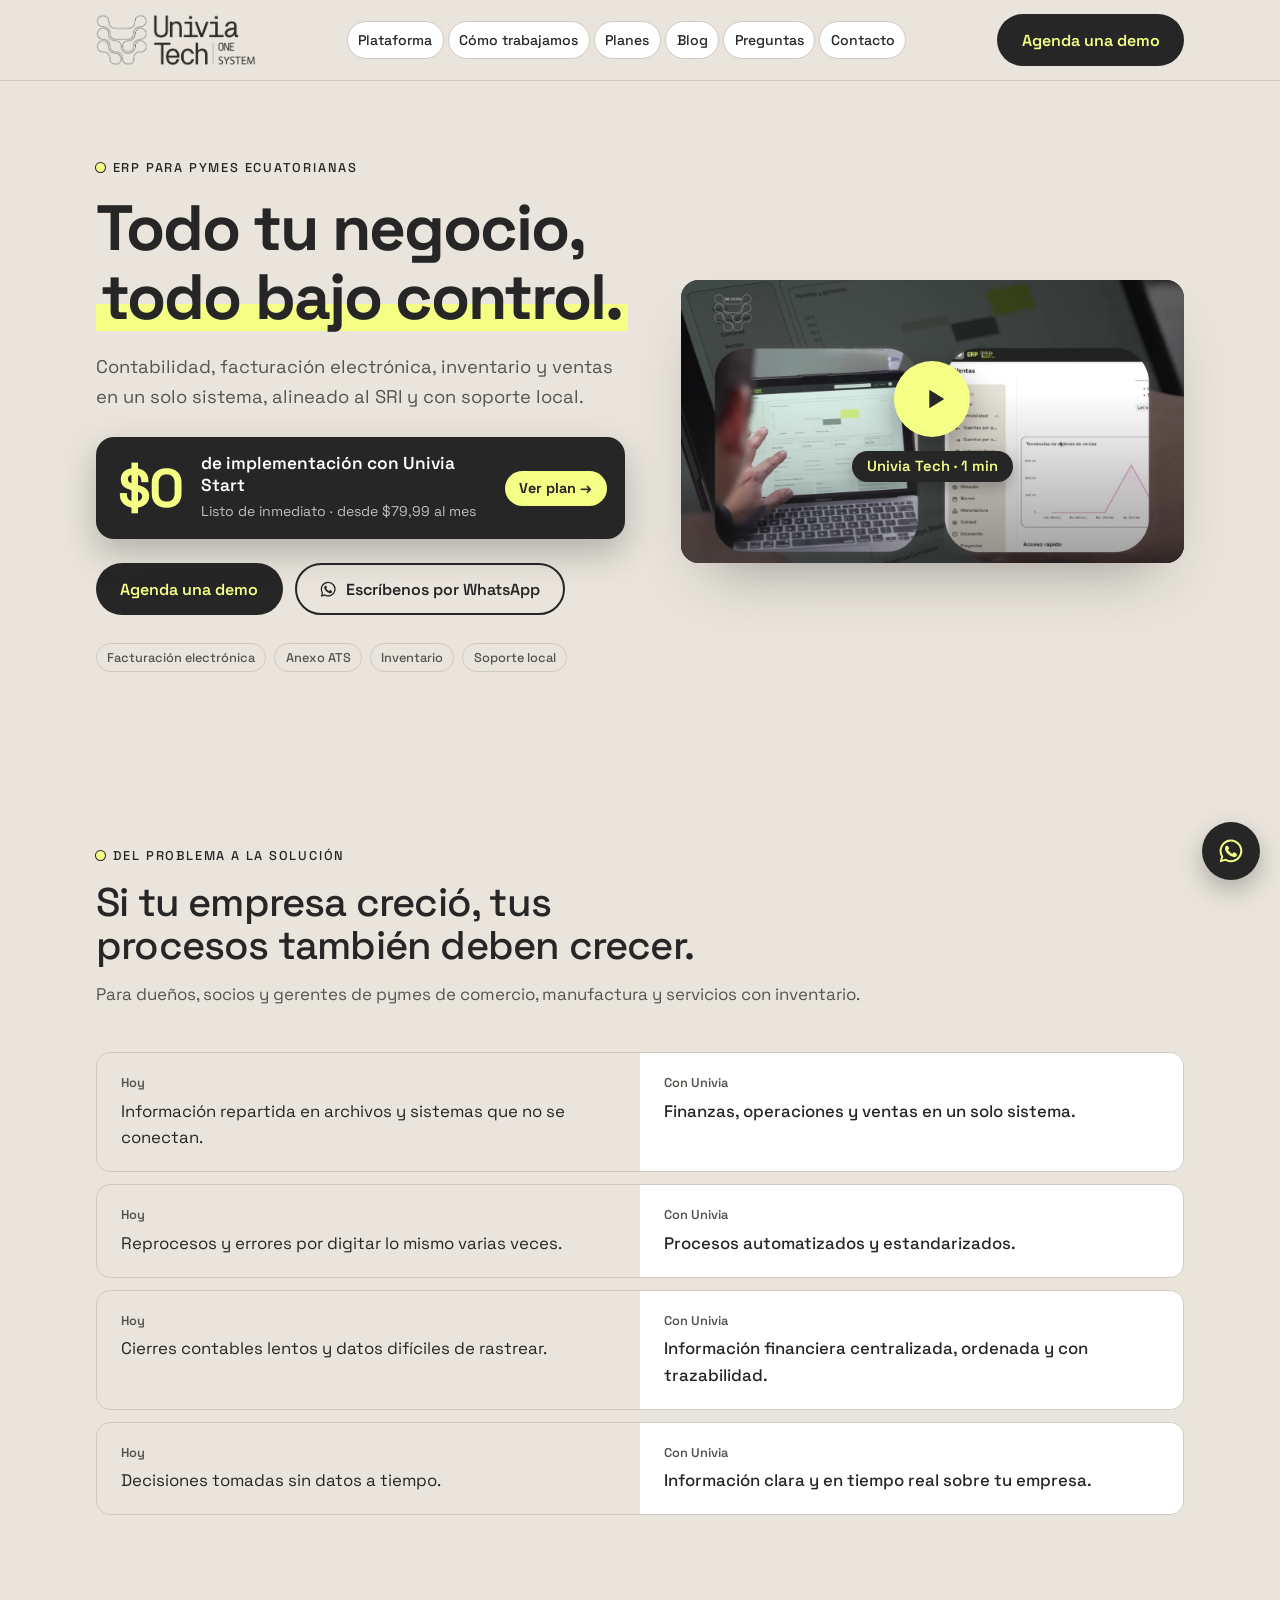
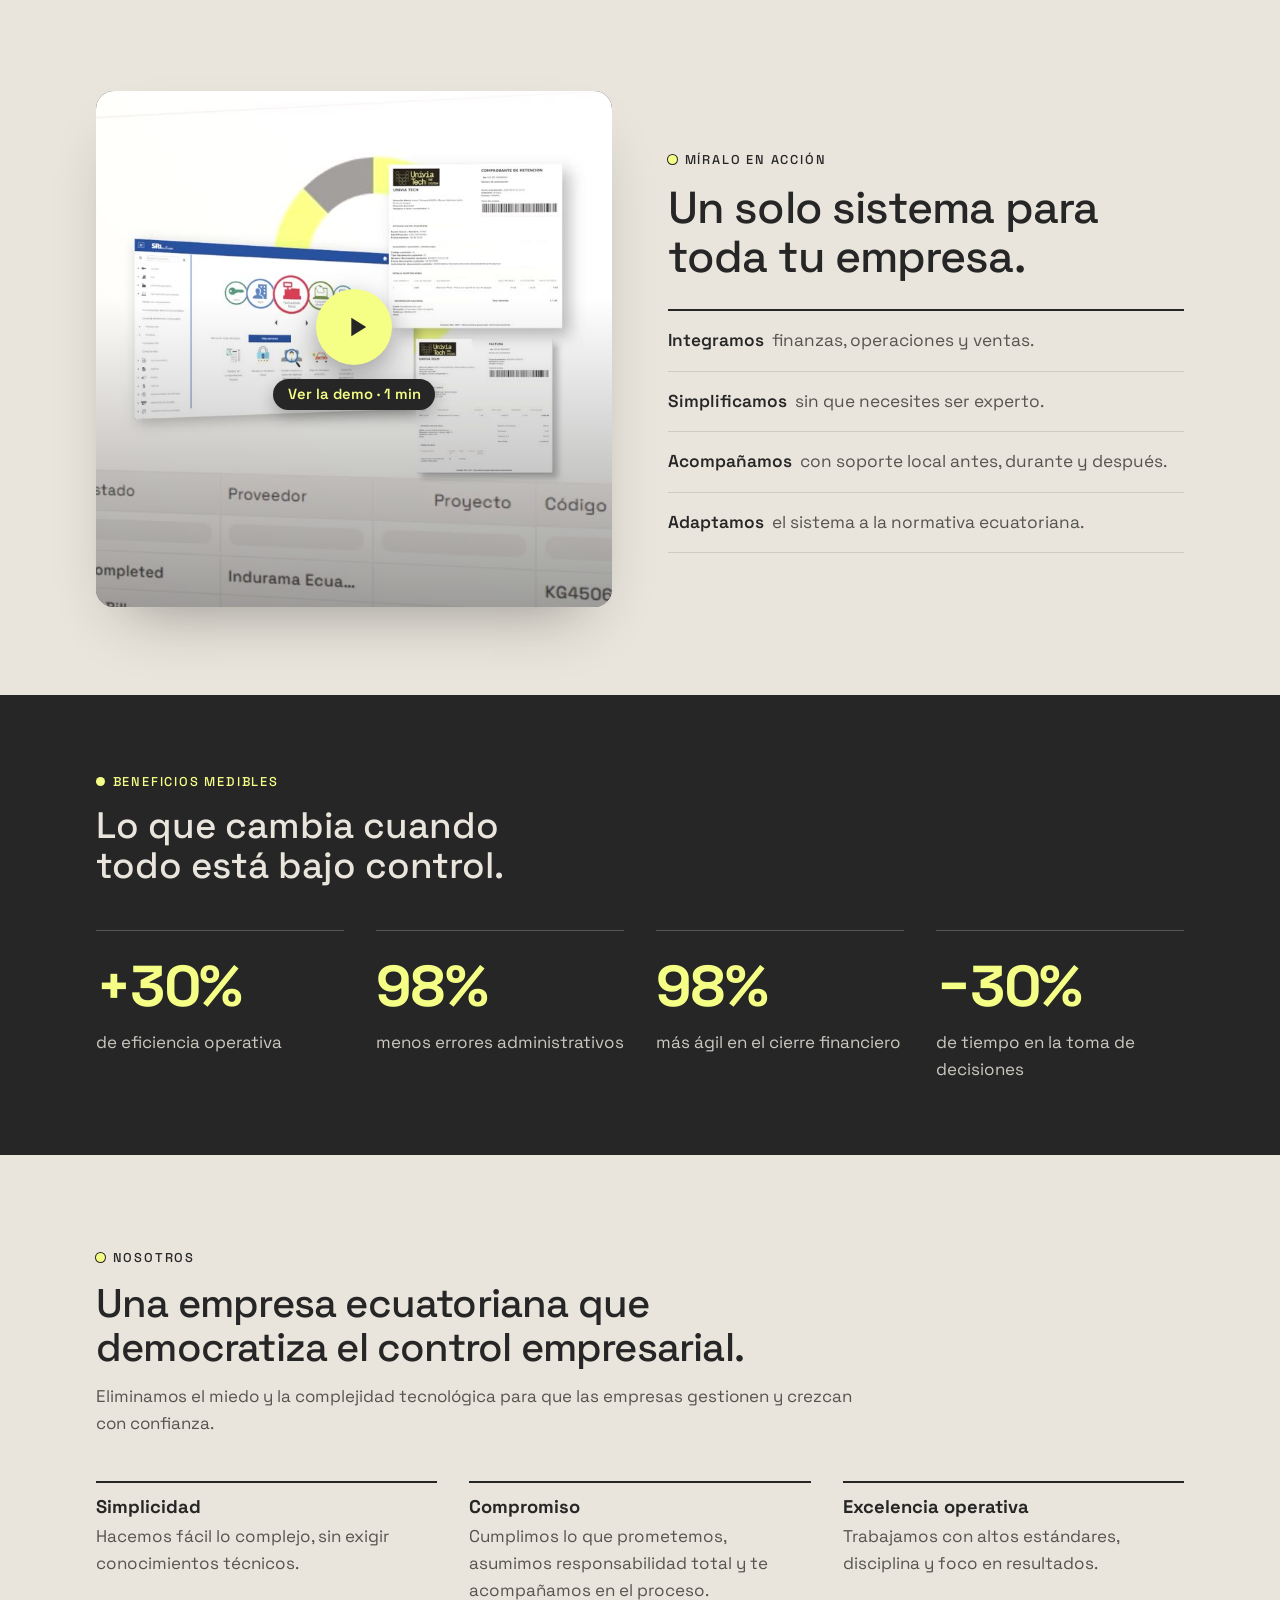
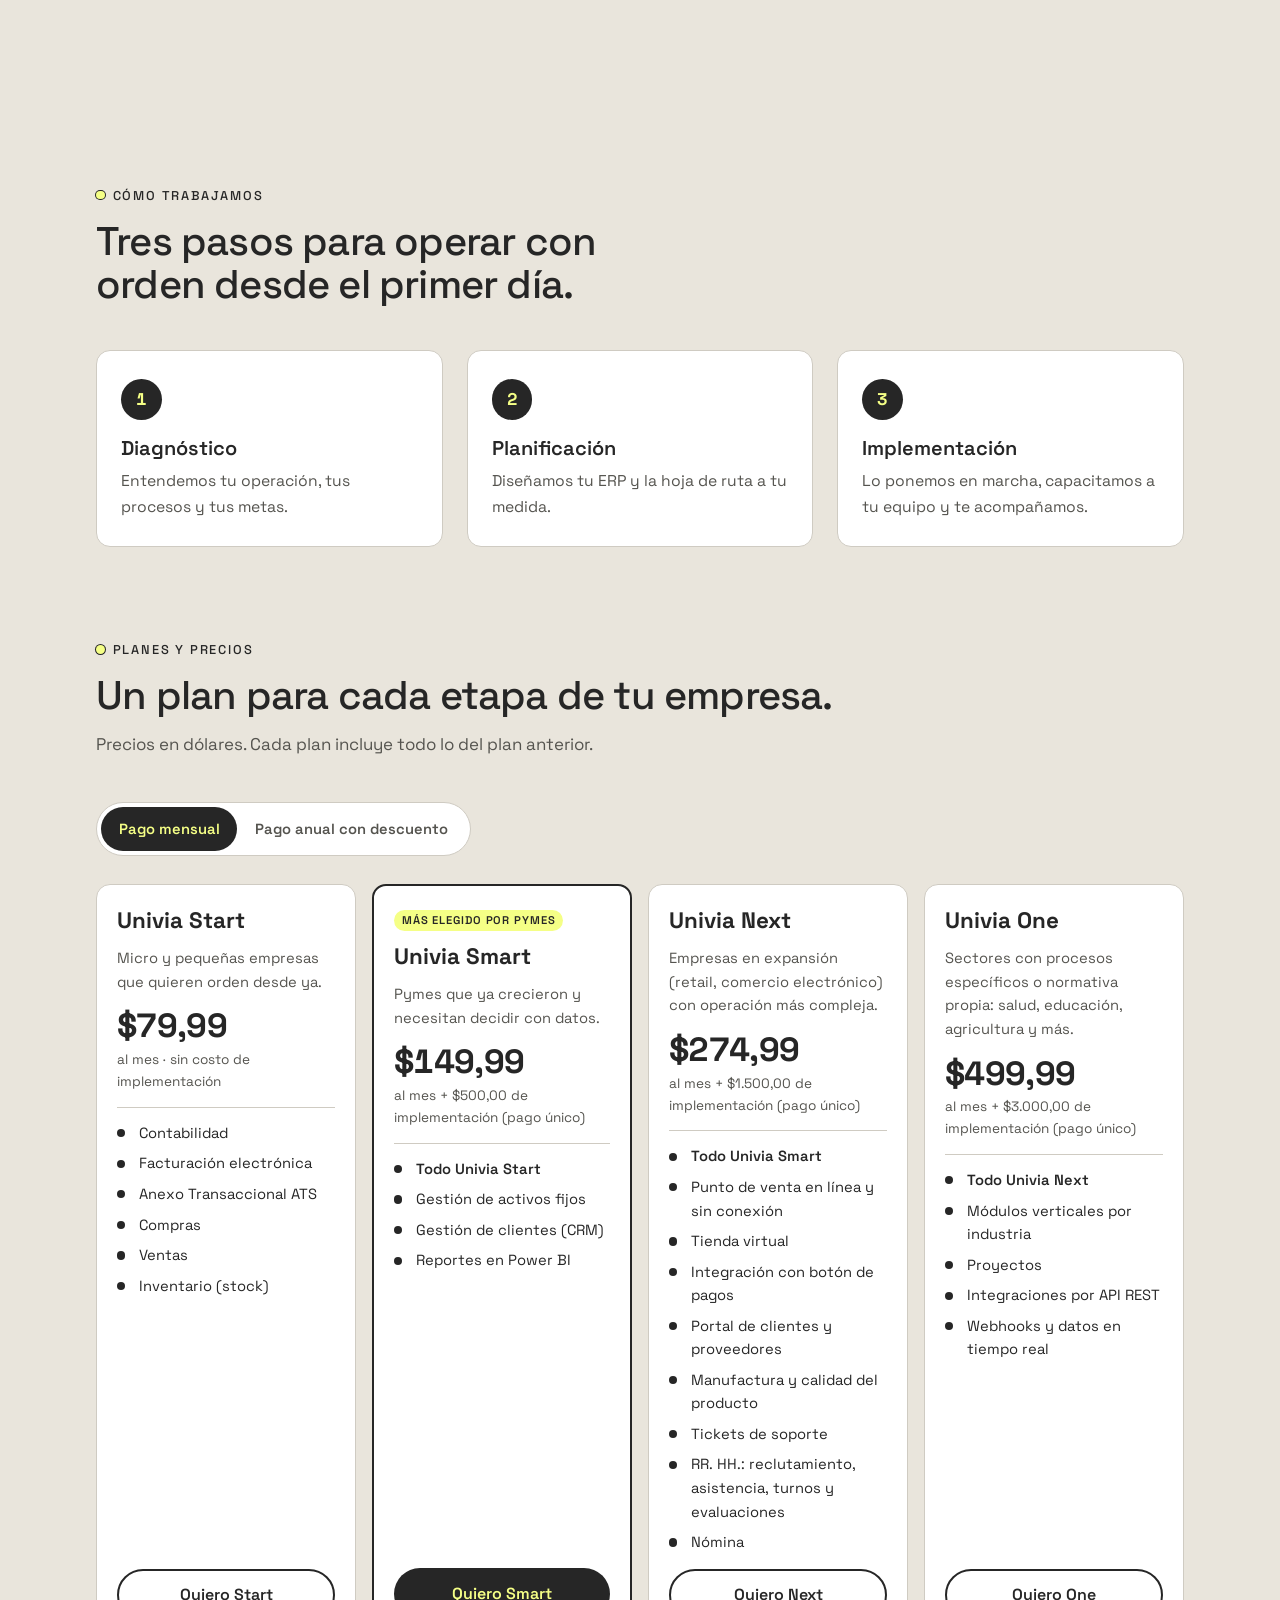
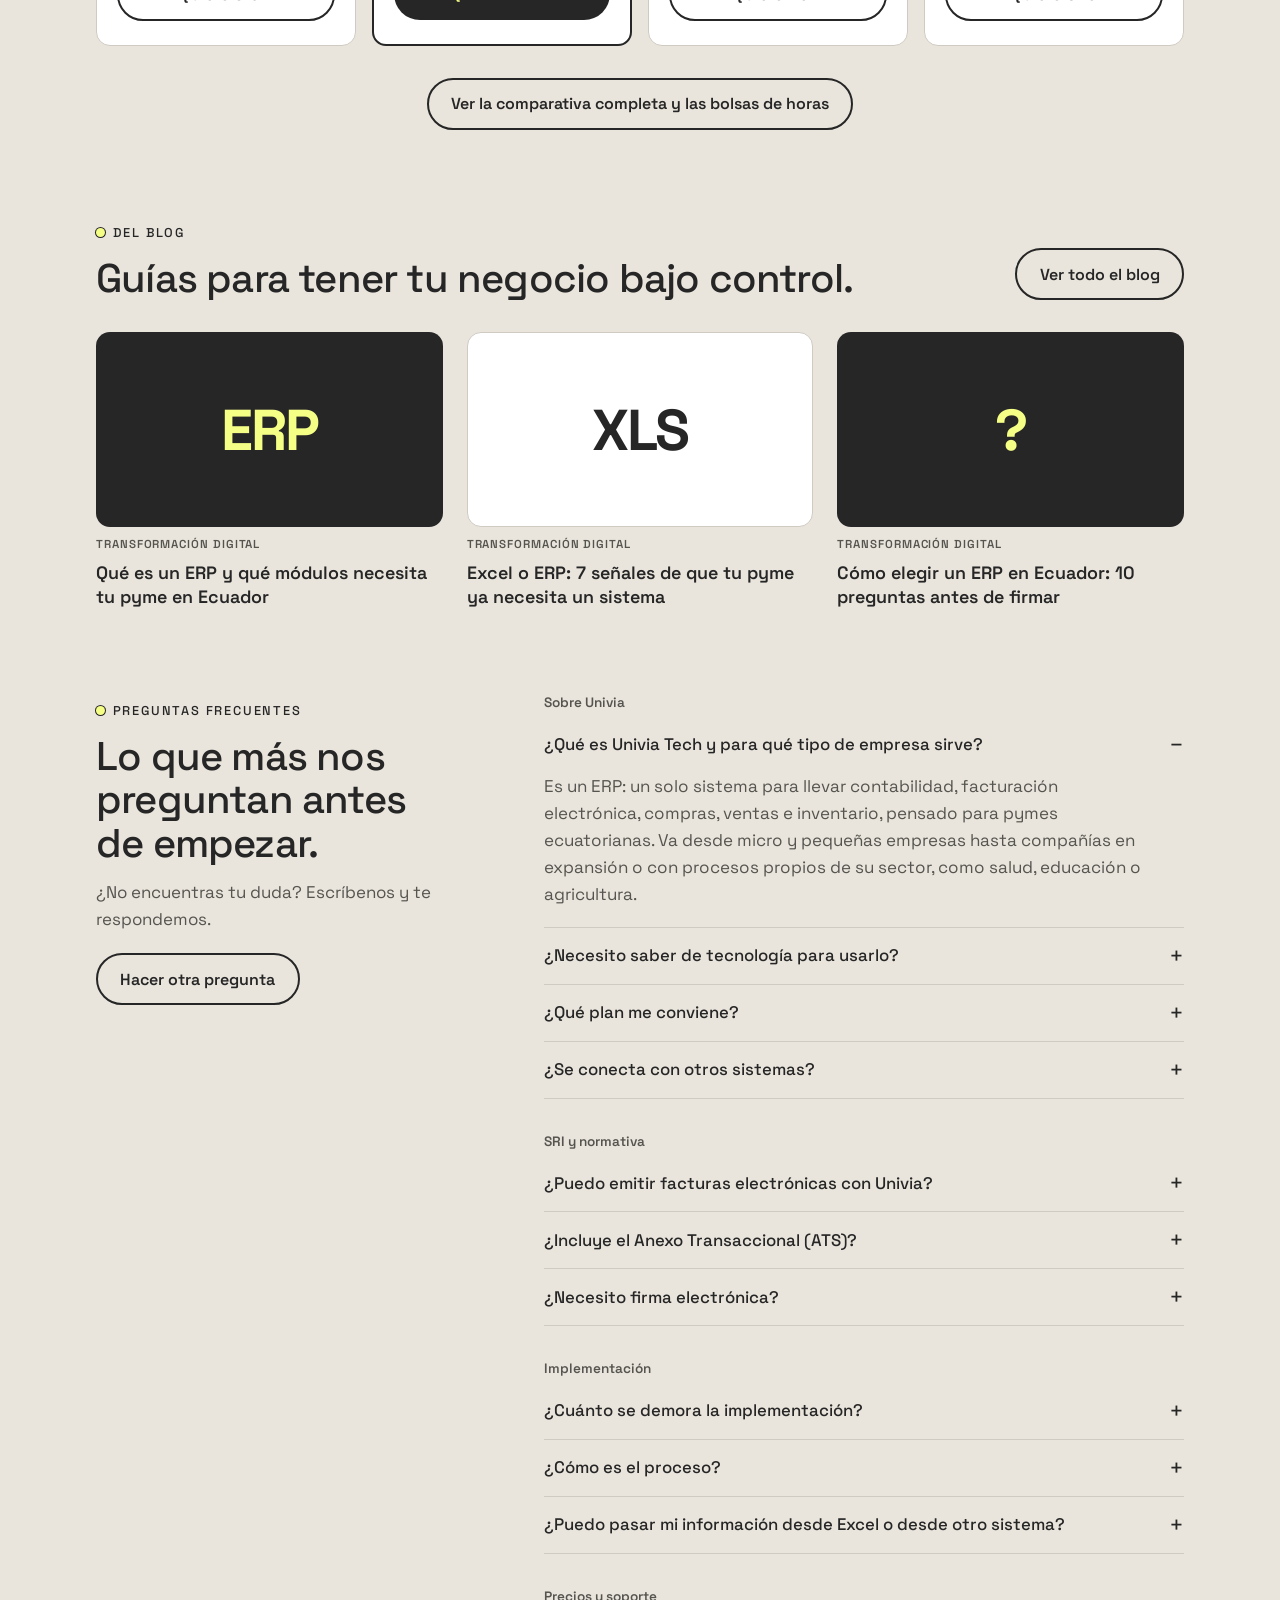
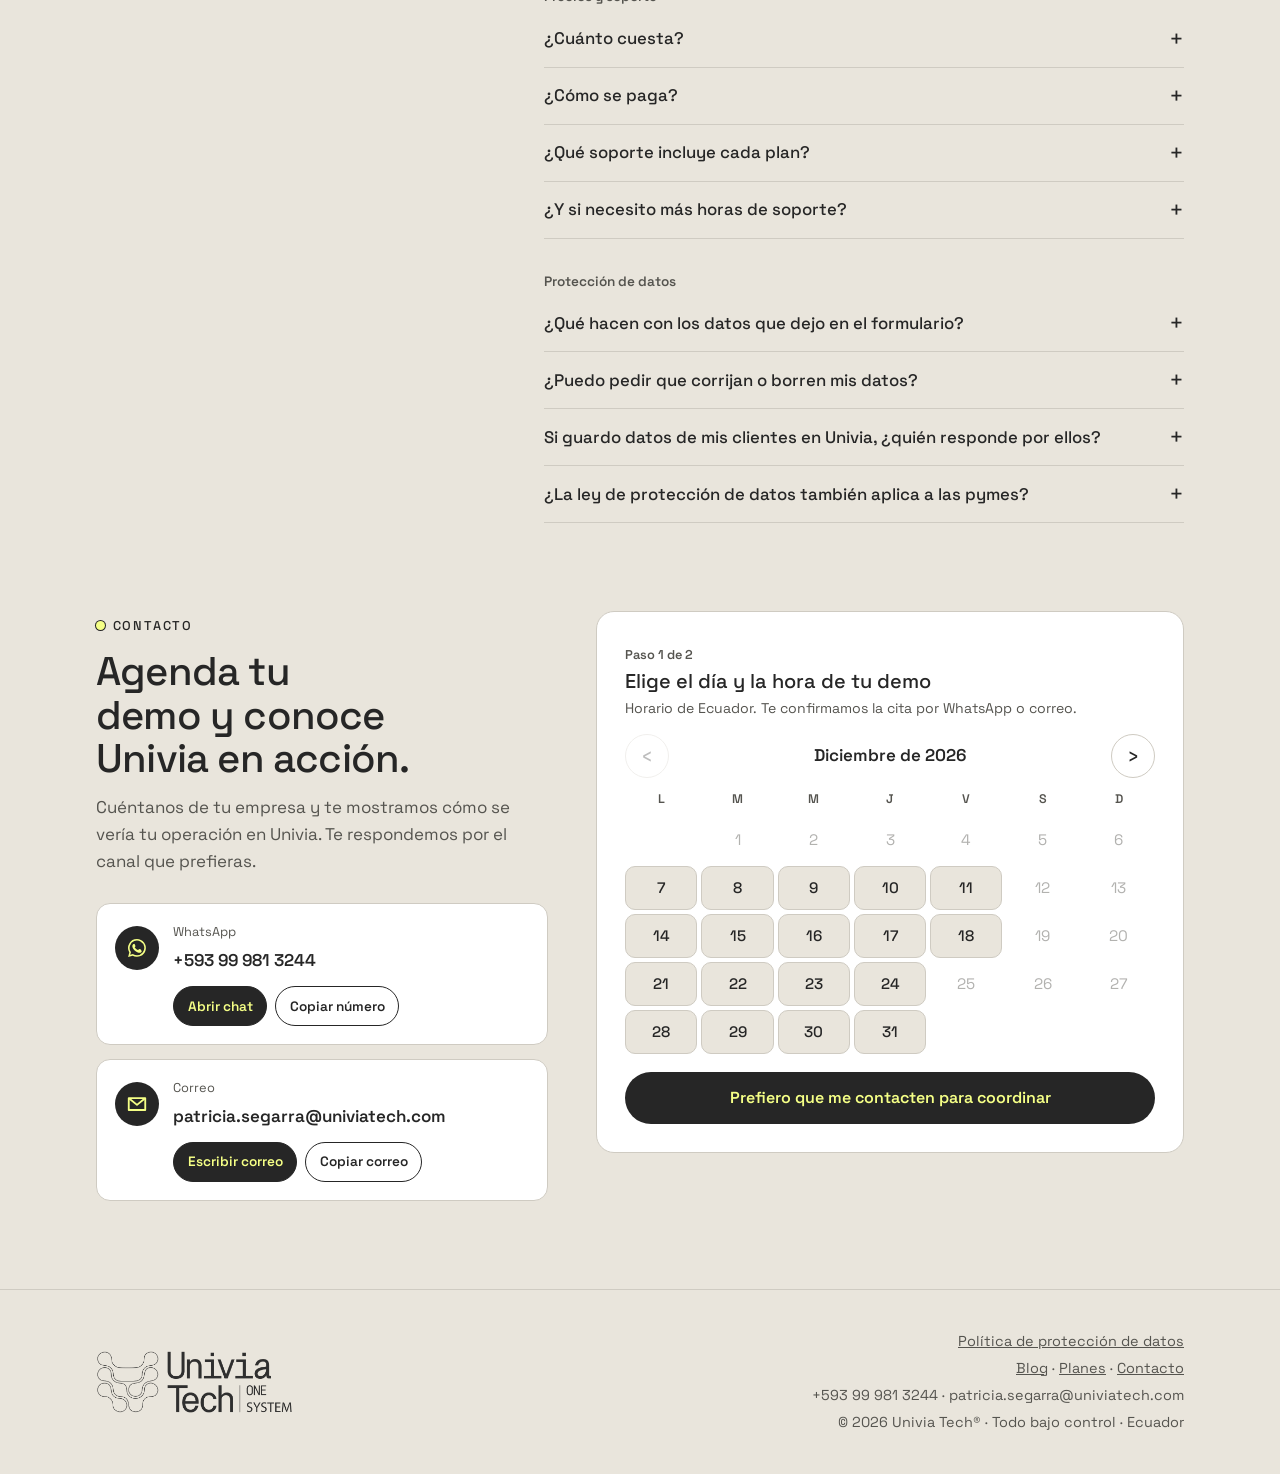
<file: index.html>
<!doctype html>
<html lang="es">
<head>
<meta charset="utf-8">
<meta name="viewport" content="width=device-width,initial-scale=1,viewport-fit=cover">
<title>Univia Tech</title>
<meta name="description" content="ERP para pymes ecuatorianas: contabilidad, facturación electrónica SRI, ATS, compras, ventas e inventario en un solo sistema, con soporte local. Desde $79,99 al mes.">

<link rel="canonical" href="https://landing.univiatech.com/">
<meta property="og:type" content="website">
<meta property="og:site_name" content="Univia Tech">
<meta property="og:locale" content="es_EC">
<meta property="og:title" content="Univia Tech: todo tu negocio, todo bajo control">
<meta property="og:description" content="Contabilidad, facturación electrónica, inventario y ventas en un solo sistema, alineado al SRI y con soporte local.">
<meta property="og:url" content="https://landing.univiatech.com/">
<meta property="og:image" content="https://landing.univiatech.com/media/portada-lanzamiento.jpg">
<meta property="og:image:width" content="1280">
<meta property="og:image:height" content="720">
<meta name="twitter:card" content="summary_large_image">
<meta name="theme-color" content="#262626">
<link rel="preconnect" href="https://fonts.googleapis.com">
<link rel="preconnect" href="https://fonts.gstatic.com" crossorigin>
<link rel="stylesheet" href="https://fonts.googleapis.com/css2?family=Space+Grotesk:wght@300;400;500;600;700&display=swap">
<meta name="robots" content="noindex,nofollow">
</head>
<body>
<style>body{margin:0}img,video{max-width:100%}[hidden]{display:none!important}:root{padding-top:env(safe-area-inset-top,0px);padding-bottom:env(safe-area-inset-bottom,0px)}</style>

<link rel="stylesheet" href="assets/css/landing.css">
<style>
/* Solo en inicio: botones del hero y bloque "oferta" */
.hero .ctas{display:flex;flex-wrap:wrap;gap:12px;margin-top:24px}
.oferta{position:relative;display:flex;align-items:center;gap:18px;margin-top:26px;padding:16px 18px 16px 22px;border-radius:18px;background:#262626;color:#e9e5dc;text-decoration:none;max-width:560px;box-shadow:0 14px 34px rgba(38,38,38,.28);overflow:hidden;transition:transform .2s,box-shadow .2s}
.oferta::before{content:"";position:absolute;inset:0;background:linear-gradient(110deg,transparent 30%,rgba(245,255,134,.16) 50%,transparent 70%);transform:translateX(-100%);animation:brillo 3.2s ease-in-out 1s infinite}
@keyframes brillo{0%{transform:translateX(-100%)}45%,100%{transform:translateX(100%)}}
.oferta:hover{transform:translateY(-2px);box-shadow:0 18px 40px rgba(38,38,38,.35)}
.oferta-num{position:relative;flex:none;font:700 clamp(2.6rem,6vw,3.4rem)/1 var(--f-display);color:#f5ff86;letter-spacing:-.03em}
.oferta-txt{position:relative;display:grid;gap:4px;min-width:0}
.oferta-txt strong{font-size:1.08rem;font-weight:600;color:#fff;line-height:1.25}
.oferta-txt small{font-size:.88rem;color:#bfbfbd}
.oferta-ir{position:relative;flex:none;margin-left:auto;background:#f5ff86;color:#262626;font:700 .9rem var(--f-body);padding:.6em 1em;border-radius:999px;white-space:nowrap}
@media (prefers-reduced-motion:reduce){.oferta::before{animation:none}}
@media (max-width:520px){.oferta{flex-wrap:wrap;gap:10px 14px;padding:16px}.oferta-ir{margin-left:0;flex:1 1 100%;text-align:center}}
</style>



<script type="application/ld+json" id="faq-ld">{"@context": "https://schema.org", "@type": "FAQPage", "mainEntity": [{"@type": "Question", "name": "¿Qué es Univia Tech y para qué tipo de empresa sirve?", "acceptedAnswer": {"@type": "Answer", "text": "Es un ERP: un solo sistema para llevar contabilidad, facturación electrónica, compras, ventas e inventario, pensado para pymes ecuatorianas. Va desde micro y pequeñas empresas hasta compañías en expansión o con procesos propios de su sector, como salud, educación o agricultura."}}, {"@type": "Question", "name": "¿Necesito saber de tecnología para usarlo?", "acceptedAnswer": {"@type": "Answer", "text": "No. Univia está diseñado para usarse sin ser experto en tecnología, y cada plan incluye horas de soporte y capacitación para tu equipo."}}, {"@type": "Question", "name": "¿Qué plan me conviene?", "acceptedAnswer": {"@type": "Answer", "text": "Start sirve si quieres ordenar lo básico: contabilidad, facturación, ATS, compras, ventas e inventario. Smart suma activos fijos, gestión de clientes y reportes en Power BI. Next agrega punto de venta, tienda virtual, manufactura, recursos humanos y nómina. One añade módulos por industria, proyectos e integraciones. Si tienes dudas, en la demo te decimos cuál se ajusta a tu operación."}}, {"@type": "Question", "name": "¿Se conecta con otros sistemas?", "acceptedAnswer": {"@type": "Answer", "text": "Sí. Smart incluye reportes en Power BI, Next incluye integración con botón de pagos y One incluye integraciones por API REST y webhooks con datos en tiempo real. Los desarrollos a medida y las integraciones complejas se revisan aparte."}}, {"@type": "Question", "name": "¿Puedo emitir facturas electrónicas con Univia?", "acceptedAnswer": {"@type": "Answer", "text": "Sí. La facturación electrónica viene incluida desde el plan Start y el sistema está alineado a la normativa ecuatoriana."}}, {"@type": "Question", "name": "¿Incluye el Anexo Transaccional (ATS)?", "acceptedAnswer": {"@type": "Answer", "text": "Sí, desde el plan Start, integrado con tu contabilidad, compras y ventas."}}, {"@type": "Question", "name": "¿Necesito firma electrónica?", "acceptedAnswer": {"@type": "Answer", "text": "Sí. Para emitir comprobantes electrónicos en Ecuador necesitas RUC activo y firma electrónica vigente, que se obtiene con una entidad de certificación autorizada. Te acompañamos para dejarla lista durante la implementación."}}, {"@type": "Question", "name": "¿Cuánto se demora la implementación?", "acceptedAnswer": {"@type": "Answer", "text": "Con Univia Start empiezas de inmediato. Smart toma 5 días laborables, Next 30 y One 60."}}, {"@type": "Question", "name": "¿Cómo es el proceso?", "acceptedAnswer": {"@type": "Answer", "text": "Tiene tres pasos: analizamos tu operación, planificamos la solución según tus prioridades y luego implementamos, capacitamos a tu equipo y te seguimos acompañando."}}, {"@type": "Question", "name": "¿Puedo pasar mi información desde Excel o desde otro sistema?", "acceptedAnswer": {"@type": "Answer", "text": "En el diagnóstico revisamos qué información tienes, en qué estado está y definimos qué se carga y cómo. Ayuda mucho llegar con tus listados de clientes, proveedores y productos actualizados y sin duplicados."}}, {"@type": "Question", "name": "¿Cuánto cuesta?", "acceptedAnswer": {"@type": "Answer", "text": "Start cuesta $79,99 al mes, Smart $149,99, Next $274,99 y One $499,99. Univia Start no tiene costo de implementación; en los demás se paga una sola vez: $500 en Smart, $1.500 en Next y $3.000 en One."}}, {"@type": "Question", "name": "¿Cómo se paga?", "acceptedAnswer": {"@type": "Answer", "text": "No somos un proveedor más, somos tus aliados estratégicos y buscamos la manera de adaptarnos a tu flujo de caja. La mensualidad se paga hasta el quinto día hábil de cada mes y, si pagas el año por anticipado, tienes descuento: 5 % en Start, 10 % en Smart, 12 % en Next y 15 % en One."}}, {"@type": "Question", "name": "¿Qué soporte incluye cada plan?", "acceptedAnswer": {"@type": "Answer", "text": "Soporte local antes, durante y después de implementar. Vienen incluidas 8 horas de soporte y capacitación en Start, 24 en Smart y 32 en Next y One."}}, {"@type": "Question", "name": "¿Y si necesito más horas de soporte?", "acceptedAnswer": {"@type": "Answer", "text": "La hora individual cuesta $40. También hay bolsas prepagadas: 50 horas a $36 cada una y 100 horas a $34 cada una. Tienes 1 año para usarlas desde la activación."}}, {"@type": "Question", "name": "¿Qué hacen con los datos que dejo en el formulario?", "acceptedAnswer": {"@type": "Answer", "text": "Los usamos solo para atender tu solicitud y darle seguimiento. No los vendemos. Todo el detalle está en nuestra Política de protección de datos."}}, {"@type": "Question", "name": "¿Puedo pedir que corrijan o borren mis datos?", "acceptedAnswer": {"@type": "Answer", "text": "Sí, y es gratis. Escríbenos a patricia.segarra@univiatech.com y te respondemos en máximo 10 días hábiles, como manda la Ley Orgánica de Protección de Datos Personales. También puedes retirar tu autorización cuando quieras, sin dar explicaciones."}}, {"@type": "Question", "name": "Si guardo datos de mis clientes en Univia, ¿quién responde por ellos?", "acceptedAnswer": {"@type": "Answer", "text": "Tu empresa decide para qué se usan esos datos, así que ante la ley es la responsable del tratamiento. Univia actúa como encargado: los trata solo para prestarte el servicio y según lo que acordemos en el contrato."}}, {"@type": "Question", "name": "¿La ley de protección de datos también aplica a las pymes?", "acceptedAnswer": {"@type": "Answer", "text": "Sí. La ley no exime a una empresa por ser pequeña: aplica a quien trate datos personales en Ecuador. Las multas se calculan sobre el volumen de negocio. Revisa tu caso con tu asesor legal; la autoridad encargada es la Superintendencia de Protección de Datos Personales."}}]}</script>
<script type="application/ld+json">
{
  "@context":"https://schema.org",
  "@graph":[
    {"@type":"Organization","@id":"https://univiatech.com/#org","name":"Univia Tech","url":"https://univiatech.com/","logo":"https://univiatech.com/media/logo-mask.png","email":"patricia.segarra@univiatech.com","telephone":"+593999813244","areaServed":"EC","slogan":"Todo bajo control"},
    {"@type":"SoftwareApplication","name":"Univia Tech ERP","applicationCategory":"BusinessApplication","operatingSystem":"Web","inLanguage":"es-EC","publisher":{"@id":"https://univiatech.com/#org"},
     "description":"ERP para pymes ecuatorianas: contabilidad, facturación electrónica, ATS, compras, ventas e inventario en un solo sistema.",
     "offers":[
       {"@type":"Offer","name":"Univia Start","price":"79.99","priceCurrency":"USD"},
       {"@type":"Offer","name":"Univia Smart","price":"149.99","priceCurrency":"USD"},
       {"@type":"Offer","name":"Univia Next","price":"274.99","priceCurrency":"USD"},
       {"@type":"Offer","name":"Univia One","price":"499.99","priceCurrency":"USD"}]}
  ]
}
</script>
<div id="err" role="alert" hidden></div>
<div class="toast" id="toast" role="status" hidden></div>

<svg width="0" height="0" style="position:absolute" aria-hidden="true">
  <symbol id="i-wa" viewBox="0 0 24 24"><path fill="currentColor" d="M12 2.2a9.7 9.7 0 0 0-8.4 14.6L2.3 21.7l5-1.3A9.7 9.7 0 1 0 12 2.2Zm0 17.7c-1.5 0-2.9-.4-4.1-1.1l-.3-.2-3 .8.8-2.9-.2-.3A8 8 0 1 1 12 19.9Zm4.4-6c-.2-.1-1.4-.7-1.7-.8-.2-.1-.4-.1-.5.1l-.8 1c-.1.2-.3.2-.5.1a6.6 6.6 0 0 1-3.3-2.9c-.2-.4.2-.4.7-1.3.1-.2 0-.3 0-.4l-.8-1.8c-.2-.5-.4-.4-.5-.4h-.5c-.2 0-.4.1-.7.3-.2.3-.9.9-.9 2.2s.9 2.5 1 2.7c.1.2 1.8 2.8 4.4 3.9 1.6.7 2.3.8 3.1.6.5-.1 1.4-.6 1.6-1.1.2-.6.2-1 .1-1.1l-.5-.2Z"/></symbol>
  <symbol id="i-mail" viewBox="0 0 24 24"><path fill="none" stroke="currentColor" stroke-width="2" stroke-linejoin="round" d="M3 5.5h18v13H3z"/><path fill="none" stroke="currentColor" stroke-width="2" stroke-linejoin="round" d="m3.5 6 8.5 7 8.5-7"/></symbol>
</svg>

<header class="top">
  <div class="wrap nav">
    <a class="logo" href="#inicio" aria-label="Univia Tech, inicio"><span class="brand" role="img" aria-label="Univia Tech One System"></span></a>
    <ul>
      <li><a href="plataforma/">Plataforma</a></li>
      <li><a href="#como">Cómo trabajamos</a></li>
      <li><a href="planes/">Planes</a></li>
      <li><a href="blog/">Blog</a></li>
      <li><a href="#preguntas">Preguntas</a></li>
      <li><a href="#contacto">Contacto</a></li>
    </ul>
    <div class="nav-right">
      <a class="btn btn-ghost js-erp erp-top" hidden target="_blank" rel="noopener">Ingresar</a>
      <a class="btn btn-primary" href="#contacto">Agenda una demo</a>
      <button type="button" class="burger" id="burger" aria-expanded="false" aria-controls="mobile-menu" aria-label="Abrir menú">
        <svg class="bars" viewBox="0 0 24 24" aria-hidden="true"><path d="M4 7h16M4 12h16M4 17h16" stroke="currentColor" stroke-width="2" stroke-linecap="round"/></svg>
        <svg class="x" viewBox="0 0 24 24" aria-hidden="true"><path d="M6 6l12 12M18 6 6 18" stroke="currentColor" stroke-width="2" stroke-linecap="round"/></svg>
      </button>
    </div>
  </div>
  <nav class="mobile-menu" id="mobile-menu" aria-label="Menú" hidden>
    <div class="wrap">
      <ul>
        <li><a href="plataforma/">Plataforma</a></li>
        <li><a href="#como">Cómo trabajamos</a></li>
        <li><a href="planes/">Planes y precios</a></li>
        <li><a href="blog/">Blog</a></li>
        <li><a href="#preguntas">Preguntas frecuentes</a></li>
        <li><a href="#contacto">Contacto</a></li>
      </ul>
      <a class="btn btn-primary" href="#contacto">Agenda una demo</a>
      <a class="btn btn-ghost js-erp" hidden target="_blank" rel="noopener">Ingresar al ERP</a>
    </div>
  </nav>
</header>

<main id="inicio">
  <section class="hero">
    <div class="wrap hero-grid">
      <div>
        <span class="eyebrow">ERP para pymes ecuatorianas</span>
        <h1>Todo tu negocio, <em>todo bajo control.</em></h1>
        <p class="lead">Contabilidad, facturación electrónica, inventario y ventas en un solo sistema, alineado al SRI y con soporte local.</p>
        <a class="oferta" href="planes/"><span class="oferta-num">$0</span><span class="oferta-txt"><strong>de implementación con Univia Start</strong><small>Listo de inmediato · desde $79,99 al mes</small></span><span class="oferta-ir">Ver plan <span aria-hidden="true">→</span></span></a>
        <div class="ctas">
          <a class="btn btn-primary" href="#contacto">Agenda una demo</a>
          <a class="btn btn-ghost js-wa" href="#" target="_blank" rel="noopener"><svg aria-hidden="true"><use href="#i-wa"/></svg>Escríbenos por WhatsApp</a>
        </div>
        <ul class="chips" aria-label="Incluido desde el plan Start">
          <li>Facturación electrónica</li>
          <li>Anexo ATS</li>
          <li>Inventario</li>
          <li>Soporte local</li>
        </ul>
      </div>

      <figure class="vid vid-wide">
        <video playsinline preload="none" poster="media/portada-lanzamiento.jpg" aria-label="Video de lanzamiento de Univia Tech">
          <source src="media/lanzamiento.mp4" type="video/mp4">
        </video>
        <button type="button" class="play" aria-label="Ver el video de Univia Tech"><svg viewBox="0 0 24 24" aria-hidden="true"><path fill="currentColor" d="M8 5.5v13l10.5-6.5z"/></svg><span>Univia Tech · 1 min</span></button>
      </figure>
    </div>
  </section>

  <section class="block" id="problema">
    <div class="wrap">
      <div class="sec-head">
        <span class="eyebrow">Del problema a la solución</span>
        <h2>Si tu empresa creció, tus procesos también deben crecer.</h2>
        <p>Para dueños, socios y gerentes de pymes de comercio, manufactura y servicios con inventario.</p>
      </div>
      <ul class="ps">
        <li><div><small>Hoy</small><p>Información repartida en archivos y sistemas que no se conectan.</p></div><div><small>Con Univia</small><p>Finanzas, operaciones y ventas en un solo sistema.</p></div></li>
        <li><div><small>Hoy</small><p>Reprocesos y errores por digitar lo mismo varias veces.</p></div><div><small>Con Univia</small><p>Procesos automatizados y estandarizados.</p></div></li>
        <li><div><small>Hoy</small><p>Cierres contables lentos y datos difíciles de rastrear.</p></div><div><small>Con Univia</small><p>Información financiera centralizada, ordenada y con trazabilidad.</p></div></li>
        <li><div><small>Hoy</small><p>Decisiones tomadas sin datos a tiempo.</p></div><div><small>Con Univia</small><p>Información clara y en tiempo real sobre tu empresa.</p></div></li>
      </ul>
    </div>
  </section>

  <section class="block" id="que-hacemos">
    <div class="wrap demo-grid">
      <div class="demo-media">
        <figure class="vid vid-square">
          <video playsinline preload="none" poster="media/portada-demo-cuadrado.jpg" aria-label="Demo del sistema Univia Tech">
            <source src="media/demo-cuadrado.mp4" type="video/mp4">
          </video>
          <button type="button" class="play" aria-label="Ver la demo del sistema"><svg viewBox="0 0 24 24" aria-hidden="true"><path fill="currentColor" d="M8 5.5v13l10.5-6.5z"/></svg><span>Ver la demo · 1 min</span></button>
        </figure>
        <figure class="vid vid-vertical">
          <video playsinline preload="none" poster="media/portada-demo-vertical.jpg" aria-label="Demo del sistema Univia Tech">
            <source src="media/demo-vertical.mp4" type="video/mp4">
          </video>
          <button type="button" class="play" aria-label="Ver la demo del sistema"><svg viewBox="0 0 24 24" aria-hidden="true"><path fill="currentColor" d="M8 5.5v13l10.5-6.5z"/></svg><span>Ver la demo · 1 min</span></button>
        </figure>
      </div>
      <div>
        <span class="eyebrow">Míralo en acción</span>
        <h2 class="demo-title">Un solo sistema para toda tu empresa.</h2>
        <ul class="pills-list">
          <li><b>Integramos</b> finanzas, operaciones y ventas.</li>
          <li><b>Simplificamos</b> sin que necesites ser experto.</li>
          <li><b>Acompañamos</b> con soporte local antes, durante y después.</li>
          <li><b>Adaptamos</b> el sistema a la normativa ecuatoriana.</li>
        </ul>
      </div>
    </div>
  </section>

  <section class="band" id="resultados">
    <div class="wrap">
      <span class="eyebrow">Beneficios medibles</span>
      <h2>Lo que cambia cuando todo está bajo control.</h2>
      <div class="stats">
        <div class="stat"><b>+30%</b><span>de eficiencia operativa</span></div>
        <div class="stat"><b>98%</b><span>menos errores administrativos</span></div>
        <div class="stat"><b>98%</b><span>más ágil en el cierre financiero</span></div>
        <div class="stat"><b>−30%</b><span>de tiempo en la toma de decisiones</span></div>
      </div>
    </div>
  </section>

  <section class="block" id="nosotros">
    <div class="wrap">
      <div class="sec-head">
        <span class="eyebrow">Nosotros</span>
        <h2>Una empresa ecuatoriana que democratiza el control empresarial.</h2>
        <p>Eliminamos el miedo y la complejidad tecnológica para que las empresas gestionen y crezcan con confianza.</p>
      </div>
      <div class="difs">
        <div><h3>Simplicidad</h3><p>Hacemos fácil lo complejo, sin exigir conocimientos técnicos.</p></div>
        <div><h3>Compromiso</h3><p>Cumplimos lo que prometemos, asumimos responsabilidad total y te acompañamos en el proceso.</p></div>
        <div><h3>Excelencia operativa</h3><p>Trabajamos con altos estándares, disciplina y foco en resultados.</p></div>
      </div>
    </div>
  </section>

  <section class="block" id="como">
    <div class="wrap">
      <div class="sec-head">
        <span class="eyebrow">Cómo trabajamos</span>
        <h2>Tres pasos para operar con orden desde el primer día.</h2>
      </div>
      <ol class="steps">
        <li class="step"><span class="num">1</span><h3>Diagnóstico</h3><p>Entendemos tu operación, tus procesos y tus metas.</p></li>
        <li class="step"><span class="num">2</span><h3>Planificación</h3><p>Diseñamos tu ERP y la hoja de ruta a tu medida.</p></li>
        <li class="step"><span class="num">3</span><h3>Implementación</h3><p>Lo ponemos en marcha, capacitamos a tu equipo y te acompañamos.</p></li>
      </ol>
    </div>
  </section>

  <section class="block" id="planes" style="padding-top:0">
    <div class="wrap">
      <div class="sec-head">
        <span class="eyebrow">Planes y precios</span>
        <h2>Un plan para cada etapa de tu empresa.</h2>
        <p>Precios en dólares. Cada plan incluye todo lo del plan anterior.</p>
      </div>

      <div class="billing" role="group" aria-label="Forma de pago">
        <button type="button" id="bill-m" aria-pressed="true">Pago mensual</button>
        <button type="button" id="bill-y" aria-pressed="false">Pago anual con descuento</button>
      </div>

      <div class="plans" id="plans"></div>

      <p class="ver-detalle"><a class="btn btn-ghost" href="planes/">Ver la comparativa completa y las bolsas de horas</a></p>

    </div>
  </section>

  <section class="block" id="del-blog" style="padding-top:0">
    <div class="wrap">
      <div class="blog-head">
        <div class="sec-head" style="margin-bottom:0">
          <span class="eyebrow">Del blog</span>
          <h2>Guías para tener tu negocio bajo control.</h2>
        </div>
        <a class="btn btn-ghost" href="blog/">Ver todo el blog</a>
      </div>
      <ul class="posts">
        <li><a href="blog/que-es-un-erp/"><span class="pcover">ERP</span><span class="ptag">Transformación digital</span><strong>Qué es un ERP y qué módulos necesita tu pyme en Ecuador</strong></a></li>
        <li><a href="blog/excel-o-erp/"><span class="pcover alt">XLS</span><span class="ptag">Transformación digital</span><strong>Excel o ERP: 7 señales de que tu pyme ya necesita un sistema</strong></a></li>
        <li><a href="blog/como-elegir-un-erp/"><span class="pcover">?</span><span class="ptag">Transformación digital</span><strong>Cómo elegir un ERP en Ecuador: 10 preguntas antes de firmar</strong></a></li>
      </ul>
    </div>
  </section>

  <section class="block" id="preguntas" style="padding-top:0">
    <div class="wrap faq-wrap">
      <div class="faq-side">
        <div class="sec-head" style="margin-bottom:0">
          <span class="eyebrow">Preguntas frecuentes</span>
          <h2>Lo que más nos preguntan antes de empezar.</h2>
          <p>¿No encuentras tu duda? Escríbenos y te respondemos.</p>
        </div>
        <a class="btn btn-ghost" href="#contacto">Hacer otra pregunta</a>
      </div>
      <div class="faq-list">
          <!--FAQ-->
          <div class="faq-group">
            <h3>Sobre Univia</h3>
            <details open><summary>¿Qué es Univia Tech y para qué tipo de empresa sirve?</summary><p>Es un ERP: un solo sistema para llevar contabilidad, facturación electrónica, compras, ventas e inventario, pensado para pymes ecuatorianas. Va desde micro y pequeñas empresas hasta compañías en expansión o con procesos propios de su sector, como salud, educación o agricultura.</p></details>
            <details><summary>¿Necesito saber de tecnología para usarlo?</summary><p>No. Univia está diseñado para usarse sin ser experto en tecnología, y cada plan incluye horas de soporte y capacitación para tu equipo.</p></details>
            <details><summary>¿Qué plan me conviene?</summary><p><strong>Start</strong> sirve si quieres ordenar lo básico: contabilidad, facturación, ATS, compras, ventas e inventario. <strong>Smart</strong> suma activos fijos, gestión de clientes y reportes en Power BI. <strong>Next</strong> agrega punto de venta, tienda virtual, manufactura, recursos humanos y nómina. <strong>One</strong> añade módulos por industria, proyectos e integraciones. Si tienes dudas, en la demo te decimos cuál se ajusta a tu operación.</p></details>
            <details><summary>¿Se conecta con otros sistemas?</summary><p>Sí. Smart incluye reportes en Power BI, Next incluye integración con botón de pagos y One incluye integraciones por API REST y webhooks con datos en tiempo real. Los desarrollos a medida y las integraciones complejas se revisan aparte.</p></details>
          </div>
          <div class="faq-group">
            <h3>SRI y normativa</h3>
            <details><summary>¿Puedo emitir facturas electrónicas con Univia?</summary><p>Sí. La facturación electrónica viene incluida desde el plan Start y el sistema está alineado a la normativa ecuatoriana.</p></details>
            <details><summary>¿Incluye el Anexo Transaccional (ATS)?</summary><p>Sí, desde el plan Start, integrado con tu contabilidad, compras y ventas.</p></details>
            <details><summary>¿Necesito firma electrónica?</summary><p>Sí. Para emitir comprobantes electrónicos en Ecuador necesitas RUC activo y firma electrónica vigente, que se obtiene con una entidad de certificación autorizada. Te acompañamos para dejarla lista durante la implementación.</p></details>
          </div>
          <div class="faq-group">
            <h3>Implementación</h3>
            <details><summary>¿Cuánto se demora la implementación?</summary><p>Con Univia Start empiezas de inmediato. Smart toma 5 días laborables, Next 30 y One 60.</p></details>
            <details><summary>¿Cómo es el proceso?</summary><p>Tiene tres pasos: analizamos tu operación, planificamos la solución según tus prioridades y luego implementamos, capacitamos a tu equipo y te seguimos acompañando.</p></details>
            <details><summary>¿Puedo pasar mi información desde Excel o desde otro sistema?</summary><p>En el diagnóstico revisamos qué información tienes, en qué estado está y definimos qué se carga y cómo. Ayuda mucho llegar con tus listados de clientes, proveedores y productos actualizados y sin duplicados.</p></details>
          </div>
          <div class="faq-group">
            <h3>Precios y soporte</h3>
            <details><summary>¿Cuánto cuesta?</summary><p>Start cuesta $79,99 al mes, Smart $149,99, Next $274,99 y One $499,99. Univia Start no tiene costo de implementación; en los demás se paga una sola vez: $500 en Smart, $1.500 en Next y $3.000 en One.</p></details>
            <details><summary>¿Cómo se paga?</summary><p>No somos un proveedor más, somos tus aliados estratégicos y buscamos la manera de adaptarnos a tu flujo de caja. La mensualidad se paga hasta el quinto día hábil de cada mes y, si pagas el año por anticipado, tienes descuento: 5 % en Start, 10 % en Smart, 12 % en Next y 15 % en One.</p></details>
            <details><summary>¿Qué soporte incluye cada plan?</summary><p>Soporte local antes, durante y después de implementar. Vienen incluidas 8 horas de soporte y capacitación en Start, 24 en Smart y 32 en Next y One.</p></details>
            <details><summary>¿Y si necesito más horas de soporte?</summary><p>La hora individual cuesta $40. También hay bolsas prepagadas: 50 horas a $36 cada una y 100 horas a $34 cada una. Tienes 1 año para usarlas desde la activación.</p></details>
          </div>
          <div class="faq-group">
            <h3>Protección de datos</h3>
            <details><summary>¿Qué hacen con los datos que dejo en el formulario?</summary><p>Los usamos solo para atender tu solicitud y darle seguimiento. No los vendemos. Todo el detalle está en nuestra <a href="politica-de-datos/">Política de protección de datos</a>.</p></details>
            <details><summary>¿Puedo pedir que corrijan o borren mis datos?</summary><p>Sí, y es gratis. Escríbenos a patricia.segarra@univiatech.com y te respondemos en máximo 10 días hábiles, como manda la Ley Orgánica de Protección de Datos Personales. También puedes retirar tu autorización cuando quieras, sin dar explicaciones.</p></details>
            <details><summary>Si guardo datos de mis clientes en Univia, ¿quién responde por ellos?</summary><p>Tu empresa decide para qué se usan esos datos, así que ante la ley es la responsable del tratamiento. Univia actúa como encargado: los trata solo para prestarte el servicio y según lo que acordemos en el contrato.</p></details>
            <details><summary>¿La ley de protección de datos también aplica a las pymes?</summary><p>Sí. La ley no exime a una empresa por ser pequeña: aplica a quien trate datos personales en Ecuador. Las multas se calculan sobre el volumen de negocio. Revisa tu caso con tu asesor legal; la autoridad encargada es la Superintendencia de Protección de Datos Personales.</p></details>
          </div>
          <!--/FAQ-->
      </div>
    </div>
  </section>

  <section class="block" id="contacto" style="padding-top:0">
    <div class="wrap contact">
      <div>
        <div class="sec-head" style="margin-bottom:0">
          <span class="eyebrow">Contacto</span>
          <h2>Agenda tu demo y conoce Univia en acción.</h2>
          <p>Cuéntanos de tu empresa y te mostramos cómo se vería tu operación en Univia. Te respondemos por el canal que prefieras.</p>
        </div>
        <div class="direct">
          <div class="chan">
            <span class="ico"><svg aria-hidden="true"><use href="#i-wa"/></svg></span>
            <small>WhatsApp</small>
            <span class="val" id="wa-val"></span>
            <div class="acts"><a class="mini solid js-wa" href="#" target="_blank" rel="noopener">Abrir chat</a><button type="button" class="mini" data-copy="wa">Copiar número</button></div>
          </div>
          <div class="chan">
            <span class="ico"><svg aria-hidden="true"><use href="#i-mail"/></svg></span>
            <small>Correo</small>
            <span class="val" id="mail-val"></span>
            <div class="acts"><a class="mini solid" id="mail-link" href="#">Escribir correo</a><button type="button" class="mini" data-copy="mail">Copiar correo</button></div>
          </div>
        </div>
      </div>

      <form class="lead" id="lead" novalidate>
        <div class="hp" aria-hidden="true"><label for="f-web">No llenar este campo</label><input id="f-web" name="sitio_web" tabindex="-1" autocomplete="off"></div>
        <div class="agenda" id="agenda"></div>
        <div class="paso2" id="paso2">
        <div class="field"><label for="f-nombre">Nombre</label><input id="f-nombre" name="nombre" autocomplete="name" required><span class="err"></span></div>
        <div class="field"><label for="f-empresa">Empresa</label><input id="f-empresa" name="empresa" autocomplete="organization" required><span class="err"></span></div>
        <div class="field"><label for="f-tel">Celular o WhatsApp</label><input id="f-tel" name="telefono" type="tel" autocomplete="tel" placeholder="09XXXXXXXX" required><span class="err"></span></div>
        <div class="field"><label for="f-correo">Correo</label><input id="f-correo" name="correo" type="email" autocomplete="email" required><span class="err"></span></div>
        <div class="field"><label for="f-ciudad">Ciudad <span>(opcional)</span></label><input id="f-ciudad" name="ciudad" autocomplete="address-level2"><span class="err"></span></div>
        <div class="field"><label for="f-plan">Plan de interés</label>
          <select id="f-plan" name="plan"><option>Aún no lo sé</option><option>Univia Start</option><option>Univia Smart</option><option>Univia Next</option><option>Univia One</option></select><span class="err"></span></div>
        <div class="field full"><label for="f-msg">¿Qué te gustaría resolver? <span>(opcional)</span></label><textarea id="f-msg" name="mensaje" placeholder="Ej.: llevamos el inventario en Excel y la facturación en otro sistema"></textarea></div>
        <div class="field full consent"><label class="check"><input type="checkbox" id="f-consent" name="consent" required><span>Autorizo a Univia Tech a usar estos datos para atender mi solicitud, como explica la <a href="politica-de-datos/">Política de protección de datos</a>, incluidos los proveedores que allí se indican.</span></label><span class="err"></span></div>
        <div class="form-actions">
          <button type="submit" class="btn btn-primary" data-via="wa"><svg aria-hidden="true"><use href="#i-wa"/></svg>Enviar por WhatsApp</button>
          <button type="submit" class="btn btn-ghost" data-via="formulario"><svg aria-hidden="true"><use href="#i-mail"/></svg>Solo enviar solicitud</button>
        </div>
        <p class="form-note">Puedes pedir que corrijamos o eliminemos tus datos cuando quieras.</p>
        <div class="result" id="result" hidden>
          <span id="result-text"></span>
          <pre id="result-msg"></pre>
          <div id="result-acciones"><button type="button" class="mini" id="copy-msg">Copiar mensaje</button> <a class="mini solid" id="result-wa" target="_blank" rel="noopener" hidden>Enviar por WhatsApp</a></div>
        </div>
      </div>
      </form>
    </div>
  </section>
</main>

<a class="wa-float js-wa" href="#" target="_blank" rel="noopener" aria-label="Escríbenos por WhatsApp"><svg aria-hidden="true"><use href="#i-wa"/></svg></a>

<footer>
  <div class="wrap">
    <span class="brand" role="img" aria-label="Univia Tech One System"></span>
    <div class="fcontact">
      <a class="js-erp" hidden target="_blank" rel="noopener">Ingresar al ERP</a>
      <span><a href="politica-de-datos/">Política de protección de datos</a></span>
      <span><a href="blog/">Blog</a> · <a href="#planes">Planes</a> · <a href="#contacto">Contacto</a></span>
      <span id="foot-contact"></span>
      <span>© 2026 Univia Tech® · Todo bajo control · Ecuador</span>
    </div>
  </div>
</footer>

<script src="assets/js/agenda.js?v=2026-11-17b"></script>
<script src="assets/js/landing.js?v=2026-11-17b"></script>



<script src="https://qa.univiatech.com/assets/app_univia_plataforma/js/lead.js?v=2026-11-17b" data-erp="https://qa.univiatech.com" data-canal="landing-univia" defer></script>
<script src="seguimiento.js?v=2026-11-17b" defer></script>
</body>
</html>
</file>
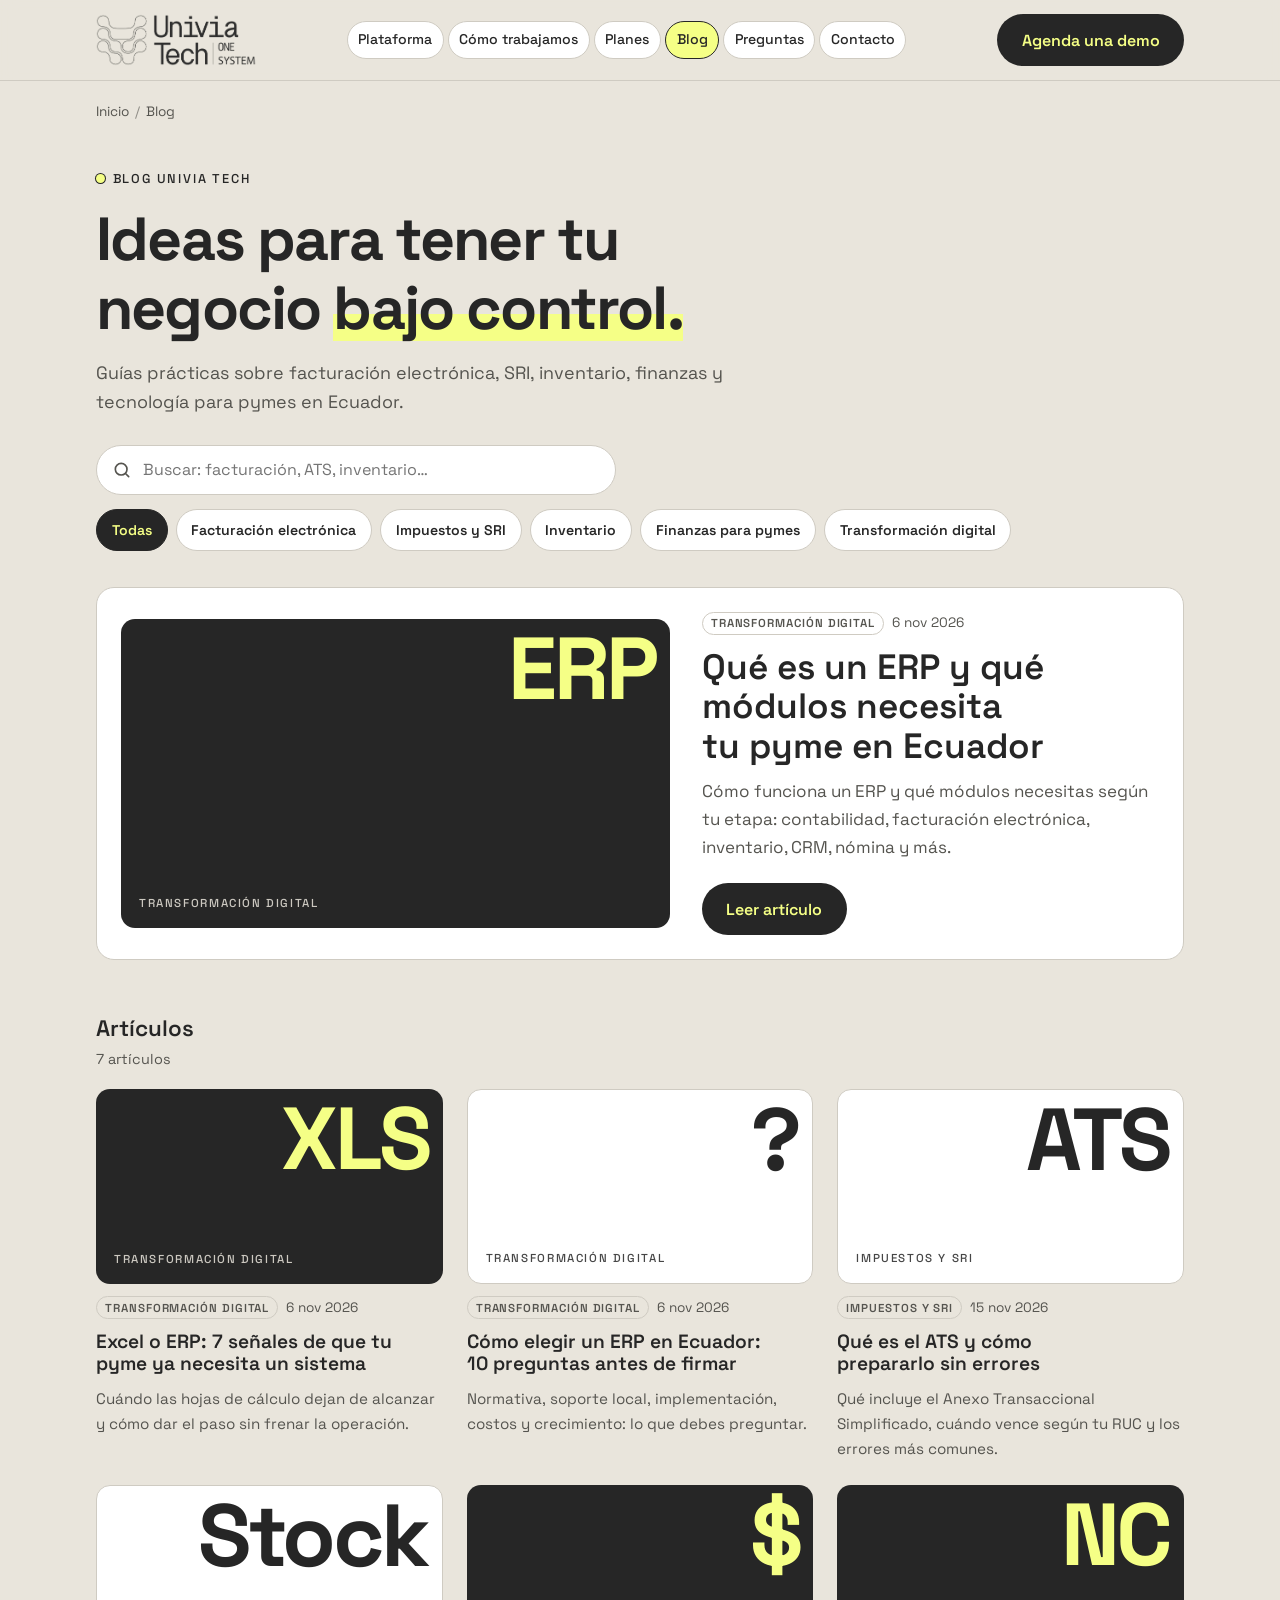
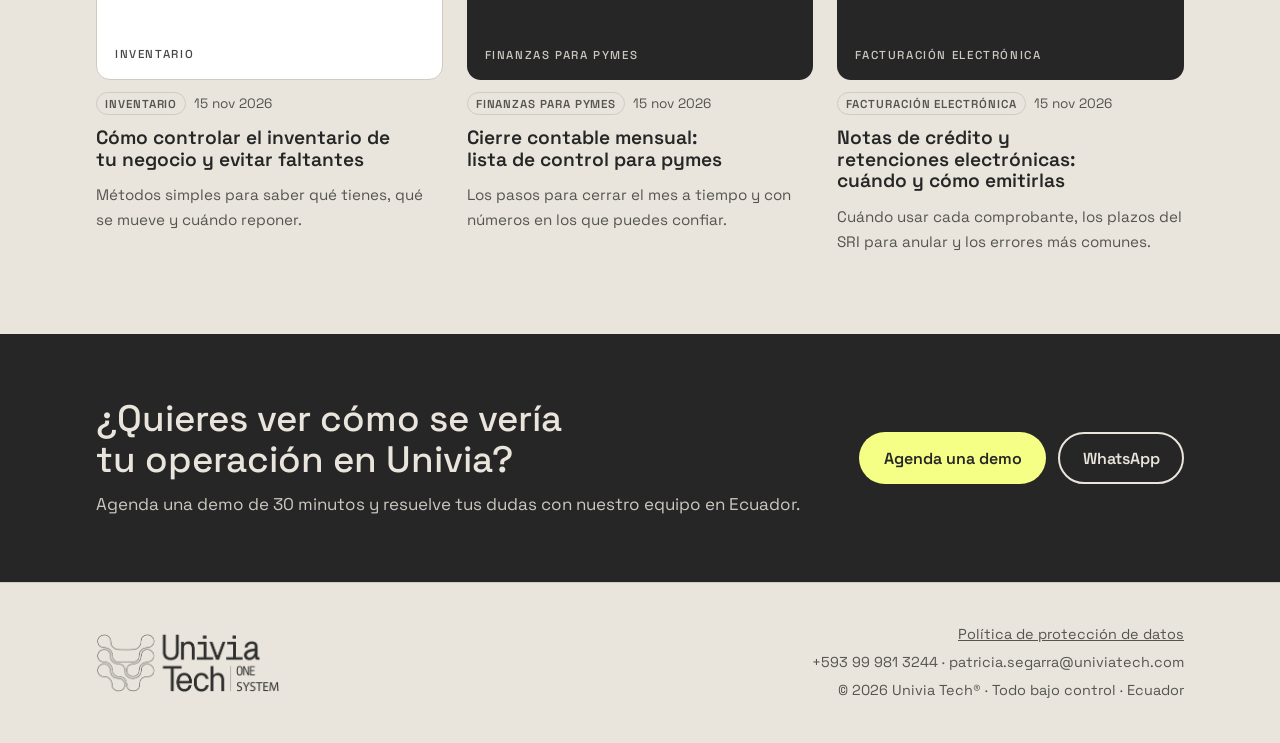
<file: blog/index.html>
<!doctype html>
<html lang="es">
<head>
<meta charset="utf-8">
<meta name="viewport" content="width=device-width,initial-scale=1,viewport-fit=cover">
<title>Blog Univia Tech</title>
<meta name="description" content="Guías prácticas para pymes ecuatorianas: facturación electrónica, SRI, ATS, inventario, finanzas y cómo elegir un ERP. Por el equipo de Univia Tech.">

<link rel="canonical" href="https://landing.univiatech.com/blog/">
<meta property="og:type" content="website">
<meta property="og:site_name" content="Univia Tech">
<meta property="og:locale" content="es_EC">
<meta property="og:title" content="Blog Univia Tech: todo tu negocio bajo control">
<meta property="og:description" content="Guías prácticas sobre facturación electrónica, SRI, ATS, inventario y ERP para pymes en Ecuador.">
<meta property="og:url" content="https://landing.univiatech.com/blog/">
<meta property="og:image" content="https://landing.univiatech.com/media/portada-lanzamiento.jpg">
<meta name="twitter:card" content="summary_large_image">
<meta name="theme-color" content="#262626">
<link rel="preconnect" href="https://fonts.googleapis.com">
<link rel="preconnect" href="https://fonts.gstatic.com" crossorigin>
<link rel="stylesheet" href="https://fonts.googleapis.com/css2?family=Space+Grotesk:wght@300;400;500;600;700&display=swap">
<meta name="robots" content="noindex,nofollow">
</head>
<body>
<link rel="stylesheet" href="../assets/css/blog.css">
<script type="application/ld+json">
{
  "@context":"https://schema.org",
  "@graph":[
    {"@type":"Organization","@id":"https://univiatech.com/#org","name":"Univia Tech","url":"https://univiatech.com/","logo":"https://univiatech.com/media/logo-mask.png","email":"patricia.segarra@univiatech.com","telephone":"+593999813244","areaServed":"EC"},
    {"@type":"Blog","@id":"https://univiatech.com/blog/#blog","name":"Blog Univia Tech","url":"https://univiatech.com/blog/","inLanguage":"es-EC","publisher":{"@id":"https://univiatech.com/#org"},
     "description":"Guías prácticas para pymes ecuatorianas sobre facturación electrónica, SRI, ATS, inventario, finanzas y ERP."},
    {"@type":"BreadcrumbList","itemListElement":[
      {"@type":"ListItem","position":1,"name":"Inicio","item":"https://univiatech.com/"},
      {"@type":"ListItem","position":2,"name":"Blog","item":"https://univiatech.com/blog/"}]}
  ]
}
</script>
<link rel="stylesheet" href="../assets/css/blog-indice.css">

<header class="top">
  <div class="wrap nav">
    <a class="logo" href="../" aria-label="Univia Tech, inicio"><span class="brand" role="img" aria-label="Univia Tech One System"></span></a>
    <ul>
      <li><a href="../plataforma/">Plataforma</a></li>
      <li><a href="../#como">Cómo trabajamos</a></li>
      <li><a href="../planes/">Planes</a></li>
      <li><a href="#" aria-current="page">Blog</a></li>
      <li><a href="../#preguntas">Preguntas</a></li>
      <li><a href="../#contacto">Contacto</a></li>
    </ul>
    <div class="nav-right">
      <a class="btn btn-primary" href="../#contacto">Agenda una demo</a>
      <button type="button" class="burger" id="burger" aria-expanded="false" aria-controls="mobile-menu" aria-label="Abrir menú">
        <svg class="bars" viewBox="0 0 24 24" aria-hidden="true"><path d="M4 7h16M4 12h16M4 17h16" stroke="currentColor" stroke-width="2" stroke-linecap="round"/></svg>
        <svg class="x" viewBox="0 0 24 24" aria-hidden="true"><path d="M6 6l12 12M18 6 6 18" stroke="currentColor" stroke-width="2" stroke-linecap="round"/></svg>
      </button>
    </div>
  </div>
  <nav class="mobile-menu" id="mobile-menu" aria-label="Menú" hidden>
    <div class="wrap">
      <ul>
        <li><a href="../plataforma/">Plataforma</a></li>
        <li><a href="../#como">Cómo trabajamos</a></li>
        <li><a href="../planes/">Planes</a></li>
        <li><a href="#" aria-current="page">Blog</a></li>
        <li><a href="../#preguntas">Preguntas</a></li>
        <li><a href="../#contacto">Contacto</a></li>
      </ul>
      <a class="btn btn-primary" href="../#contacto">Agenda una demo</a>
    </div>
  </nav>
</header>

<main>
  <div class="wrap">
    <nav class="crumbs" aria-label="Estás en"><ol><li><a href="../">Inicio</a></li><li aria-current="page">Blog</li></ol></nav>

    <section class="blog-hero">
      <span class="eyebrow">Blog Univia Tech</span>
      <h1>Ideas para tener tu negocio <em>bajo control.</em></h1>
      <p>Guías prácticas sobre facturación electrónica, SRI, inventario, finanzas y tecnología para pymes en Ecuador.</p>
      <div class="tools">
        <label class="search" for="q">
          <svg viewBox="0 0 24 24" aria-hidden="true"><circle cx="11" cy="11" r="7" fill="none" stroke="currentColor" stroke-width="2"/><path d="m20 20-3.5-3.5" stroke="currentColor" stroke-width="2" stroke-linecap="round"/></svg>
          <span class="sr" style="position:absolute;width:1px;height:1px;overflow:hidden;clip:rect(0 0 0 0)">Buscar en el blog</span>
          <input id="q" type="search" placeholder="Buscar: facturación, ATS, inventario…" autocomplete="off">
        </label>
        <div class="chips" role="group" aria-label="Filtrar por categoría" id="chips">
          <button type="button" data-cat="todas" aria-pressed="true">Todas</button>
          <button type="button" data-cat="facturacion" aria-pressed="false">Facturación electrónica</button>
          <button type="button" data-cat="sri" aria-pressed="false">Impuestos y SRI</button>
          <button type="button" data-cat="inventario" aria-pressed="false">Inventario</button>
          <button type="button" data-cat="finanzas" aria-pressed="false">Finanzas para pymes</button>
          <button type="button" data-cat="digital" aria-pressed="false">Transformación digital</button>
        </div>
      </div>
    </section>

    <!-- ARTÍCULO DESTACADO: el más reciente o el más importante -->
    <article class="featured post" data-cat="digital">
      <a href="../blog/que-es-un-erp/" class="cover" aria-hidden="true" tabindex="-1" style="text-decoration:none"><small>Transformación digital</small><b>ERP</b></a>
      <div>
        <div class="meta"><span class="tag">Transformación digital</span><time datetime="2026-11-06" style="font-size:.85rem;color:var(--muted)">6 nov 2026</time></div>
        <h2><a href="../blog/que-es-un-erp/" style="text-decoration:none">Qué es un ERP y qué módulos necesita tu pyme en Ecuador</a></h2>
        <p>Cómo funciona un ERP y qué módulos necesitas según tu etapa: contabilidad, facturación electrónica, inventario, CRM, nómina y más.</p>
        <a class="btn btn-primary" href="../blog/que-es-un-erp/">Leer artículo</a>
      </div>
    </article>
  </div>

  <section class="list" aria-labelledby="t-recientes">
    <div class="wrap">
      <h2 id="t-recientes" style="font-size:1.4rem;font-weight:600;margin-bottom:6px">Artículos</h2>
      <p class="count" id="count" aria-live="polite"></p>
      <!-- CADA ARTÍCULO NUEVO es un <li class="card post"> como estos. data-cat = categoría (facturacion, sri, inventario, finanzas, digital).
           Cuando el artículo exista: quita <span class="soon">, envuelve el título en <a href="nombre-del-articulo.html"> y pon la fecha real. -->
      <ul class="grid" id="grid">
        <li class="card post" data-cat="digital">
          <a href="../blog/excel-o-erp/" class="cover" aria-hidden="true" tabindex="-1" style="text-decoration:none"><small>Transformación digital</small><b>XLS</b></a>
          <div class="meta"><span class="tag">Transformación digital</span><time datetime="2026-11-06" style="font-size:.85rem;color:var(--muted)">6 nov 2026</time></div>
          <h3><a href="../blog/excel-o-erp/" style="text-decoration:none">Excel o ERP: 7 señales de que tu pyme ya necesita un sistema</a></h3>
          <p>Cuándo las hojas de cálculo dejan de alcanzar y cómo dar el paso sin frenar la operación.</p>
        </li>
        <li class="card post" data-cat="digital">
          <a href="../blog/como-elegir-un-erp/" class="cover alt" aria-hidden="true" tabindex="-1" style="text-decoration:none"><small>Transformación digital</small><b>?</b></a>
          <div class="meta"><span class="tag">Transformación digital</span><time datetime="2026-11-06" style="font-size:.85rem;color:var(--muted)">6 nov 2026</time></div>
          <h3><a href="../blog/como-elegir-un-erp/" style="text-decoration:none">Cómo elegir un ERP en Ecuador: 10 preguntas antes de firmar</a></h3>
          <p>Normativa, soporte local, implementación, costos y crecimiento: lo que debes preguntar.</p>
        </li>
        <li class="card post" data-cat="sri">
          <a href="../blog/que-es-el-ats/" class="cover alt" aria-hidden="true" tabindex="-1" style="text-decoration:none"><small>Impuestos y SRI</small><b>ATS</b></a>
          <div class="meta"><span class="tag">Impuestos y SRI</span><time datetime="2026-11-15" style="font-size:.85rem;color:var(--muted)">15 nov 2026</time></div>
          <h3><a href="../blog/que-es-el-ats/" style="text-decoration:none">Qué es el ATS y cómo prepararlo sin errores</a></h3>
          <p>Qué incluye el Anexo Transaccional Simplificado, cuándo vence según tu RUC y los errores más comunes.</p>
        </li>
        <li class="card post" data-cat="inventario">
          <a href="../blog/control-de-inventario/" class="cover alt" aria-hidden="true" tabindex="-1" style="text-decoration:none"><small>Inventario</small><b>Stock</b></a>
          <div class="meta"><span class="tag">Inventario</span><time datetime="2026-11-15" style="font-size:.85rem;color:var(--muted)">15 nov 2026</time></div>
          <h3><a href="../blog/control-de-inventario/" style="text-decoration:none">Cómo controlar el inventario de tu negocio y evitar faltantes</a></h3>
          <p>Métodos simples para saber qué tienes, qué se mueve y cuándo reponer.</p>
        </li>
        <li class="card post" data-cat="finanzas">
          <a href="../blog/cierre-contable-mensual/" class="cover" aria-hidden="true" tabindex="-1" style="text-decoration:none"><small>Finanzas para pymes</small><b>$</b></a>
          <div class="meta"><span class="tag">Finanzas para pymes</span><time datetime="2026-11-15" style="font-size:.85rem;color:var(--muted)">15 nov 2026</time></div>
          <h3><a href="../blog/cierre-contable-mensual/" style="text-decoration:none">Cierre contable mensual: lista de control para pymes</a></h3>
          <p>Los pasos para cerrar el mes a tiempo y con números en los que puedes confiar.</p>
        </li>
        <li class="card post" data-cat="facturacion">
          <a href="../blog/notas-de-credito-y-retenciones/" class="cover" aria-hidden="true" tabindex="-1" style="text-decoration:none"><small>Facturación electrónica</small><b>NC</b></a>
          <div class="meta"><span class="tag">Facturación electrónica</span><time datetime="2026-11-15" style="font-size:.85rem;color:var(--muted)">15 nov 2026</time></div>
          <h3><a href="../blog/notas-de-credito-y-retenciones/" style="text-decoration:none">Notas de crédito y retenciones electrónicas: cuándo y cómo emitirlas</a></h3>
          <p>Cuándo usar cada comprobante, los plazos del SRI para anular y los errores más comunes.</p>
        </li>
      </ul>
      <div class="empty" id="empty" hidden>
        <p>No encontramos artículos con ese filtro.</p>
        <button type="button" class="btn btn-ghost" id="reset">Ver todos los artículos</button>
      </div>
    </div>
  </section>

  <section class="cta-band">
    <div class="wrap">
      <div>
        <h2>¿Quieres ver cómo se vería tu operación en Univia?</h2>
        <p>Agenda una demo de 30 minutos y resuelve tus dudas con nuestro equipo en Ecuador.</p>
      </div>
      <div class="acts">
        <a class="btn btn-primary" href="../#contacto">Agenda una demo</a>
        <a class="btn btn-ghost" href="https://wa.me/593999813244?text=Hola%2C%20vengo%20del%20blog%20y%20quiero%20conocer%20Univia%20Tech." target="_blank" rel="noopener">WhatsApp</a>
      </div>
    </div>
  </section>
</main>

<footer>
  <div class="wrap">
    <span class="brand" role="img" aria-label="Univia Tech One System"></span>
    <div class="fcontact">
      <span><a href="../politica-de-datos/">Política de protección de datos</a></span>
      <span>+593 99 981 3244 · patricia.segarra@univiatech.com</span>
      <span>© 2026 Univia Tech® · Todo bajo control · Ecuador</span>
    </div>
  </div>
</footer>

<script src="../assets/js/blog.js?v=2026-11-17b"></script>
<script src="../seguimiento.js?v=2026-11-17b" defer></script>


<script src="https://qa.univiatech.com/assets/app_univia_plataforma/js/lead.js?v=2026-11-17b" data-erp="https://qa.univiatech.com" data-canal="landing-univia" defer></script>
</body>
</html>
</file>
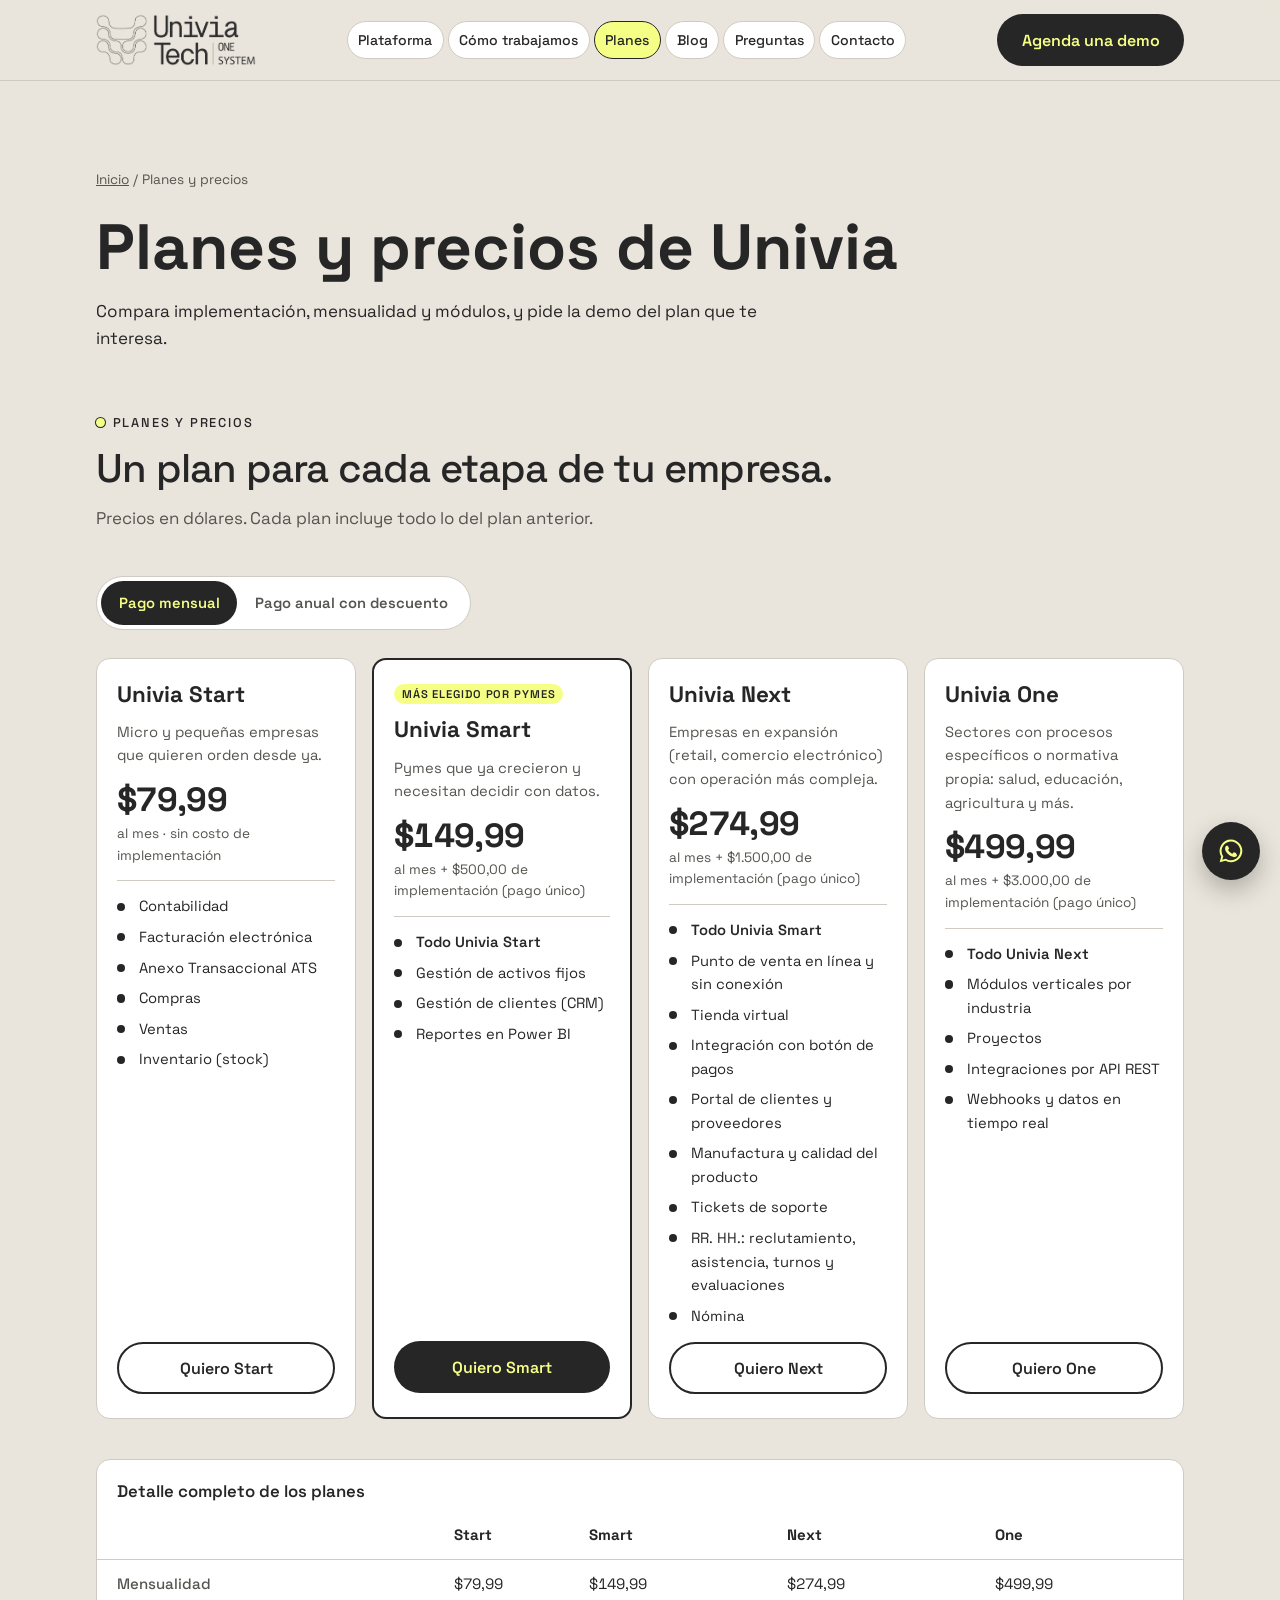
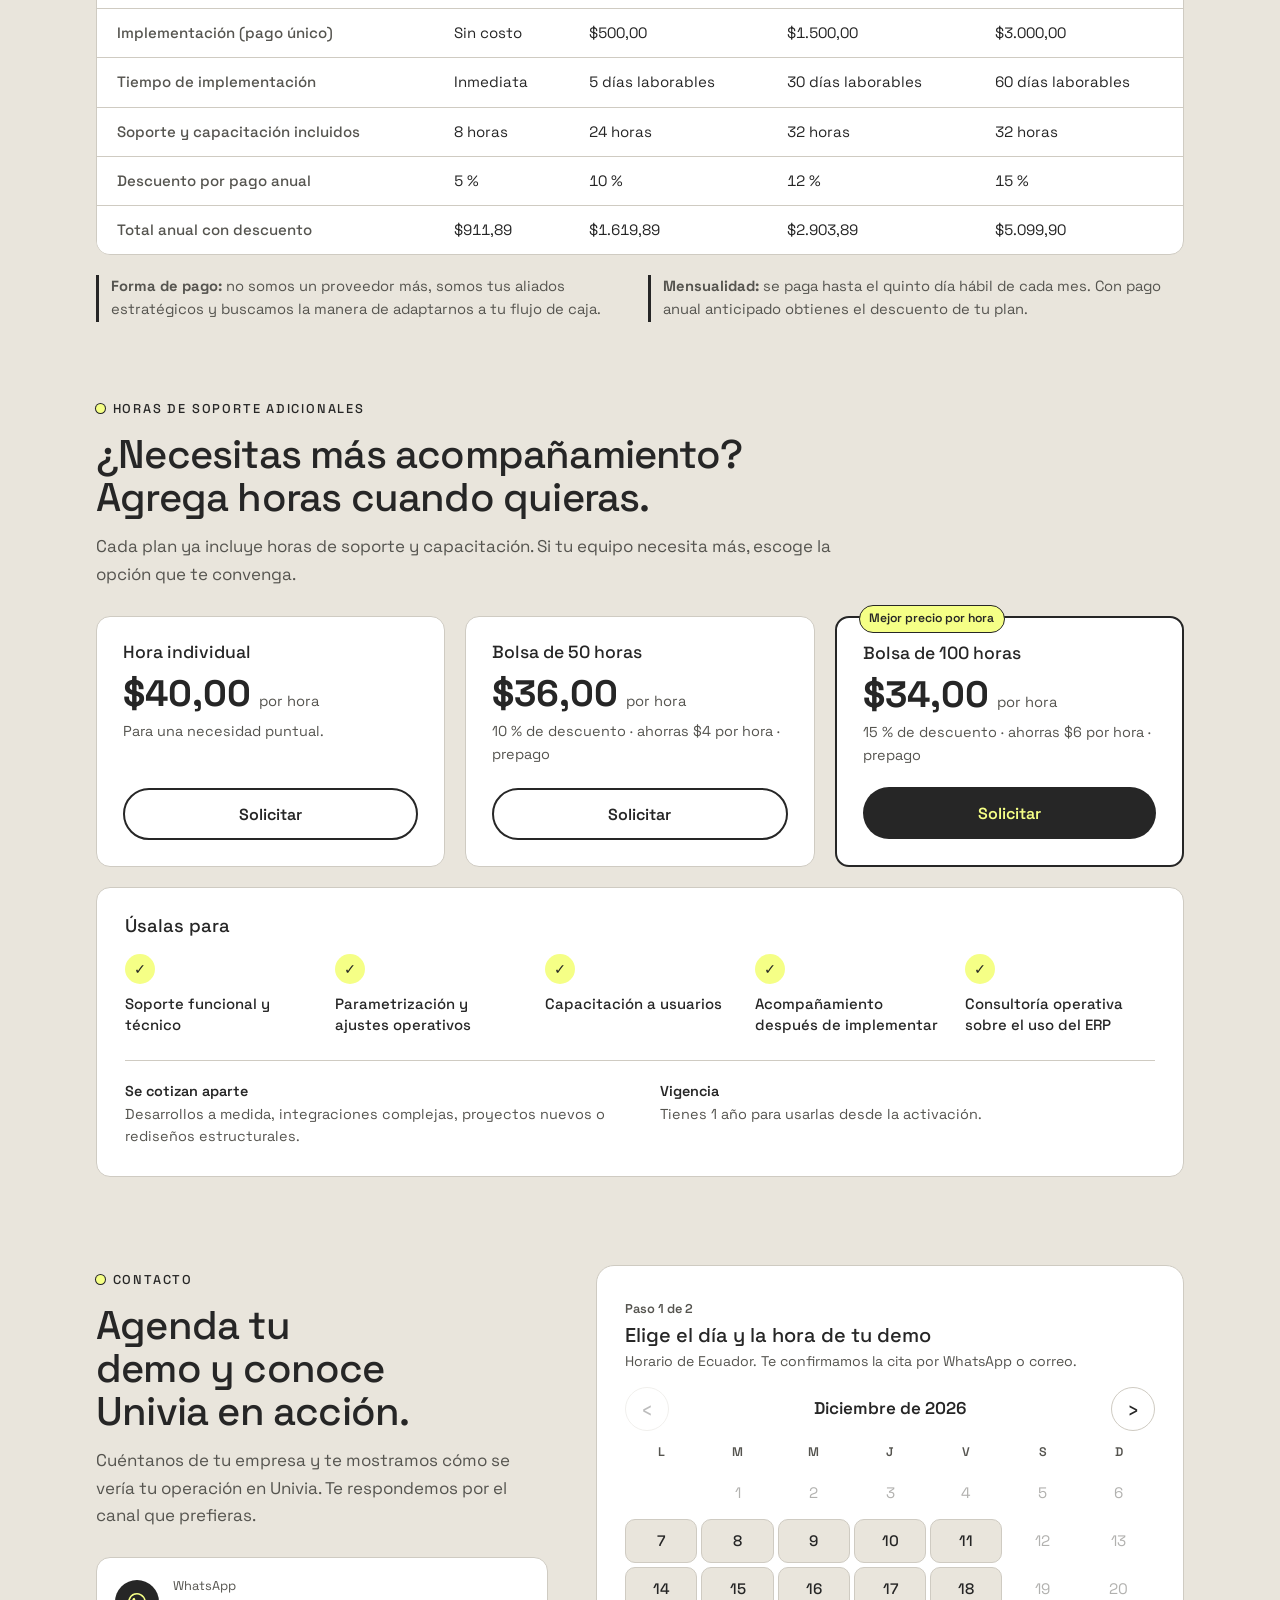
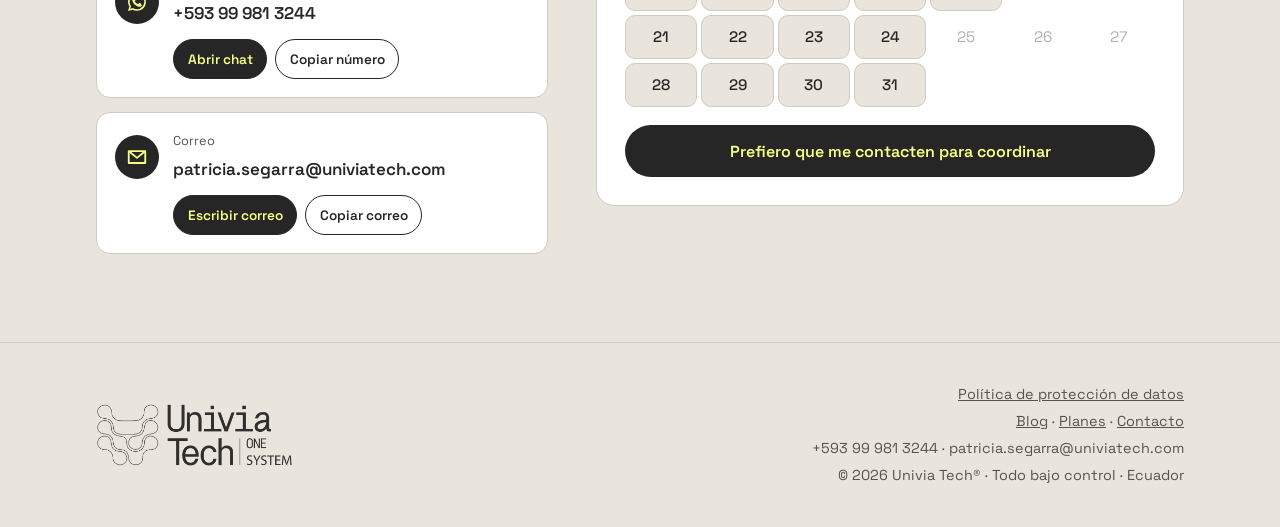
<file: planes/index.html>
<!doctype html>
<html lang="es">
<head>
<meta charset="utf-8">
<meta name="viewport" content="width=device-width,initial-scale=1,viewport-fit=cover">
<title>Planes Univia</title>
<meta name="description" content="Compara los planes Univia Start, Smart, Next y One: implementación, mensualidad, módulos incluidos y bolsas de horas. Desde $79,99 al mes.">

<link rel="canonical" href="https://landing.univiatech.com/planes/">
<meta property="og:type" content="website">
<meta property="og:site_name" content="Univia Tech">
<meta property="og:locale" content="es_EC">
<meta property="og:title" content="Planes y precios del ERP | Univia Tech">
<meta property="og:description" content="Compara los planes Univia Start, Smart, Next y One: implementación, mensualidad, módulos incluidos y bolsas de horas. Desde $79,99 al mes.">
<meta property="og:url" content="https://landing.univiatech.com/planes/">
<meta property="og:image" content="https://landing.univiatech.com/media/portada-lanzamiento.jpg">
<meta name="twitter:card" content="summary_large_image">
<meta name="theme-color" content="#262626">
<link rel="preconnect" href="https://fonts.googleapis.com">
<link rel="preconnect" href="https://fonts.gstatic.com" crossorigin>
<link rel="stylesheet" href="https://fonts.googleapis.com/css2?family=Space+Grotesk:wght@300;400;500;600;700&display=swap">
<meta name="robots" content="noindex,nofollow">
</head>
<body>
<style>body{margin:0}img,video{max-width:100%}[hidden]{display:none!important}:root{padding-top:env(safe-area-inset-top,0px);padding-bottom:env(safe-area-inset-bottom,0px)}</style>

<link rel="stylesheet" href="../assets/css/landing.css">



<div id="err" role="alert" hidden></div>
<div class="toast" id="toast" role="status" hidden></div>

<svg width="0" height="0" style="position:absolute" aria-hidden="true">
  <symbol id="i-wa" viewBox="0 0 24 24"><path fill="currentColor" d="M12 2.2a9.7 9.7 0 0 0-8.4 14.6L2.3 21.7l5-1.3A9.7 9.7 0 1 0 12 2.2Zm0 17.7c-1.5 0-2.9-.4-4.1-1.1l-.3-.2-3 .8.8-2.9-.2-.3A8 8 0 1 1 12 19.9Zm4.4-6c-.2-.1-1.4-.7-1.7-.8-.2-.1-.4-.1-.5.1l-.8 1c-.1.2-.3.2-.5.1a6.6 6.6 0 0 1-3.3-2.9c-.2-.4.2-.4.7-1.3.1-.2 0-.3 0-.4l-.8-1.8c-.2-.5-.4-.4-.5-.4h-.5c-.2 0-.4.1-.7.3-.2.3-.9.9-.9 2.2s.9 2.5 1 2.7c.1.2 1.8 2.8 4.4 3.9 1.6.7 2.3.8 3.1.6.5-.1 1.4-.6 1.6-1.1.2-.6.2-1 .1-1.1l-.5-.2Z"/></symbol>
  <symbol id="i-mail" viewBox="0 0 24 24"><path fill="none" stroke="currentColor" stroke-width="2" stroke-linejoin="round" d="M3 5.5h18v13H3z"/><path fill="none" stroke="currentColor" stroke-width="2" stroke-linejoin="round" d="m3.5 6 8.5 7 8.5-7"/></symbol>
</svg>

<header class="top">
  <div class="wrap nav">
    <a class="logo" href="../" aria-label="Univia Tech, inicio"><span class="brand" role="img" aria-label="Univia Tech One System"></span></a>
    <ul>
      <li><a href="../plataforma/">Plataforma</a></li>
      <li><a href="../#como">Cómo trabajamos</a></li>
      <li><a aria-current="page" href="../planes/">Planes</a></li>
      <li><a href="../blog/">Blog</a></li>
      <li><a href="../#preguntas">Preguntas</a></li>
      <li><a href="#contacto">Contacto</a></li>
    </ul>
    <div class="nav-right">
      <a class="btn btn-ghost js-erp erp-top" hidden target="_blank" rel="noopener">Ingresar</a>
      <a class="btn btn-primary" href="#contacto">Agenda una demo</a>
      <button type="button" class="burger" id="burger" aria-expanded="false" aria-controls="mobile-menu" aria-label="Abrir menú">
        <svg class="bars" viewBox="0 0 24 24" aria-hidden="true"><path d="M4 7h16M4 12h16M4 17h16" stroke="currentColor" stroke-width="2" stroke-linecap="round"/></svg>
        <svg class="x" viewBox="0 0 24 24" aria-hidden="true"><path d="M6 6l12 12M18 6 6 18" stroke="currentColor" stroke-width="2" stroke-linecap="round"/></svg>
      </button>
    </div>
  </div>
  <nav class="mobile-menu" id="mobile-menu" aria-label="Menú" hidden>
    <div class="wrap">
      <ul>
        <li><a href="../plataforma/">Plataforma</a></li>
        <li><a href="../#como">Cómo trabajamos</a></li>
        <li><a aria-current="page" href="../planes/">Planes y precios</a></li>
        <li><a href="../blog/">Blog</a></li>
        <li><a href="../#preguntas">Preguntas frecuentes</a></li>
        <li><a href="#contacto">Contacto</a></li>
      </ul>
      <a class="btn btn-primary" href="#contacto">Agenda una demo</a>
      <a class="btn btn-ghost js-erp" hidden target="_blank" rel="noopener">Ingresar al ERP</a>
    </div>
  </nav>
</header>

<main id="inicio">
  <section class="block page-intro" style="padding-bottom:0">
    <div class="wrap">
      <nav class="crumbs-mini" aria-label="Estás en"><a href="../">Inicio</a> / <span aria-current="page">Planes y precios</span></nav>
      <h1>Planes y precios de Univia</h1>
      <p class="lead">Compara implementación, mensualidad y módulos, y pide la demo del plan que te interesa.</p>
    </div>
  </section>

  <section class="block" id="planes" style="padding-top:0">
    <div class="wrap">
      <div class="sec-head">
        <span class="eyebrow">Planes y precios</span>
        <h2>Un plan para cada etapa de tu empresa.</h2>
        <p>Precios en dólares. Cada plan incluye todo lo del plan anterior.</p>
      </div>

      <div class="billing" role="group" aria-label="Forma de pago">
        <button type="button" id="bill-m" aria-pressed="true">Pago mensual</button>
        <button type="button" id="bill-y" aria-pressed="false">Pago anual con descuento</button>
      </div>

      <div class="plans" id="plans"></div>

      
      <div class="table-wrap">
        <table>
          <caption>Detalle completo de los planes<span class="swipe-hint" style="padding:4px 0 0">Desliza hacia el lado para ver los cuatro planes →</span></caption>
          <thead><tr><th scope="col"></th><th scope="col">Start</th><th scope="col">Smart</th><th scope="col">Next</th><th scope="col">One</th></tr></thead>
          <tbody id="plan-table"></tbody>
        </table>
      </div>
      <div class="pay-note">
        <p><strong>Forma de pago:</strong> no somos un proveedor más, somos tus aliados estratégicos y buscamos la manera de adaptarnos a tu flujo de caja.</p>
        <p><strong>Mensualidad:</strong> se paga hasta el quinto día hábil de cada mes. Con pago anual anticipado obtienes el descuento de tu plan.</p>
      </div>

      <div class="sec-head" style="margin:72px 0 28px">
        <span class="eyebrow">Horas de soporte adicionales</span>
        <h2>¿Necesitas más acompañamiento? Agrega horas cuando quieras.</h2>
        <p>Cada plan ya incluye horas de soporte y capacitación. Si tu equipo necesita más, escoge la opción que te convenga.</p>
      </div>
      <div class="hours">
        <article class="hour-card"><h3>Hora individual</h3><div class="hp-precio"><b>$40,00</b><small>por hora</small></div><p class="hc-nota">Para una necesidad puntual.</p><a class="btn btn-ghost" href="#contacto" data-bolsa="hora individual">Solicitar</a></article>
        <article class="hour-card"><h3>Bolsa de 50 horas</h3><div class="hp-precio"><b>$36,00</b><small>por hora</small></div><p class="hc-nota">10 % de descuento · ahorras $4 por hora · prepago</p><a class="btn btn-ghost" href="#contacto" data-bolsa="bolsa de 50 horas">Solicitar</a></article>
        <article class="hour-card top"><span class="tag">Mejor precio por hora</span><h3>Bolsa de 100 horas</h3><div class="hp-precio"><b>$34,00</b><small>por hora</small></div><p class="hc-nota">15 % de descuento · ahorras $6 por hora · prepago</p><a class="btn btn-primary" href="#contacto" data-bolsa="bolsa de 100 horas">Solicitar</a></article>
      </div>
      <div class="conds">
        <h3>Úsalas para</h3>
        <ul>
          <li>Soporte funcional y técnico</li>
          <li>Parametrización y ajustes operativos</li>
          <li>Capacitación a usuarios</li>
          <li>Acompañamiento después de implementar</li>
          <li>Consultoría operativa sobre el uso del ERP</li>
        </ul>
        <div class="conds-letra">
          <p><strong>Se cotizan aparte</strong>Desarrollos a medida, integraciones complejas, proyectos nuevos o rediseños estructurales.</p>
          <p><strong>Vigencia</strong>Tienes 1 año para usarlas desde la activación.</p>
        </div>
      </div>
    
    </div>
  </section>

  <section class="block" id="contacto" style="padding-top:0">
    <div class="wrap contact">
      <div>
        <div class="sec-head" style="margin-bottom:0">
          <span class="eyebrow">Contacto</span>
          <h2>Agenda tu demo y conoce Univia en acción.</h2>
          <p>Cuéntanos de tu empresa y te mostramos cómo se vería tu operación en Univia. Te respondemos por el canal que prefieras.</p>
        </div>
        <div class="direct">
          <div class="chan">
            <span class="ico"><svg aria-hidden="true"><use href="#i-wa"/></svg></span>
            <small>WhatsApp</small>
            <span class="val" id="wa-val"></span>
            <div class="acts"><a class="mini solid js-wa" href="#" target="_blank" rel="noopener">Abrir chat</a><button type="button" class="mini" data-copy="wa">Copiar número</button></div>
          </div>
          <div class="chan">
            <span class="ico"><svg aria-hidden="true"><use href="#i-mail"/></svg></span>
            <small>Correo</small>
            <span class="val" id="mail-val"></span>
            <div class="acts"><a class="mini solid" id="mail-link" href="#">Escribir correo</a><button type="button" class="mini" data-copy="mail">Copiar correo</button></div>
          </div>
        </div>
      </div>

      <form class="lead" id="lead" novalidate>
        <div class="hp" aria-hidden="true"><label for="f-web">No llenar este campo</label><input id="f-web" name="sitio_web" tabindex="-1" autocomplete="off"></div>
        <div class="agenda" id="agenda"></div>
        <div class="paso2" id="paso2">
        <div class="field"><label for="f-nombre">Nombre</label><input id="f-nombre" name="nombre" autocomplete="name" required><span class="err"></span></div>
        <div class="field"><label for="f-empresa">Empresa</label><input id="f-empresa" name="empresa" autocomplete="organization" required><span class="err"></span></div>
        <div class="field"><label for="f-tel">Celular o WhatsApp</label><input id="f-tel" name="telefono" type="tel" autocomplete="tel" placeholder="09XXXXXXXX" required><span class="err"></span></div>
        <div class="field"><label for="f-correo">Correo</label><input id="f-correo" name="correo" type="email" autocomplete="email" required><span class="err"></span></div>
        <div class="field"><label for="f-ciudad">Ciudad <span>(opcional)</span></label><input id="f-ciudad" name="ciudad" autocomplete="address-level2"><span class="err"></span></div>
        <div class="field"><label for="f-plan">Plan de interés</label>
          <select id="f-plan" name="plan"><option>Aún no lo sé</option><option>Univia Start</option><option>Univia Smart</option><option>Univia Next</option><option>Univia One</option></select><span class="err"></span></div>
        <div class="field full"><label for="f-msg">¿Qué te gustaría resolver? <span>(opcional)</span></label><textarea id="f-msg" name="mensaje" placeholder="Ej.: llevamos el inventario en Excel y la facturación en otro sistema"></textarea></div>
        <div class="field full consent"><label class="check"><input type="checkbox" id="f-consent" name="consent" required><span>Autorizo a Univia Tech a usar estos datos para atender mi solicitud, como explica la <a href="../politica-de-datos/">Política de protección de datos</a>, incluidos los proveedores que allí se indican.</span></label><span class="err"></span></div>
        <div class="form-actions">
          <button type="submit" class="btn btn-primary" data-via="wa"><svg aria-hidden="true"><use href="#i-wa"/></svg>Enviar por WhatsApp</button>
          <button type="submit" class="btn btn-ghost" data-via="formulario"><svg aria-hidden="true"><use href="#i-mail"/></svg>Solo enviar solicitud</button>
        </div>
        <p class="form-note">Puedes pedir que corrijamos o eliminemos tus datos cuando quieras.</p>
        <div class="result" id="result" hidden>
          <span id="result-text"></span>
          <pre id="result-msg"></pre>
          <div id="result-acciones"><button type="button" class="mini" id="copy-msg">Copiar mensaje</button> <a class="mini solid" id="result-wa" target="_blank" rel="noopener" hidden>Enviar por WhatsApp</a></div>
        </div>
      </div>
      </form>
    </div>
  </section>

</main>

<a class="wa-float js-wa" href="#" target="_blank" rel="noopener" aria-label="Escríbenos por WhatsApp"><svg aria-hidden="true"><use href="#i-wa"/></svg></a>

<footer>
  <div class="wrap">
    <span class="brand" role="img" aria-label="Univia Tech One System"></span>
    <div class="fcontact">
      <a class="js-erp" hidden target="_blank" rel="noopener">Ingresar al ERP</a>
      <span><a href="../politica-de-datos/">Política de protección de datos</a></span>
      <span><a href="../blog/">Blog</a> · <a href="#planes">Planes</a> · <a href="#contacto">Contacto</a></span>
      <span id="foot-contact"></span>
      <span>© 2026 Univia Tech® · Todo bajo control · Ecuador</span>
    </div>
  </div>
</footer>

<script src="../assets/js/agenda.js?v=2026-11-17b"></script>
<script src="../assets/js/landing.js?v=2026-11-17b"></script>



<script src="https://qa.univiatech.com/assets/app_univia_plataforma/js/lead.js?v=2026-11-17b" data-erp="https://qa.univiatech.com" data-canal="landing-univia" defer></script>
<script src="../seguimiento.js?v=2026-11-17b" defer></script>
</body>
</html>
</file>
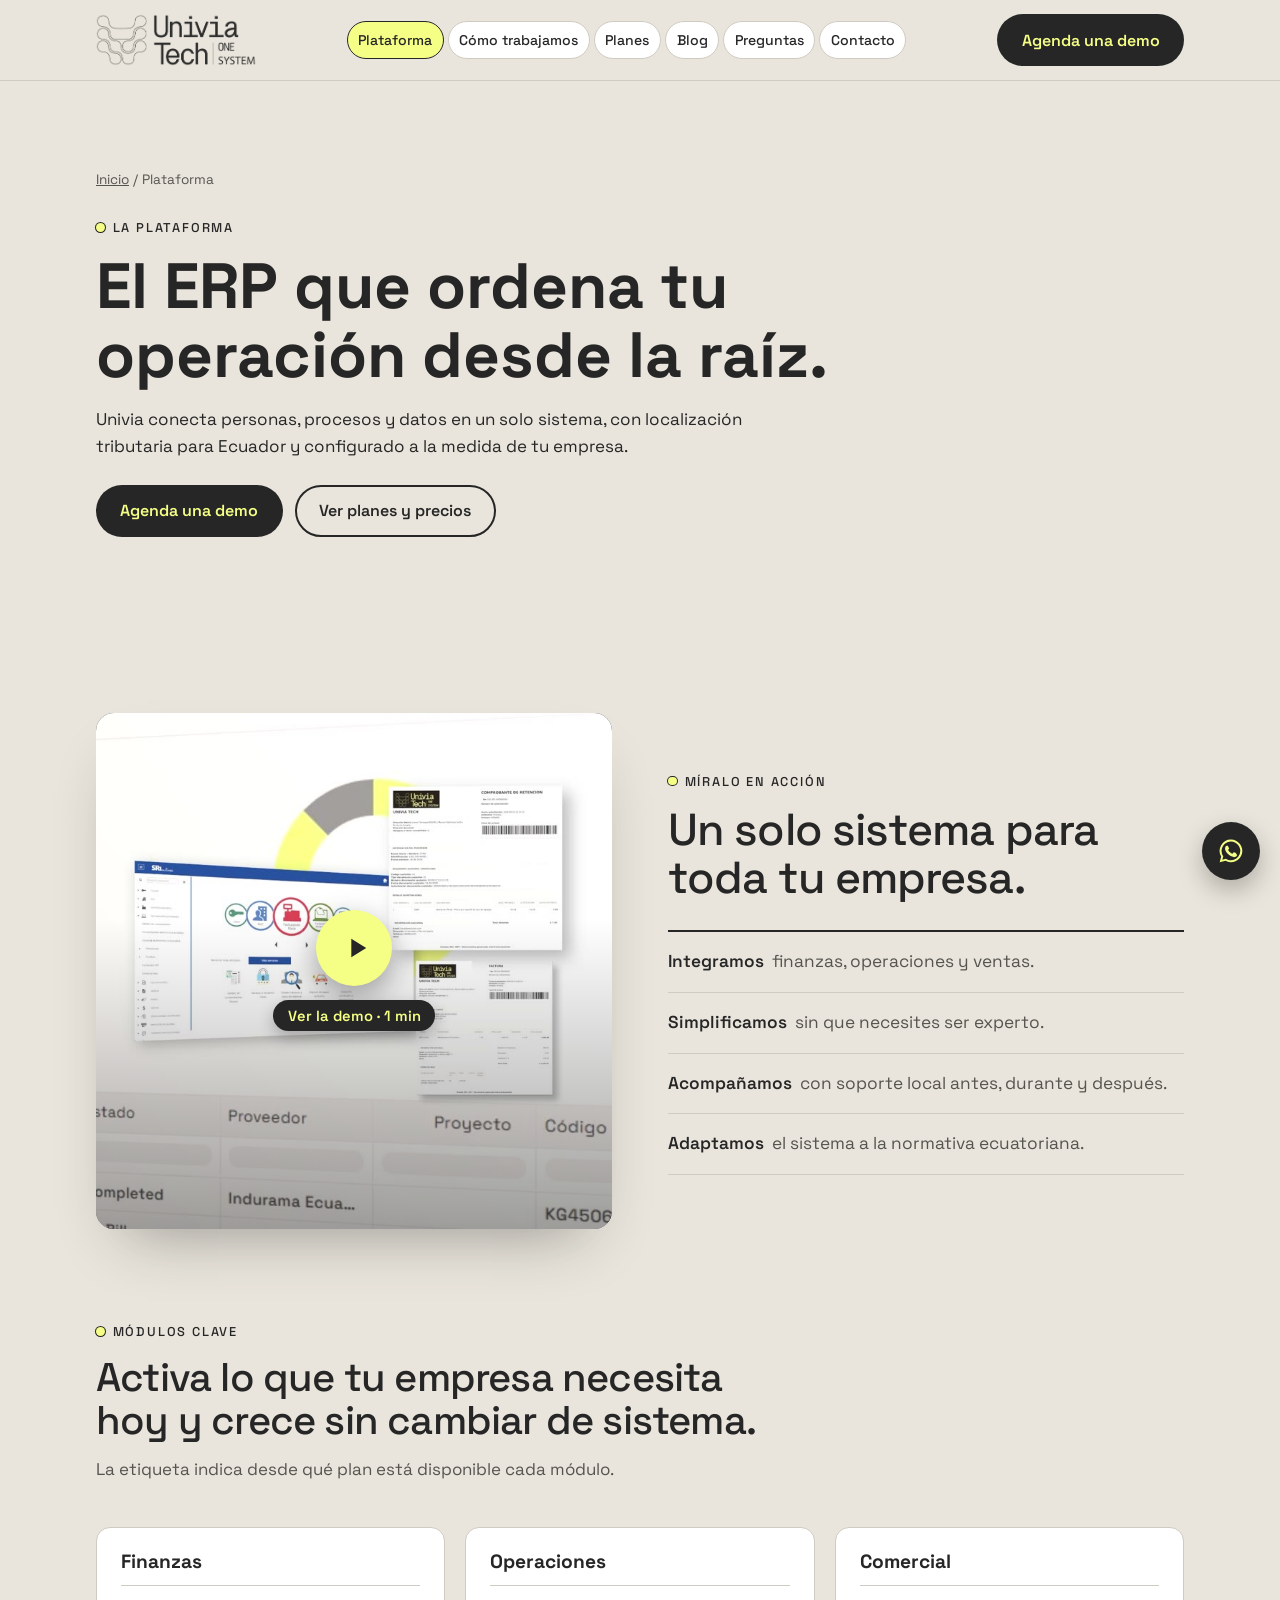
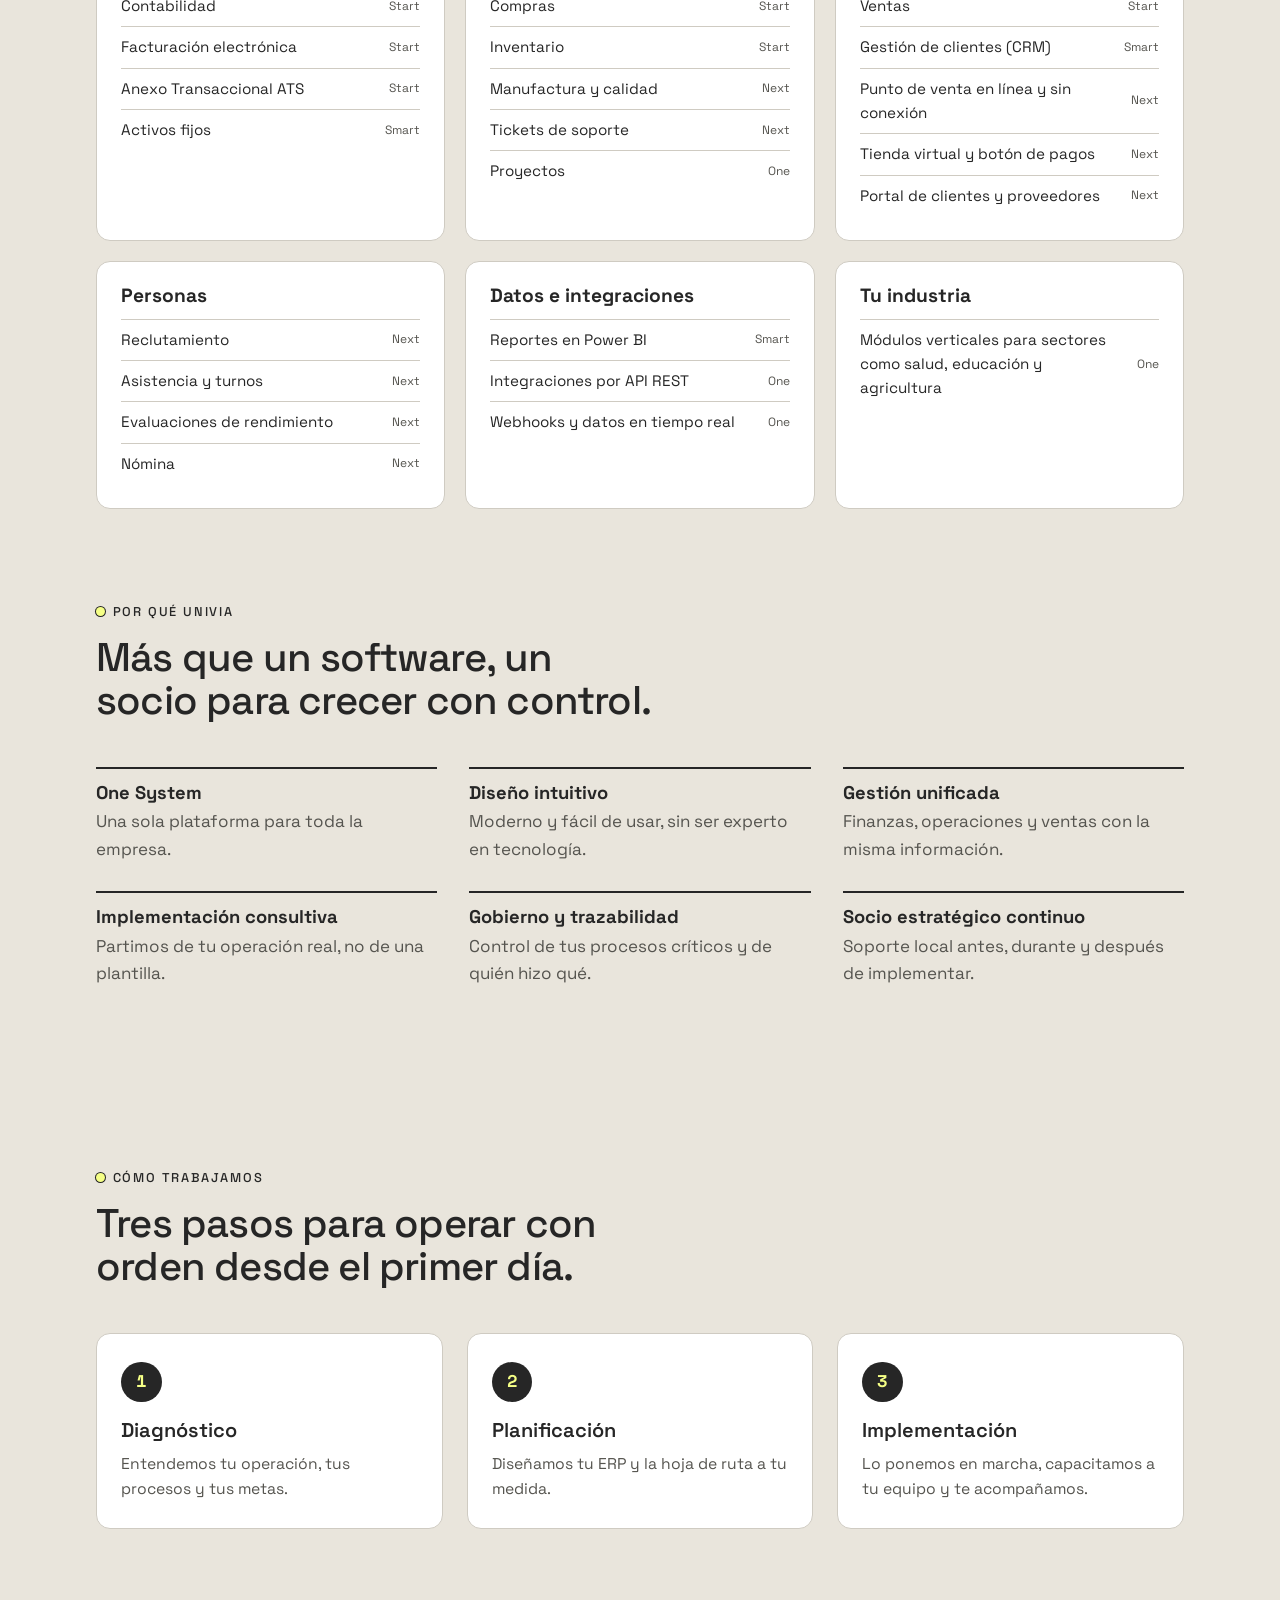
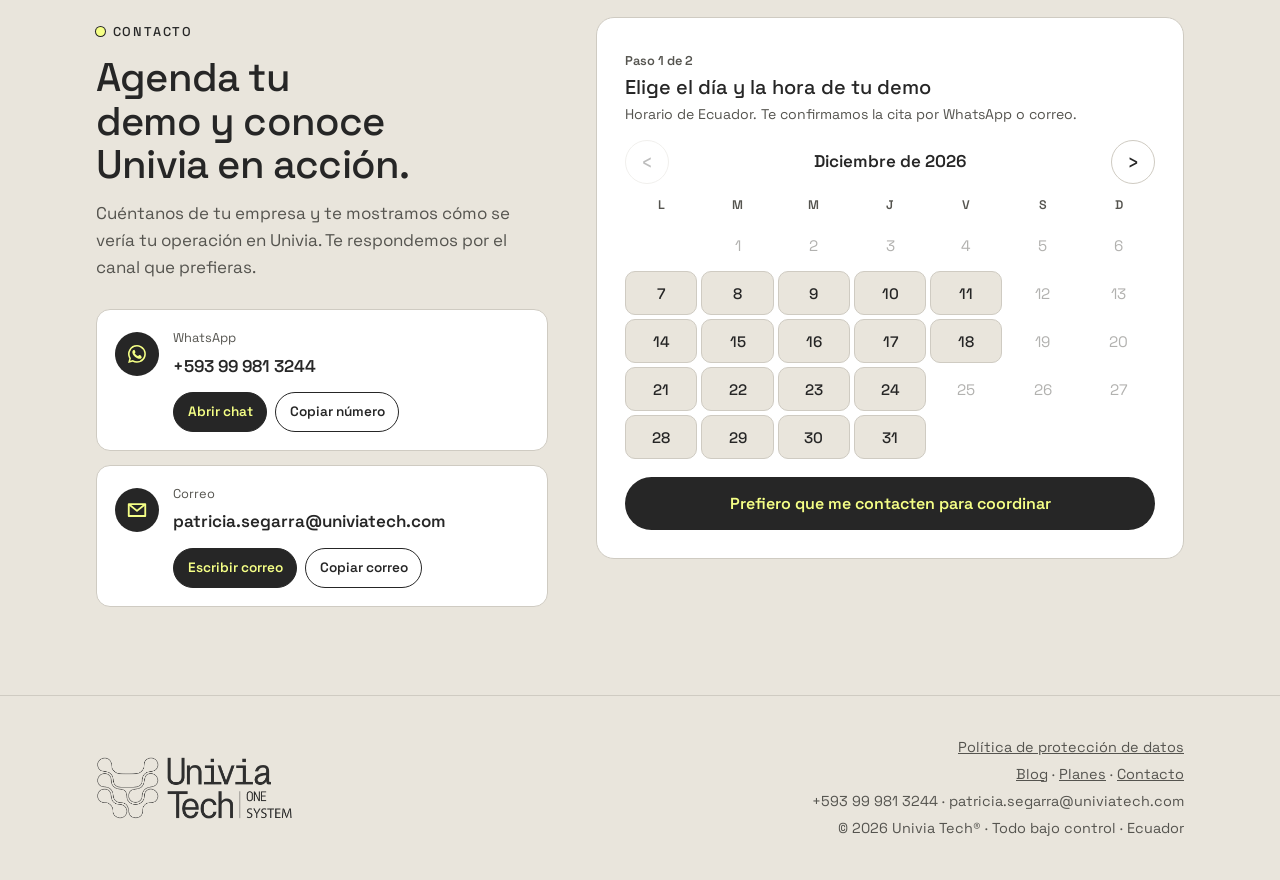
<file: plataforma/index.html>
<!doctype html>
<html lang="es">
<head>
<meta charset="utf-8">
<meta name="viewport" content="width=device-width,initial-scale=1,viewport-fit=cover">
<title>Plataforma Univia</title>
<meta name="description" content="Módulos de Univia: contabilidad, facturación electrónica, ATS, inventario, ventas, CRM, nómina y más, en un solo sistema para pymes ecuatorianas.">

<link rel="canonical" href="https://landing.univiatech.com/plataforma/">
<meta property="og:type" content="website">
<meta property="og:site_name" content="Univia Tech">
<meta property="og:locale" content="es_EC">
<meta property="og:title" content="Plataforma ERP para pymes en Ecuador | Univia Tech">
<meta property="og:description" content="Módulos de Univia: contabilidad, facturación electrónica, ATS, inventario, ventas, CRM, nómina y más, en un solo sistema para pymes ecuatorianas.">
<meta property="og:url" content="https://landing.univiatech.com/plataforma/">
<meta property="og:image" content="https://landing.univiatech.com/media/portada-lanzamiento.jpg">
<meta name="twitter:card" content="summary_large_image">
<meta name="theme-color" content="#262626">
<link rel="preconnect" href="https://fonts.googleapis.com">
<link rel="preconnect" href="https://fonts.gstatic.com" crossorigin>
<link rel="stylesheet" href="https://fonts.googleapis.com/css2?family=Space+Grotesk:wght@300;400;500;600;700&display=swap">
<meta name="robots" content="noindex,nofollow">
</head>
<body>
<style>body{margin:0}img,video{max-width:100%}[hidden]{display:none!important}:root{padding-top:env(safe-area-inset-top,0px);padding-bottom:env(safe-area-inset-bottom,0px)}</style>

<link rel="stylesheet" href="../assets/css/landing.css">



<div id="err" role="alert" hidden></div>
<div class="toast" id="toast" role="status" hidden></div>

<svg width="0" height="0" style="position:absolute" aria-hidden="true">
  <symbol id="i-wa" viewBox="0 0 24 24"><path fill="currentColor" d="M12 2.2a9.7 9.7 0 0 0-8.4 14.6L2.3 21.7l5-1.3A9.7 9.7 0 1 0 12 2.2Zm0 17.7c-1.5 0-2.9-.4-4.1-1.1l-.3-.2-3 .8.8-2.9-.2-.3A8 8 0 1 1 12 19.9Zm4.4-6c-.2-.1-1.4-.7-1.7-.8-.2-.1-.4-.1-.5.1l-.8 1c-.1.2-.3.2-.5.1a6.6 6.6 0 0 1-3.3-2.9c-.2-.4.2-.4.7-1.3.1-.2 0-.3 0-.4l-.8-1.8c-.2-.5-.4-.4-.5-.4h-.5c-.2 0-.4.1-.7.3-.2.3-.9.9-.9 2.2s.9 2.5 1 2.7c.1.2 1.8 2.8 4.4 3.9 1.6.7 2.3.8 3.1.6.5-.1 1.4-.6 1.6-1.1.2-.6.2-1 .1-1.1l-.5-.2Z"/></symbol>
  <symbol id="i-mail" viewBox="0 0 24 24"><path fill="none" stroke="currentColor" stroke-width="2" stroke-linejoin="round" d="M3 5.5h18v13H3z"/><path fill="none" stroke="currentColor" stroke-width="2" stroke-linejoin="round" d="m3.5 6 8.5 7 8.5-7"/></symbol>
</svg>

<header class="top">
  <div class="wrap nav">
    <a class="logo" href="../" aria-label="Univia Tech, inicio"><span class="brand" role="img" aria-label="Univia Tech One System"></span></a>
    <ul>
      <li><a aria-current="page" href="../plataforma/">Plataforma</a></li>
      <li><a href="#como">Cómo trabajamos</a></li>
      <li><a href="../planes/">Planes</a></li>
      <li><a href="../blog/">Blog</a></li>
      <li><a href="../#preguntas">Preguntas</a></li>
      <li><a href="#contacto">Contacto</a></li>
    </ul>
    <div class="nav-right">
      <a class="btn btn-ghost js-erp erp-top" hidden target="_blank" rel="noopener">Ingresar</a>
      <a class="btn btn-primary" href="#contacto">Agenda una demo</a>
      <button type="button" class="burger" id="burger" aria-expanded="false" aria-controls="mobile-menu" aria-label="Abrir menú">
        <svg class="bars" viewBox="0 0 24 24" aria-hidden="true"><path d="M4 7h16M4 12h16M4 17h16" stroke="currentColor" stroke-width="2" stroke-linecap="round"/></svg>
        <svg class="x" viewBox="0 0 24 24" aria-hidden="true"><path d="M6 6l12 12M18 6 6 18" stroke="currentColor" stroke-width="2" stroke-linecap="round"/></svg>
      </button>
    </div>
  </div>
  <nav class="mobile-menu" id="mobile-menu" aria-label="Menú" hidden>
    <div class="wrap">
      <ul>
        <li><a aria-current="page" href="../plataforma/">Plataforma</a></li>
        <li><a href="#como">Cómo trabajamos</a></li>
        <li><a href="../planes/">Planes y precios</a></li>
        <li><a href="../blog/">Blog</a></li>
        <li><a href="../#preguntas">Preguntas frecuentes</a></li>
        <li><a href="#contacto">Contacto</a></li>
      </ul>
      <a class="btn btn-primary" href="#contacto">Agenda una demo</a>
      <a class="btn btn-ghost js-erp" hidden target="_blank" rel="noopener">Ingresar al ERP</a>
    </div>
  </nav>
</header>

<main id="inicio">
  <section class="block page-intro">
    <div class="wrap">
      <nav class="crumbs-mini" aria-label="Estás en"><a href="../">Inicio</a> / <span aria-current="page">Plataforma</span></nav>
      <span class="eyebrow">La plataforma</span>
      <h1>El ERP que ordena tu operación desde la raíz.</h1>
      <p class="lead">Univia conecta personas, procesos y datos en un solo sistema, con localización tributaria para Ecuador y configurado a la medida de tu empresa.</p>
      <div class="ctas"><a class="btn btn-primary" href="#contacto">Agenda una demo</a><a class="btn btn-ghost" href="../planes/">Ver planes y precios</a></div>
    </div>
  </section>

  <section class="block" id="que-hacemos">
    <div class="wrap demo-grid">
      <div class="demo-media">
        <figure class="vid vid-square">
          <video playsinline preload="none" poster="../media/portada-demo-cuadrado.jpg" aria-label="Demo del sistema Univia Tech">
            <source src="../media/demo-cuadrado.mp4" type="video/mp4">
          </video>
          <button type="button" class="play" aria-label="Ver la demo del sistema"><svg viewBox="0 0 24 24" aria-hidden="true"><path fill="currentColor" d="M8 5.5v13l10.5-6.5z"/></svg><span>Ver la demo · 1 min</span></button>
        </figure>
        <figure class="vid vid-vertical">
          <video playsinline preload="none" poster="../media/portada-demo-vertical.jpg" aria-label="Demo del sistema Univia Tech">
            <source src="../media/demo-vertical.mp4" type="video/mp4">
          </video>
          <button type="button" class="play" aria-label="Ver la demo del sistema"><svg viewBox="0 0 24 24" aria-hidden="true"><path fill="currentColor" d="M8 5.5v13l10.5-6.5z"/></svg><span>Ver la demo · 1 min</span></button>
        </figure>
      </div>
      <div>
        <span class="eyebrow">Míralo en acción</span>
        <h2 class="demo-title">Un solo sistema para toda tu empresa.</h2>
        <ul class="pills-list">
          <li><b>Integramos</b> finanzas, operaciones y ventas.</li>
          <li><b>Simplificamos</b> sin que necesites ser experto.</li>
          <li><b>Acompañamos</b> con soporte local antes, durante y después.</li>
          <li><b>Adaptamos</b> el sistema a la normativa ecuatoriana.</li>
        </ul>
      </div>
    </div>
  </section>

  <section class="block" id="modulos" style="padding-top:0">
    <div class="wrap">
      <div class="sec-head">
        <span class="eyebrow">Módulos clave</span>
        <h2>Activa lo que tu empresa necesita hoy y crece sin cambiar de sistema.</h2>
        <p>La etiqueta indica desde qué plan está disponible cada módulo.</p>
      </div>
      <div class="mods">
        <article class="mod"><h3>Finanzas</h3><ul><li>Contabilidad <i>Start</i></li><li>Facturación electrónica <i>Start</i></li><li>Anexo Transaccional ATS <i>Start</i></li><li>Activos fijos <i>Smart</i></li></ul></article>
        <article class="mod"><h3>Operaciones</h3><ul><li>Compras <i>Start</i></li><li>Inventario <i>Start</i></li><li>Manufactura y calidad <i>Next</i></li><li>Tickets de soporte <i>Next</i></li><li>Proyectos <i>One</i></li></ul></article>
        <article class="mod"><h3>Comercial</h3><ul><li>Ventas <i>Start</i></li><li>Gestión de clientes (CRM) <i>Smart</i></li><li>Punto de venta en línea y sin conexión <i>Next</i></li><li>Tienda virtual y botón de pagos <i>Next</i></li><li>Portal de clientes y proveedores <i>Next</i></li></ul></article>
        <article class="mod"><h3>Personas</h3><ul><li>Reclutamiento <i>Next</i></li><li>Asistencia y turnos <i>Next</i></li><li>Evaluaciones de rendimiento <i>Next</i></li><li>Nómina <i>Next</i></li></ul></article>
        <article class="mod"><h3>Datos e integraciones</h3><ul><li>Reportes en Power BI <i>Smart</i></li><li>Integraciones por API REST <i>One</i></li><li>Webhooks y datos en tiempo real <i>One</i></li></ul></article>
        <article class="mod"><h3>Tu industria</h3><ul><li>Módulos verticales para sectores como salud, educación y agricultura <i>One</i></li></ul></article>
      </div>
    </div>
  </section>

  <section class="block" id="diferenciadores" style="padding-top:0">
    <div class="wrap">
      <div class="sec-head">
        <span class="eyebrow">Por qué Univia</span>
        <h2>Más que un software, un socio para crecer con control.</h2>
      </div>
      <div class="difs">
        <div><h3>One System</h3><p>Una sola plataforma para toda la empresa.</p></div>
        <div><h3>Diseño intuitivo</h3><p>Moderno y fácil de usar, sin ser experto en tecnología.</p></div>
        <div><h3>Gestión unificada</h3><p>Finanzas, operaciones y ventas con la misma información.</p></div>
        <div><h3>Implementación consultiva</h3><p>Partimos de tu operación real, no de una plantilla.</p></div>
        <div><h3>Gobierno y trazabilidad</h3><p>Control de tus procesos críticos y de quién hizo qué.</p></div>
        <div><h3>Socio estratégico continuo</h3><p>Soporte local antes, durante y después de implementar.</p></div>
      </div>
    </div>
  </section>

  <section class="block" id="como">
    <div class="wrap">
      <div class="sec-head">
        <span class="eyebrow">Cómo trabajamos</span>
        <h2>Tres pasos para operar con orden desde el primer día.</h2>
      </div>
      <ol class="steps">
        <li class="step"><span class="num">1</span><h3>Diagnóstico</h3><p>Entendemos tu operación, tus procesos y tus metas.</p></li>
        <li class="step"><span class="num">2</span><h3>Planificación</h3><p>Diseñamos tu ERP y la hoja de ruta a tu medida.</p></li>
        <li class="step"><span class="num">3</span><h3>Implementación</h3><p>Lo ponemos en marcha, capacitamos a tu equipo y te acompañamos.</p></li>
      </ol>
    </div>
  </section>

  <section class="block" id="contacto" style="padding-top:0">
    <div class="wrap contact">
      <div>
        <div class="sec-head" style="margin-bottom:0">
          <span class="eyebrow">Contacto</span>
          <h2>Agenda tu demo y conoce Univia en acción.</h2>
          <p>Cuéntanos de tu empresa y te mostramos cómo se vería tu operación en Univia. Te respondemos por el canal que prefieras.</p>
        </div>
        <div class="direct">
          <div class="chan">
            <span class="ico"><svg aria-hidden="true"><use href="#i-wa"/></svg></span>
            <small>WhatsApp</small>
            <span class="val" id="wa-val"></span>
            <div class="acts"><a class="mini solid js-wa" href="#" target="_blank" rel="noopener">Abrir chat</a><button type="button" class="mini" data-copy="wa">Copiar número</button></div>
          </div>
          <div class="chan">
            <span class="ico"><svg aria-hidden="true"><use href="#i-mail"/></svg></span>
            <small>Correo</small>
            <span class="val" id="mail-val"></span>
            <div class="acts"><a class="mini solid" id="mail-link" href="#">Escribir correo</a><button type="button" class="mini" data-copy="mail">Copiar correo</button></div>
          </div>
        </div>
      </div>

      <form class="lead" id="lead" novalidate>
        <div class="hp" aria-hidden="true"><label for="f-web">No llenar este campo</label><input id="f-web" name="sitio_web" tabindex="-1" autocomplete="off"></div>
        <div class="agenda" id="agenda"></div>
        <div class="paso2" id="paso2">
        <div class="field"><label for="f-nombre">Nombre</label><input id="f-nombre" name="nombre" autocomplete="name" required><span class="err"></span></div>
        <div class="field"><label for="f-empresa">Empresa</label><input id="f-empresa" name="empresa" autocomplete="organization" required><span class="err"></span></div>
        <div class="field"><label for="f-tel">Celular o WhatsApp</label><input id="f-tel" name="telefono" type="tel" autocomplete="tel" placeholder="09XXXXXXXX" required><span class="err"></span></div>
        <div class="field"><label for="f-correo">Correo</label><input id="f-correo" name="correo" type="email" autocomplete="email" required><span class="err"></span></div>
        <div class="field"><label for="f-ciudad">Ciudad <span>(opcional)</span></label><input id="f-ciudad" name="ciudad" autocomplete="address-level2"><span class="err"></span></div>
        <div class="field"><label for="f-plan">Plan de interés</label>
          <select id="f-plan" name="plan"><option>Aún no lo sé</option><option>Univia Start</option><option>Univia Smart</option><option>Univia Next</option><option>Univia One</option></select><span class="err"></span></div>
        <div class="field full"><label for="f-msg">¿Qué te gustaría resolver? <span>(opcional)</span></label><textarea id="f-msg" name="mensaje" placeholder="Ej.: llevamos el inventario en Excel y la facturación en otro sistema"></textarea></div>
        <div class="field full consent"><label class="check"><input type="checkbox" id="f-consent" name="consent" required><span>Autorizo a Univia Tech a usar estos datos para atender mi solicitud, como explica la <a href="../politica-de-datos/">Política de protección de datos</a>, incluidos los proveedores que allí se indican.</span></label><span class="err"></span></div>
        <div class="form-actions">
          <button type="submit" class="btn btn-primary" data-via="wa"><svg aria-hidden="true"><use href="#i-wa"/></svg>Enviar por WhatsApp</button>
          <button type="submit" class="btn btn-ghost" data-via="formulario"><svg aria-hidden="true"><use href="#i-mail"/></svg>Solo enviar solicitud</button>
        </div>
        <p class="form-note">Puedes pedir que corrijamos o eliminemos tus datos cuando quieras.</p>
        <div class="result" id="result" hidden>
          <span id="result-text"></span>
          <pre id="result-msg"></pre>
          <div id="result-acciones"><button type="button" class="mini" id="copy-msg">Copiar mensaje</button> <a class="mini solid" id="result-wa" target="_blank" rel="noopener" hidden>Enviar por WhatsApp</a></div>
        </div>
      </div>
      </form>
    </div>
  </section>

</main>

<a class="wa-float js-wa" href="#" target="_blank" rel="noopener" aria-label="Escríbenos por WhatsApp"><svg aria-hidden="true"><use href="#i-wa"/></svg></a>

<footer>
  <div class="wrap">
    <span class="brand" role="img" aria-label="Univia Tech One System"></span>
    <div class="fcontact">
      <a class="js-erp" hidden target="_blank" rel="noopener">Ingresar al ERP</a>
      <span><a href="../politica-de-datos/">Política de protección de datos</a></span>
      <span><a href="../blog/">Blog</a> · <a href="../#planes">Planes</a> · <a href="#contacto">Contacto</a></span>
      <span id="foot-contact"></span>
      <span>© 2026 Univia Tech® · Todo bajo control · Ecuador</span>
    </div>
  </div>
</footer>

<script src="../assets/js/agenda.js?v=2026-11-17b"></script>
<script src="../assets/js/landing.js?v=2026-11-17b"></script>



<script src="https://qa.univiatech.com/assets/app_univia_plataforma/js/lead.js?v=2026-11-17b" data-erp="https://qa.univiatech.com" data-canal="landing-univia" defer></script>
<script src="../seguimiento.js?v=2026-11-17b" defer></script>
</body>
</html>
</file>
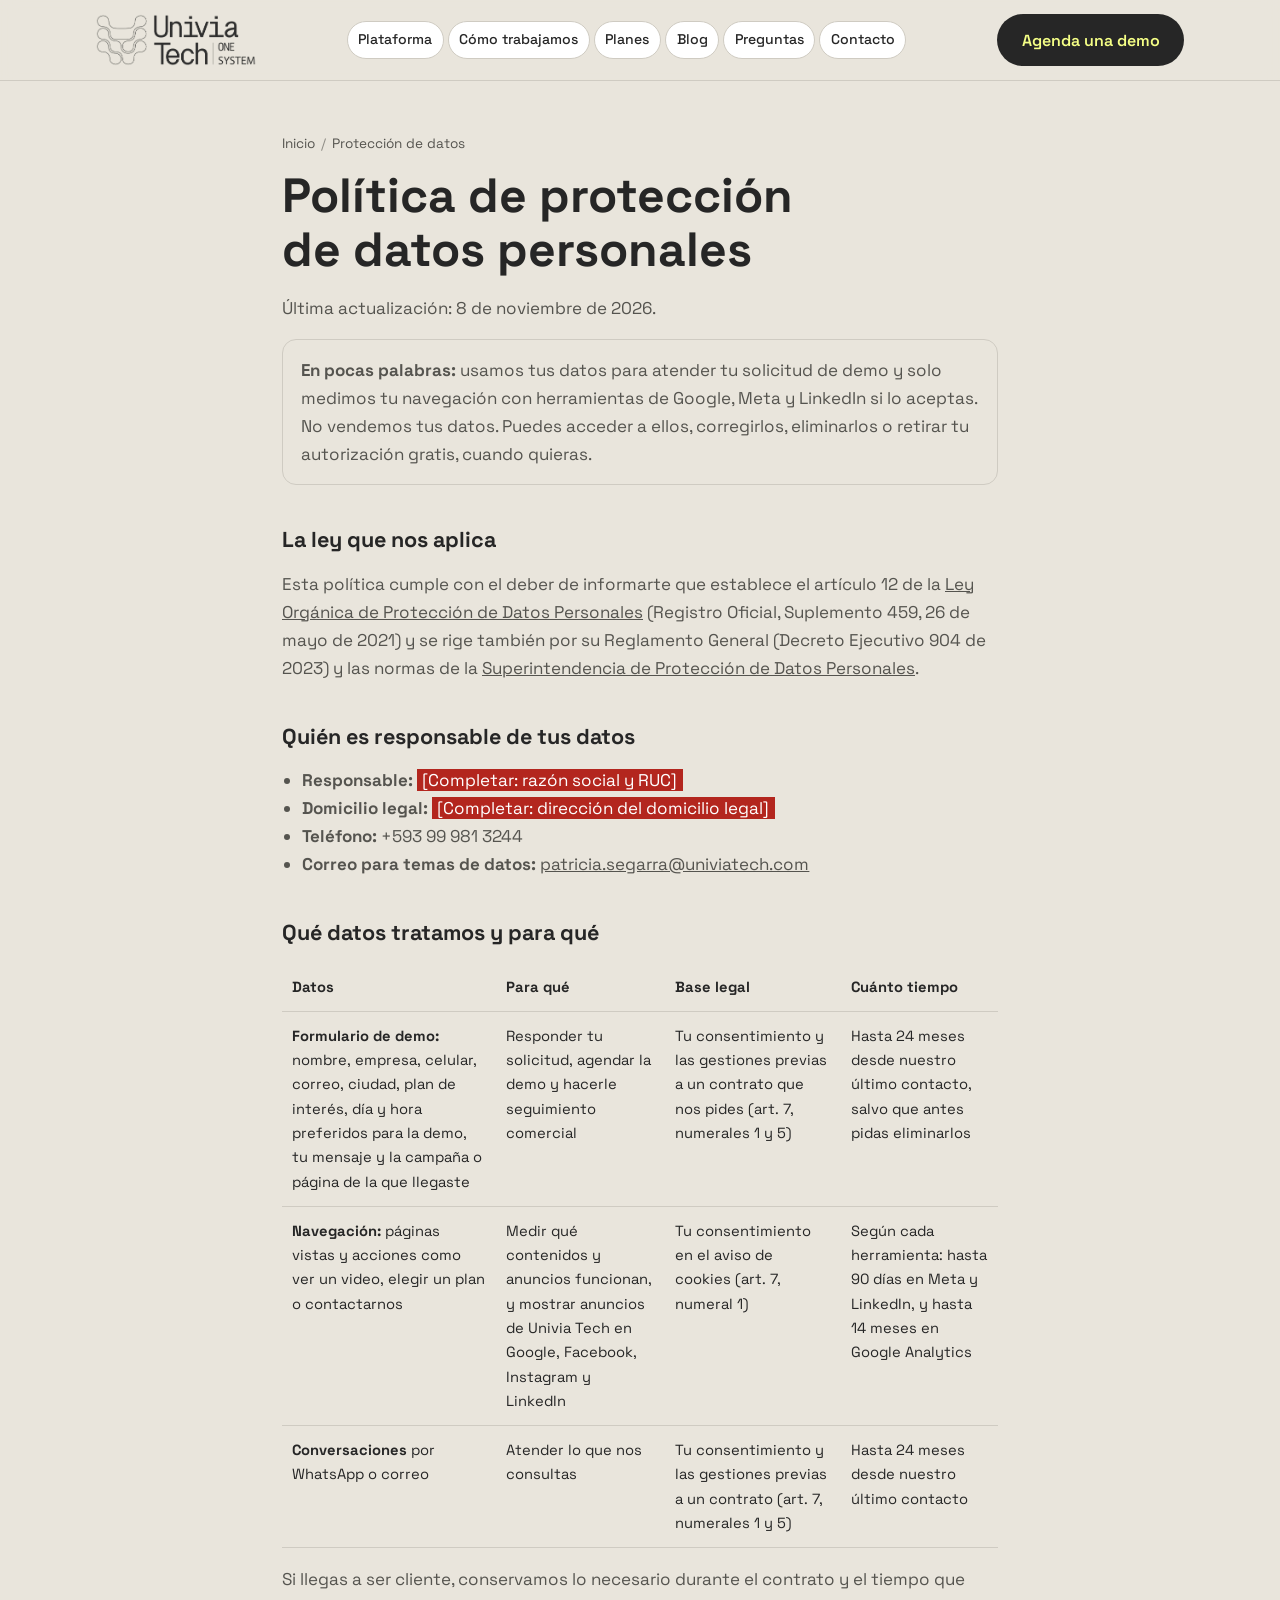
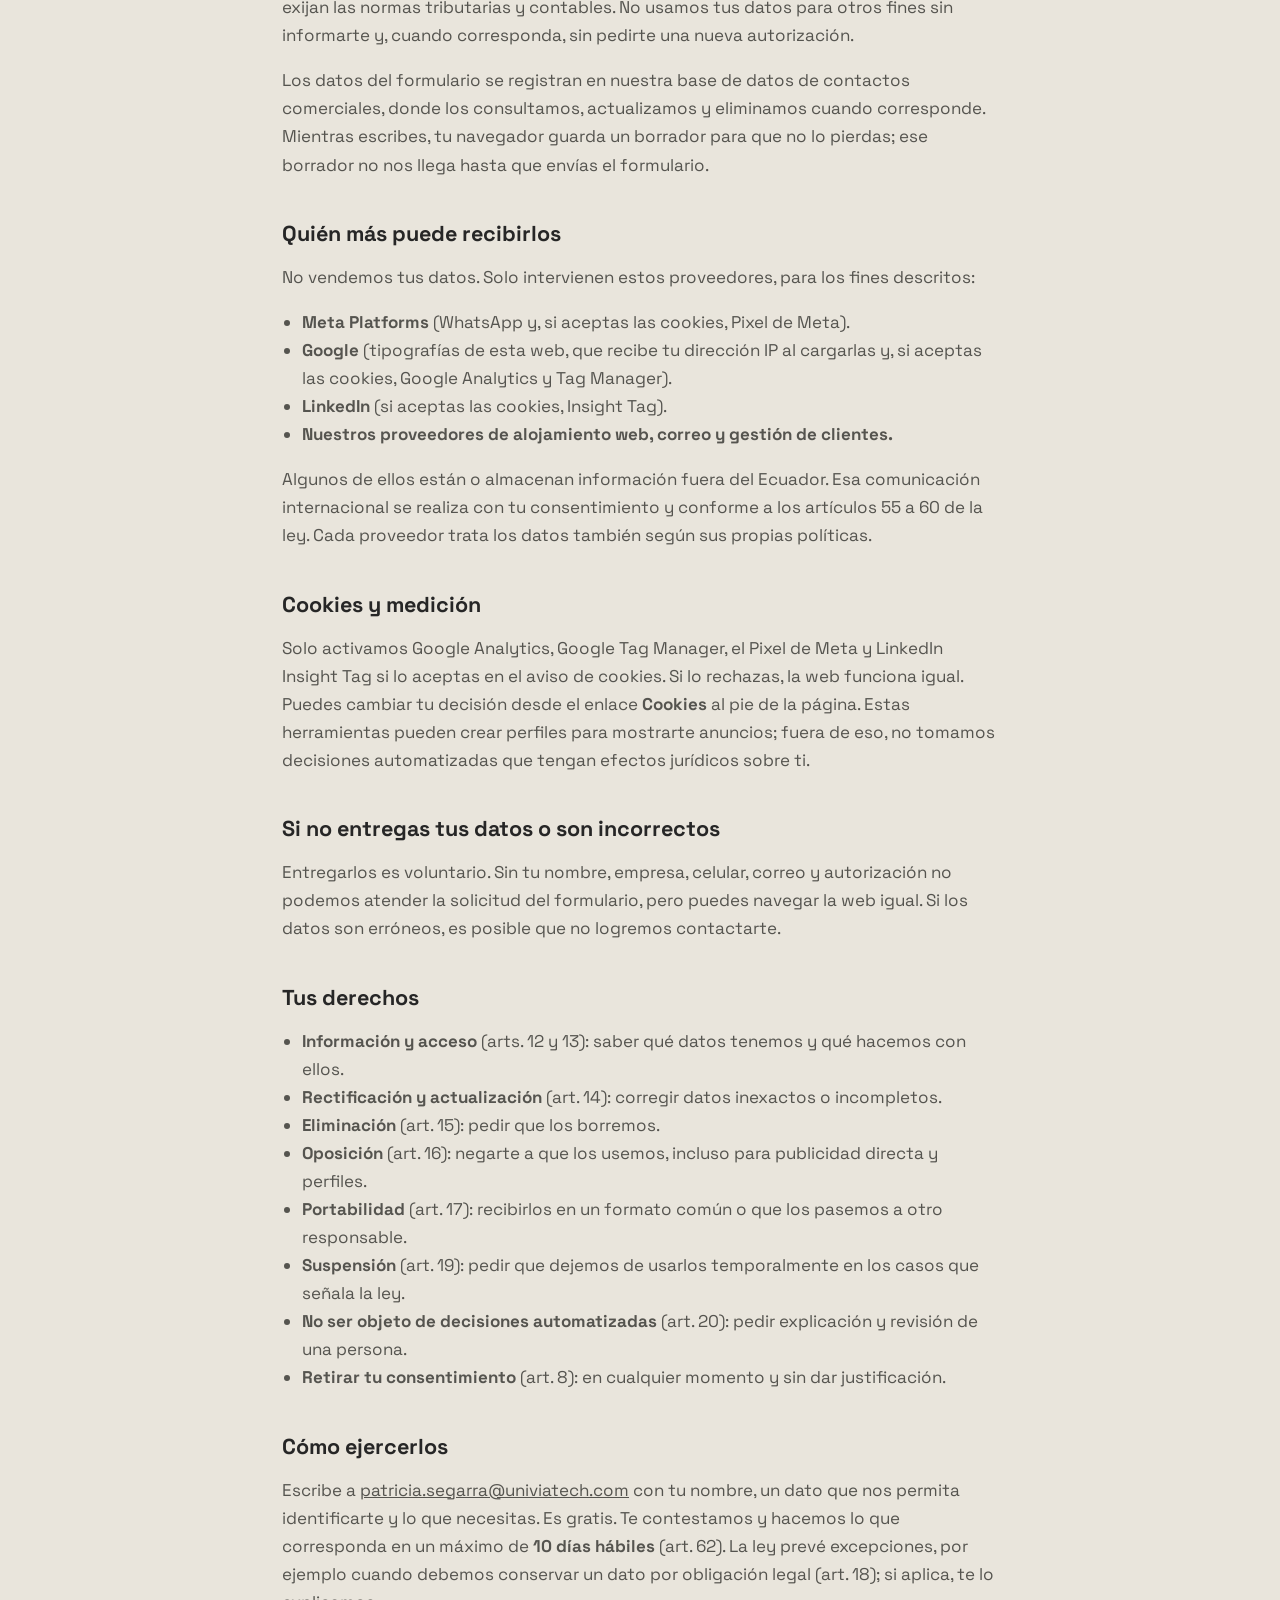
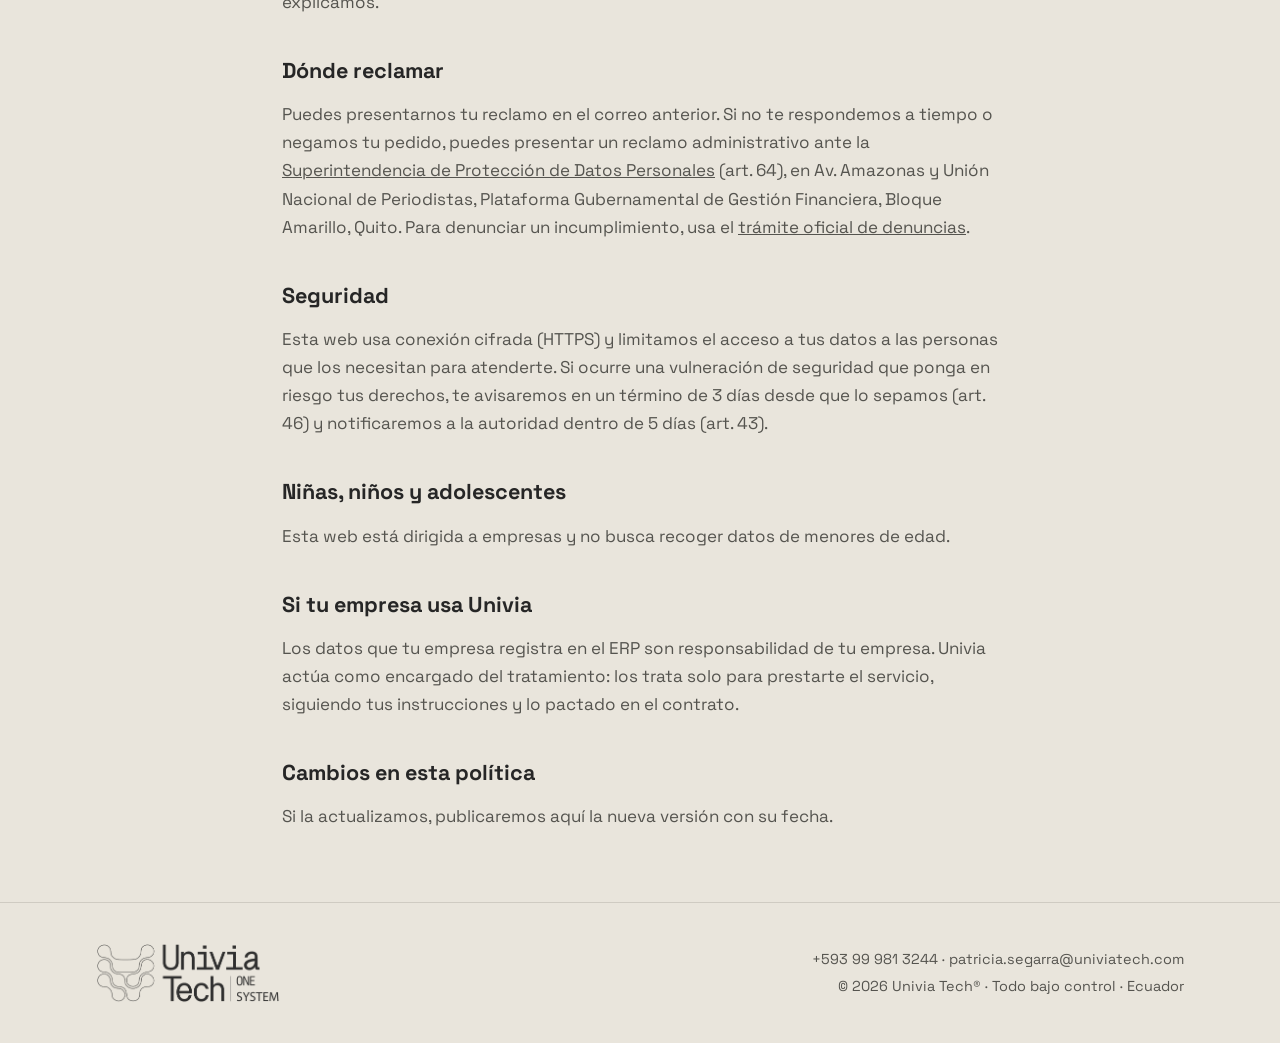
<file: politica-de-datos/index.html>
<!doctype html>
<html lang="es">
<head>
<meta charset="utf-8">
<meta name="viewport" content="width=device-width,initial-scale=1,viewport-fit=cover">
<title>Protección de datos Univia</title>
<meta name="description" content="Cómo Univia Tech trata tus datos personales según la Ley Orgánica de Protección de Datos Personales del Ecuador, y cómo ejercer tus derechos.">

<link rel="canonical" href="https://landing.univiatech.com/politica-de-datos/">
<link rel="preconnect" href="https://fonts.googleapis.com">
<link rel="preconnect" href="https://fonts.gstatic.com" crossorigin>
<link rel="stylesheet" href="https://fonts.googleapis.com/css2?family=Space+Grotesk:wght@300;400;500;600;700&display=swap">
<meta name="robots" content="noindex,nofollow">
</head>
<body>
<link rel="stylesheet" href="../assets/css/blog.css">
<link rel="stylesheet" href="../assets/css/politica.css">


<!-- REVISAR CON SU ASESOR LEGAL antes de publicar. Texto redactado según la LOPDP del Ecuador. -->
<header class="top">
  <div class="wrap nav">
    <a class="logo" href="../" aria-label="Univia Tech, inicio"><span class="brand" role="img" aria-label="Univia Tech One System"></span></a>
    <ul>
      <li><a href="../plataforma/">Plataforma</a></li>
      <li><a href="../#como">Cómo trabajamos</a></li>
      <li><a href="../planes/">Planes</a></li>
      <li><a href="../blog/">Blog</a></li>
      <li><a href="../#preguntas">Preguntas</a></li>
      <li><a href="../#contacto">Contacto</a></li>
    </ul>
    <div class="nav-right">
      <a class="btn btn-primary" href="../#contacto">Agenda una demo</a>
      <button type="button" class="burger" id="burger" aria-expanded="false" aria-controls="mobile-menu" aria-label="Abrir menú">
        <svg class="bars" viewBox="0 0 24 24" aria-hidden="true"><path d="M4 7h16M4 12h16M4 17h16" stroke="currentColor" stroke-width="2" stroke-linecap="round"/></svg>
        <svg class="x" viewBox="0 0 24 24" aria-hidden="true"><path d="M6 6l12 12M18 6 6 18" stroke="currentColor" stroke-width="2" stroke-linecap="round"/></svg>
      </button>
    </div>
  </div>
  <nav class="mobile-menu" id="mobile-menu" aria-label="Menú" hidden>
    <div class="wrap">
      <ul>
        <li><a href="../plataforma/">Plataforma</a></li>
        <li><a href="../#como">Cómo trabajamos</a></li>
        <li><a href="../planes/">Planes</a></li>
        <li><a href="../blog/">Blog</a></li>
        <li><a href="../#preguntas">Preguntas</a></li>
        <li><a href="../#contacto">Contacto</a></li>
      </ul>
      <a class="btn btn-primary" href="../#contacto">Agenda una demo</a>
    </div>
  </nav>
</header>
<main class="wrap legal">
  <nav class="crumbs" aria-label="Estás en"><ol><li><a href="../">Inicio</a></li><li aria-current="page">Protección de datos</li></ol></nav>
  <h1>Política de protección de datos personales</h1>
  <p>Última actualización: 8 de noviembre de 2026.</p>
  <div class="resumen">
    <p><strong>En pocas palabras:</strong> usamos tus datos para atender tu solicitud de demo y solo medimos tu navegación con herramientas de Google, Meta y LinkedIn si lo aceptas. No vendemos tus datos. Puedes acceder a ellos, corregirlos, eliminarlos o retirar tu autorización gratis, cuando quieras.</p>
  </div>

  <h2>La ley que nos aplica</h2>
  <p>Esta política cumple con el deber de informarte que establece el artículo 12 de la <a href="https://consejodecomunicacion.gob.ec/wp-content/uploads/downloads/2021/07/lotaip/Ley%20Org%C3%A1nica%20de%20Protecci%C3%B3n%20de%20Datos%20Personales.pdf" target="_blank" rel="noopener">Ley Orgánica de Protección de Datos Personales</a> (Registro Oficial, Suplemento 459, 26 de mayo de 2021) y se rige también por su Reglamento General (Decreto Ejecutivo 904 de 2023) y las normas de la <a href="https://www.spdp.gob.ec/" target="_blank" rel="noopener">Superintendencia de Protección de Datos Personales</a>.</p>

  <h2>Quién es responsable de tus datos</h2>
  <ul>
    <li><strong>Responsable:</strong> <mark class="falta">[Completar: razón social y RUC]</mark></li>
    <li><strong>Domicilio legal:</strong> <mark class="falta">[Completar: dirección del domicilio legal]</mark></li>
    <li><strong>Teléfono:</strong> +593 99 981 3244</li>
    <li><strong>Correo para temas de datos:</strong> <a href="mailto:patricia.segarra@univiatech.com">patricia.segarra@univiatech.com</a></li>
  </ul>

  <h2>Qué datos tratamos y para qué</h2>
  <div class="tabla"><table>
    <thead><tr><th scope="col">Datos</th><th scope="col">Para qué</th><th scope="col">Base legal</th><th scope="col">Cuánto tiempo</th></tr></thead>
    <tbody>
      <tr><td><strong>Formulario de demo:</strong> nombre, empresa, celular, correo, ciudad, plan de interés, día y hora preferidos para la demo, tu mensaje y la campaña o página de la que llegaste</td><td>Responder tu solicitud, agendar la demo y hacerle seguimiento comercial</td><td>Tu consentimiento y las gestiones previas a un contrato que nos pides (art. 7, numerales 1 y 5)</td><td>Hasta 24 meses desde nuestro último contacto, salvo que antes pidas eliminarlos</td></tr>
      <tr><td><strong>Navegación:</strong> páginas vistas y acciones como ver un video, elegir un plan o contactarnos</td><td>Medir qué contenidos y anuncios funcionan, y mostrar anuncios de Univia Tech en Google, Facebook, Instagram y LinkedIn</td><td>Tu consentimiento en el aviso de cookies (art. 7, numeral 1)</td><td>Según cada herramienta: hasta 90 días en Meta y LinkedIn, y hasta 14 meses en Google Analytics</td></tr>
      <tr><td><strong>Conversaciones</strong> por WhatsApp o correo</td><td>Atender lo que nos consultas</td><td>Tu consentimiento y las gestiones previas a un contrato (art. 7, numerales 1 y 5)</td><td>Hasta 24 meses desde nuestro último contacto</td></tr>
    </tbody>
  </table></div>
  <p>Si llegas a ser cliente, conservamos lo necesario durante el contrato y el tiempo que exijan las normas tributarias y contables. No usamos tus datos para otros fines sin informarte y, cuando corresponda, sin pedirte una nueva autorización.</p>
  <p>Los datos del formulario se registran en nuestra base de datos de contactos comerciales, donde los consultamos, actualizamos y eliminamos cuando corresponde. Mientras escribes, tu navegador guarda un borrador para que no lo pierdas; ese borrador no nos llega hasta que envías el formulario.</p>

  <h2>Quién más puede recibirlos</h2>
  <p>No vendemos tus datos. Solo intervienen estos proveedores, para los fines descritos:</p>
  <ul>
    <li><strong>Meta Platforms</strong> (WhatsApp y, si aceptas las cookies, Pixel de Meta).</li>
    <li><strong>Google</strong> (tipografías de esta web, que recibe tu dirección IP al cargarlas y, si aceptas las cookies, Google Analytics y Tag Manager).</li>
    <li><strong>LinkedIn</strong> (si aceptas las cookies, Insight Tag).</li>
    <li><strong>Nuestros proveedores de alojamiento web, correo y gestión de clientes.</strong></li>
  </ul>
  <p>Algunos de ellos están o almacenan información fuera del Ecuador. Esa comunicación internacional se realiza con tu consentimiento y conforme a los artículos 55 a 60 de la ley. Cada proveedor trata los datos también según sus propias políticas.</p>

  <h2>Cookies y medición</h2>
  <p>Solo activamos Google Analytics, Google Tag Manager, el Pixel de Meta y LinkedIn Insight Tag si lo aceptas en el aviso de cookies. Si lo rechazas, la web funciona igual. Puedes cambiar tu decisión desde el enlace <strong>Cookies</strong> al pie de la página. Estas herramientas pueden crear perfiles para mostrarte anuncios; fuera de eso, no tomamos decisiones automatizadas que tengan efectos jurídicos sobre ti.</p>

  <h2>Si no entregas tus datos o son incorrectos</h2>
  <p>Entregarlos es voluntario. Sin tu nombre, empresa, celular, correo y autorización no podemos atender la solicitud del formulario, pero puedes navegar la web igual. Si los datos son erróneos, es posible que no logremos contactarte.</p>

  <h2>Tus derechos</h2>
  <ul>
    <li><strong>Información y acceso</strong> (arts. 12 y 13): saber qué datos tenemos y qué hacemos con ellos.</li>
    <li><strong>Rectificación y actualización</strong> (art. 14): corregir datos inexactos o incompletos.</li>
    <li><strong>Eliminación</strong> (art. 15): pedir que los borremos.</li>
    <li><strong>Oposición</strong> (art. 16): negarte a que los usemos, incluso para publicidad directa y perfiles.</li>
    <li><strong>Portabilidad</strong> (art. 17): recibirlos en un formato común o que los pasemos a otro responsable.</li>
    <li><strong>Suspensión</strong> (art. 19): pedir que dejemos de usarlos temporalmente en los casos que señala la ley.</li>
    <li><strong>No ser objeto de decisiones automatizadas</strong> (art. 20): pedir explicación y revisión de una persona.</li>
    <li><strong>Retirar tu consentimiento</strong> (art. 8): en cualquier momento y sin dar justificación.</li>
  </ul>

  <h2>Cómo ejercerlos</h2>
  <p>Escribe a <a href="mailto:patricia.segarra@univiatech.com">patricia.segarra@univiatech.com</a> con tu nombre, un dato que nos permita identificarte y lo que necesitas. Es gratis. Te contestamos y hacemos lo que corresponda en un máximo de <strong>10 días hábiles</strong> (art. 62). La ley prevé excepciones, por ejemplo cuando debemos conservar un dato por obligación legal (art. 18); si aplica, te lo explicamos.</p>

  <h2>Dónde reclamar</h2>
  <p>Puedes presentarnos tu reclamo en el correo anterior. Si no te respondemos a tiempo o negamos tu pedido, puedes presentar un reclamo administrativo ante la <a href="https://www.spdp.gob.ec/" target="_blank" rel="noopener">Superintendencia de Protección de Datos Personales</a> (art. 64), en Av. Amazonas y Unión Nacional de Periodistas, Plataforma Gubernamental de Gestión Financiera, Bloque Amarillo, Quito. Para denunciar un incumplimiento, usa el <a href="https://www.gob.ec/spdp/tramites/atencion-denuncias-incumplimiento-lopdp" target="_blank" rel="noopener">trámite oficial de denuncias</a>.</p>

  <h2>Seguridad</h2>
  <p>Esta web usa conexión cifrada (HTTPS) y limitamos el acceso a tus datos a las personas que los necesitan para atenderte. Si ocurre una vulneración de seguridad que ponga en riesgo tus derechos, te avisaremos en un término de 3 días desde que lo sepamos (art. 46) y notificaremos a la autoridad dentro de 5 días (art. 43).</p>

  <h2>Niñas, niños y adolescentes</h2>
  <p>Esta web está dirigida a empresas y no busca recoger datos de menores de edad.</p>

  <h2>Si tu empresa usa Univia</h2>
  <p>Los datos que tu empresa registra en el ERP son responsabilidad de tu empresa. Univia actúa como encargado del tratamiento: los trata solo para prestarte el servicio, siguiendo tus instrucciones y lo pactado en el contrato.</p>

  <h2>Cambios en esta política</h2>
  <p>Si la actualizamos, publicaremos aquí la nueva versión con su fecha.</p>
</main>
<footer><div class="wrap"><span class="brand" role="img" aria-label="Univia Tech One System"></span><div class="fcontact"><span>+593 99 981 3244 · patricia.segarra@univiatech.com</span><span>© 2026 Univia Tech® · Todo bajo control · Ecuador</span></div></div></footer>

<script src="../assets/js/menu.js?v=2026-11-17b"></script>
<script src="../seguimiento.js?v=2026-11-17b" defer></script>


<script src="https://qa.univiatech.com/assets/app_univia_plataforma/js/lead.js?v=2026-11-17b" data-erp="https://qa.univiatech.com" data-canal="landing-univia" defer></script>
</body>
</html>
</file>
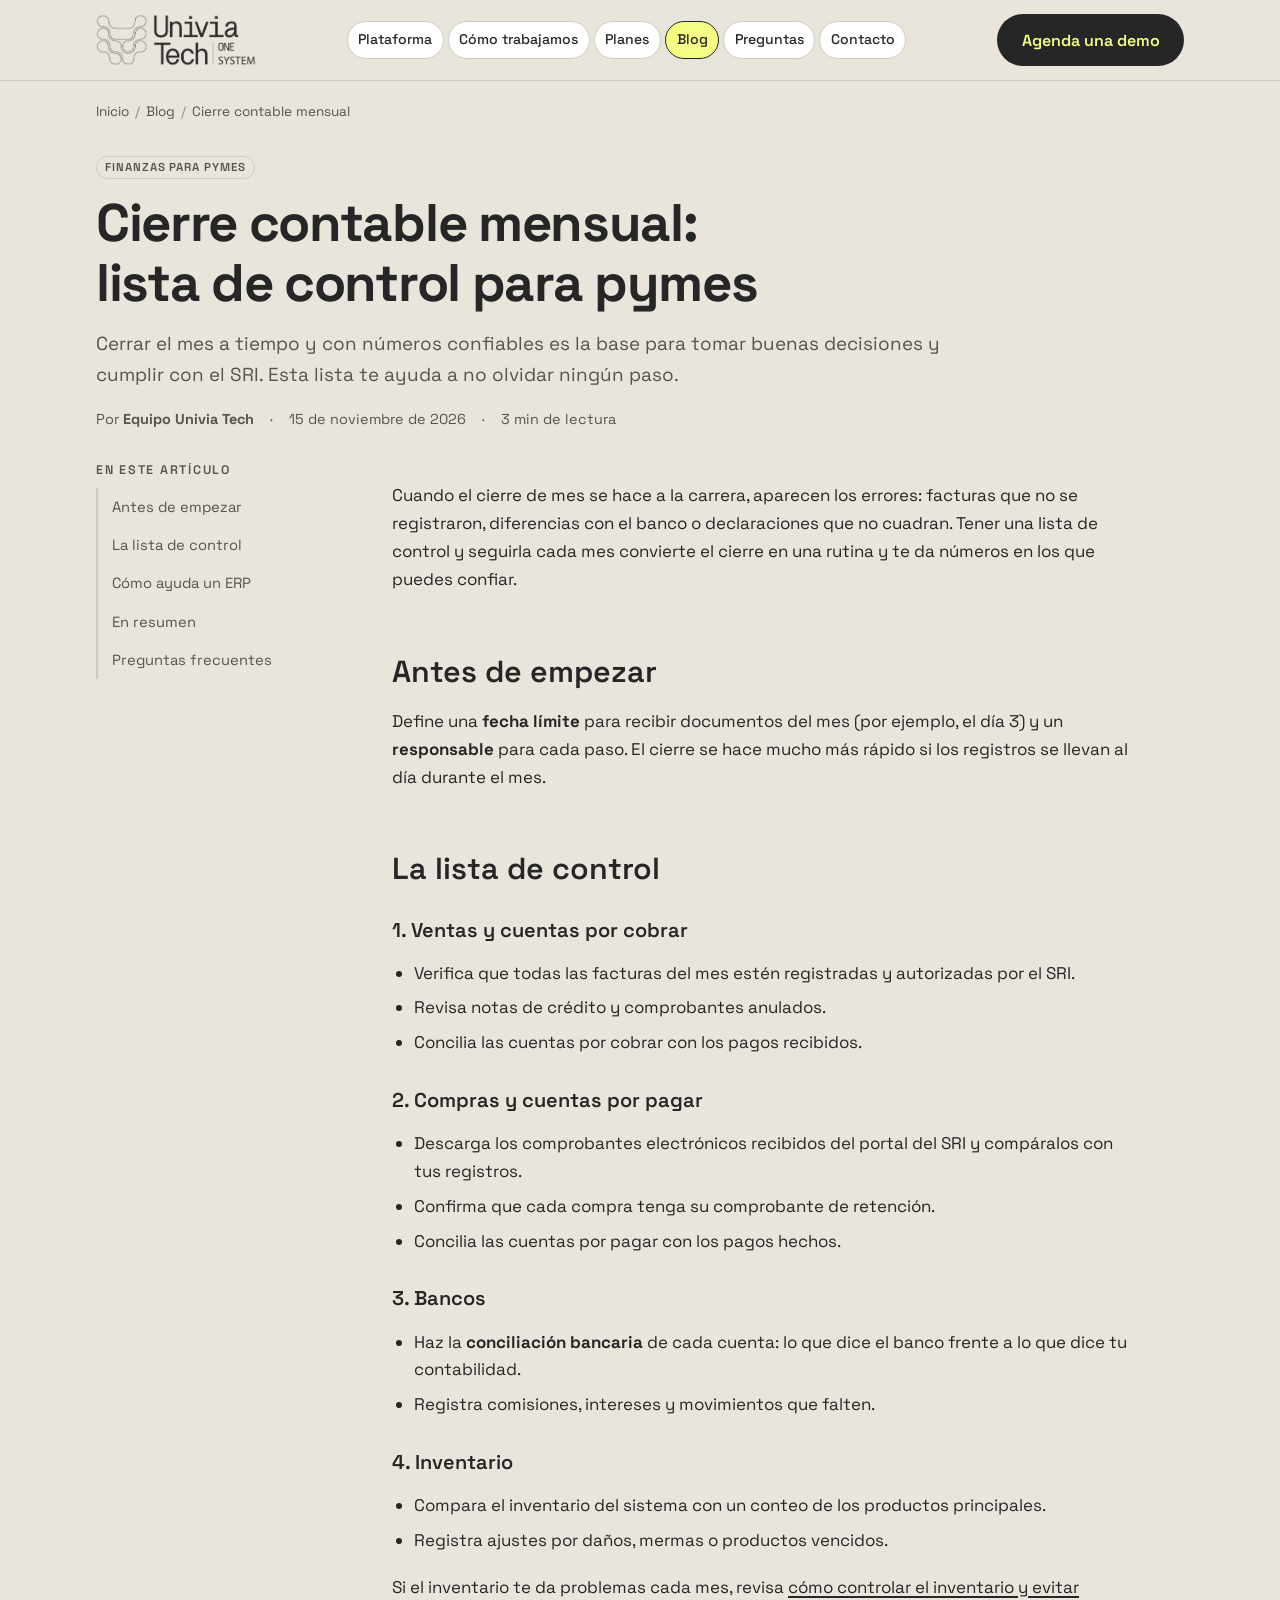
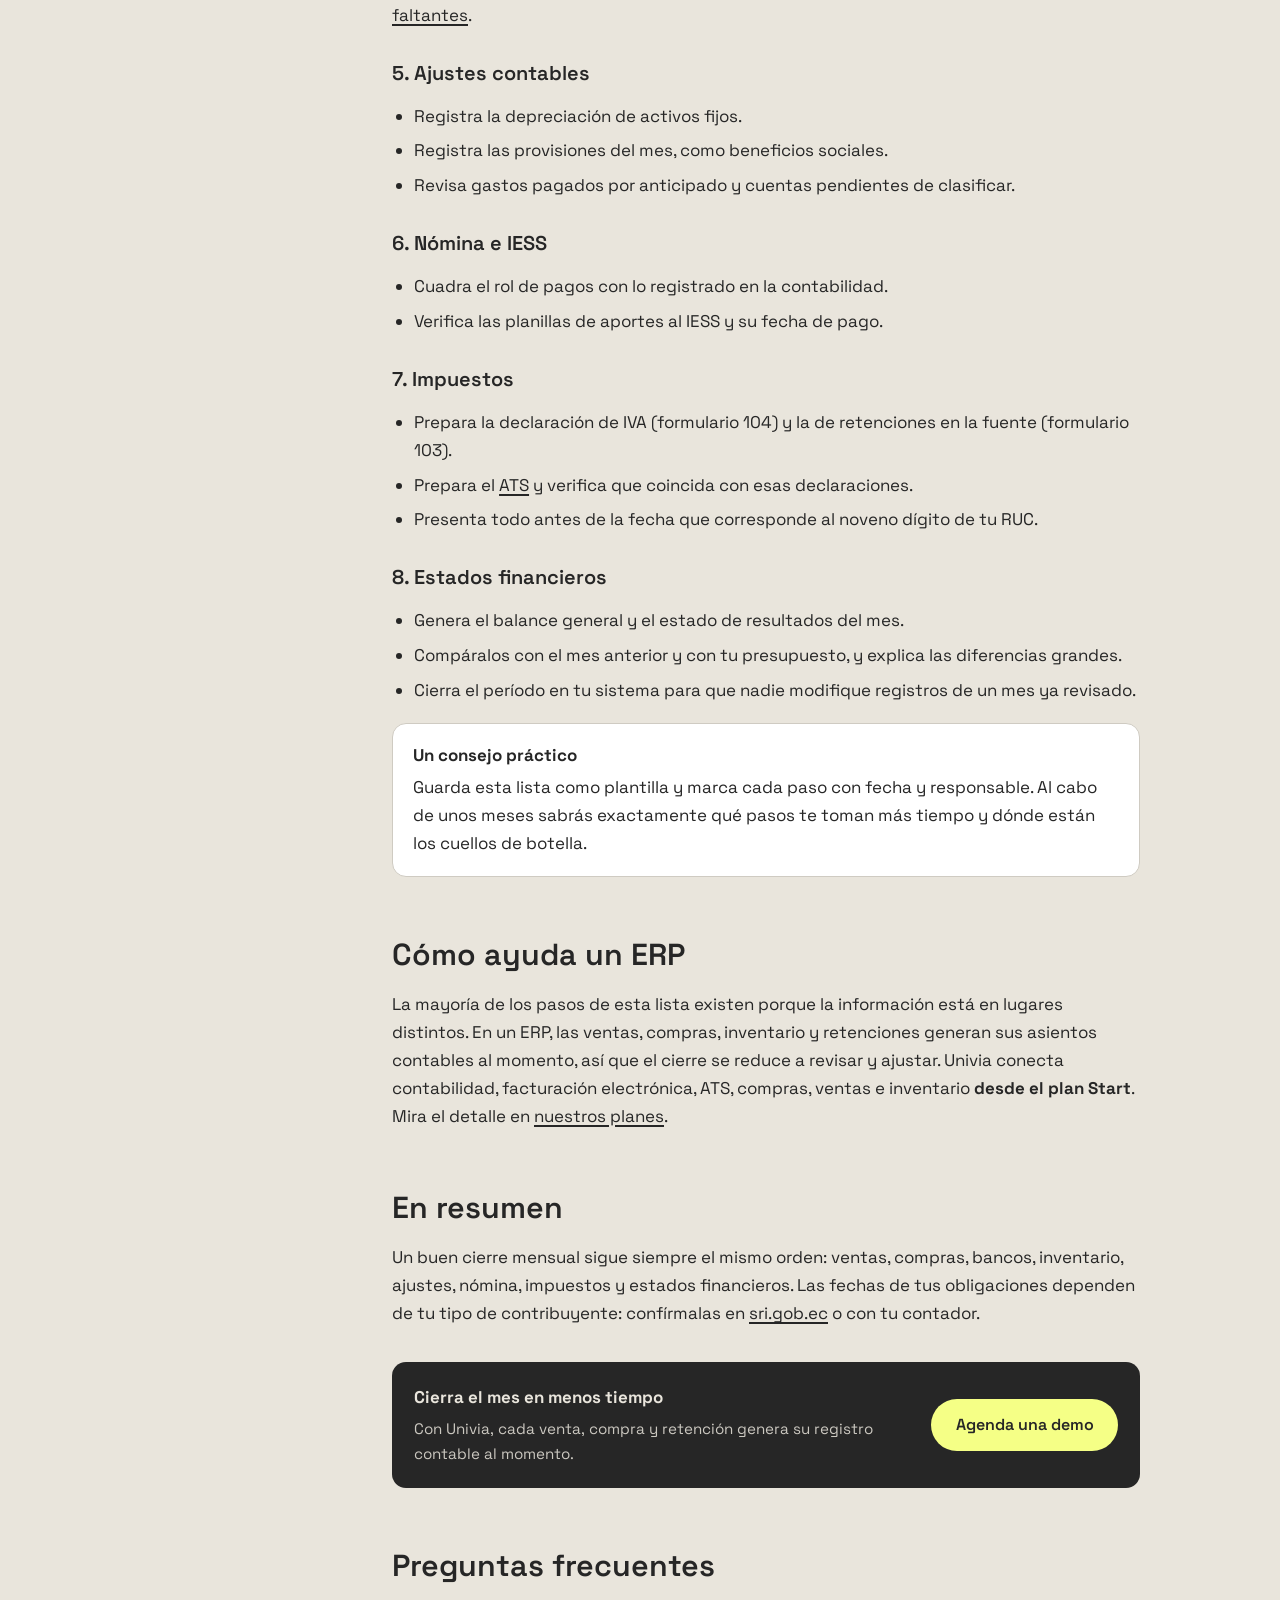
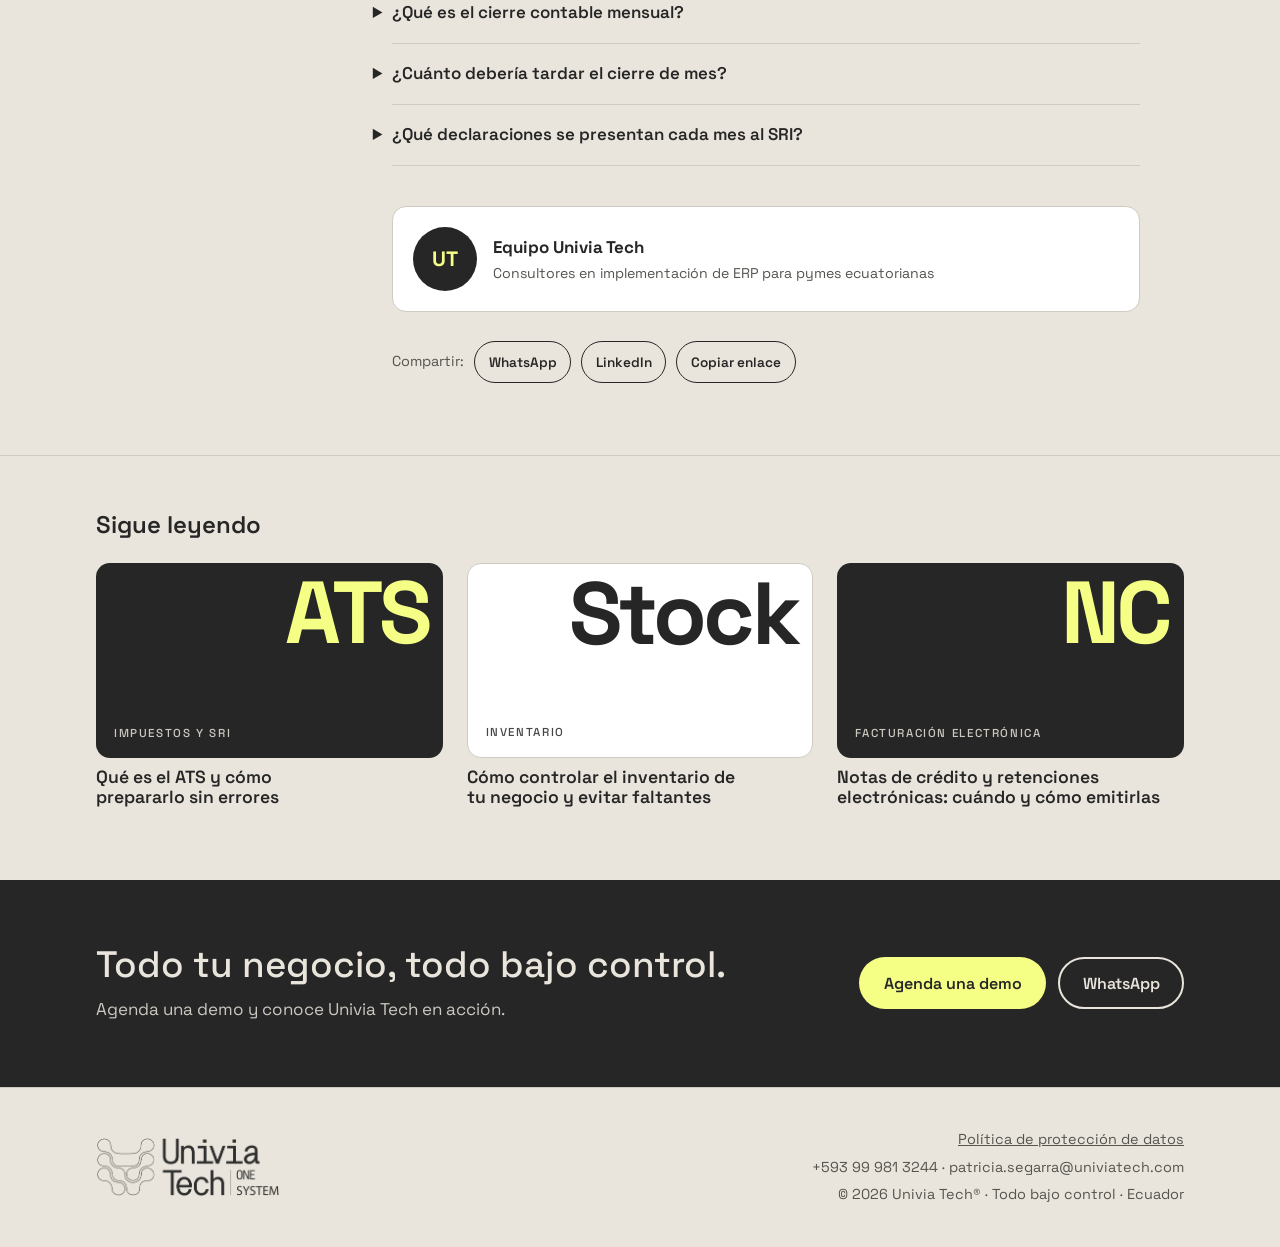
<file: blog/cierre-contable-mensual/index.html>
<!doctype html>
<html lang="es">
<head>
<meta charset="utf-8">
<meta name="viewport" content="width=device-width,initial-scale=1,viewport-fit=cover">
<title>Cierre contable mensual · Blog Univia</title>
<meta name="description" content="Lista de control para el cierre contable mensual de una pyme en Ecuador: conciliaciones, inventario, IVA, retenciones, ATS, IESS y estados financieros.">

<link rel="canonical" href="https://landing.univiatech.com/blog/cierre-contable-mensual/">
<meta property="og:type" content="article">
<meta property="og:site_name" content="Univia Tech">
<meta property="og:locale" content="es_EC">
<meta property="og:title" content="Cierre contable mensual: lista de control para pymes">
<meta property="og:description" content="Lista de control para el cierre contable mensual de una pyme en Ecuador: conciliaciones, inventario, IVA, retenciones, ATS, IESS y estados financieros.">
<meta property="og:url" content="https://landing.univiatech.com/blog/cierre-contable-mensual/">
<meta property="og:image" content="https://landing.univiatech.com/media/portada-lanzamiento.jpg">
<meta property="article:published_time" content="2026-11-15">
<meta property="article:section" content="Finanzas para pymes">
<meta name="twitter:card" content="summary_large_image">
<meta name="theme-color" content="#262626">
<link rel="preconnect" href="https://fonts.googleapis.com">
<link rel="preconnect" href="https://fonts.gstatic.com" crossorigin>
<link rel="stylesheet" href="https://fonts.googleapis.com/css2?family=Space+Grotesk:wght@300;400;500;600;700&display=swap">
<meta name="robots" content="noindex,nofollow">
</head>
<body>
<link rel="stylesheet" href="../../assets/css/blog.css">
<script type="application/ld+json">
{
 "@context": "https://schema.org",
 "@graph": [
  {
   "@type": "BlogPosting",
   "headline": "Cierre contable mensual: lista de control para pymes",
   "description": "Lista de control para el cierre contable mensual de una pyme en Ecuador: conciliaciones, inventario, IVA, retenciones, ATS, IESS y estados financieros.",
   "image": "https://univiatech.com/media/portada-lanzamiento.jpg",
   "datePublished": "2026-11-15",
   "dateModified": "2026-11-15",
   "inLanguage": "es-EC",
   "wordCount": 518,
   "author": {
    "@type": "Organization",
    "name": "Equipo Univia Tech",
    "url": "https://univiatech.com/"
   },
   "publisher": {
    "@type": "Organization",
    "name": "Univia Tech",
    "url": "https://univiatech.com/",
    "logo": {
     "@type": "ImageObject",
     "url": "https://univiatech.com/favicon-512.png"
    }
   },
   "mainEntityOfPage": "https://univiatech.com/blog/cierre-contable-mensual/",
   "articleSection": "Finanzas para pymes",
   "isPartOf": {
    "@id": "https://univiatech.com/blog/#blog"
   }
  },
  {
   "@type": "BreadcrumbList",
   "itemListElement": [
    {
     "@type": "ListItem",
     "position": 1,
     "name": "Inicio",
     "item": "https://univiatech.com/"
    },
    {
     "@type": "ListItem",
     "position": 2,
     "name": "Blog",
     "item": "https://univiatech.com/blog/"
    },
    {
     "@type": "ListItem",
     "position": 3,
     "name": "Cierre contable mensual",
     "item": "https://univiatech.com/blog/cierre-contable-mensual/"
    }
   ]
  },
  {
   "@type": "FAQPage",
   "mainEntity": [
    {
     "@type": "Question",
     "name": "¿Qué es el cierre contable mensual?",
     "acceptedAnswer": {
      "@type": "Answer",
      "text": "Es el proceso de revisar, ajustar y cuadrar todos los registros del mes para obtener estados financieros confiables y preparar las declaraciones de impuestos."
     }
    },
    {
     "@type": "Question",
     "name": "¿Cuánto debería tardar el cierre de mes?",
     "acceptedAnswer": {
      "@type": "Answer",
      "text": "Depende del tamaño de la empresa y de qué tan conectada esté su información. Cuando los registros se hacen día a día en un solo sistema, el cierre se reduce a revisar y ajustar."
     }
    },
    {
     "@type": "Question",
     "name": "¿Qué declaraciones se presentan cada mes al SRI?",
     "acceptedAnswer": {
      "@type": "Answer",
      "text": "Según tu tipo de contribuyente, suelen ser la declaración de IVA (formulario 104), la de retenciones en la fuente (formulario 103) y el ATS, con fechas según el noveno dígito del RUC. Confirma tus obligaciones en sri.gob.ec."
     }
    }
   ]
  }
 ]
}
</script>
<link rel="stylesheet" href="../../assets/css/articulo.css">


<header class="top">
  <div class="wrap nav">
    <a class="logo" href="../../" aria-label="Univia Tech, inicio"><span class="brand" role="img" aria-label="Univia Tech One System"></span></a>
    <ul>
      <li><a href="../../plataforma/">Plataforma</a></li>
      <li><a href="../../#como">Cómo trabajamos</a></li>
      <li><a href="../../planes/">Planes</a></li>
      <li><a href="../../blog/" aria-current="page">Blog</a></li>
      <li><a href="../../#preguntas">Preguntas</a></li>
      <li><a href="../../#contacto">Contacto</a></li>
    </ul>
    <div class="nav-right">
      <a class="btn btn-primary" href="../../#contacto">Agenda una demo</a>
      <button type="button" class="burger" id="burger" aria-expanded="false" aria-controls="mobile-menu" aria-label="Abrir menú">
        <svg class="bars" viewBox="0 0 24 24" aria-hidden="true"><path d="M4 7h16M4 12h16M4 17h16" stroke="currentColor" stroke-width="2" stroke-linecap="round"/></svg>
        <svg class="x" viewBox="0 0 24 24" aria-hidden="true"><path d="M6 6l12 12M18 6 6 18" stroke="currentColor" stroke-width="2" stroke-linecap="round"/></svg>
      </button>
    </div>
  </div>
  <nav class="mobile-menu" id="mobile-menu" aria-label="Menú" hidden>
    <div class="wrap">
      <ul>
        <li><a href="../../plataforma/">Plataforma</a></li>
        <li><a href="../../#como">Cómo trabajamos</a></li>
        <li><a href="../../planes/">Planes</a></li>
        <li><a href="../../blog/" aria-current="page">Blog</a></li>
        <li><a href="../../#preguntas">Preguntas</a></li>
        <li><a href="../../#contacto">Contacto</a></li>
      </ul>
      <a class="btn btn-primary" href="../../#contacto">Agenda una demo</a>
    </div>
  </nav>
</header>

<main>
  <article>
    <div class="wrap">
      <nav class="crumbs" aria-label="Estás en"><ol><li><a href="../../">Inicio</a></li><li><a href="../../blog/">Blog</a></li><li aria-current="page">Cierre contable mensual</li></ol></nav>
      <header class="art-head">
        <span class="tag">Finanzas para pymes</span>
        <h1>Cierre contable mensual: lista de control para pymes</h1>
        <p class="dek">Cerrar el mes a tiempo y con números confiables es la base para tomar buenas decisiones y cumplir con el SRI. Esta lista te ayuda a no olvidar ningún paso.</p>
        <div class="meta">
          <span>Por <strong>Equipo Univia Tech</strong></span><span>·</span>
          <time datetime="2026-11-15">15 de noviembre de 2026</time><span>·</span>
          <span id="rt">3 min de lectura</span>
        </div>
      </header>
      
      <div class="layout">
        <aside class="toc" aria-label="Contenido del artículo"><h2>En este artículo</h2><ol id="toc"></ol></aside>
        <div class="prose" id="prose">
          <details class="toc-mobile"><summary>En este artículo</summary><ol id="toc-m"></ol></details>

<p>Cuando el cierre de mes se hace a la carrera, aparecen los errores: facturas que no se registraron, diferencias con el banco o declaraciones que no cuadran. Tener una lista de control y seguirla cada mes convierte el cierre en una rutina y te da números en los que puedes confiar.</p>

<h2 id="antes">Antes de empezar</h2>
<p>Define una <strong>fecha límite</strong> para recibir documentos del mes (por ejemplo, el día 3) y un <strong>responsable</strong> para cada paso. El cierre se hace mucho más rápido si los registros se llevan al día durante el mes.</p>

<h2 id="lista">La lista de control</h2>

<h3>1. Ventas y cuentas por cobrar</h3>
<ul>
  <li>Verifica que todas las facturas del mes estén registradas y autorizadas por el SRI.</li>
  <li>Revisa notas de crédito y comprobantes anulados.</li>
  <li>Concilia las cuentas por cobrar con los pagos recibidos.</li>
</ul>

<h3>2. Compras y cuentas por pagar</h3>
<ul>
  <li>Descarga los comprobantes electrónicos recibidos del portal del SRI y compáralos con tus registros.</li>
  <li>Confirma que cada compra tenga su comprobante de retención.</li>
  <li>Concilia las cuentas por pagar con los pagos hechos.</li>
</ul>

<h3>3. Bancos</h3>
<ul>
  <li>Haz la <strong>conciliación bancaria</strong> de cada cuenta: lo que dice el banco frente a lo que dice tu contabilidad.</li>
  <li>Registra comisiones, intereses y movimientos que falten.</li>
</ul>

<h3>4. Inventario</h3>
<ul>
  <li>Compara el inventario del sistema con un conteo de los productos principales.</li>
  <li>Registra ajustes por daños, mermas o productos vencidos.</li>
</ul>
<p>Si el inventario te da problemas cada mes, revisa <a href="../../blog/control-de-inventario/">cómo controlar el inventario y evitar faltantes</a>.</p>

<h3>5. Ajustes contables</h3>
<ul>
  <li>Registra la depreciación de activos fijos.</li>
  <li>Registra las provisiones del mes, como beneficios sociales.</li>
  <li>Revisa gastos pagados por anticipado y cuentas pendientes de clasificar.</li>
</ul>

<h3>6. Nómina e IESS</h3>
<ul>
  <li>Cuadra el rol de pagos con lo registrado en la contabilidad.</li>
  <li>Verifica las planillas de aportes al IESS y su fecha de pago.</li>
</ul>

<h3>7. Impuestos</h3>
<ul>
  <li>Prepara la declaración de IVA (formulario 104) y la de retenciones en la fuente (formulario 103).</li>
  <li>Prepara el <a href="../../blog/que-es-el-ats/">ATS</a> y verifica que coincida con esas declaraciones.</li>
  <li>Presenta todo antes de la fecha que corresponde al noveno dígito de tu RUC.</li>
</ul>

<h3>8. Estados financieros</h3>
<ul>
  <li>Genera el balance general y el estado de resultados del mes.</li>
  <li>Compáralos con el mes anterior y con tu presupuesto, y explica las diferencias grandes.</li>
  <li>Cierra el período en tu sistema para que nadie modifique registros de un mes ya revisado.</li>
</ul>

<div class="note"><strong>Un consejo práctico</strong>Guarda esta lista como plantilla y marca cada paso con fecha y responsable. Al cabo de unos meses sabrás exactamente qué pasos te toman más tiempo y dónde están los cuellos de botella.</div>

<h2 id="erp">Cómo ayuda un ERP</h2>
<p>La mayoría de los pasos de esta lista existen porque la información está en lugares distintos. En un ERP, las ventas, compras, inventario y retenciones generan sus asientos contables al momento, así que el cierre se reduce a revisar y ajustar. Univia conecta contabilidad, facturación electrónica, ATS, compras, ventas e inventario <strong>desde el plan Start</strong>. Mira el detalle en <a href="../../planes/">nuestros planes</a>.</p>

<h2 id="conclusion">En resumen</h2>
<p>Un buen cierre mensual sigue siempre el mismo orden: ventas, compras, bancos, inventario, ajustes, nómina, impuestos y estados financieros. Las fechas de tus obligaciones dependen de tu tipo de contribuyente: confírmalas en <a href="https://www.sri.gob.ec" target="_blank" rel="noopener">sri.gob.ec</a> o con tu contador.</p>

          <aside class="inline-cta">
            <div><strong>Cierra el mes en menos tiempo</strong><p>Con Univia, cada venta, compra y retención genera su registro contable al momento.</p></div>
            <a class="btn" href="../../#contacto">Agenda una demo</a>
          </aside>
          <section class="faq" aria-labelledby="faq">
            <h2 id="faq">Preguntas frecuentes</h2>
            <details><summary>¿Qué es el cierre contable mensual?</summary><p>Es el proceso de revisar, ajustar y cuadrar todos los registros del mes para obtener estados financieros confiables y preparar las declaraciones de impuestos.</p></details>
            <details><summary>¿Cuánto debería tardar el cierre de mes?</summary><p>Depende del tamaño de la empresa y de qué tan conectada esté su información. Cuando los registros se hacen día a día en un solo sistema, el cierre se reduce a revisar y ajustar.</p></details>
            <details><summary>¿Qué declaraciones se presentan cada mes al SRI?</summary><p>Según tu tipo de contribuyente, suelen ser la declaración de IVA (formulario 104), la de retenciones en la fuente (formulario 103) y el ATS, con fechas según el noveno dígito del RUC. Confirma tus obligaciones en sri.gob.ec.</p></details>
          </section>
          <div class="author">
            <span class="av" aria-hidden="true">UT</span>
            <div><strong>Equipo Univia Tech</strong><small>Consultores en implementación de ERP para pymes ecuatorianas</small></div>
          </div>
          <div class="share">
            <span>Compartir:</span>
            <a id="sh-wa" href="#" target="_blank" rel="noopener">WhatsApp</a>
            <a id="sh-li" href="#" target="_blank" rel="noopener">LinkedIn</a>
            <button type="button" id="sh-copy">Copiar enlace</button>
          </div>
        </div>
      </div>
    </div>
  </article>

  <section class="related" aria-labelledby="t-rel">
    <div class="wrap">
      <h2 id="t-rel">Sigue leyendo</h2>
      <ul>
        <li><a href="../../blog/que-es-el-ats/" style="text-decoration:none;display:grid;gap:10px"><div class="cover"><small>Impuestos y SRI</small><b>ATS</b></div><h3>Qué es el ATS y cómo prepararlo sin errores</h3></a></li>
        <li><a href="../../blog/control-de-inventario/" style="text-decoration:none;display:grid;gap:10px"><div class="cover alt"><small>Inventario</small><b>Stock</b></div><h3>Cómo controlar el inventario de tu negocio y evitar faltantes</h3></a></li>
        <li><a href="../../blog/notas-de-credito-y-retenciones/" style="text-decoration:none;display:grid;gap:10px"><div class="cover"><small>Facturación electrónica</small><b>NC</b></div><h3>Notas de crédito y retenciones electrónicas: cuándo y cómo emitirlas</h3></a></li>
      </ul>
    </div>
  </section>
  <section class="cta-band">
    <div class="wrap">
      <div>
        <h2>Todo tu negocio, todo bajo control.</h2>
        <p>Agenda una demo y conoce Univia Tech en acción.</p>
      </div>
      <div class="acts">
        <a class="btn btn-primary" href="../../#contacto">Agenda una demo</a>
        <a class="btn btn-ghost" href="https://wa.me/593999813244?text=Hola%2C%20vengo%20del%20blog%20y%20quiero%20conocer%20Univia%20Tech." target="_blank" rel="noopener">WhatsApp</a>
      </div>
    </div>
  </section>
</main>

<footer>
  <div class="wrap">
    <span class="brand" role="img" aria-label="Univia Tech One System"></span>
    <div class="fcontact">
      <span><a href="../../politica-de-datos/">Política de protección de datos</a></span>
      <span>+593 99 981 3244 · patricia.segarra@univiatech.com</span>
      <span>© 2026 Univia Tech® · Todo bajo control · Ecuador</span>
    </div>
  </div>
</footer>
<div class="toast" id="toast" role="status" hidden></div>

<script src="../../assets/js/articulo.js?v=2026-11-17b"></script>

<script src="../../seguimiento.js?v=2026-11-17b" defer></script>


<script src="https://qa.univiatech.com/assets/app_univia_plataforma/js/lead.js?v=2026-11-17b" data-erp="https://qa.univiatech.com" data-canal="landing-univia" defer></script>
</body>
</html>
</file>
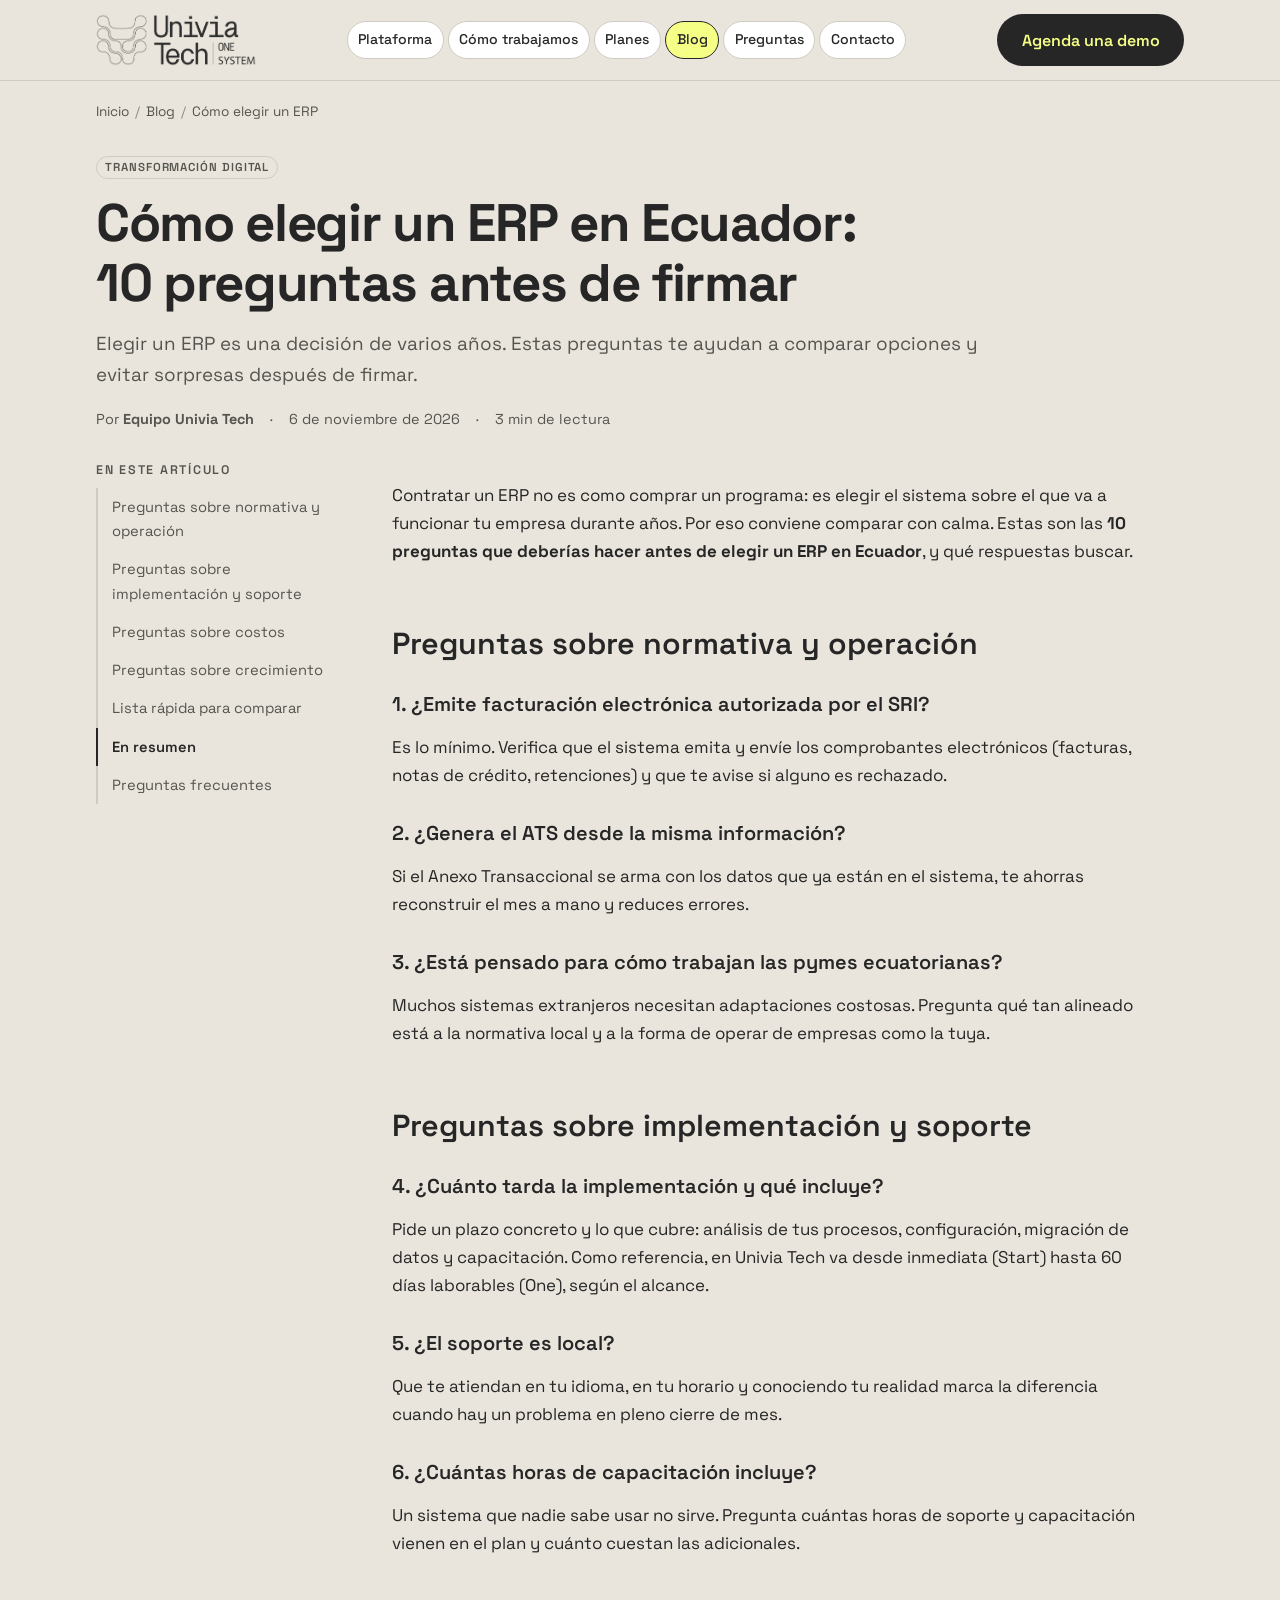
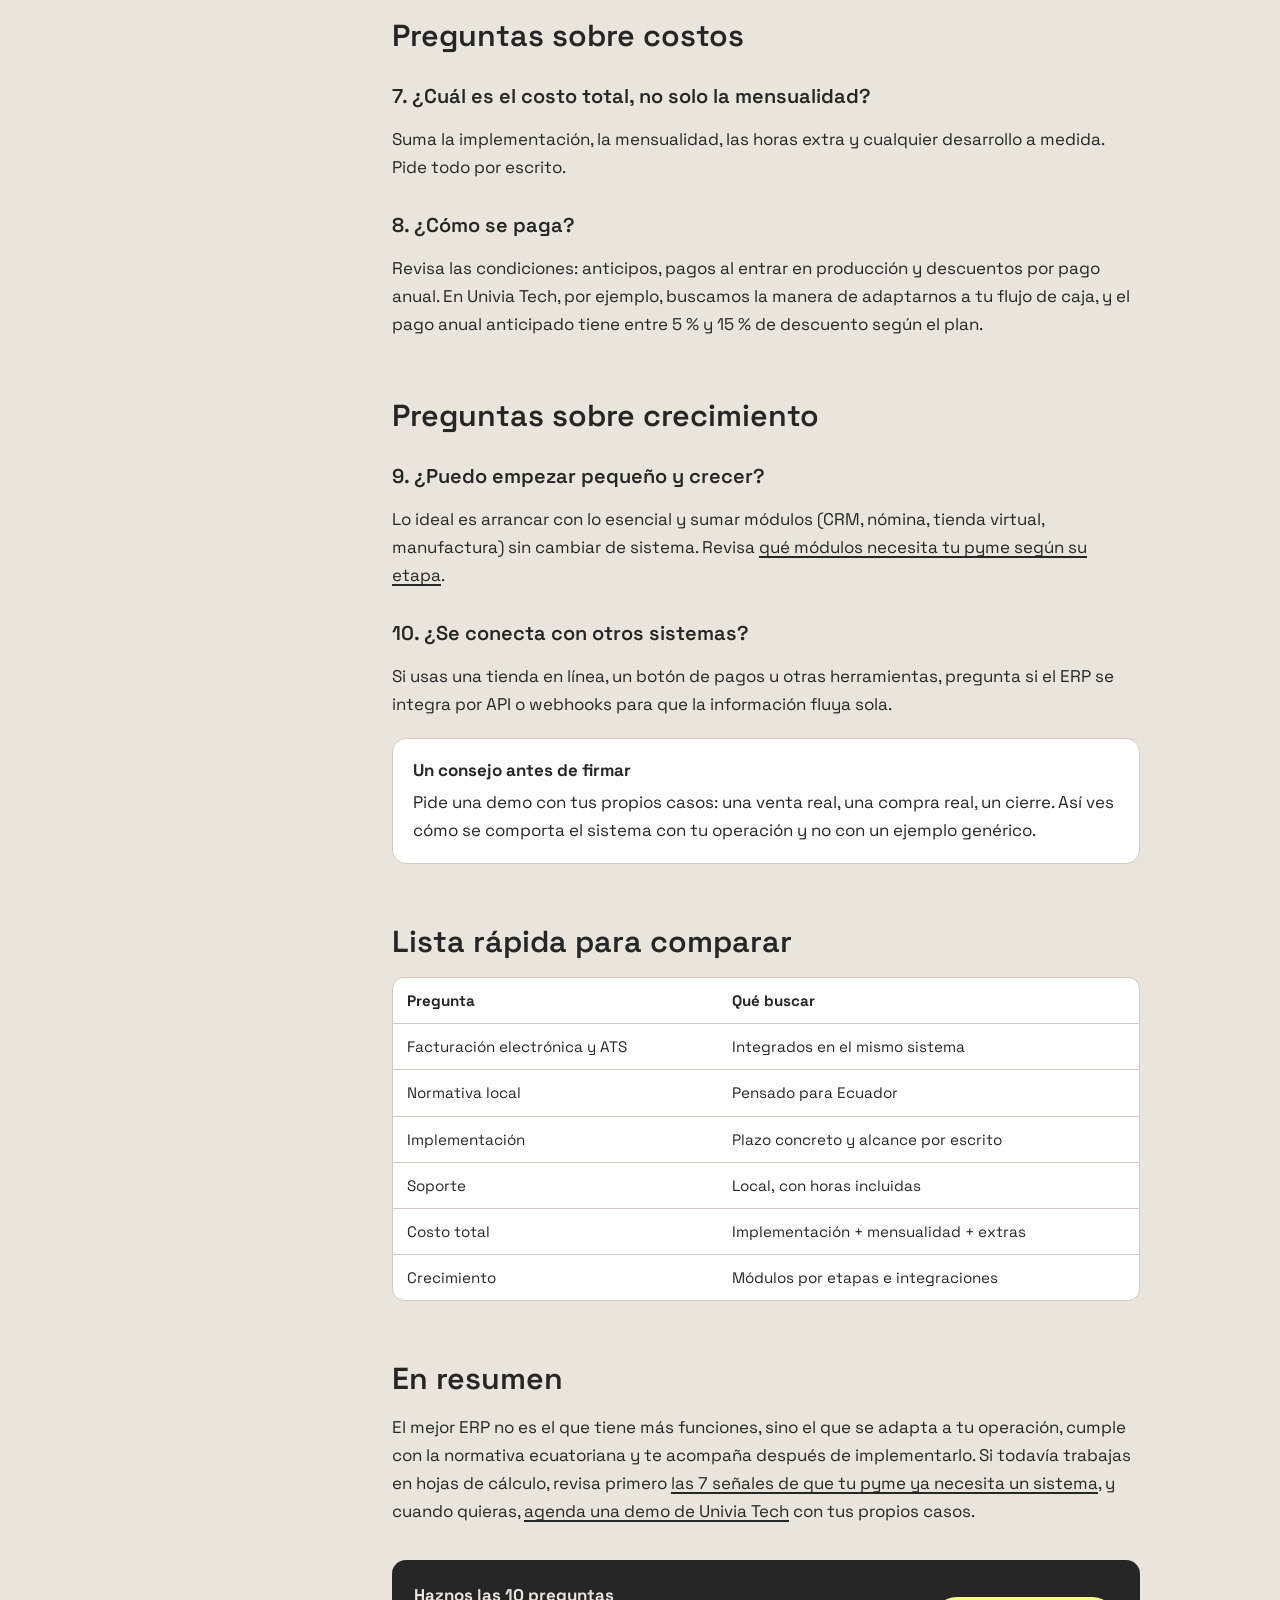
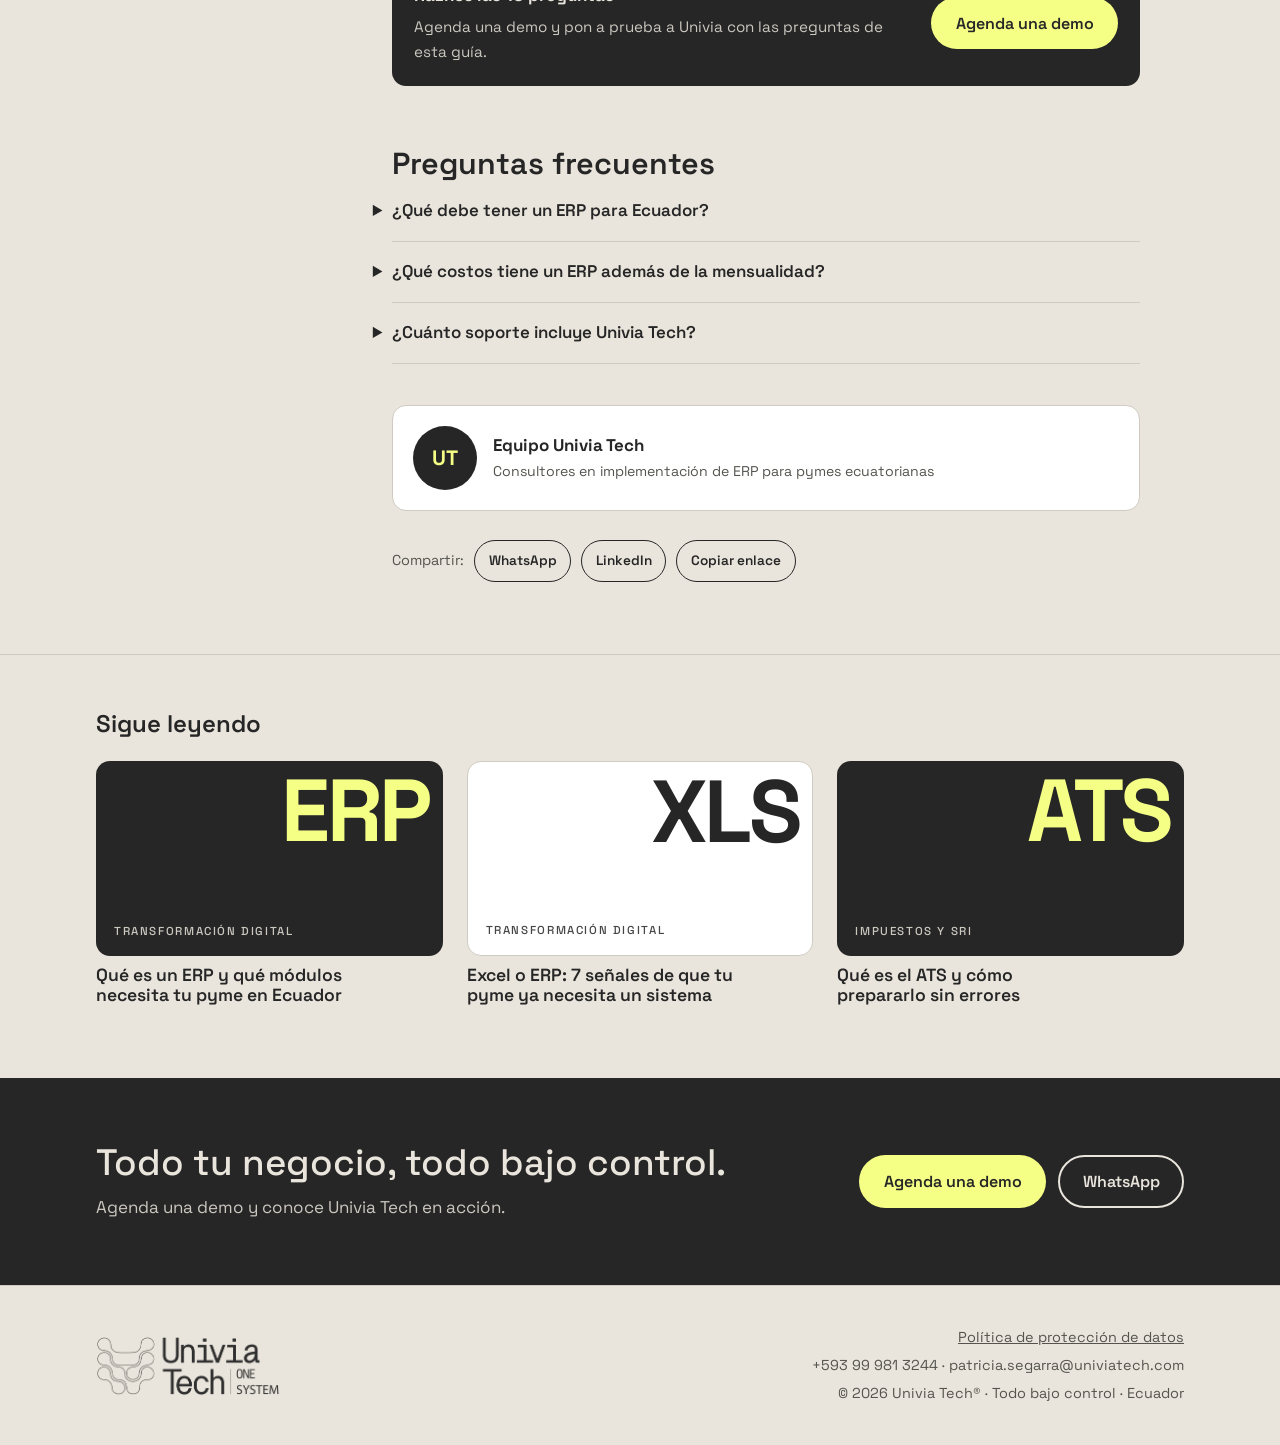
<file: blog/como-elegir-un-erp/index.html>
<!doctype html>
<html lang="es">
<head>
<meta charset="utf-8">
<meta name="viewport" content="width=device-width,initial-scale=1,viewport-fit=cover">
<title>Cómo elegir un ERP · Blog Univia</title>
<meta name="description" content="Antes de contratar un ERP en Ecuador, haz estas 10 preguntas sobre normativa del SRI, soporte local, implementación, costos y crecimiento.">

<link rel="canonical" href="https://landing.univiatech.com/blog/como-elegir-un-erp/">
<meta property="og:type" content="article">
<meta property="og:site_name" content="Univia Tech">
<meta property="og:locale" content="es_EC">
<meta property="og:title" content="Cómo elegir un ERP en Ecuador: 10 preguntas antes de firmar">
<meta property="og:description" content="Antes de contratar un ERP en Ecuador, haz estas 10 preguntas sobre normativa del SRI, soporte local, implementación, costos y crecimiento.">
<meta property="og:url" content="https://landing.univiatech.com/blog/como-elegir-un-erp/">
<meta property="og:image" content="https://landing.univiatech.com/media/portada-lanzamiento.jpg">
<meta property="article:published_time" content="2026-11-06">
<meta property="article:section" content="Transformación digital">
<meta name="twitter:card" content="summary_large_image">
<meta name="theme-color" content="#262626">
<link rel="preconnect" href="https://fonts.googleapis.com">
<link rel="preconnect" href="https://fonts.gstatic.com" crossorigin>
<link rel="stylesheet" href="https://fonts.googleapis.com/css2?family=Space+Grotesk:wght@300;400;500;600;700&display=swap">
<meta name="robots" content="noindex,nofollow">
</head>
<body>
<link rel="stylesheet" href="../../assets/css/blog.css">
<script type="application/ld+json">
{
 "@context": "https://schema.org",
 "@graph": [
  {
   "@type": "BlogPosting",
   "headline": "Cómo elegir un ERP en Ecuador: 10 preguntas antes de firmar",
   "description": "Antes de contratar un ERP en Ecuador, haz estas 10 preguntas sobre normativa del SRI, soporte local, implementación, costos y crecimiento.",
   "image": "https://univiatech.com/media/portada-lanzamiento.jpg",
   "datePublished": "2026-11-06",
   "dateModified": "2026-11-06",
   "inLanguage": "es-EC",
   "wordCount": 564,
   "author": {
    "@type": "Organization",
    "name": "Equipo Univia Tech",
    "url": "https://univiatech.com/"
   },
   "publisher": {
    "@type": "Organization",
    "name": "Univia Tech",
    "url": "https://univiatech.com/",
    "logo": {
     "@type": "ImageObject",
     "url": "https://univiatech.com/favicon-512.png"
    }
   },
   "mainEntityOfPage": "https://univiatech.com/blog/como-elegir-un-erp/",
   "articleSection": "Transformación digital",
   "isPartOf": {
    "@id": "https://univiatech.com/blog/#blog"
   }
  },
  {
   "@type": "BreadcrumbList",
   "itemListElement": [
    {
     "@type": "ListItem",
     "position": 1,
     "name": "Inicio",
     "item": "https://univiatech.com/"
    },
    {
     "@type": "ListItem",
     "position": 2,
     "name": "Blog",
     "item": "https://univiatech.com/blog/"
    },
    {
     "@type": "ListItem",
     "position": 3,
     "name": "Cómo elegir un ERP",
     "item": "https://univiatech.com/blog/como-elegir-un-erp/"
    }
   ]
  },
  {
   "@type": "FAQPage",
   "mainEntity": [
    {
     "@type": "Question",
     "name": "¿Qué debe tener un ERP para Ecuador?",
     "acceptedAnswer": {
      "@type": "Answer",
      "text": "Como mínimo, facturación electrónica autorizada por el SRI, generación del Anexo Transaccional (ATS), contabilidad, compras, ventas e inventario, además de soporte local en tu zona horaria."
     }
    },
    {
     "@type": "Question",
     "name": "¿Qué costos tiene un ERP además de la mensualidad?",
     "acceptedAnswer": {
      "@type": "Answer",
      "text": "Normalmente hay un costo de implementación por una única vez, horas de soporte o capacitación adicionales y, a veces, desarrollos a medida. Pide que te los detallen por escrito."
     }
    },
    {
     "@type": "Question",
     "name": "¿Cuánto soporte incluye Univia Tech?",
     "acceptedAnswer": {
      "@type": "Answer",
      "text": "Cada plan incluye horas de soporte y capacitación: 8 horas en Start, 24 en Smart y 32 en Next y One. Si necesitas más, hay bolsas de 50 y 100 horas con descuento."
     }
    }
   ]
  }
 ]
}
</script>
<link rel="stylesheet" href="../../assets/css/articulo.css">


<header class="top">
  <div class="wrap nav">
    <a class="logo" href="../../" aria-label="Univia Tech, inicio"><span class="brand" role="img" aria-label="Univia Tech One System"></span></a>
    <ul>
      <li><a href="../../plataforma/">Plataforma</a></li>
      <li><a href="../../#como">Cómo trabajamos</a></li>
      <li><a href="../../planes/">Planes</a></li>
      <li><a href="../../blog/" aria-current="page">Blog</a></li>
      <li><a href="../../#preguntas">Preguntas</a></li>
      <li><a href="../../#contacto">Contacto</a></li>
    </ul>
    <div class="nav-right">
      <a class="btn btn-primary" href="../../#contacto">Agenda una demo</a>
      <button type="button" class="burger" id="burger" aria-expanded="false" aria-controls="mobile-menu" aria-label="Abrir menú">
        <svg class="bars" viewBox="0 0 24 24" aria-hidden="true"><path d="M4 7h16M4 12h16M4 17h16" stroke="currentColor" stroke-width="2" stroke-linecap="round"/></svg>
        <svg class="x" viewBox="0 0 24 24" aria-hidden="true"><path d="M6 6l12 12M18 6 6 18" stroke="currentColor" stroke-width="2" stroke-linecap="round"/></svg>
      </button>
    </div>
  </div>
  <nav class="mobile-menu" id="mobile-menu" aria-label="Menú" hidden>
    <div class="wrap">
      <ul>
        <li><a href="../../plataforma/">Plataforma</a></li>
        <li><a href="../../#como">Cómo trabajamos</a></li>
        <li><a href="../../planes/">Planes</a></li>
        <li><a href="../../blog/" aria-current="page">Blog</a></li>
        <li><a href="../../#preguntas">Preguntas</a></li>
        <li><a href="../../#contacto">Contacto</a></li>
      </ul>
      <a class="btn btn-primary" href="../../#contacto">Agenda una demo</a>
    </div>
  </nav>
</header>

<main>
  <article>
    <div class="wrap">
      <nav class="crumbs" aria-label="Estás en"><ol><li><a href="../../">Inicio</a></li><li><a href="../../blog/">Blog</a></li><li aria-current="page">Cómo elegir un ERP</li></ol></nav>
      <header class="art-head">
        <span class="tag">Transformación digital</span>
        <h1>Cómo elegir un ERP en Ecuador: 10 preguntas antes de firmar</h1>
        <p class="dek">Elegir un ERP es una decisión de varios años. Estas preguntas te ayudan a comparar opciones y evitar sorpresas después de firmar.</p>
        <div class="meta">
          <span>Por <strong>Equipo Univia Tech</strong></span><span>·</span>
          <time datetime="2026-11-06">6 de noviembre de 2026</time><span>·</span>
          <span id="rt">3 min de lectura</span>
        </div>
      </header>
      
      <div class="layout">
        <aside class="toc" aria-label="Contenido del artículo"><h2>En este artículo</h2><ol id="toc"></ol></aside>
        <div class="prose" id="prose">
          <details class="toc-mobile"><summary>En este artículo</summary><ol id="toc-m"></ol></details>

<p>Contratar un ERP no es como comprar un programa: es elegir el sistema sobre el que va a funcionar tu empresa durante años. Por eso conviene comparar con calma. Estas son las <strong>10 preguntas que deberías hacer antes de elegir un ERP en Ecuador</strong>, y qué respuestas buscar.</p>

<h2 id="normativa">Preguntas sobre normativa y operación</h2>

<h3>1. ¿Emite facturación electrónica autorizada por el SRI?</h3>
<p>Es lo mínimo. Verifica que el sistema emita y envíe los comprobantes electrónicos (facturas, notas de crédito, retenciones) y que te avise si alguno es rechazado.</p>

<h3>2. ¿Genera el ATS desde la misma información?</h3>
<p>Si el Anexo Transaccional se arma con los datos que ya están en el sistema, te ahorras reconstruir el mes a mano y reduces errores.</p>

<h3>3. ¿Está pensado para cómo trabajan las pymes ecuatorianas?</h3>
<p>Muchos sistemas extranjeros necesitan adaptaciones costosas. Pregunta qué tan alineado está a la normativa local y a la forma de operar de empresas como la tuya.</p>

<h2 id="implementacion">Preguntas sobre implementación y soporte</h2>

<h3>4. ¿Cuánto tarda la implementación y qué incluye?</h3>
<p>Pide un plazo concreto y lo que cubre: análisis de tus procesos, configuración, migración de datos y capacitación. Como referencia, en Univia Tech va desde inmediata (Start) hasta 60 días laborables (One), según el alcance.</p>

<h3>5. ¿El soporte es local?</h3>
<p>Que te atiendan en tu idioma, en tu horario y conociendo tu realidad marca la diferencia cuando hay un problema en pleno cierre de mes.</p>

<h3>6. ¿Cuántas horas de capacitación incluye?</h3>
<p>Un sistema que nadie sabe usar no sirve. Pregunta cuántas horas de soporte y capacitación vienen en el plan y cuánto cuestan las adicionales.</p>

<h2 id="costos">Preguntas sobre costos</h2>

<h3>7. ¿Cuál es el costo total, no solo la mensualidad?</h3>
<p>Suma la implementación, la mensualidad, las horas extra y cualquier desarrollo a medida. Pide todo por escrito.</p>

<h3>8. ¿Cómo se paga?</h3>
<p>Revisa las condiciones: anticipos, pagos al entrar en producción y descuentos por pago anual. En Univia Tech, por ejemplo, buscamos la manera de adaptarnos a tu flujo de caja, y el pago anual anticipado tiene entre 5 % y 15 % de descuento según el plan.</p>

<h2 id="crecimiento">Preguntas sobre crecimiento</h2>

<h3>9. ¿Puedo empezar pequeño y crecer?</h3>
<p>Lo ideal es arrancar con lo esencial y sumar módulos (CRM, nómina, tienda virtual, manufactura) sin cambiar de sistema. Revisa <a href="../../blog/que-es-un-erp/">qué módulos necesita tu pyme según su etapa</a>.</p>

<h3>10. ¿Se conecta con otros sistemas?</h3>
<p>Si usas una tienda en línea, un botón de pagos u otras herramientas, pregunta si el ERP se integra por API o webhooks para que la información fluya sola.</p>

<div class="note"><strong>Un consejo antes de firmar</strong>Pide una demo con tus propios casos: una venta real, una compra real, un cierre. Así ves cómo se comporta el sistema con tu operación y no con un ejemplo genérico.</div>

<h2 id="checklist">Lista rápida para comparar</h2>
<div class="tbl"><table>
  <thead><tr><th>Pregunta</th><th>Qué buscar</th></tr></thead>
  <tbody>
    <tr><td>Facturación electrónica y ATS</td><td>Integrados en el mismo sistema</td></tr>
    <tr><td>Normativa local</td><td>Pensado para Ecuador</td></tr>
    <tr><td>Implementación</td><td>Plazo concreto y alcance por escrito</td></tr>
    <tr><td>Soporte</td><td>Local, con horas incluidas</td></tr>
    <tr><td>Costo total</td><td>Implementación + mensualidad + extras</td></tr>
    <tr><td>Crecimiento</td><td>Módulos por etapas e integraciones</td></tr>
  </tbody>
</table></div>

<h2 id="conclusion">En resumen</h2>
<p>El mejor ERP no es el que tiene más funciones, sino el que se adapta a tu operación, cumple con la normativa ecuatoriana y te acompaña después de implementarlo. Si todavía trabajas en hojas de cálculo, revisa primero <a href="../../blog/excel-o-erp/">las 7 señales de que tu pyme ya necesita un sistema</a>, y cuando quieras, <a href="../../#contacto">agenda una demo de Univia Tech</a> con tus propios casos.</p>

          <aside class="inline-cta">
            <div><strong>Haznos las 10 preguntas</strong><p>Agenda una demo y pon a prueba a Univia con las preguntas de esta guía.</p></div>
            <a class="btn" href="../../#contacto">Agenda una demo</a>
          </aside>
          <section class="faq" aria-labelledby="faq">
            <h2 id="faq">Preguntas frecuentes</h2>
            <details><summary>¿Qué debe tener un ERP para Ecuador?</summary><p>Como mínimo, facturación electrónica autorizada por el SRI, generación del Anexo Transaccional (ATS), contabilidad, compras, ventas e inventario, además de soporte local en tu zona horaria.</p></details>
            <details><summary>¿Qué costos tiene un ERP además de la mensualidad?</summary><p>Normalmente hay un costo de implementación por una única vez, horas de soporte o capacitación adicionales y, a veces, desarrollos a medida. Pide que te los detallen por escrito.</p></details>
            <details><summary>¿Cuánto soporte incluye Univia Tech?</summary><p>Cada plan incluye horas de soporte y capacitación: 8 horas en Start, 24 en Smart y 32 en Next y One. Si necesitas más, hay bolsas de 50 y 100 horas con descuento.</p></details>
          </section>
          <div class="author">
            <span class="av" aria-hidden="true">UT</span>
            <div><strong>Equipo Univia Tech</strong><small>Consultores en implementación de ERP para pymes ecuatorianas</small></div>
          </div>
          <div class="share">
            <span>Compartir:</span>
            <a id="sh-wa" href="#" target="_blank" rel="noopener">WhatsApp</a>
            <a id="sh-li" href="#" target="_blank" rel="noopener">LinkedIn</a>
            <button type="button" id="sh-copy">Copiar enlace</button>
          </div>
        </div>
      </div>
    </div>
  </article>

  <section class="related" aria-labelledby="t-rel">
    <div class="wrap">
      <h2 id="t-rel">Sigue leyendo</h2>
      <ul>
        <li><a href="../../blog/que-es-un-erp/" style="text-decoration:none;display:grid;gap:10px"><div class="cover"><small>Transformación digital</small><b>ERP</b></div><h3>Qué es un ERP y qué módulos necesita tu pyme en Ecuador</h3></a></li>
        <li><a href="../../blog/excel-o-erp/" style="text-decoration:none;display:grid;gap:10px"><div class="cover alt"><small>Transformación digital</small><b>XLS</b></div><h3>Excel o ERP: 7 señales de que tu pyme ya necesita un sistema</h3></a></li>
        <li><a href="../../blog/que-es-el-ats/" style="text-decoration:none;display:grid;gap:10px"><div class="cover"><small>Impuestos y SRI</small><b>ATS</b></div><h3>Qué es el ATS y cómo prepararlo sin errores</h3></a></li>
      </ul>
    </div>
  </section>
  <section class="cta-band">
    <div class="wrap">
      <div>
        <h2>Todo tu negocio, todo bajo control.</h2>
        <p>Agenda una demo y conoce Univia Tech en acción.</p>
      </div>
      <div class="acts">
        <a class="btn btn-primary" href="../../#contacto">Agenda una demo</a>
        <a class="btn btn-ghost" href="https://wa.me/593999813244?text=Hola%2C%20vengo%20del%20blog%20y%20quiero%20conocer%20Univia%20Tech." target="_blank" rel="noopener">WhatsApp</a>
      </div>
    </div>
  </section>
</main>

<footer>
  <div class="wrap">
    <span class="brand" role="img" aria-label="Univia Tech One System"></span>
    <div class="fcontact">
      <span><a href="../../politica-de-datos/">Política de protección de datos</a></span>
      <span>+593 99 981 3244 · patricia.segarra@univiatech.com</span>
      <span>© 2026 Univia Tech® · Todo bajo control · Ecuador</span>
    </div>
  </div>
</footer>
<div class="toast" id="toast" role="status" hidden></div>

<script src="../../assets/js/articulo.js?v=2026-11-17b"></script>

<script src="../../seguimiento.js?v=2026-11-17b" defer></script>


<script src="https://qa.univiatech.com/assets/app_univia_plataforma/js/lead.js?v=2026-11-17b" data-erp="https://qa.univiatech.com" data-canal="landing-univia" defer></script>
</body>
</html>
</file>
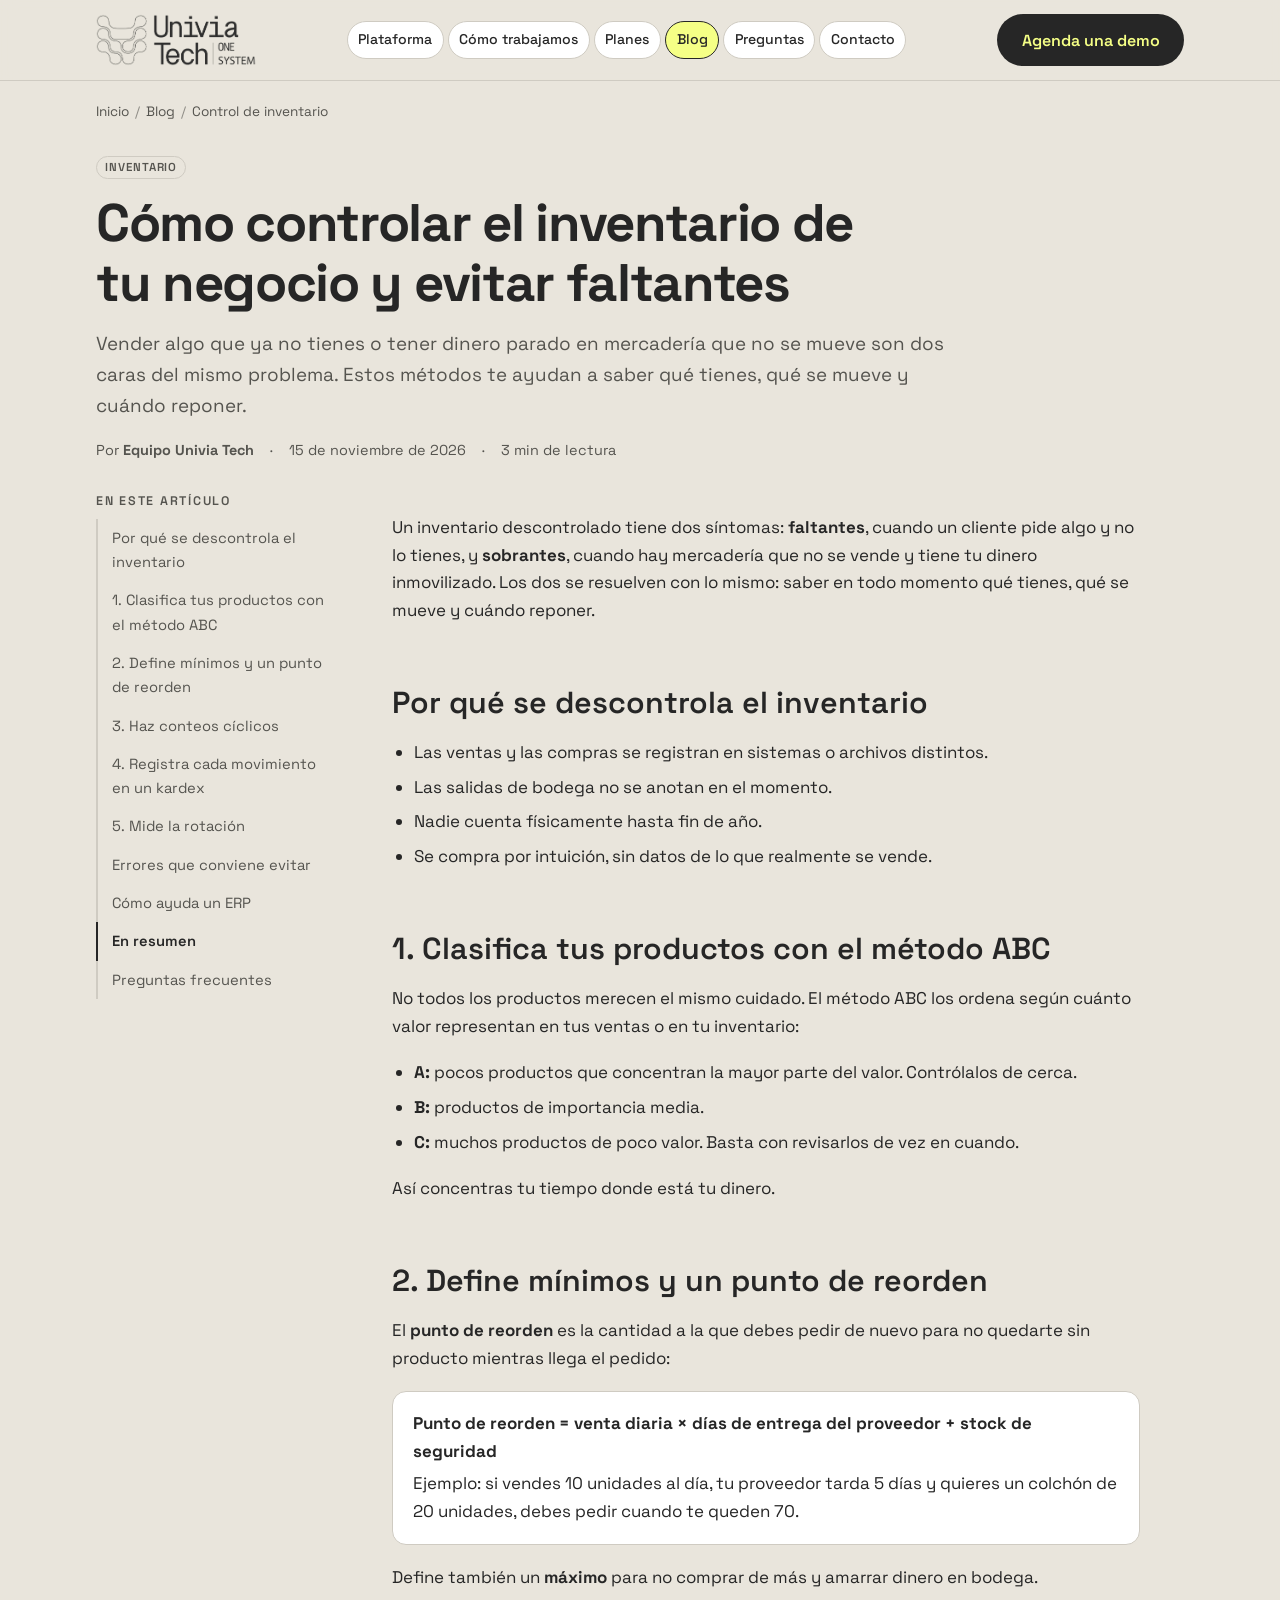
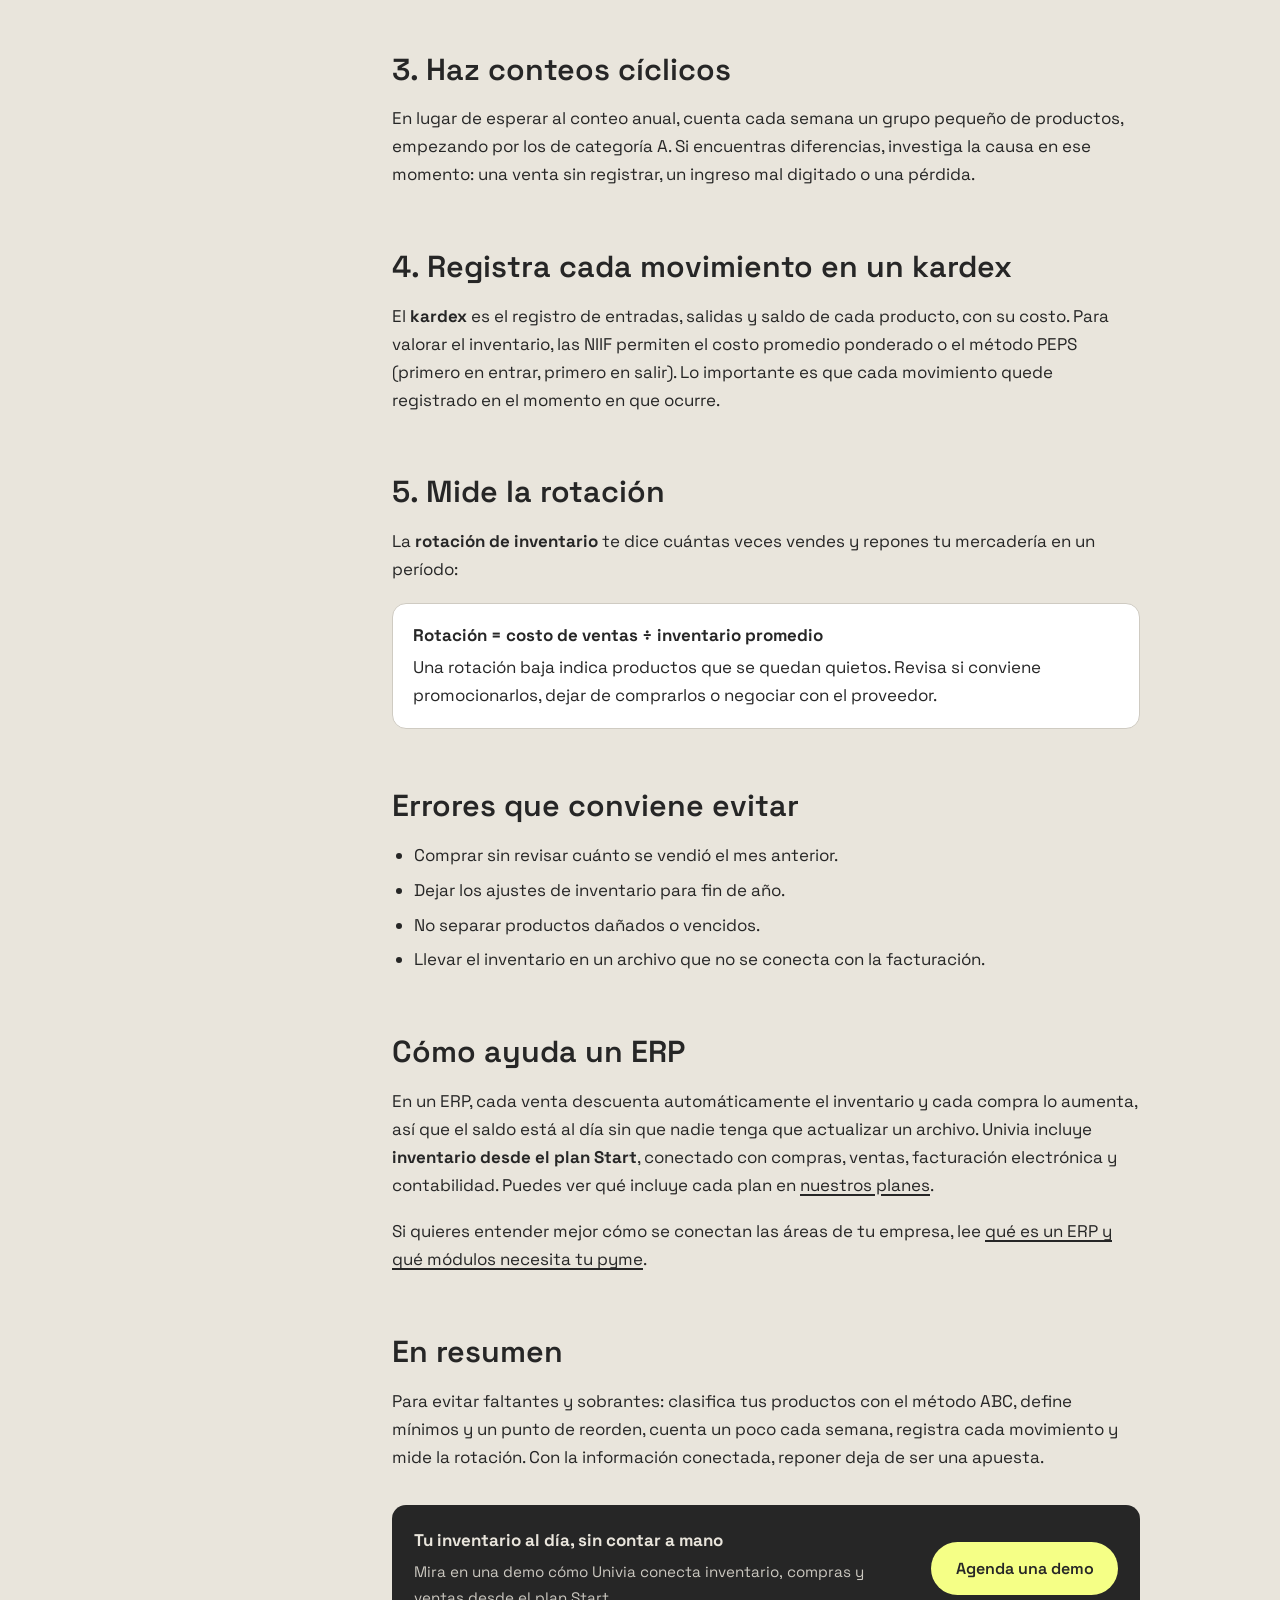
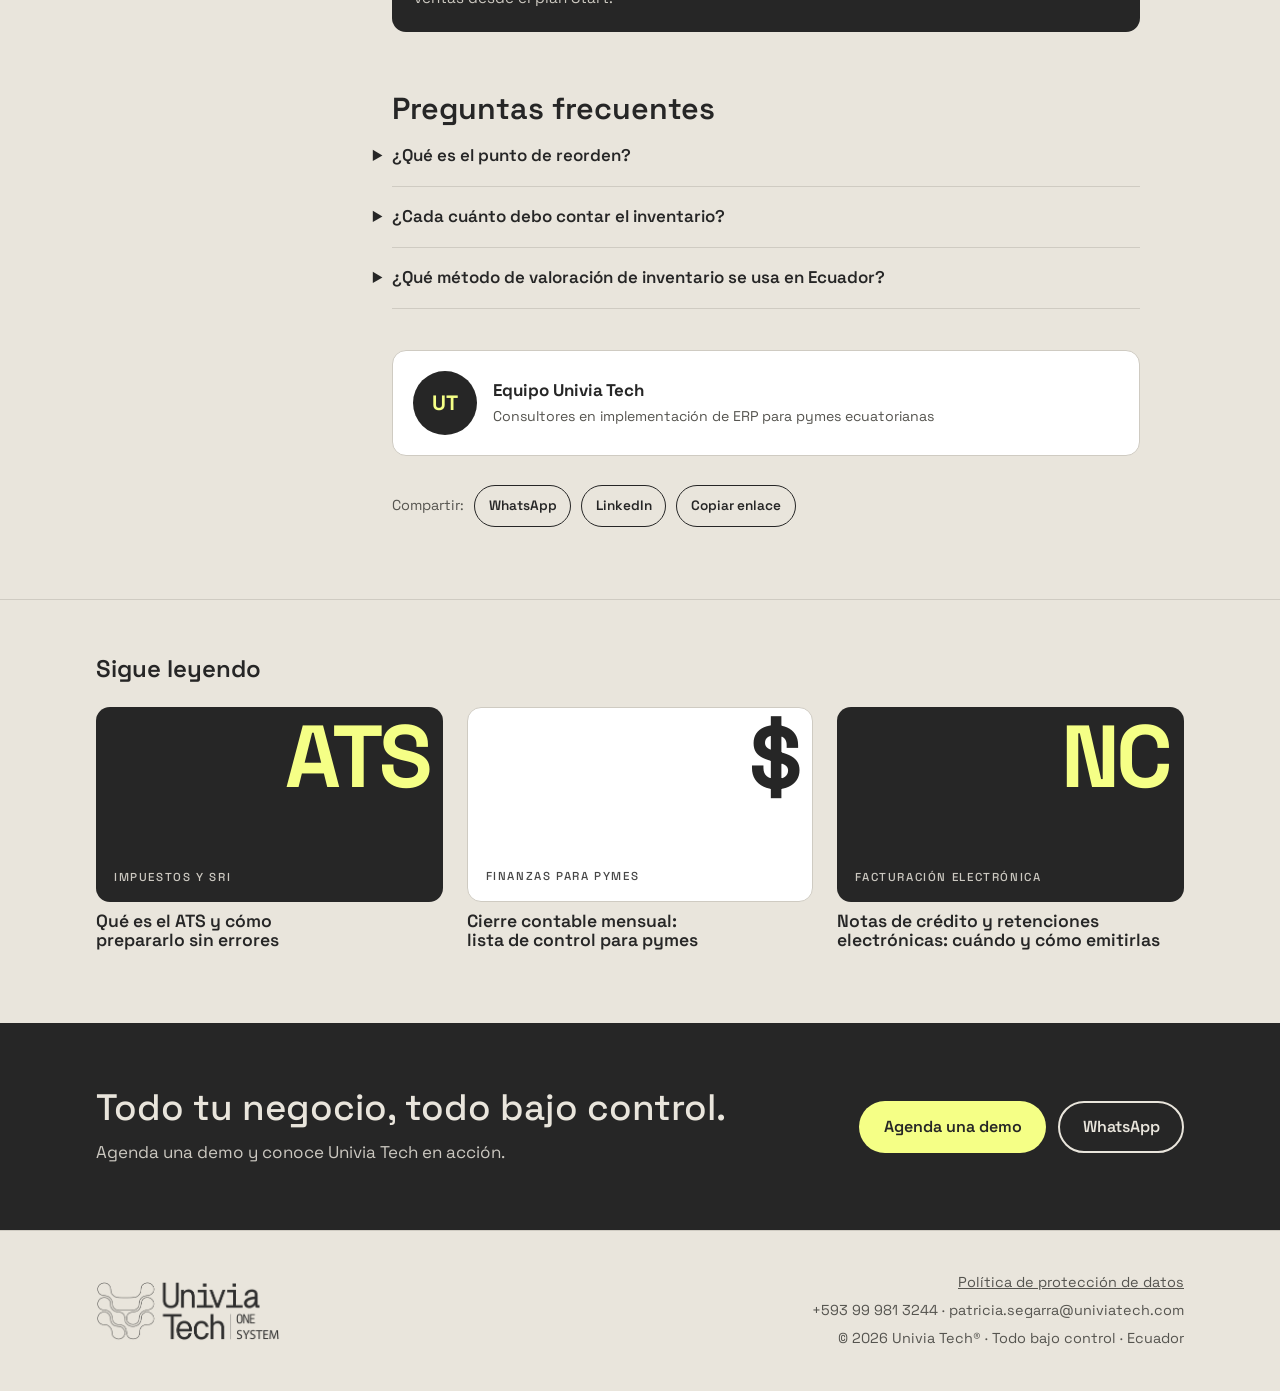
<file: blog/control-de-inventario/index.html>
<!doctype html>
<html lang="es">
<head>
<meta charset="utf-8">
<meta name="viewport" content="width=device-width,initial-scale=1,viewport-fit=cover">
<title>Control de inventario · Blog Univia</title>
<meta name="description" content="Métodos simples para controlar el inventario de tu pyme: clasificación ABC, punto de reorden, conteos cíclicos y kardex, para saber qué tienes y cuándo reponer.">

<link rel="canonical" href="https://landing.univiatech.com/blog/control-de-inventario/">
<meta property="og:type" content="article">
<meta property="og:site_name" content="Univia Tech">
<meta property="og:locale" content="es_EC">
<meta property="og:title" content="Cómo controlar el inventario de tu negocio y evitar faltantes">
<meta property="og:description" content="Métodos simples para controlar el inventario de tu pyme: clasificación ABC, punto de reorden, conteos cíclicos y kardex, para saber qué tienes y cuándo reponer.">
<meta property="og:url" content="https://landing.univiatech.com/blog/control-de-inventario/">
<meta property="og:image" content="https://landing.univiatech.com/media/portada-lanzamiento.jpg">
<meta property="article:published_time" content="2026-11-15">
<meta property="article:section" content="Inventario">
<meta name="twitter:card" content="summary_large_image">
<meta name="theme-color" content="#262626">
<link rel="preconnect" href="https://fonts.googleapis.com">
<link rel="preconnect" href="https://fonts.gstatic.com" crossorigin>
<link rel="stylesheet" href="https://fonts.googleapis.com/css2?family=Space+Grotesk:wght@300;400;500;600;700&display=swap">
<meta name="robots" content="noindex,nofollow">
</head>
<body>
<link rel="stylesheet" href="../../assets/css/blog.css">
<script type="application/ld+json">
{
 "@context": "https://schema.org",
 "@graph": [
  {
   "@type": "BlogPosting",
   "headline": "Cómo controlar el inventario de tu negocio y evitar faltantes",
   "description": "Métodos simples para controlar el inventario de tu pyme: clasificación ABC, punto de reorden, conteos cíclicos y kardex, para saber qué tienes y cuándo reponer.",
   "image": "https://univiatech.com/media/portada-lanzamiento.jpg",
   "datePublished": "2026-11-15",
   "dateModified": "2026-11-15",
   "inLanguage": "es-EC",
   "wordCount": 574,
   "author": {
    "@type": "Organization",
    "name": "Equipo Univia Tech",
    "url": "https://univiatech.com/"
   },
   "publisher": {
    "@type": "Organization",
    "name": "Univia Tech",
    "url": "https://univiatech.com/",
    "logo": {
     "@type": "ImageObject",
     "url": "https://univiatech.com/favicon-512.png"
    }
   },
   "mainEntityOfPage": "https://univiatech.com/blog/control-de-inventario/",
   "articleSection": "Inventario",
   "isPartOf": {
    "@id": "https://univiatech.com/blog/#blog"
   }
  },
  {
   "@type": "BreadcrumbList",
   "itemListElement": [
    {
     "@type": "ListItem",
     "position": 1,
     "name": "Inicio",
     "item": "https://univiatech.com/"
    },
    {
     "@type": "ListItem",
     "position": 2,
     "name": "Blog",
     "item": "https://univiatech.com/blog/"
    },
    {
     "@type": "ListItem",
     "position": 3,
     "name": "Control de inventario",
     "item": "https://univiatech.com/blog/control-de-inventario/"
    }
   ]
  },
  {
   "@type": "FAQPage",
   "mainEntity": [
    {
     "@type": "Question",
     "name": "¿Qué es el punto de reorden?",
     "acceptedAnswer": {
      "@type": "Answer",
      "text": "Es la cantidad mínima de un producto a la que debes hacer un nuevo pedido para no quedarte sin existencias mientras llega. Se calcula con la venta diaria, el tiempo de entrega del proveedor y un margen de seguridad."
     }
    },
    {
     "@type": "Question",
     "name": "¿Cada cuánto debo contar el inventario?",
     "acceptedAnswer": {
      "@type": "Answer",
      "text": "Además del conteo anual completo, conviene hacer conteos cíclicos: contar cada semana un grupo de productos, empezando por los de mayor valor o rotación."
     }
    },
    {
     "@type": "Question",
     "name": "¿Qué método de valoración de inventario se usa en Ecuador?",
     "acceptedAnswer": {
      "@type": "Answer",
      "text": "Bajo las NIIF se puede usar el costo promedio ponderado o el método PEPS (primero en entrar, primero en salir). El método UEPS no está permitido. Tu contador te ayuda a elegir el adecuado."
     }
    }
   ]
  }
 ]
}
</script>
<link rel="stylesheet" href="../../assets/css/articulo.css">


<header class="top">
  <div class="wrap nav">
    <a class="logo" href="../../" aria-label="Univia Tech, inicio"><span class="brand" role="img" aria-label="Univia Tech One System"></span></a>
    <ul>
      <li><a href="../../plataforma/">Plataforma</a></li>
      <li><a href="../../#como">Cómo trabajamos</a></li>
      <li><a href="../../planes/">Planes</a></li>
      <li><a href="../../blog/" aria-current="page">Blog</a></li>
      <li><a href="../../#preguntas">Preguntas</a></li>
      <li><a href="../../#contacto">Contacto</a></li>
    </ul>
    <div class="nav-right">
      <a class="btn btn-primary" href="../../#contacto">Agenda una demo</a>
      <button type="button" class="burger" id="burger" aria-expanded="false" aria-controls="mobile-menu" aria-label="Abrir menú">
        <svg class="bars" viewBox="0 0 24 24" aria-hidden="true"><path d="M4 7h16M4 12h16M4 17h16" stroke="currentColor" stroke-width="2" stroke-linecap="round"/></svg>
        <svg class="x" viewBox="0 0 24 24" aria-hidden="true"><path d="M6 6l12 12M18 6 6 18" stroke="currentColor" stroke-width="2" stroke-linecap="round"/></svg>
      </button>
    </div>
  </div>
  <nav class="mobile-menu" id="mobile-menu" aria-label="Menú" hidden>
    <div class="wrap">
      <ul>
        <li><a href="../../plataforma/">Plataforma</a></li>
        <li><a href="../../#como">Cómo trabajamos</a></li>
        <li><a href="../../planes/">Planes</a></li>
        <li><a href="../../blog/" aria-current="page">Blog</a></li>
        <li><a href="../../#preguntas">Preguntas</a></li>
        <li><a href="../../#contacto">Contacto</a></li>
      </ul>
      <a class="btn btn-primary" href="../../#contacto">Agenda una demo</a>
    </div>
  </nav>
</header>

<main>
  <article>
    <div class="wrap">
      <nav class="crumbs" aria-label="Estás en"><ol><li><a href="../../">Inicio</a></li><li><a href="../../blog/">Blog</a></li><li aria-current="page">Control de inventario</li></ol></nav>
      <header class="art-head">
        <span class="tag">Inventario</span>
        <h1>Cómo controlar el inventario de tu negocio y evitar faltantes</h1>
        <p class="dek">Vender algo que ya no tienes o tener dinero parado en mercadería que no se mueve son dos caras del mismo problema. Estos métodos te ayudan a saber qué tienes, qué se mueve y cuándo reponer.</p>
        <div class="meta">
          <span>Por <strong>Equipo Univia Tech</strong></span><span>·</span>
          <time datetime="2026-11-15">15 de noviembre de 2026</time><span>·</span>
          <span id="rt">3 min de lectura</span>
        </div>
      </header>
      
      <div class="layout">
        <aside class="toc" aria-label="Contenido del artículo"><h2>En este artículo</h2><ol id="toc"></ol></aside>
        <div class="prose" id="prose">
          <details class="toc-mobile"><summary>En este artículo</summary><ol id="toc-m"></ol></details>

<p>Un inventario descontrolado tiene dos síntomas: <strong>faltantes</strong>, cuando un cliente pide algo y no lo tienes, y <strong>sobrantes</strong>, cuando hay mercadería que no se vende y tiene tu dinero inmovilizado. Los dos se resuelven con lo mismo: saber en todo momento qué tienes, qué se mueve y cuándo reponer.</p>

<h2 id="por-que">Por qué se descontrola el inventario</h2>
<ul>
  <li>Las ventas y las compras se registran en sistemas o archivos distintos.</li>
  <li>Las salidas de bodega no se anotan en el momento.</li>
  <li>Nadie cuenta físicamente hasta fin de año.</li>
  <li>Se compra por intuición, sin datos de lo que realmente se vende.</li>
</ul>

<h2 id="abc">1. Clasifica tus productos con el método ABC</h2>
<p>No todos los productos merecen el mismo cuidado. El método ABC los ordena según cuánto valor representan en tus ventas o en tu inventario:</p>
<ul>
  <li><strong>A:</strong> pocos productos que concentran la mayor parte del valor. Contrólalos de cerca.</li>
  <li><strong>B:</strong> productos de importancia media.</li>
  <li><strong>C:</strong> muchos productos de poco valor. Basta con revisarlos de vez en cuando.</li>
</ul>
<p>Así concentras tu tiempo donde está tu dinero.</p>

<h2 id="reorden">2. Define mínimos y un punto de reorden</h2>
<p>El <strong>punto de reorden</strong> es la cantidad a la que debes pedir de nuevo para no quedarte sin producto mientras llega el pedido:</p>
<div class="note"><strong>Punto de reorden = venta diaria × días de entrega del proveedor + stock de seguridad</strong>Ejemplo: si vendes 10 unidades al día, tu proveedor tarda 5 días y quieres un colchón de 20 unidades, debes pedir cuando te queden 70.</div>
<p>Define también un <strong>máximo</strong> para no comprar de más y amarrar dinero en bodega.</p>

<h2 id="conteos">3. Haz conteos cíclicos</h2>
<p>En lugar de esperar al conteo anual, cuenta cada semana un grupo pequeño de productos, empezando por los de categoría A. Si encuentras diferencias, investiga la causa en ese momento: una venta sin registrar, un ingreso mal digitado o una pérdida.</p>

<h2 id="kardex">4. Registra cada movimiento en un kardex</h2>
<p>El <strong>kardex</strong> es el registro de entradas, salidas y saldo de cada producto, con su costo. Para valorar el inventario, las NIIF permiten el costo promedio ponderado o el método PEPS (primero en entrar, primero en salir). Lo importante es que cada movimiento quede registrado en el momento en que ocurre.</p>

<h2 id="rotacion">5. Mide la rotación</h2>
<p>La <strong>rotación de inventario</strong> te dice cuántas veces vendes y repones tu mercadería en un período:</p>
<div class="note"><strong>Rotación = costo de ventas ÷ inventario promedio</strong>Una rotación baja indica productos que se quedan quietos. Revisa si conviene promocionarlos, dejar de comprarlos o negociar con el proveedor.</div>

<h2 id="errores">Errores que conviene evitar</h2>
<ul>
  <li>Comprar sin revisar cuánto se vendió el mes anterior.</li>
  <li>Dejar los ajustes de inventario para fin de año.</li>
  <li>No separar productos dañados o vencidos.</li>
  <li>Llevar el inventario en un archivo que no se conecta con la facturación.</li>
</ul>

<h2 id="erp">Cómo ayuda un ERP</h2>
<p>En un ERP, cada venta descuenta automáticamente el inventario y cada compra lo aumenta, así que el saldo está al día sin que nadie tenga que actualizar un archivo. Univia incluye <strong>inventario desde el plan Start</strong>, conectado con compras, ventas, facturación electrónica y contabilidad. Puedes ver qué incluye cada plan en <a href="../../planes/">nuestros planes</a>.</p>
<p>Si quieres entender mejor cómo se conectan las áreas de tu empresa, lee <a href="../../blog/que-es-un-erp/">qué es un ERP y qué módulos necesita tu pyme</a>.</p>

<h2 id="conclusion">En resumen</h2>
<p>Para evitar faltantes y sobrantes: clasifica tus productos con el método ABC, define mínimos y un punto de reorden, cuenta un poco cada semana, registra cada movimiento y mide la rotación. Con la información conectada, reponer deja de ser una apuesta.</p>

          <aside class="inline-cta">
            <div><strong>Tu inventario al día, sin contar a mano</strong><p>Mira en una demo cómo Univia conecta inventario, compras y ventas desde el plan Start.</p></div>
            <a class="btn" href="../../#contacto">Agenda una demo</a>
          </aside>
          <section class="faq" aria-labelledby="faq">
            <h2 id="faq">Preguntas frecuentes</h2>
            <details><summary>¿Qué es el punto de reorden?</summary><p>Es la cantidad mínima de un producto a la que debes hacer un nuevo pedido para no quedarte sin existencias mientras llega. Se calcula con la venta diaria, el tiempo de entrega del proveedor y un margen de seguridad.</p></details>
            <details><summary>¿Cada cuánto debo contar el inventario?</summary><p>Además del conteo anual completo, conviene hacer conteos cíclicos: contar cada semana un grupo de productos, empezando por los de mayor valor o rotación.</p></details>
            <details><summary>¿Qué método de valoración de inventario se usa en Ecuador?</summary><p>Bajo las NIIF se puede usar el costo promedio ponderado o el método PEPS (primero en entrar, primero en salir). El método UEPS no está permitido. Tu contador te ayuda a elegir el adecuado.</p></details>
          </section>
          <div class="author">
            <span class="av" aria-hidden="true">UT</span>
            <div><strong>Equipo Univia Tech</strong><small>Consultores en implementación de ERP para pymes ecuatorianas</small></div>
          </div>
          <div class="share">
            <span>Compartir:</span>
            <a id="sh-wa" href="#" target="_blank" rel="noopener">WhatsApp</a>
            <a id="sh-li" href="#" target="_blank" rel="noopener">LinkedIn</a>
            <button type="button" id="sh-copy">Copiar enlace</button>
          </div>
        </div>
      </div>
    </div>
  </article>

  <section class="related" aria-labelledby="t-rel">
    <div class="wrap">
      <h2 id="t-rel">Sigue leyendo</h2>
      <ul>
        <li><a href="../../blog/que-es-el-ats/" style="text-decoration:none;display:grid;gap:10px"><div class="cover"><small>Impuestos y SRI</small><b>ATS</b></div><h3>Qué es el ATS y cómo prepararlo sin errores</h3></a></li>
        <li><a href="../../blog/cierre-contable-mensual/" style="text-decoration:none;display:grid;gap:10px"><div class="cover alt"><small>Finanzas para pymes</small><b>$</b></div><h3>Cierre contable mensual: lista de control para pymes</h3></a></li>
        <li><a href="../../blog/notas-de-credito-y-retenciones/" style="text-decoration:none;display:grid;gap:10px"><div class="cover"><small>Facturación electrónica</small><b>NC</b></div><h3>Notas de crédito y retenciones electrónicas: cuándo y cómo emitirlas</h3></a></li>
      </ul>
    </div>
  </section>
  <section class="cta-band">
    <div class="wrap">
      <div>
        <h2>Todo tu negocio, todo bajo control.</h2>
        <p>Agenda una demo y conoce Univia Tech en acción.</p>
      </div>
      <div class="acts">
        <a class="btn btn-primary" href="../../#contacto">Agenda una demo</a>
        <a class="btn btn-ghost" href="https://wa.me/593999813244?text=Hola%2C%20vengo%20del%20blog%20y%20quiero%20conocer%20Univia%20Tech." target="_blank" rel="noopener">WhatsApp</a>
      </div>
    </div>
  </section>
</main>

<footer>
  <div class="wrap">
    <span class="brand" role="img" aria-label="Univia Tech One System"></span>
    <div class="fcontact">
      <span><a href="../../politica-de-datos/">Política de protección de datos</a></span>
      <span>+593 99 981 3244 · patricia.segarra@univiatech.com</span>
      <span>© 2026 Univia Tech® · Todo bajo control · Ecuador</span>
    </div>
  </div>
</footer>
<div class="toast" id="toast" role="status" hidden></div>

<script src="../../assets/js/articulo.js?v=2026-11-17b"></script>

<script src="../../seguimiento.js?v=2026-11-17b" defer></script>


<script src="https://qa.univiatech.com/assets/app_univia_plataforma/js/lead.js?v=2026-11-17b" data-erp="https://qa.univiatech.com" data-canal="landing-univia" defer></script>
</body>
</html>
</file>
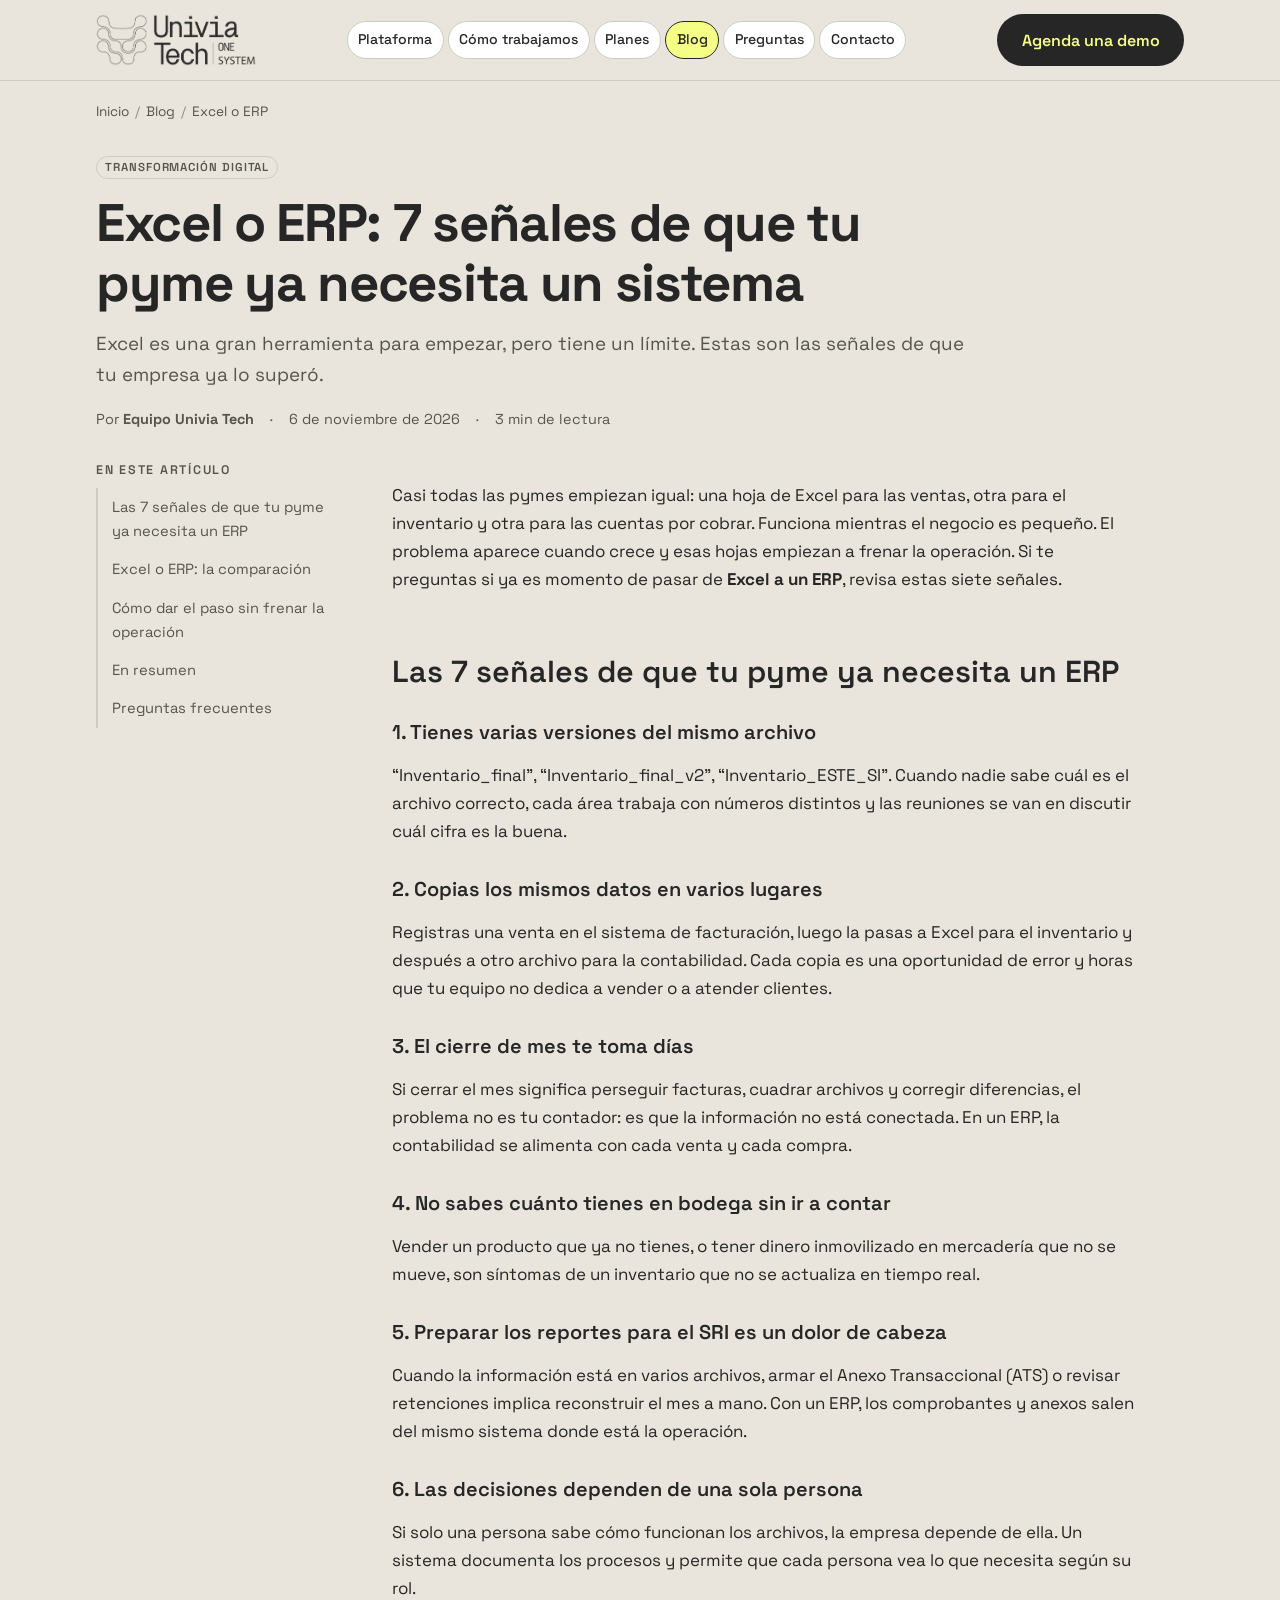
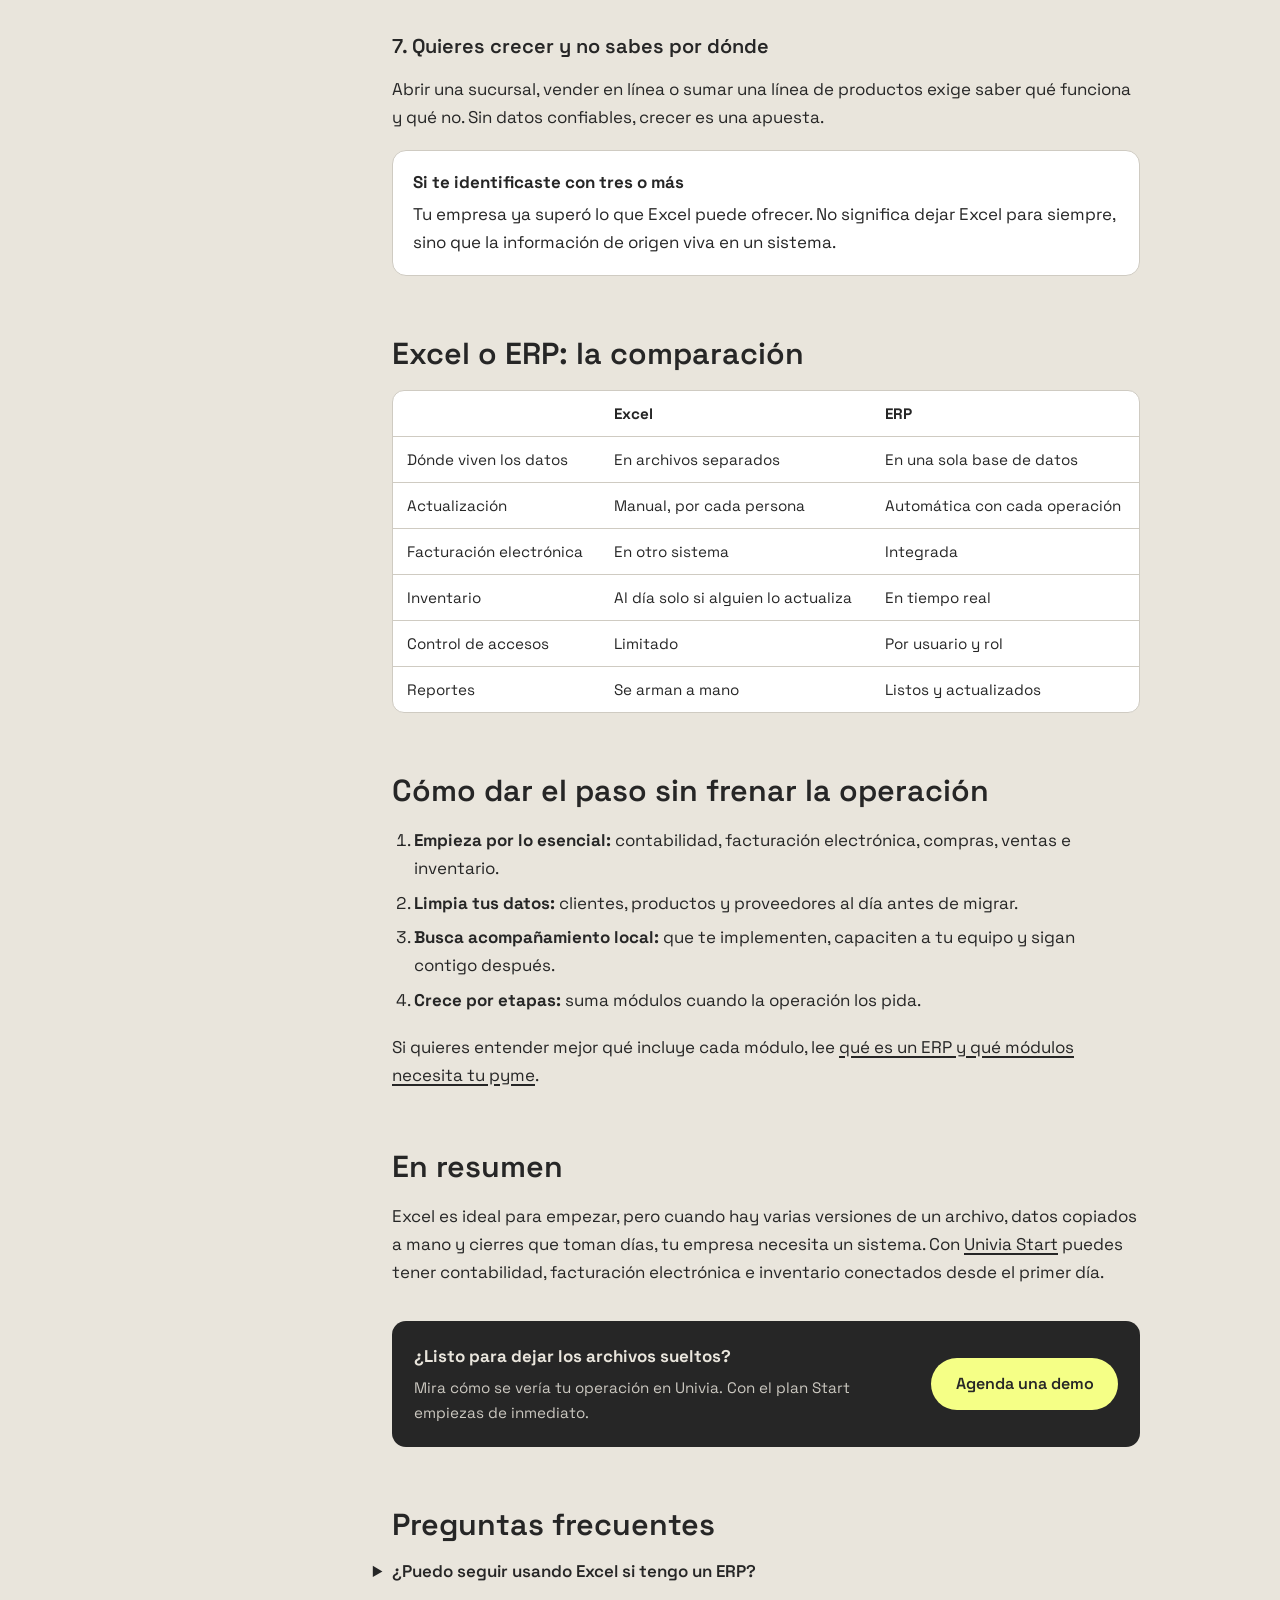
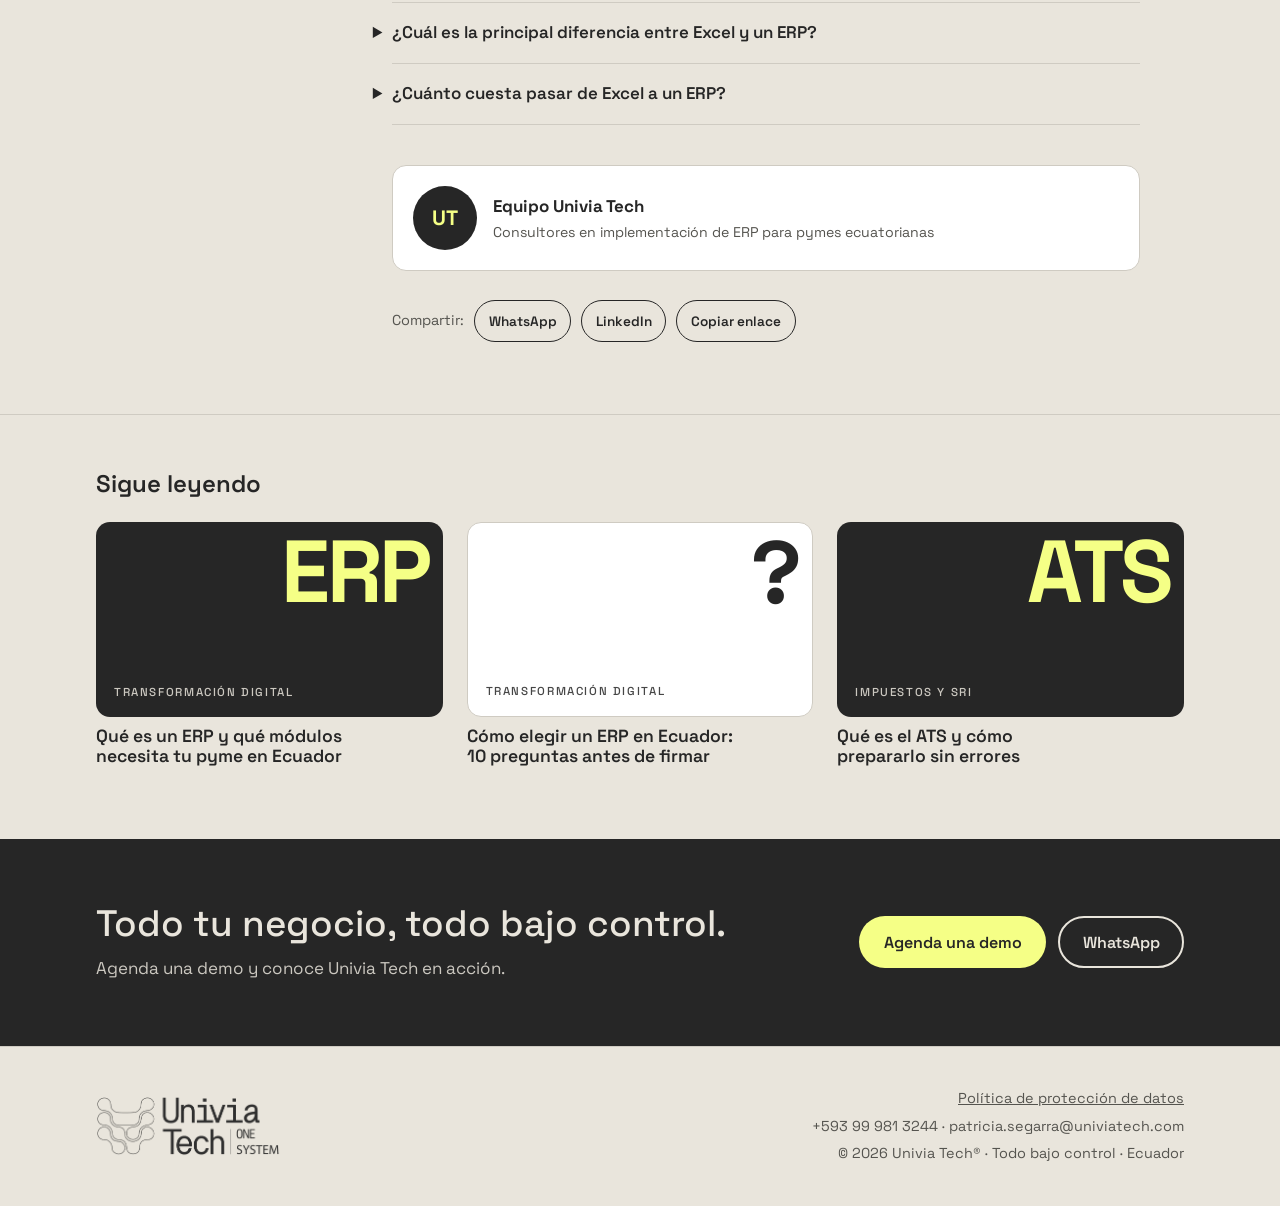
<file: blog/excel-o-erp/index.html>
<!doctype html>
<html lang="es">
<head>
<meta charset="utf-8">
<meta name="viewport" content="width=device-width,initial-scale=1,viewport-fit=cover">
<title>Excel o ERP · Blog Univia</title>
<meta name="description" content="¿Tu empresa sigue en Excel? Estas 7 señales te dicen que es momento de pasar a un ERP, y cómo hacer el cambio sin frenar la operación.">

<link rel="canonical" href="https://landing.univiatech.com/blog/excel-o-erp/">
<meta property="og:type" content="article">
<meta property="og:site_name" content="Univia Tech">
<meta property="og:locale" content="es_EC">
<meta property="og:title" content="Excel o ERP: 7 señales de que tu pyme ya necesita un sistema">
<meta property="og:description" content="¿Tu empresa sigue en Excel? Estas 7 señales te dicen que es momento de pasar a un ERP, y cómo hacer el cambio sin frenar la operación.">
<meta property="og:url" content="https://landing.univiatech.com/blog/excel-o-erp/">
<meta property="og:image" content="https://landing.univiatech.com/media/portada-lanzamiento.jpg">
<meta property="article:published_time" content="2026-11-06">
<meta property="article:section" content="Transformación digital">
<meta name="twitter:card" content="summary_large_image">
<meta name="theme-color" content="#262626">
<link rel="preconnect" href="https://fonts.googleapis.com">
<link rel="preconnect" href="https://fonts.gstatic.com" crossorigin>
<link rel="stylesheet" href="https://fonts.googleapis.com/css2?family=Space+Grotesk:wght@300;400;500;600;700&display=swap">
<meta name="robots" content="noindex,nofollow">
</head>
<body>
<link rel="stylesheet" href="../../assets/css/blog.css">
<script type="application/ld+json">
{
 "@context": "https://schema.org",
 "@graph": [
  {
   "@type": "BlogPosting",
   "headline": "Excel o ERP: 7 señales de que tu pyme ya necesita un sistema",
   "description": "¿Tu empresa sigue en Excel? Estas 7 señales te dicen que es momento de pasar a un ERP, y cómo hacer el cambio sin frenar la operación.",
   "image": "https://univiatech.com/media/portada-lanzamiento.jpg",
   "datePublished": "2026-11-06",
   "dateModified": "2026-11-06",
   "inLanguage": "es-EC",
   "wordCount": 581,
   "author": {
    "@type": "Organization",
    "name": "Equipo Univia Tech",
    "url": "https://univiatech.com/"
   },
   "publisher": {
    "@type": "Organization",
    "name": "Univia Tech",
    "url": "https://univiatech.com/",
    "logo": {
     "@type": "ImageObject",
     "url": "https://univiatech.com/favicon-512.png"
    }
   },
   "mainEntityOfPage": "https://univiatech.com/blog/excel-o-erp/",
   "articleSection": "Transformación digital",
   "isPartOf": {
    "@id": "https://univiatech.com/blog/#blog"
   }
  },
  {
   "@type": "BreadcrumbList",
   "itemListElement": [
    {
     "@type": "ListItem",
     "position": 1,
     "name": "Inicio",
     "item": "https://univiatech.com/"
    },
    {
     "@type": "ListItem",
     "position": 2,
     "name": "Blog",
     "item": "https://univiatech.com/blog/"
    },
    {
     "@type": "ListItem",
     "position": 3,
     "name": "Excel o ERP",
     "item": "https://univiatech.com/blog/excel-o-erp/"
    }
   ]
  },
  {
   "@type": "FAQPage",
   "mainEntity": [
    {
     "@type": "Question",
     "name": "¿Puedo seguir usando Excel si tengo un ERP?",
     "acceptedAnswer": {
      "@type": "Answer",
      "text": "Sí. Muchas empresas siguen usando Excel para análisis puntuales, pero con un ERP los datos de origen salen del sistema y no de archivos que cada persona actualiza por su cuenta."
     }
    },
    {
     "@type": "Question",
     "name": "¿Cuál es la principal diferencia entre Excel y un ERP?",
     "acceptedAnswer": {
      "@type": "Answer",
      "text": "Excel guarda datos en archivos separados que hay que actualizar a mano. Un ERP guarda toda la información en una sola base de datos que conecta ventas, inventario, compras y contabilidad."
     }
    },
    {
     "@type": "Question",
     "name": "¿Cuánto cuesta pasar de Excel a un ERP?",
     "acceptedAnswer": {
      "@type": "Answer",
      "text": "Depende del alcance. En Univia Tech el plan de entrada, Univia Start, cuesta $79,99 al mes y no tiene costo de implementación."
     }
    }
   ]
  }
 ]
}
</script>
<link rel="stylesheet" href="../../assets/css/articulo.css">


<header class="top">
  <div class="wrap nav">
    <a class="logo" href="../../" aria-label="Univia Tech, inicio"><span class="brand" role="img" aria-label="Univia Tech One System"></span></a>
    <ul>
      <li><a href="../../plataforma/">Plataforma</a></li>
      <li><a href="../../#como">Cómo trabajamos</a></li>
      <li><a href="../../planes/">Planes</a></li>
      <li><a href="../../blog/" aria-current="page">Blog</a></li>
      <li><a href="../../#preguntas">Preguntas</a></li>
      <li><a href="../../#contacto">Contacto</a></li>
    </ul>
    <div class="nav-right">
      <a class="btn btn-primary" href="../../#contacto">Agenda una demo</a>
      <button type="button" class="burger" id="burger" aria-expanded="false" aria-controls="mobile-menu" aria-label="Abrir menú">
        <svg class="bars" viewBox="0 0 24 24" aria-hidden="true"><path d="M4 7h16M4 12h16M4 17h16" stroke="currentColor" stroke-width="2" stroke-linecap="round"/></svg>
        <svg class="x" viewBox="0 0 24 24" aria-hidden="true"><path d="M6 6l12 12M18 6 6 18" stroke="currentColor" stroke-width="2" stroke-linecap="round"/></svg>
      </button>
    </div>
  </div>
  <nav class="mobile-menu" id="mobile-menu" aria-label="Menú" hidden>
    <div class="wrap">
      <ul>
        <li><a href="../../plataforma/">Plataforma</a></li>
        <li><a href="../../#como">Cómo trabajamos</a></li>
        <li><a href="../../planes/">Planes</a></li>
        <li><a href="../../blog/" aria-current="page">Blog</a></li>
        <li><a href="../../#preguntas">Preguntas</a></li>
        <li><a href="../../#contacto">Contacto</a></li>
      </ul>
      <a class="btn btn-primary" href="../../#contacto">Agenda una demo</a>
    </div>
  </nav>
</header>

<main>
  <article>
    <div class="wrap">
      <nav class="crumbs" aria-label="Estás en"><ol><li><a href="../../">Inicio</a></li><li><a href="../../blog/">Blog</a></li><li aria-current="page">Excel o ERP</li></ol></nav>
      <header class="art-head">
        <span class="tag">Transformación digital</span>
        <h1>Excel o ERP: 7 señales de que tu pyme ya necesita un sistema</h1>
        <p class="dek">Excel es una gran herramienta para empezar, pero tiene un límite. Estas son las señales de que tu empresa ya lo superó.</p>
        <div class="meta">
          <span>Por <strong>Equipo Univia Tech</strong></span><span>·</span>
          <time datetime="2026-11-06">6 de noviembre de 2026</time><span>·</span>
          <span id="rt">3 min de lectura</span>
        </div>
      </header>
      
      <div class="layout">
        <aside class="toc" aria-label="Contenido del artículo"><h2>En este artículo</h2><ol id="toc"></ol></aside>
        <div class="prose" id="prose">
          <details class="toc-mobile"><summary>En este artículo</summary><ol id="toc-m"></ol></details>

<p>Casi todas las pymes empiezan igual: una hoja de Excel para las ventas, otra para el inventario y otra para las cuentas por cobrar. Funciona mientras el negocio es pequeño. El problema aparece cuando crece y esas hojas empiezan a frenar la operación. Si te preguntas si ya es momento de pasar de <strong>Excel a un ERP</strong>, revisa estas siete señales.</p>

<h2 id="senales">Las 7 señales de que tu pyme ya necesita un ERP</h2>

<h3>1. Tienes varias versiones del mismo archivo</h3>
<p>“Inventario_final”, “Inventario_final_v2”, “Inventario_ESTE_SI”. Cuando nadie sabe cuál es el archivo correcto, cada área trabaja con números distintos y las reuniones se van en discutir cuál cifra es la buena.</p>

<h3>2. Copias los mismos datos en varios lugares</h3>
<p>Registras una venta en el sistema de facturación, luego la pasas a Excel para el inventario y después a otro archivo para la contabilidad. Cada copia es una oportunidad de error y horas que tu equipo no dedica a vender o a atender clientes.</p>

<h3>3. El cierre de mes te toma días</h3>
<p>Si cerrar el mes significa perseguir facturas, cuadrar archivos y corregir diferencias, el problema no es tu contador: es que la información no está conectada. En un ERP, la contabilidad se alimenta con cada venta y cada compra.</p>

<h3>4. No sabes cuánto tienes en bodega sin ir a contar</h3>
<p>Vender un producto que ya no tienes, o tener dinero inmovilizado en mercadería que no se mueve, son síntomas de un inventario que no se actualiza en tiempo real.</p>

<h3>5. Preparar los reportes para el SRI es un dolor de cabeza</h3>
<p>Cuando la información está en varios archivos, armar el Anexo Transaccional (ATS) o revisar retenciones implica reconstruir el mes a mano. Con un ERP, los comprobantes y anexos salen del mismo sistema donde está la operación.</p>

<h3>6. Las decisiones dependen de una sola persona</h3>
<p>Si solo una persona sabe cómo funcionan los archivos, la empresa depende de ella. Un sistema documenta los procesos y permite que cada persona vea lo que necesita según su rol.</p>

<h3>7. Quieres crecer y no sabes por dónde</h3>
<p>Abrir una sucursal, vender en línea o sumar una línea de productos exige saber qué funciona y qué no. Sin datos confiables, crecer es una apuesta.</p>

<div class="note"><strong>Si te identificaste con tres o más</strong>Tu empresa ya superó lo que Excel puede ofrecer. No significa dejar Excel para siempre, sino que la información de origen viva en un sistema.</div>

<h2 id="comparacion">Excel o ERP: la comparación</h2>
<div class="tbl"><table>
  <thead><tr><th></th><th>Excel</th><th>ERP</th></tr></thead>
  <tbody>
    <tr><td>Dónde viven los datos</td><td>En archivos separados</td><td>En una sola base de datos</td></tr>
    <tr><td>Actualización</td><td>Manual, por cada persona</td><td>Automática con cada operación</td></tr>
    <tr><td>Facturación electrónica</td><td>En otro sistema</td><td>Integrada</td></tr>
    <tr><td>Inventario</td><td>Al día solo si alguien lo actualiza</td><td>En tiempo real</td></tr>
    <tr><td>Control de accesos</td><td>Limitado</td><td>Por usuario y rol</td></tr>
    <tr><td>Reportes</td><td>Se arman a mano</td><td>Listos y actualizados</td></tr>
  </tbody>
</table></div>

<h2 id="como-dar-el-paso">Cómo dar el paso sin frenar la operación</h2>
<ol>
  <li><strong>Empieza por lo esencial:</strong> contabilidad, facturación electrónica, compras, ventas e inventario.</li>
  <li><strong>Limpia tus datos:</strong> clientes, productos y proveedores al día antes de migrar.</li>
  <li><strong>Busca acompañamiento local:</strong> que te implementen, capaciten a tu equipo y sigan contigo después.</li>
  <li><strong>Crece por etapas:</strong> suma módulos cuando la operación los pida.</li>
</ol>
<p>Si quieres entender mejor qué incluye cada módulo, lee <a href="../../blog/que-es-un-erp/">qué es un ERP y qué módulos necesita tu pyme</a>.</p>

<h2 id="conclusion">En resumen</h2>
<p>Excel es ideal para empezar, pero cuando hay varias versiones de un archivo, datos copiados a mano y cierres que toman días, tu empresa necesita un sistema. Con <a href="../../#planes">Univia Start</a> puedes tener contabilidad, facturación electrónica e inventario conectados desde el primer día.</p>

          <aside class="inline-cta">
            <div><strong>¿Listo para dejar los archivos sueltos?</strong><p>Mira cómo se vería tu operación en Univia. Con el plan Start empiezas de inmediato.</p></div>
            <a class="btn" href="../../#contacto">Agenda una demo</a>
          </aside>
          <section class="faq" aria-labelledby="faq">
            <h2 id="faq">Preguntas frecuentes</h2>
            <details><summary>¿Puedo seguir usando Excel si tengo un ERP?</summary><p>Sí. Muchas empresas siguen usando Excel para análisis puntuales, pero con un ERP los datos de origen salen del sistema y no de archivos que cada persona actualiza por su cuenta.</p></details>
            <details><summary>¿Cuál es la principal diferencia entre Excel y un ERP?</summary><p>Excel guarda datos en archivos separados que hay que actualizar a mano. Un ERP guarda toda la información en una sola base de datos que conecta ventas, inventario, compras y contabilidad.</p></details>
            <details><summary>¿Cuánto cuesta pasar de Excel a un ERP?</summary><p>Depende del alcance. En Univia Tech el plan de entrada, Univia Start, cuesta $79,99 al mes y no tiene costo de implementación.</p></details>
          </section>
          <div class="author">
            <span class="av" aria-hidden="true">UT</span>
            <div><strong>Equipo Univia Tech</strong><small>Consultores en implementación de ERP para pymes ecuatorianas</small></div>
          </div>
          <div class="share">
            <span>Compartir:</span>
            <a id="sh-wa" href="#" target="_blank" rel="noopener">WhatsApp</a>
            <a id="sh-li" href="#" target="_blank" rel="noopener">LinkedIn</a>
            <button type="button" id="sh-copy">Copiar enlace</button>
          </div>
        </div>
      </div>
    </div>
  </article>

  <section class="related" aria-labelledby="t-rel">
    <div class="wrap">
      <h2 id="t-rel">Sigue leyendo</h2>
      <ul>
        <li><a href="../../blog/que-es-un-erp/" style="text-decoration:none;display:grid;gap:10px"><div class="cover"><small>Transformación digital</small><b>ERP</b></div><h3>Qué es un ERP y qué módulos necesita tu pyme en Ecuador</h3></a></li>
        <li><a href="../../blog/como-elegir-un-erp/" style="text-decoration:none;display:grid;gap:10px"><div class="cover alt"><small>Transformación digital</small><b>?</b></div><h3>Cómo elegir un ERP en Ecuador: 10 preguntas antes de firmar</h3></a></li>
        <li><a href="../../blog/que-es-el-ats/" style="text-decoration:none;display:grid;gap:10px"><div class="cover"><small>Impuestos y SRI</small><b>ATS</b></div><h3>Qué es el ATS y cómo prepararlo sin errores</h3></a></li>
      </ul>
    </div>
  </section>
  <section class="cta-band">
    <div class="wrap">
      <div>
        <h2>Todo tu negocio, todo bajo control.</h2>
        <p>Agenda una demo y conoce Univia Tech en acción.</p>
      </div>
      <div class="acts">
        <a class="btn btn-primary" href="../../#contacto">Agenda una demo</a>
        <a class="btn btn-ghost" href="https://wa.me/593999813244?text=Hola%2C%20vengo%20del%20blog%20y%20quiero%20conocer%20Univia%20Tech." target="_blank" rel="noopener">WhatsApp</a>
      </div>
    </div>
  </section>
</main>

<footer>
  <div class="wrap">
    <span class="brand" role="img" aria-label="Univia Tech One System"></span>
    <div class="fcontact">
      <span><a href="../../politica-de-datos/">Política de protección de datos</a></span>
      <span>+593 99 981 3244 · patricia.segarra@univiatech.com</span>
      <span>© 2026 Univia Tech® · Todo bajo control · Ecuador</span>
    </div>
  </div>
</footer>
<div class="toast" id="toast" role="status" hidden></div>

<script src="../../assets/js/articulo.js?v=2026-11-17b"></script>

<script src="../../seguimiento.js?v=2026-11-17b" defer></script>


<script src="https://qa.univiatech.com/assets/app_univia_plataforma/js/lead.js?v=2026-11-17b" data-erp="https://qa.univiatech.com" data-canal="landing-univia" defer></script>
</body>
</html>
</file>
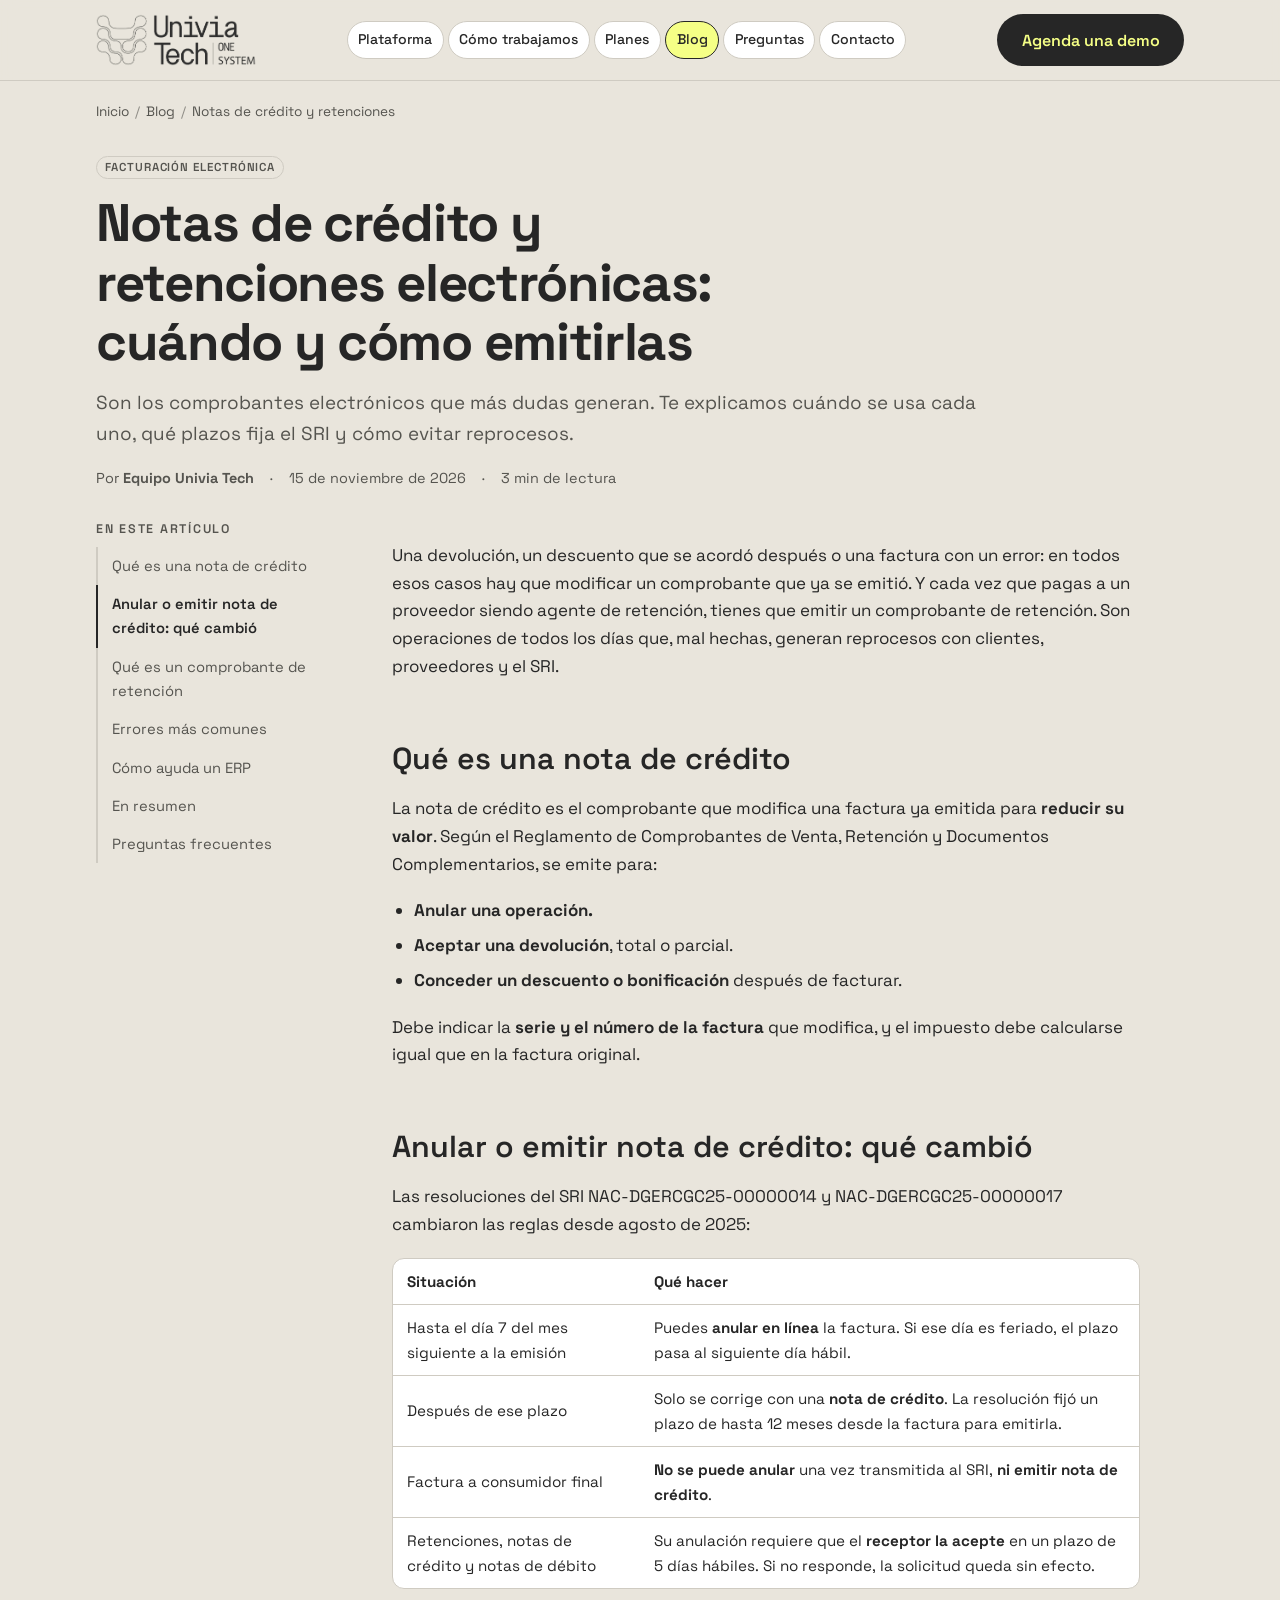
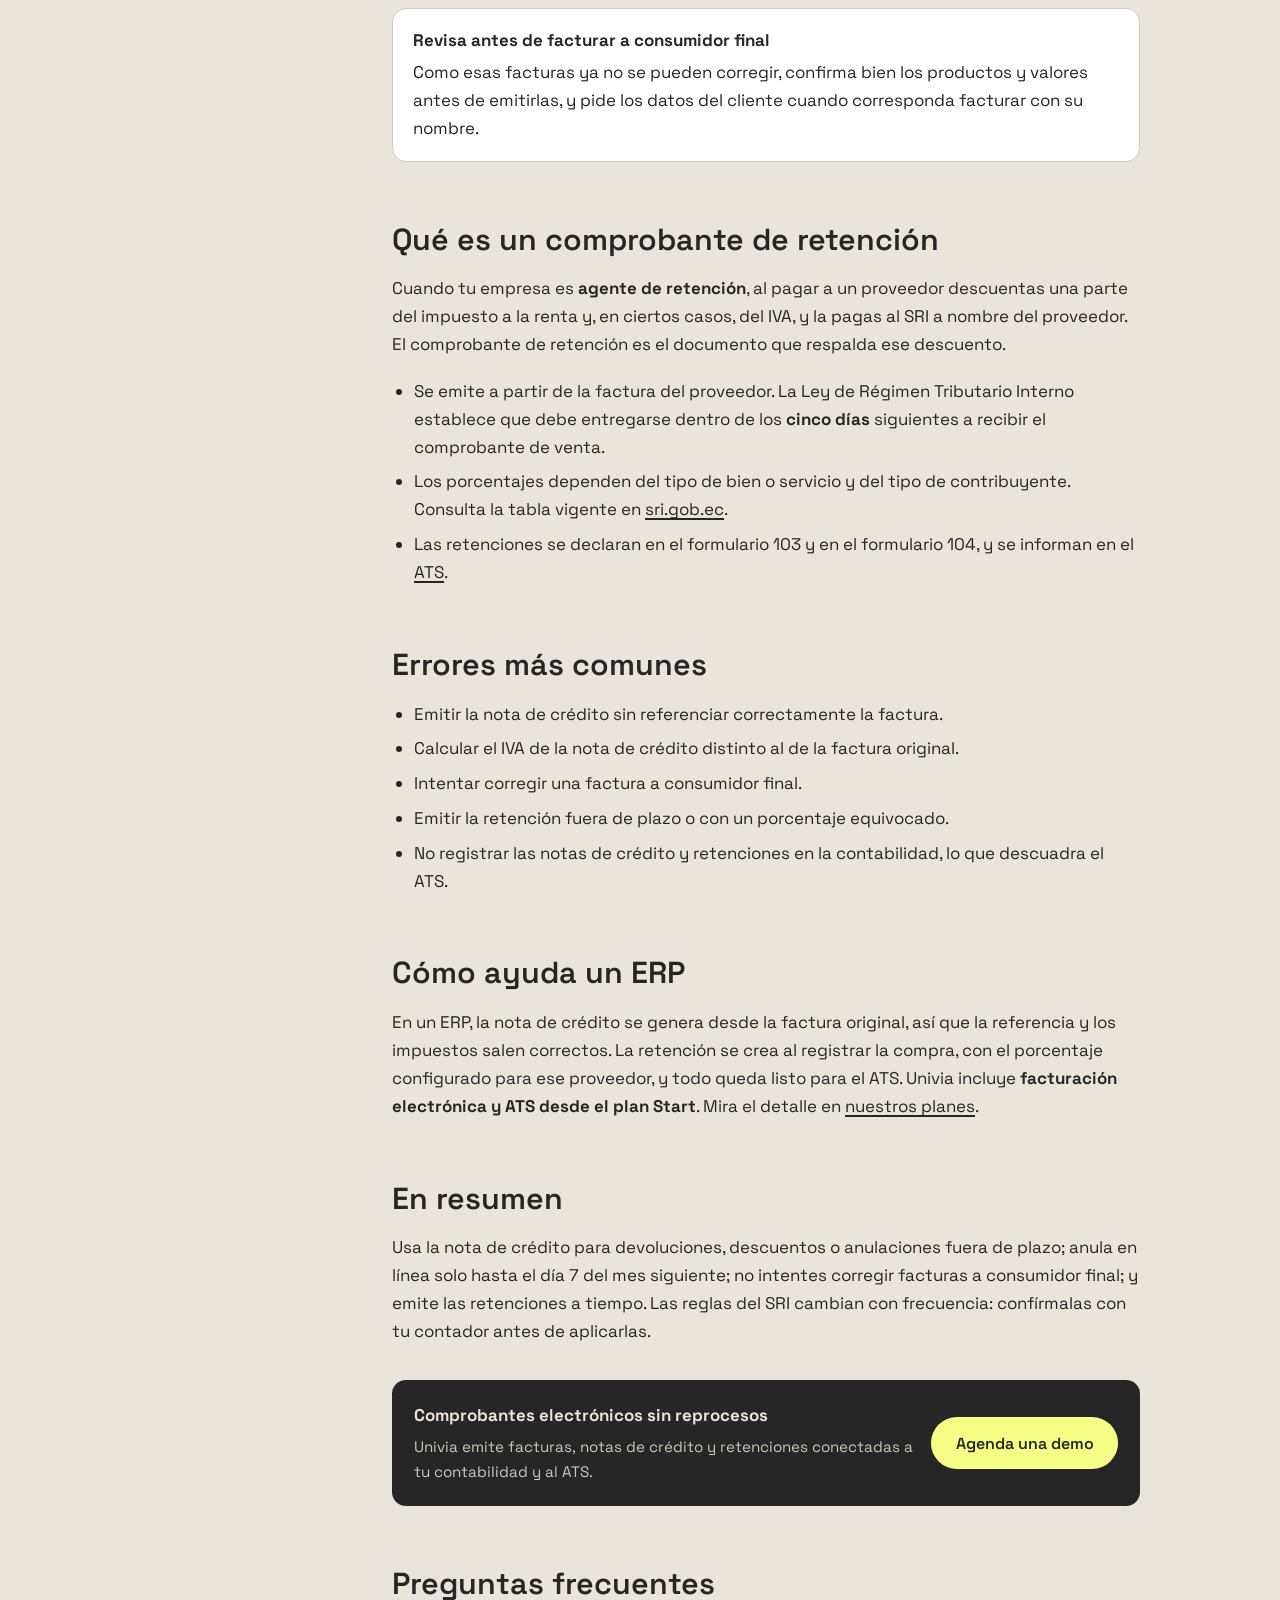
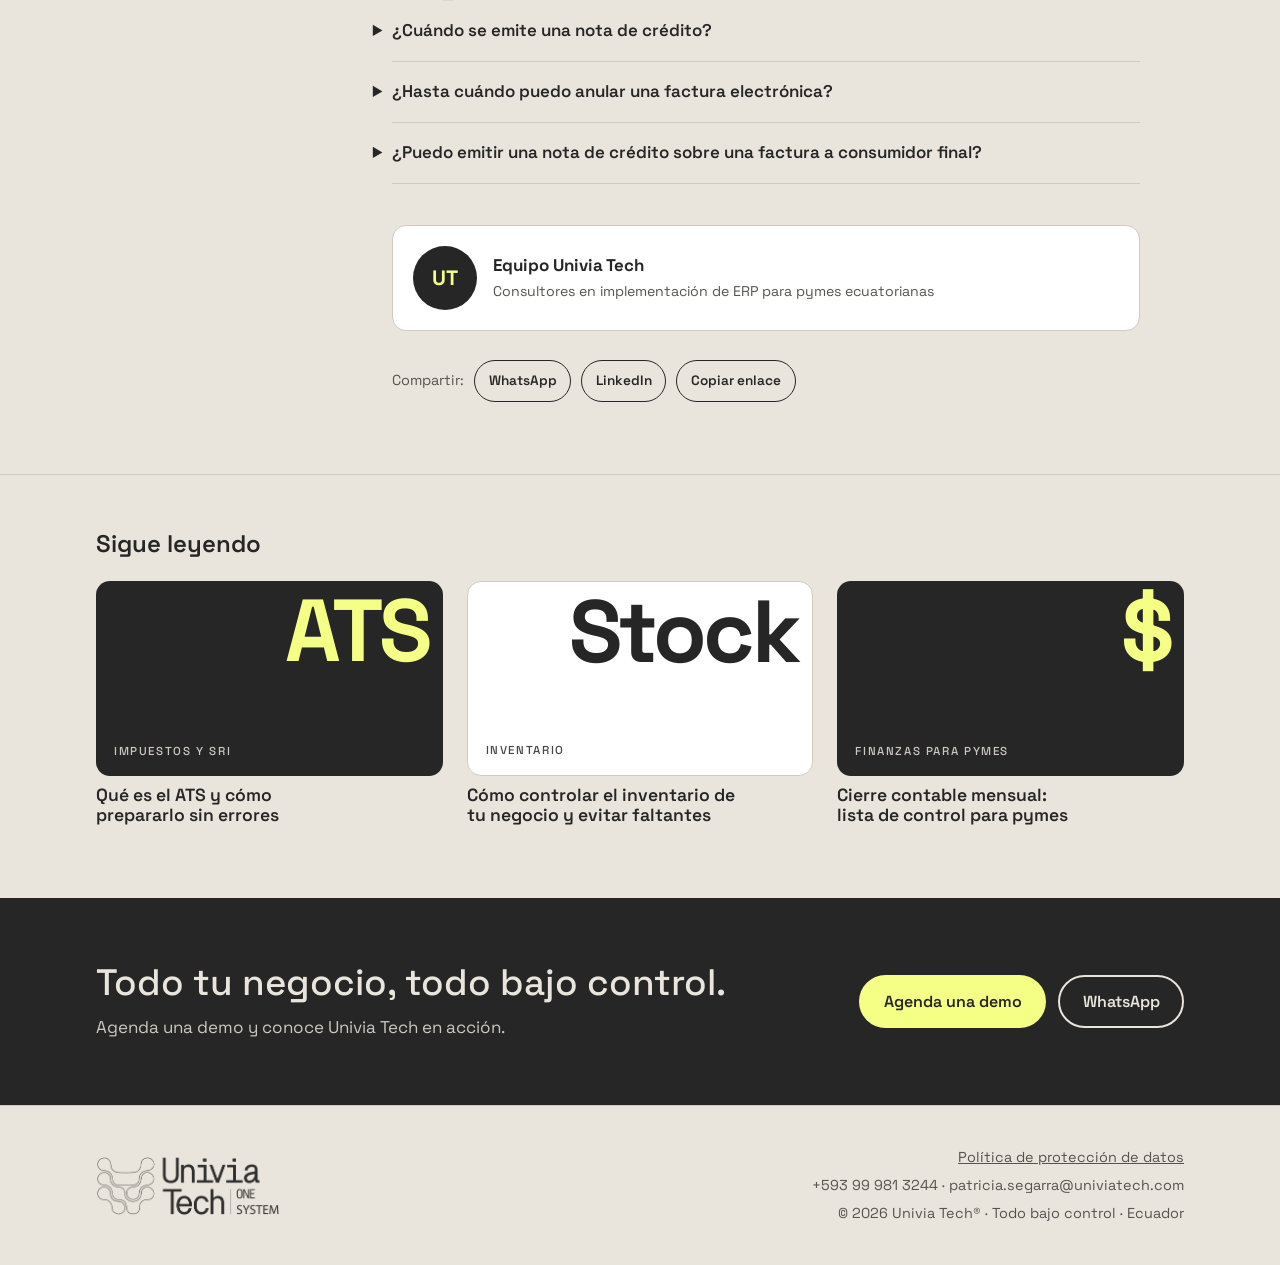
<file: blog/notas-de-credito-y-retenciones/index.html>
<!doctype html>
<html lang="es">
<head>
<meta charset="utf-8">
<meta name="viewport" content="width=device-width,initial-scale=1,viewport-fit=cover">
<title>Notas de crédito y retenciones · Blog Univia</title>
<meta name="description" content="Cuándo emitir una nota de crédito o un comprobante de retención electrónico en Ecuador, los plazos del SRI para anular comprobantes y los errores más comunes.">

<link rel="canonical" href="https://landing.univiatech.com/blog/notas-de-credito-y-retenciones/">
<meta property="og:type" content="article">
<meta property="og:site_name" content="Univia Tech">
<meta property="og:locale" content="es_EC">
<meta property="og:title" content="Notas de crédito y retenciones electrónicas: cuándo y cómo emitirlas">
<meta property="og:description" content="Cuándo emitir una nota de crédito o un comprobante de retención electrónico en Ecuador, los plazos del SRI para anular comprobantes y los errores más comunes.">
<meta property="og:url" content="https://landing.univiatech.com/blog/notas-de-credito-y-retenciones/">
<meta property="og:image" content="https://landing.univiatech.com/media/portada-lanzamiento.jpg">
<meta property="article:published_time" content="2026-11-15">
<meta property="article:section" content="Facturación electrónica">
<meta name="twitter:card" content="summary_large_image">
<meta name="theme-color" content="#262626">
<link rel="preconnect" href="https://fonts.googleapis.com">
<link rel="preconnect" href="https://fonts.gstatic.com" crossorigin>
<link rel="stylesheet" href="https://fonts.googleapis.com/css2?family=Space+Grotesk:wght@300;400;500;600;700&display=swap">
<meta name="robots" content="noindex,nofollow">
</head>
<body>
<link rel="stylesheet" href="../../assets/css/blog.css">
<script type="application/ld+json">
{
 "@context": "https://schema.org",
 "@graph": [
  {
   "@type": "BlogPosting",
   "headline": "Notas de crédito y retenciones electrónicas: cuándo y cómo emitirlas",
   "description": "Cuándo emitir una nota de crédito o un comprobante de retención electrónico en Ecuador, los plazos del SRI para anular comprobantes y los errores más comunes.",
   "image": "https://univiatech.com/media/portada-lanzamiento.jpg",
   "datePublished": "2026-11-15",
   "dateModified": "2026-11-15",
   "inLanguage": "es-EC",
   "wordCount": 613,
   "author": {
    "@type": "Organization",
    "name": "Equipo Univia Tech",
    "url": "https://univiatech.com/"
   },
   "publisher": {
    "@type": "Organization",
    "name": "Univia Tech",
    "url": "https://univiatech.com/",
    "logo": {
     "@type": "ImageObject",
     "url": "https://univiatech.com/favicon-512.png"
    }
   },
   "mainEntityOfPage": "https://univiatech.com/blog/notas-de-credito-y-retenciones/",
   "articleSection": "Facturación electrónica",
   "isPartOf": {
    "@id": "https://univiatech.com/blog/#blog"
   }
  },
  {
   "@type": "BreadcrumbList",
   "itemListElement": [
    {
     "@type": "ListItem",
     "position": 1,
     "name": "Inicio",
     "item": "https://univiatech.com/"
    },
    {
     "@type": "ListItem",
     "position": 2,
     "name": "Blog",
     "item": "https://univiatech.com/blog/"
    },
    {
     "@type": "ListItem",
     "position": 3,
     "name": "Notas de crédito y retenciones",
     "item": "https://univiatech.com/blog/notas-de-credito-y-retenciones/"
    }
   ]
  },
  {
   "@type": "FAQPage",
   "mainEntity": [
    {
     "@type": "Question",
     "name": "¿Cuándo se emite una nota de crédito?",
     "acceptedAnswer": {
      "@type": "Answer",
      "text": "Para anular una operación, aceptar una devolución o conceder un descuento o bonificación después de emitida la factura. Debe hacer referencia a la factura que modifica."
     }
    },
    {
     "@type": "Question",
     "name": "¿Hasta cuándo puedo anular una factura electrónica?",
     "acceptedAnswer": {
      "@type": "Answer",
      "text": "Desde agosto de 2025 se puede anular en línea hasta el día 7 del mes siguiente al de su emisión, con la aceptación del receptor. Pasado ese plazo, se corrige con una nota de crédito."
     }
    },
    {
     "@type": "Question",
     "name": "¿Puedo emitir una nota de crédito sobre una factura a consumidor final?",
     "acceptedAnswer": {
      "@type": "Answer",
      "text": "No. Las facturas emitidas con la leyenda consumidor final no se pueden anular una vez transmitidas al SRI, y tampoco procede emitir notas de crédito sobre ellas."
     }
    }
   ]
  }
 ]
}
</script>
<link rel="stylesheet" href="../../assets/css/articulo.css">


<header class="top">
  <div class="wrap nav">
    <a class="logo" href="../../" aria-label="Univia Tech, inicio"><span class="brand" role="img" aria-label="Univia Tech One System"></span></a>
    <ul>
      <li><a href="../../plataforma/">Plataforma</a></li>
      <li><a href="../../#como">Cómo trabajamos</a></li>
      <li><a href="../../planes/">Planes</a></li>
      <li><a href="../../blog/" aria-current="page">Blog</a></li>
      <li><a href="../../#preguntas">Preguntas</a></li>
      <li><a href="../../#contacto">Contacto</a></li>
    </ul>
    <div class="nav-right">
      <a class="btn btn-primary" href="../../#contacto">Agenda una demo</a>
      <button type="button" class="burger" id="burger" aria-expanded="false" aria-controls="mobile-menu" aria-label="Abrir menú">
        <svg class="bars" viewBox="0 0 24 24" aria-hidden="true"><path d="M4 7h16M4 12h16M4 17h16" stroke="currentColor" stroke-width="2" stroke-linecap="round"/></svg>
        <svg class="x" viewBox="0 0 24 24" aria-hidden="true"><path d="M6 6l12 12M18 6 6 18" stroke="currentColor" stroke-width="2" stroke-linecap="round"/></svg>
      </button>
    </div>
  </div>
  <nav class="mobile-menu" id="mobile-menu" aria-label="Menú" hidden>
    <div class="wrap">
      <ul>
        <li><a href="../../plataforma/">Plataforma</a></li>
        <li><a href="../../#como">Cómo trabajamos</a></li>
        <li><a href="../../planes/">Planes</a></li>
        <li><a href="../../blog/" aria-current="page">Blog</a></li>
        <li><a href="../../#preguntas">Preguntas</a></li>
        <li><a href="../../#contacto">Contacto</a></li>
      </ul>
      <a class="btn btn-primary" href="../../#contacto">Agenda una demo</a>
    </div>
  </nav>
</header>

<main>
  <article>
    <div class="wrap">
      <nav class="crumbs" aria-label="Estás en"><ol><li><a href="../../">Inicio</a></li><li><a href="../../blog/">Blog</a></li><li aria-current="page">Notas de crédito y retenciones</li></ol></nav>
      <header class="art-head">
        <span class="tag">Facturación electrónica</span>
        <h1>Notas de crédito y retenciones electrónicas: cuándo y cómo emitirlas</h1>
        <p class="dek">Son los comprobantes electrónicos que más dudas generan. Te explicamos cuándo se usa cada uno, qué plazos fija el SRI y cómo evitar reprocesos.</p>
        <div class="meta">
          <span>Por <strong>Equipo Univia Tech</strong></span><span>·</span>
          <time datetime="2026-11-15">15 de noviembre de 2026</time><span>·</span>
          <span id="rt">3 min de lectura</span>
        </div>
      </header>
      
      <div class="layout">
        <aside class="toc" aria-label="Contenido del artículo"><h2>En este artículo</h2><ol id="toc"></ol></aside>
        <div class="prose" id="prose">
          <details class="toc-mobile"><summary>En este artículo</summary><ol id="toc-m"></ol></details>

<p>Una devolución, un descuento que se acordó después o una factura con un error: en todos esos casos hay que modificar un comprobante que ya se emitió. Y cada vez que pagas a un proveedor siendo agente de retención, tienes que emitir un comprobante de retención. Son operaciones de todos los días que, mal hechas, generan reprocesos con clientes, proveedores y el SRI.</p>

<h2 id="nota-credito">Qué es una nota de crédito</h2>
<p>La nota de crédito es el comprobante que modifica una factura ya emitida para <strong>reducir su valor</strong>. Según el Reglamento de Comprobantes de Venta, Retención y Documentos Complementarios, se emite para:</p>
<ul>
  <li><strong>Anular una operación.</strong></li>
  <li><strong>Aceptar una devolución</strong>, total o parcial.</li>
  <li><strong>Conceder un descuento o bonificación</strong> después de facturar.</li>
</ul>
<p>Debe indicar la <strong>serie y el número de la factura</strong> que modifica, y el impuesto debe calcularse igual que en la factura original.</p>

<h2 id="anular">Anular o emitir nota de crédito: qué cambió</h2>
<p>Las resoluciones del SRI NAC-DGERCGC25-00000014 y NAC-DGERCGC25-00000017 cambiaron las reglas desde agosto de 2025:</p>
<div class="tbl"><table>
  <thead><tr><th>Situación</th><th>Qué hacer</th></tr></thead>
  <tbody>
    <tr><td>Hasta el día 7 del mes siguiente a la emisión</td><td>Puedes <strong>anular en línea</strong> la factura. Si ese día es feriado, el plazo pasa al siguiente día hábil.</td></tr>
    <tr><td>Después de ese plazo</td><td>Solo se corrige con una <strong>nota de crédito</strong>. La resolución fijó un plazo de hasta 12 meses desde la factura para emitirla.</td></tr>
    <tr><td>Factura a consumidor final</td><td><strong>No se puede anular</strong> una vez transmitida al SRI, <strong>ni emitir nota de crédito</strong>.</td></tr>
    <tr><td>Retenciones, notas de crédito y notas de débito</td><td>Su anulación requiere que el <strong>receptor la acepte</strong> en un plazo de 5 días hábiles. Si no responde, la solicitud queda sin efecto.</td></tr>
  </tbody>
</table></div>
<div class="note"><strong>Revisa antes de facturar a consumidor final</strong>Como esas facturas ya no se pueden corregir, confirma bien los productos y valores antes de emitirlas, y pide los datos del cliente cuando corresponda facturar con su nombre.</div>

<h2 id="retencion">Qué es un comprobante de retención</h2>
<p>Cuando tu empresa es <strong>agente de retención</strong>, al pagar a un proveedor descuentas una parte del impuesto a la renta y, en ciertos casos, del IVA, y la pagas al SRI a nombre del proveedor. El comprobante de retención es el documento que respalda ese descuento.</p>
<ul>
  <li>Se emite a partir de la factura del proveedor. La Ley de Régimen Tributario Interno establece que debe entregarse dentro de los <strong>cinco días</strong> siguientes a recibir el comprobante de venta.</li>
  <li>Los porcentajes dependen del tipo de bien o servicio y del tipo de contribuyente. Consulta la tabla vigente en <a href="https://www.sri.gob.ec" target="_blank" rel="noopener">sri.gob.ec</a>.</li>
  <li>Las retenciones se declaran en el formulario 103 y en el formulario 104, y se informan en el <a href="../../blog/que-es-el-ats/">ATS</a>.</li>
</ul>

<h2 id="errores">Errores más comunes</h2>
<ul>
  <li>Emitir la nota de crédito sin referenciar correctamente la factura.</li>
  <li>Calcular el IVA de la nota de crédito distinto al de la factura original.</li>
  <li>Intentar corregir una factura a consumidor final.</li>
  <li>Emitir la retención fuera de plazo o con un porcentaje equivocado.</li>
  <li>No registrar las notas de crédito y retenciones en la contabilidad, lo que descuadra el ATS.</li>
</ul>

<h2 id="erp">Cómo ayuda un ERP</h2>
<p>En un ERP, la nota de crédito se genera desde la factura original, así que la referencia y los impuestos salen correctos. La retención se crea al registrar la compra, con el porcentaje configurado para ese proveedor, y todo queda listo para el ATS. Univia incluye <strong>facturación electrónica y ATS desde el plan Start</strong>. Mira el detalle en <a href="../../planes/">nuestros planes</a>.</p>

<h2 id="conclusion">En resumen</h2>
<p>Usa la nota de crédito para devoluciones, descuentos o anulaciones fuera de plazo; anula en línea solo hasta el día 7 del mes siguiente; no intentes corregir facturas a consumidor final; y emite las retenciones a tiempo. Las reglas del SRI cambian con frecuencia: confírmalas con tu contador antes de aplicarlas.</p>

          <aside class="inline-cta">
            <div><strong>Comprobantes electrónicos sin reprocesos</strong><p>Univia emite facturas, notas de crédito y retenciones conectadas a tu contabilidad y al ATS.</p></div>
            <a class="btn" href="../../#contacto">Agenda una demo</a>
          </aside>
          <section class="faq" aria-labelledby="faq">
            <h2 id="faq">Preguntas frecuentes</h2>
            <details><summary>¿Cuándo se emite una nota de crédito?</summary><p>Para anular una operación, aceptar una devolución o conceder un descuento o bonificación después de emitida la factura. Debe hacer referencia a la factura que modifica.</p></details>
            <details><summary>¿Hasta cuándo puedo anular una factura electrónica?</summary><p>Desde agosto de 2025 se puede anular en línea hasta el día 7 del mes siguiente al de su emisión, con la aceptación del receptor. Pasado ese plazo, se corrige con una nota de crédito.</p></details>
            <details><summary>¿Puedo emitir una nota de crédito sobre una factura a consumidor final?</summary><p>No. Las facturas emitidas con la leyenda consumidor final no se pueden anular una vez transmitidas al SRI, y tampoco procede emitir notas de crédito sobre ellas.</p></details>
          </section>
          <div class="author">
            <span class="av" aria-hidden="true">UT</span>
            <div><strong>Equipo Univia Tech</strong><small>Consultores en implementación de ERP para pymes ecuatorianas</small></div>
          </div>
          <div class="share">
            <span>Compartir:</span>
            <a id="sh-wa" href="#" target="_blank" rel="noopener">WhatsApp</a>
            <a id="sh-li" href="#" target="_blank" rel="noopener">LinkedIn</a>
            <button type="button" id="sh-copy">Copiar enlace</button>
          </div>
        </div>
      </div>
    </div>
  </article>

  <section class="related" aria-labelledby="t-rel">
    <div class="wrap">
      <h2 id="t-rel">Sigue leyendo</h2>
      <ul>
        <li><a href="../../blog/que-es-el-ats/" style="text-decoration:none;display:grid;gap:10px"><div class="cover"><small>Impuestos y SRI</small><b>ATS</b></div><h3>Qué es el ATS y cómo prepararlo sin errores</h3></a></li>
        <li><a href="../../blog/control-de-inventario/" style="text-decoration:none;display:grid;gap:10px"><div class="cover alt"><small>Inventario</small><b>Stock</b></div><h3>Cómo controlar el inventario de tu negocio y evitar faltantes</h3></a></li>
        <li><a href="../../blog/cierre-contable-mensual/" style="text-decoration:none;display:grid;gap:10px"><div class="cover"><small>Finanzas para pymes</small><b>$</b></div><h3>Cierre contable mensual: lista de control para pymes</h3></a></li>
      </ul>
    </div>
  </section>
  <section class="cta-band">
    <div class="wrap">
      <div>
        <h2>Todo tu negocio, todo bajo control.</h2>
        <p>Agenda una demo y conoce Univia Tech en acción.</p>
      </div>
      <div class="acts">
        <a class="btn btn-primary" href="../../#contacto">Agenda una demo</a>
        <a class="btn btn-ghost" href="https://wa.me/593999813244?text=Hola%2C%20vengo%20del%20blog%20y%20quiero%20conocer%20Univia%20Tech." target="_blank" rel="noopener">WhatsApp</a>
      </div>
    </div>
  </section>
</main>

<footer>
  <div class="wrap">
    <span class="brand" role="img" aria-label="Univia Tech One System"></span>
    <div class="fcontact">
      <span><a href="../../politica-de-datos/">Política de protección de datos</a></span>
      <span>+593 99 981 3244 · patricia.segarra@univiatech.com</span>
      <span>© 2026 Univia Tech® · Todo bajo control · Ecuador</span>
    </div>
  </div>
</footer>
<div class="toast" id="toast" role="status" hidden></div>

<script src="../../assets/js/articulo.js?v=2026-11-17b"></script>

<script src="../../seguimiento.js?v=2026-11-17b" defer></script>


<script src="https://qa.univiatech.com/assets/app_univia_plataforma/js/lead.js?v=2026-11-17b" data-erp="https://qa.univiatech.com" data-canal="landing-univia" defer></script>
</body>
</html>
</file>
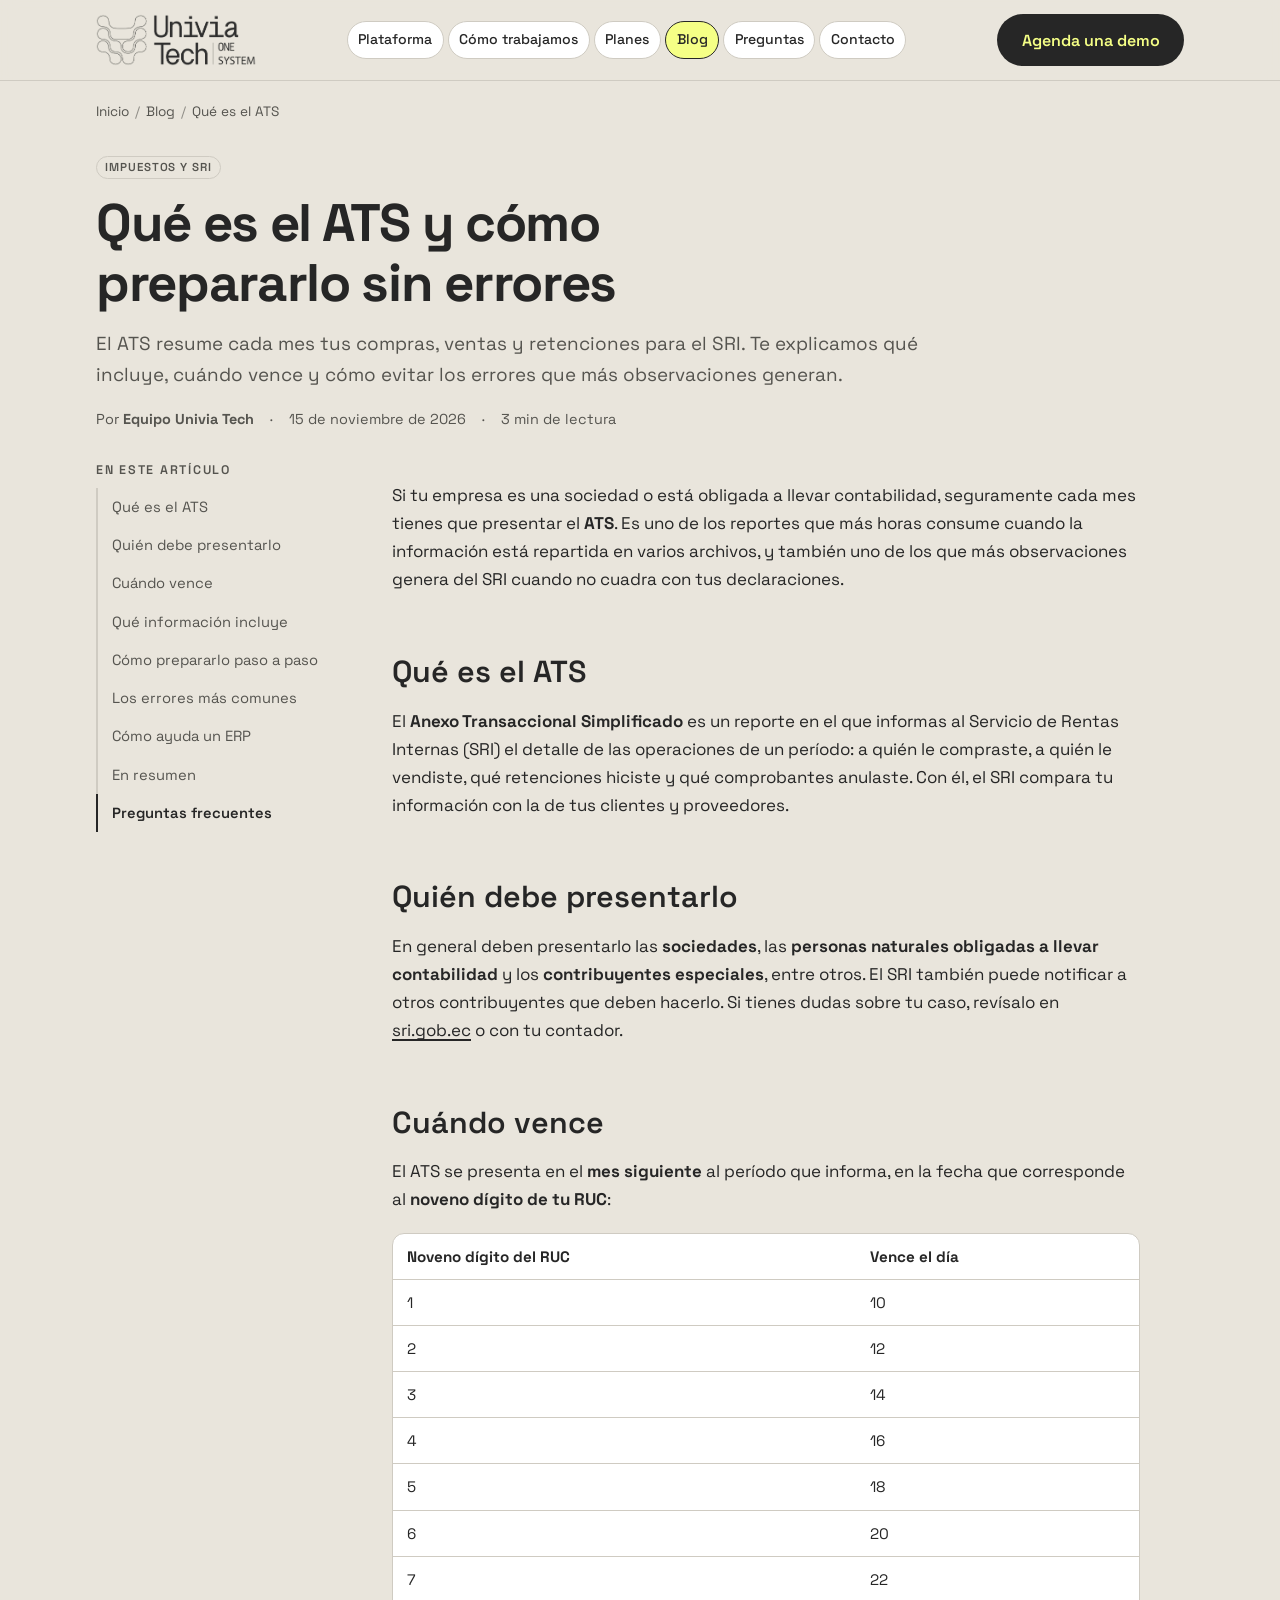
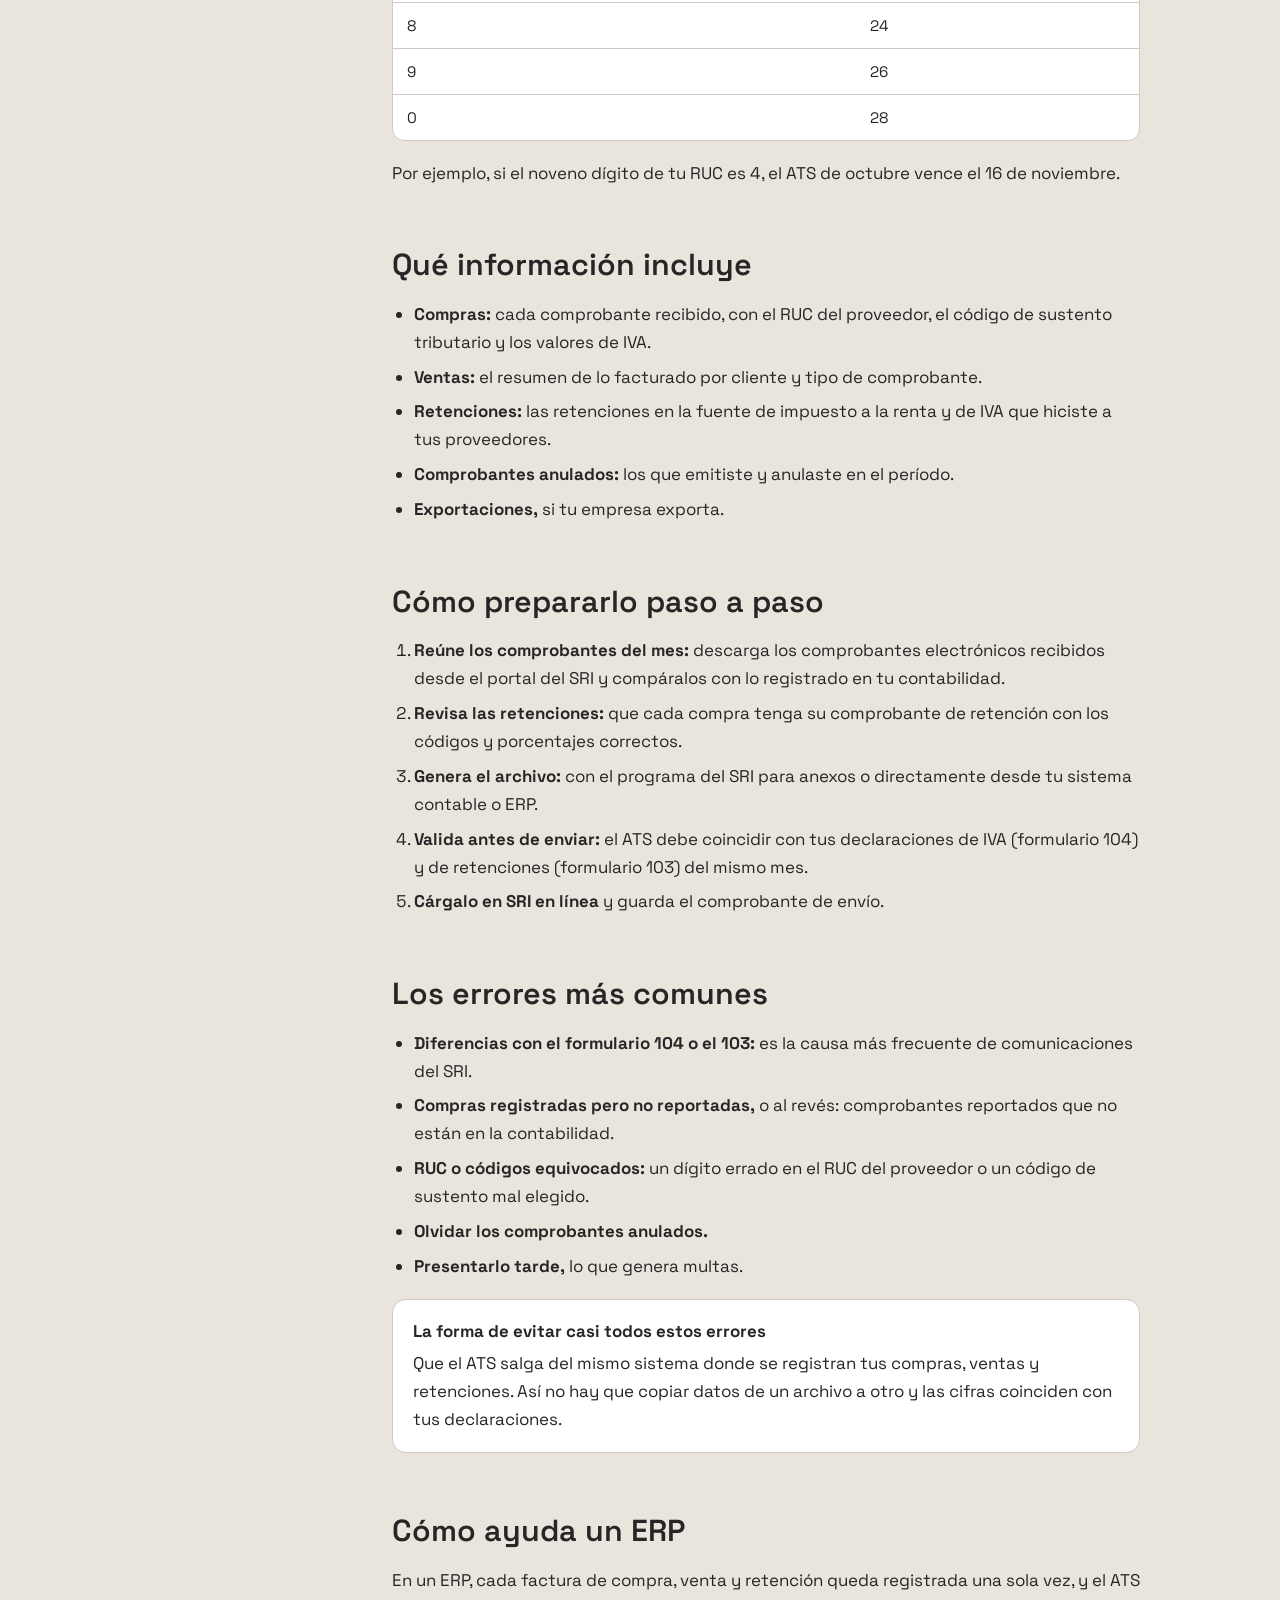
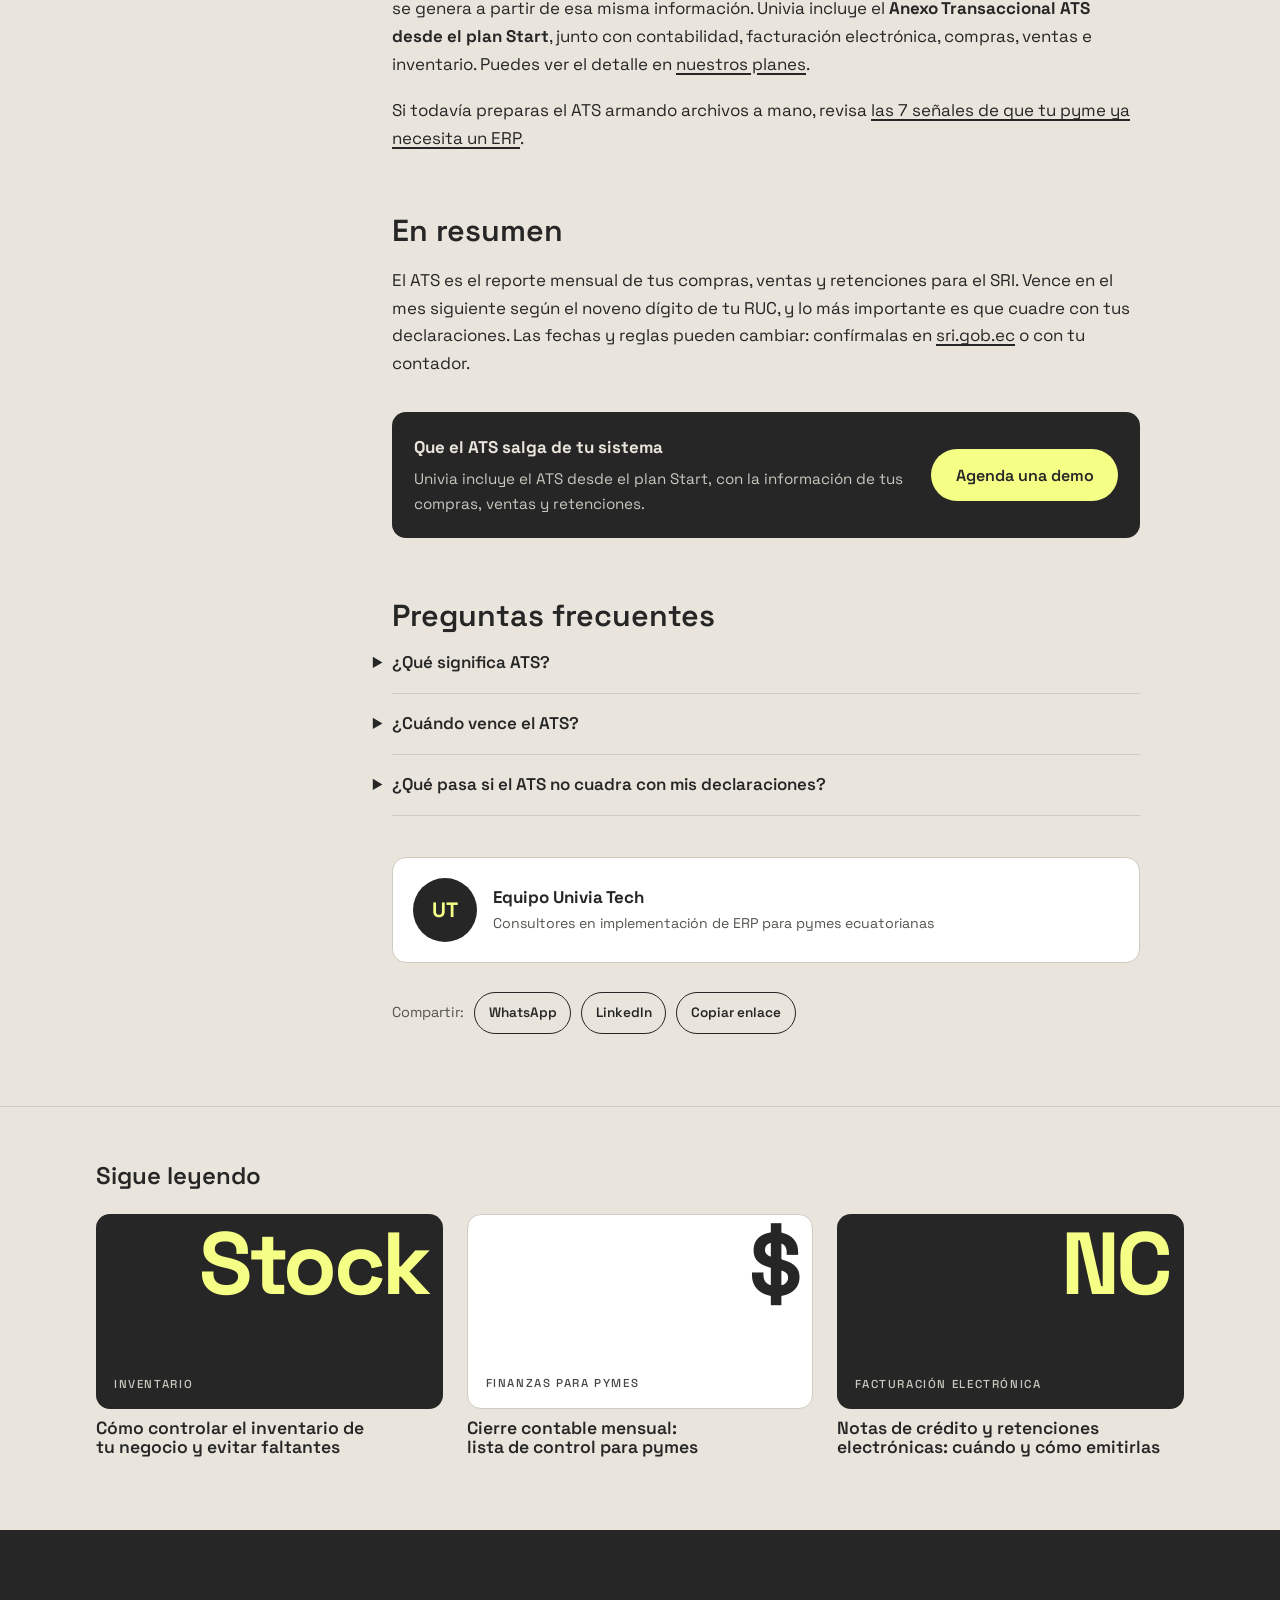
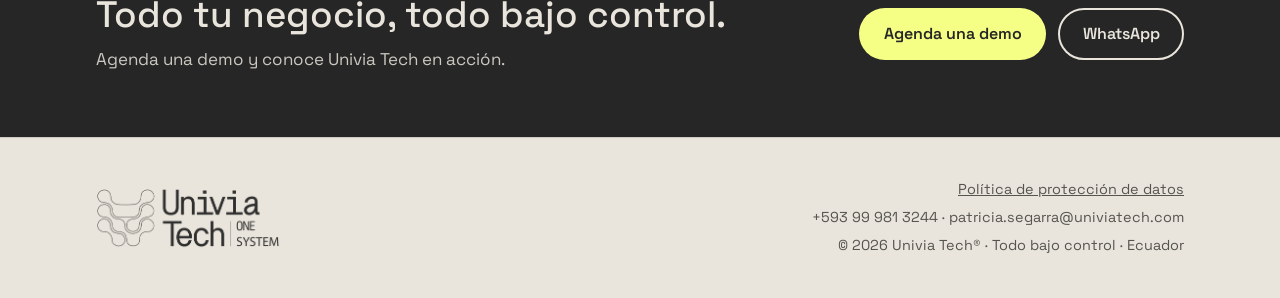
<file: blog/que-es-el-ats/index.html>
<!doctype html>
<html lang="es">
<head>
<meta charset="utf-8">
<meta name="viewport" content="width=device-width,initial-scale=1,viewport-fit=cover">
<title>Qué es el ATS · Blog Univia</title>
<meta name="description" content="Qué es el Anexo Transaccional Simplificado (ATS) del SRI, quién debe presentarlo, cuándo vence según tu RUC y los errores más comunes al prepararlo.">

<link rel="canonical" href="https://landing.univiatech.com/blog/que-es-el-ats/">
<meta property="og:type" content="article">
<meta property="og:site_name" content="Univia Tech">
<meta property="og:locale" content="es_EC">
<meta property="og:title" content="Qué es el ATS y cómo prepararlo sin errores">
<meta property="og:description" content="Qué es el Anexo Transaccional Simplificado (ATS) del SRI, quién debe presentarlo, cuándo vence según tu RUC y los errores más comunes al prepararlo.">
<meta property="og:url" content="https://landing.univiatech.com/blog/que-es-el-ats/">
<meta property="og:image" content="https://landing.univiatech.com/media/portada-lanzamiento.jpg">
<meta property="article:published_time" content="2026-11-15">
<meta property="article:section" content="Impuestos y SRI">
<meta name="twitter:card" content="summary_large_image">
<meta name="theme-color" content="#262626">
<link rel="preconnect" href="https://fonts.googleapis.com">
<link rel="preconnect" href="https://fonts.gstatic.com" crossorigin>
<link rel="stylesheet" href="https://fonts.googleapis.com/css2?family=Space+Grotesk:wght@300;400;500;600;700&display=swap">
<meta name="robots" content="noindex,nofollow">
</head>
<body>
<link rel="stylesheet" href="../../assets/css/blog.css">
<script type="application/ld+json">
{
 "@context": "https://schema.org",
 "@graph": [
  {
   "@type": "BlogPosting",
   "headline": "Qué es el ATS y cómo prepararlo sin errores",
   "description": "Qué es el Anexo Transaccional Simplificado (ATS) del SRI, quién debe presentarlo, cuándo vence según tu RUC y los errores más comunes al prepararlo.",
   "image": "https://univiatech.com/media/portada-lanzamiento.jpg",
   "datePublished": "2026-11-15",
   "dateModified": "2026-11-15",
   "inLanguage": "es-EC",
   "wordCount": 638,
   "author": {
    "@type": "Organization",
    "name": "Equipo Univia Tech",
    "url": "https://univiatech.com/"
   },
   "publisher": {
    "@type": "Organization",
    "name": "Univia Tech",
    "url": "https://univiatech.com/",
    "logo": {
     "@type": "ImageObject",
     "url": "https://univiatech.com/favicon-512.png"
    }
   },
   "mainEntityOfPage": "https://univiatech.com/blog/que-es-el-ats/",
   "articleSection": "Impuestos y SRI",
   "isPartOf": {
    "@id": "https://univiatech.com/blog/#blog"
   }
  },
  {
   "@type": "BreadcrumbList",
   "itemListElement": [
    {
     "@type": "ListItem",
     "position": 1,
     "name": "Inicio",
     "item": "https://univiatech.com/"
    },
    {
     "@type": "ListItem",
     "position": 2,
     "name": "Blog",
     "item": "https://univiatech.com/blog/"
    },
    {
     "@type": "ListItem",
     "position": 3,
     "name": "Qué es el ATS",
     "item": "https://univiatech.com/blog/que-es-el-ats/"
    }
   ]
  },
  {
   "@type": "FAQPage",
   "mainEntity": [
    {
     "@type": "Question",
     "name": "¿Qué significa ATS?",
     "acceptedAnswer": {
      "@type": "Answer",
      "text": "ATS significa Anexo Transaccional Simplificado. Es un reporte que se presenta al SRI con el detalle de las compras, ventas, retenciones y comprobantes anulados de un período."
     }
    },
    {
     "@type": "Question",
     "name": "¿Cuándo vence el ATS?",
     "acceptedAnswer": {
      "@type": "Answer",
      "text": "Se presenta en el mes siguiente al período que informa. La fecha depende del noveno dígito del RUC: va del día 10, para el dígito 1, al día 28, para el dígito 0."
     }
    },
    {
     "@type": "Question",
     "name": "¿Qué pasa si el ATS no cuadra con mis declaraciones?",
     "acceptedAnswer": {
      "@type": "Answer",
      "text": "El SRI cruza el ATS con tus declaraciones de IVA y de retenciones. Si hay diferencias, puede enviarte comunicaciones de inconsistencias o multas. Por eso conviene revisar que coincidan antes de enviarlo."
     }
    }
   ]
  }
 ]
}
</script>
<link rel="stylesheet" href="../../assets/css/articulo.css">


<header class="top">
  <div class="wrap nav">
    <a class="logo" href="../../" aria-label="Univia Tech, inicio"><span class="brand" role="img" aria-label="Univia Tech One System"></span></a>
    <ul>
      <li><a href="../../plataforma/">Plataforma</a></li>
      <li><a href="../../#como">Cómo trabajamos</a></li>
      <li><a href="../../planes/">Planes</a></li>
      <li><a href="../../blog/" aria-current="page">Blog</a></li>
      <li><a href="../../#preguntas">Preguntas</a></li>
      <li><a href="../../#contacto">Contacto</a></li>
    </ul>
    <div class="nav-right">
      <a class="btn btn-primary" href="../../#contacto">Agenda una demo</a>
      <button type="button" class="burger" id="burger" aria-expanded="false" aria-controls="mobile-menu" aria-label="Abrir menú">
        <svg class="bars" viewBox="0 0 24 24" aria-hidden="true"><path d="M4 7h16M4 12h16M4 17h16" stroke="currentColor" stroke-width="2" stroke-linecap="round"/></svg>
        <svg class="x" viewBox="0 0 24 24" aria-hidden="true"><path d="M6 6l12 12M18 6 6 18" stroke="currentColor" stroke-width="2" stroke-linecap="round"/></svg>
      </button>
    </div>
  </div>
  <nav class="mobile-menu" id="mobile-menu" aria-label="Menú" hidden>
    <div class="wrap">
      <ul>
        <li><a href="../../plataforma/">Plataforma</a></li>
        <li><a href="../../#como">Cómo trabajamos</a></li>
        <li><a href="../../planes/">Planes</a></li>
        <li><a href="../../blog/" aria-current="page">Blog</a></li>
        <li><a href="../../#preguntas">Preguntas</a></li>
        <li><a href="../../#contacto">Contacto</a></li>
      </ul>
      <a class="btn btn-primary" href="../../#contacto">Agenda una demo</a>
    </div>
  </nav>
</header>

<main>
  <article>
    <div class="wrap">
      <nav class="crumbs" aria-label="Estás en"><ol><li><a href="../../">Inicio</a></li><li><a href="../../blog/">Blog</a></li><li aria-current="page">Qué es el ATS</li></ol></nav>
      <header class="art-head">
        <span class="tag">Impuestos y SRI</span>
        <h1>Qué es el ATS y cómo prepararlo sin errores</h1>
        <p class="dek">El ATS resume cada mes tus compras, ventas y retenciones para el SRI. Te explicamos qué incluye, cuándo vence y cómo evitar los errores que más observaciones generan.</p>
        <div class="meta">
          <span>Por <strong>Equipo Univia Tech</strong></span><span>·</span>
          <time datetime="2026-11-15">15 de noviembre de 2026</time><span>·</span>
          <span id="rt">3 min de lectura</span>
        </div>
      </header>
      
      <div class="layout">
        <aside class="toc" aria-label="Contenido del artículo"><h2>En este artículo</h2><ol id="toc"></ol></aside>
        <div class="prose" id="prose">
          <details class="toc-mobile"><summary>En este artículo</summary><ol id="toc-m"></ol></details>

<p>Si tu empresa es una sociedad o está obligada a llevar contabilidad, seguramente cada mes tienes que presentar el <strong>ATS</strong>. Es uno de los reportes que más horas consume cuando la información está repartida en varios archivos, y también uno de los que más observaciones genera del SRI cuando no cuadra con tus declaraciones.</p>

<h2 id="que-es">Qué es el ATS</h2>
<p>El <strong>Anexo Transaccional Simplificado</strong> es un reporte en el que informas al Servicio de Rentas Internas (SRI) el detalle de las operaciones de un período: a quién le compraste, a quién le vendiste, qué retenciones hiciste y qué comprobantes anulaste. Con él, el SRI compara tu información con la de tus clientes y proveedores.</p>

<h2 id="quien">Quién debe presentarlo</h2>
<p>En general deben presentarlo las <strong>sociedades</strong>, las <strong>personas naturales obligadas a llevar contabilidad</strong> y los <strong>contribuyentes especiales</strong>, entre otros. El SRI también puede notificar a otros contribuyentes que deben hacerlo. Si tienes dudas sobre tu caso, revísalo en <a href="https://www.sri.gob.ec" target="_blank" rel="noopener">sri.gob.ec</a> o con tu contador.</p>

<h2 id="cuando">Cuándo vence</h2>
<p>El ATS se presenta en el <strong>mes siguiente</strong> al período que informa, en la fecha que corresponde al <strong>noveno dígito de tu RUC</strong>:</p>
<div class="tbl"><table>
  <thead><tr><th>Noveno dígito del RUC</th><th>Vence el día</th></tr></thead>
  <tbody>
    <tr><td>1</td><td>10</td></tr><tr><td>2</td><td>12</td></tr><tr><td>3</td><td>14</td></tr><tr><td>4</td><td>16</td></tr><tr><td>5</td><td>18</td></tr>
    <tr><td>6</td><td>20</td></tr><tr><td>7</td><td>22</td></tr><tr><td>8</td><td>24</td></tr><tr><td>9</td><td>26</td></tr><tr><td>0</td><td>28</td></tr>
  </tbody>
</table></div>
<p>Por ejemplo, si el noveno dígito de tu RUC es 4, el ATS de octubre vence el 16 de noviembre.</p>

<h2 id="que-incluye">Qué información incluye</h2>
<ul>
  <li><strong>Compras:</strong> cada comprobante recibido, con el RUC del proveedor, el código de sustento tributario y los valores de IVA.</li>
  <li><strong>Ventas:</strong> el resumen de lo facturado por cliente y tipo de comprobante.</li>
  <li><strong>Retenciones:</strong> las retenciones en la fuente de impuesto a la renta y de IVA que hiciste a tus proveedores.</li>
  <li><strong>Comprobantes anulados:</strong> los que emitiste y anulaste en el período.</li>
  <li><strong>Exportaciones,</strong> si tu empresa exporta.</li>
</ul>

<h2 id="como">Cómo prepararlo paso a paso</h2>
<ol>
  <li><strong>Reúne los comprobantes del mes:</strong> descarga los comprobantes electrónicos recibidos desde el portal del SRI y compáralos con lo registrado en tu contabilidad.</li>
  <li><strong>Revisa las retenciones:</strong> que cada compra tenga su comprobante de retención con los códigos y porcentajes correctos.</li>
  <li><strong>Genera el archivo:</strong> con el programa del SRI para anexos o directamente desde tu sistema contable o ERP.</li>
  <li><strong>Valida antes de enviar:</strong> el ATS debe coincidir con tus declaraciones de IVA (formulario 104) y de retenciones (formulario 103) del mismo mes.</li>
  <li><strong>Cárgalo en SRI en línea</strong> y guarda el comprobante de envío.</li>
</ol>

<h2 id="errores">Los errores más comunes</h2>
<ul>
  <li><strong>Diferencias con el formulario 104 o el 103:</strong> es la causa más frecuente de comunicaciones del SRI.</li>
  <li><strong>Compras registradas pero no reportadas,</strong> o al revés: comprobantes reportados que no están en la contabilidad.</li>
  <li><strong>RUC o códigos equivocados:</strong> un dígito errado en el RUC del proveedor o un código de sustento mal elegido.</li>
  <li><strong>Olvidar los comprobantes anulados.</strong></li>
  <li><strong>Presentarlo tarde,</strong> lo que genera multas.</li>
</ul>
<div class="note"><strong>La forma de evitar casi todos estos errores</strong>Que el ATS salga del mismo sistema donde se registran tus compras, ventas y retenciones. Así no hay que copiar datos de un archivo a otro y las cifras coinciden con tus declaraciones.</div>

<h2 id="erp">Cómo ayuda un ERP</h2>
<p>En un ERP, cada factura de compra, venta y retención queda registrada una sola vez, y el ATS se genera a partir de esa misma información. Univia incluye el <strong>Anexo Transaccional ATS desde el plan Start</strong>, junto con contabilidad, facturación electrónica, compras, ventas e inventario. Puedes ver el detalle en <a href="../../planes/">nuestros planes</a>.</p>
<p>Si todavía preparas el ATS armando archivos a mano, revisa <a href="../../blog/excel-o-erp/">las 7 señales de que tu pyme ya necesita un ERP</a>.</p>

<h2 id="conclusion">En resumen</h2>
<p>El ATS es el reporte mensual de tus compras, ventas y retenciones para el SRI. Vence en el mes siguiente según el noveno dígito de tu RUC, y lo más importante es que cuadre con tus declaraciones. Las fechas y reglas pueden cambiar: confírmalas en <a href="https://www.sri.gob.ec" target="_blank" rel="noopener">sri.gob.ec</a> o con tu contador.</p>

          <aside class="inline-cta">
            <div><strong>Que el ATS salga de tu sistema</strong><p>Univia incluye el ATS desde el plan Start, con la información de tus compras, ventas y retenciones.</p></div>
            <a class="btn" href="../../#contacto">Agenda una demo</a>
          </aside>
          <section class="faq" aria-labelledby="faq">
            <h2 id="faq">Preguntas frecuentes</h2>
            <details><summary>¿Qué significa ATS?</summary><p>ATS significa Anexo Transaccional Simplificado. Es un reporte que se presenta al SRI con el detalle de las compras, ventas, retenciones y comprobantes anulados de un período.</p></details>
            <details><summary>¿Cuándo vence el ATS?</summary><p>Se presenta en el mes siguiente al período que informa. La fecha depende del noveno dígito del RUC: va del día 10, para el dígito 1, al día 28, para el dígito 0.</p></details>
            <details><summary>¿Qué pasa si el ATS no cuadra con mis declaraciones?</summary><p>El SRI cruza el ATS con tus declaraciones de IVA y de retenciones. Si hay diferencias, puede enviarte comunicaciones de inconsistencias o multas. Por eso conviene revisar que coincidan antes de enviarlo.</p></details>
          </section>
          <div class="author">
            <span class="av" aria-hidden="true">UT</span>
            <div><strong>Equipo Univia Tech</strong><small>Consultores en implementación de ERP para pymes ecuatorianas</small></div>
          </div>
          <div class="share">
            <span>Compartir:</span>
            <a id="sh-wa" href="#" target="_blank" rel="noopener">WhatsApp</a>
            <a id="sh-li" href="#" target="_blank" rel="noopener">LinkedIn</a>
            <button type="button" id="sh-copy">Copiar enlace</button>
          </div>
        </div>
      </div>
    </div>
  </article>

  <section class="related" aria-labelledby="t-rel">
    <div class="wrap">
      <h2 id="t-rel">Sigue leyendo</h2>
      <ul>
        <li><a href="../../blog/control-de-inventario/" style="text-decoration:none;display:grid;gap:10px"><div class="cover"><small>Inventario</small><b>Stock</b></div><h3>Cómo controlar el inventario de tu negocio y evitar faltantes</h3></a></li>
        <li><a href="../../blog/cierre-contable-mensual/" style="text-decoration:none;display:grid;gap:10px"><div class="cover alt"><small>Finanzas para pymes</small><b>$</b></div><h3>Cierre contable mensual: lista de control para pymes</h3></a></li>
        <li><a href="../../blog/notas-de-credito-y-retenciones/" style="text-decoration:none;display:grid;gap:10px"><div class="cover"><small>Facturación electrónica</small><b>NC</b></div><h3>Notas de crédito y retenciones electrónicas: cuándo y cómo emitirlas</h3></a></li>
      </ul>
    </div>
  </section>
  <section class="cta-band">
    <div class="wrap">
      <div>
        <h2>Todo tu negocio, todo bajo control.</h2>
        <p>Agenda una demo y conoce Univia Tech en acción.</p>
      </div>
      <div class="acts">
        <a class="btn btn-primary" href="../../#contacto">Agenda una demo</a>
        <a class="btn btn-ghost" href="https://wa.me/593999813244?text=Hola%2C%20vengo%20del%20blog%20y%20quiero%20conocer%20Univia%20Tech." target="_blank" rel="noopener">WhatsApp</a>
      </div>
    </div>
  </section>
</main>

<footer>
  <div class="wrap">
    <span class="brand" role="img" aria-label="Univia Tech One System"></span>
    <div class="fcontact">
      <span><a href="../../politica-de-datos/">Política de protección de datos</a></span>
      <span>+593 99 981 3244 · patricia.segarra@univiatech.com</span>
      <span>© 2026 Univia Tech® · Todo bajo control · Ecuador</span>
    </div>
  </div>
</footer>
<div class="toast" id="toast" role="status" hidden></div>

<script src="../../assets/js/articulo.js?v=2026-11-17b"></script>

<script src="../../seguimiento.js?v=2026-11-17b" defer></script>


<script src="https://qa.univiatech.com/assets/app_univia_plataforma/js/lead.js?v=2026-11-17b" data-erp="https://qa.univiatech.com" data-canal="landing-univia" defer></script>
</body>
</html>
</file>
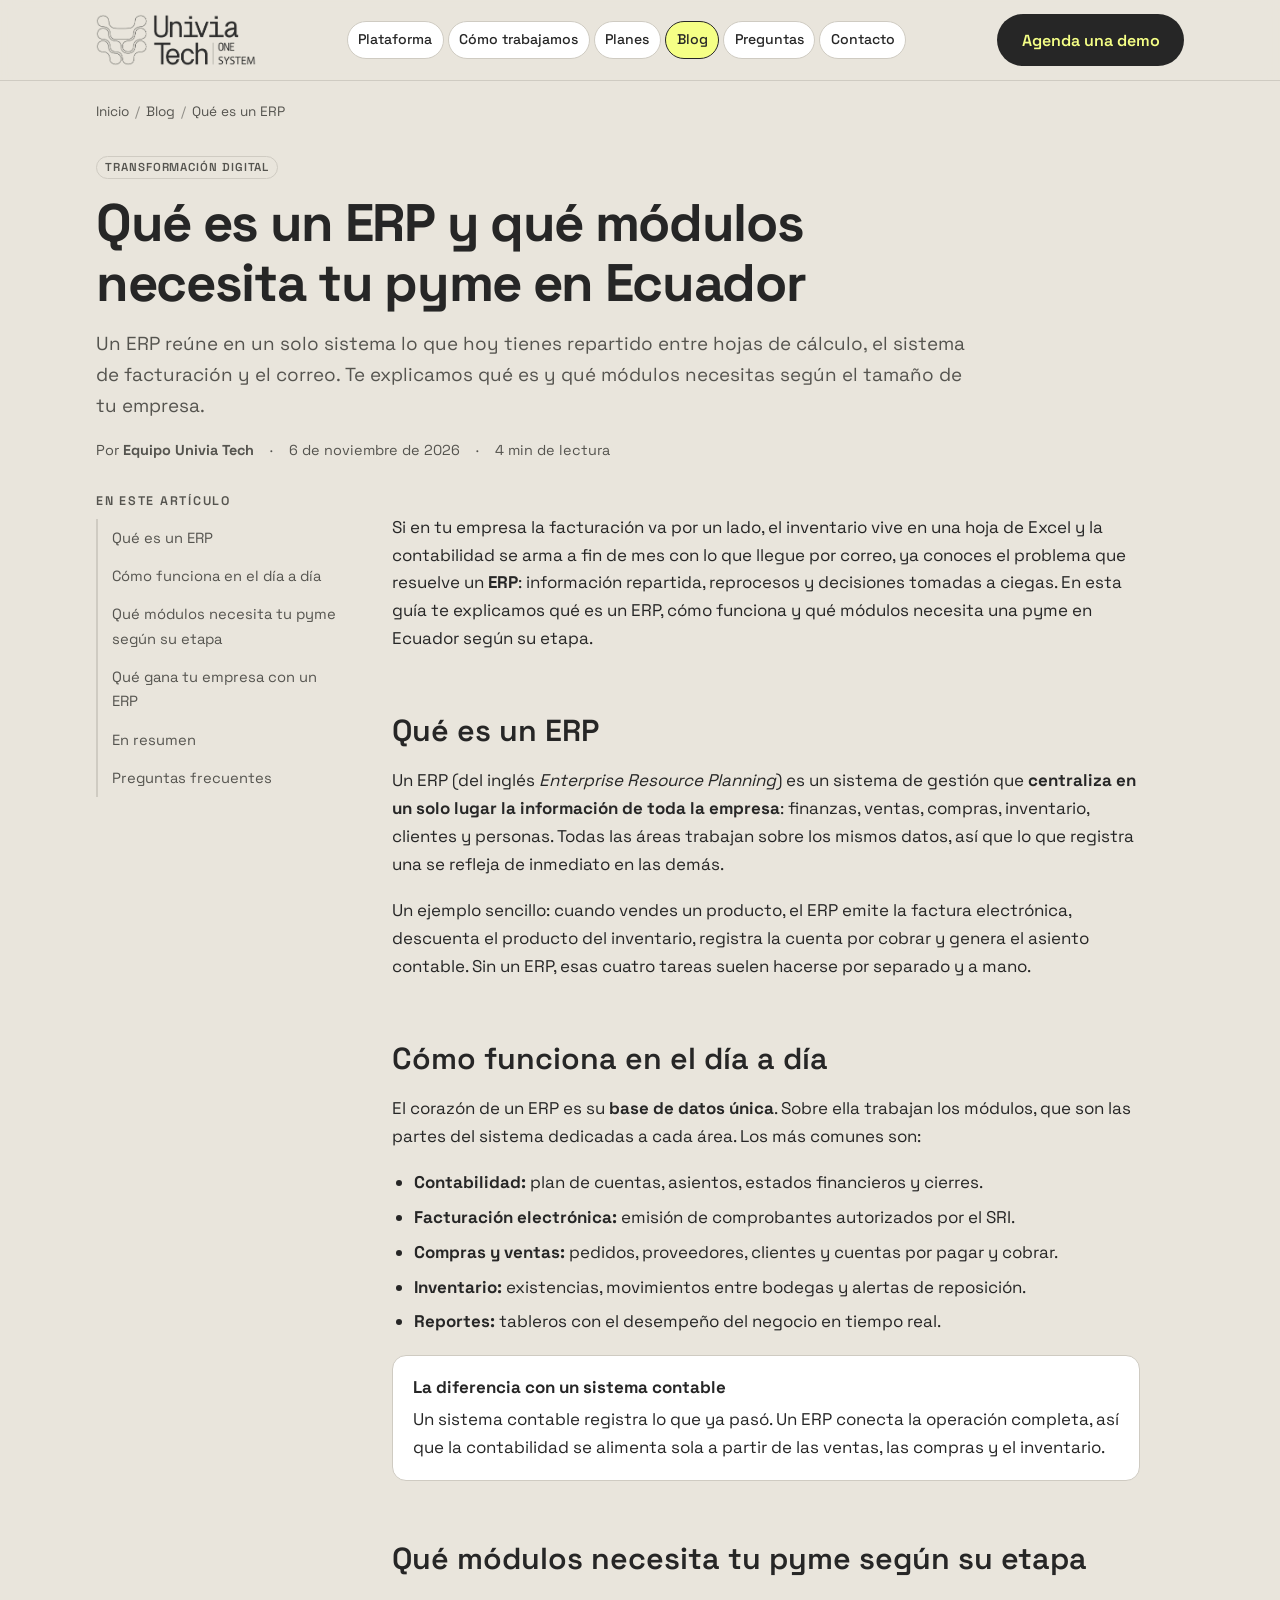
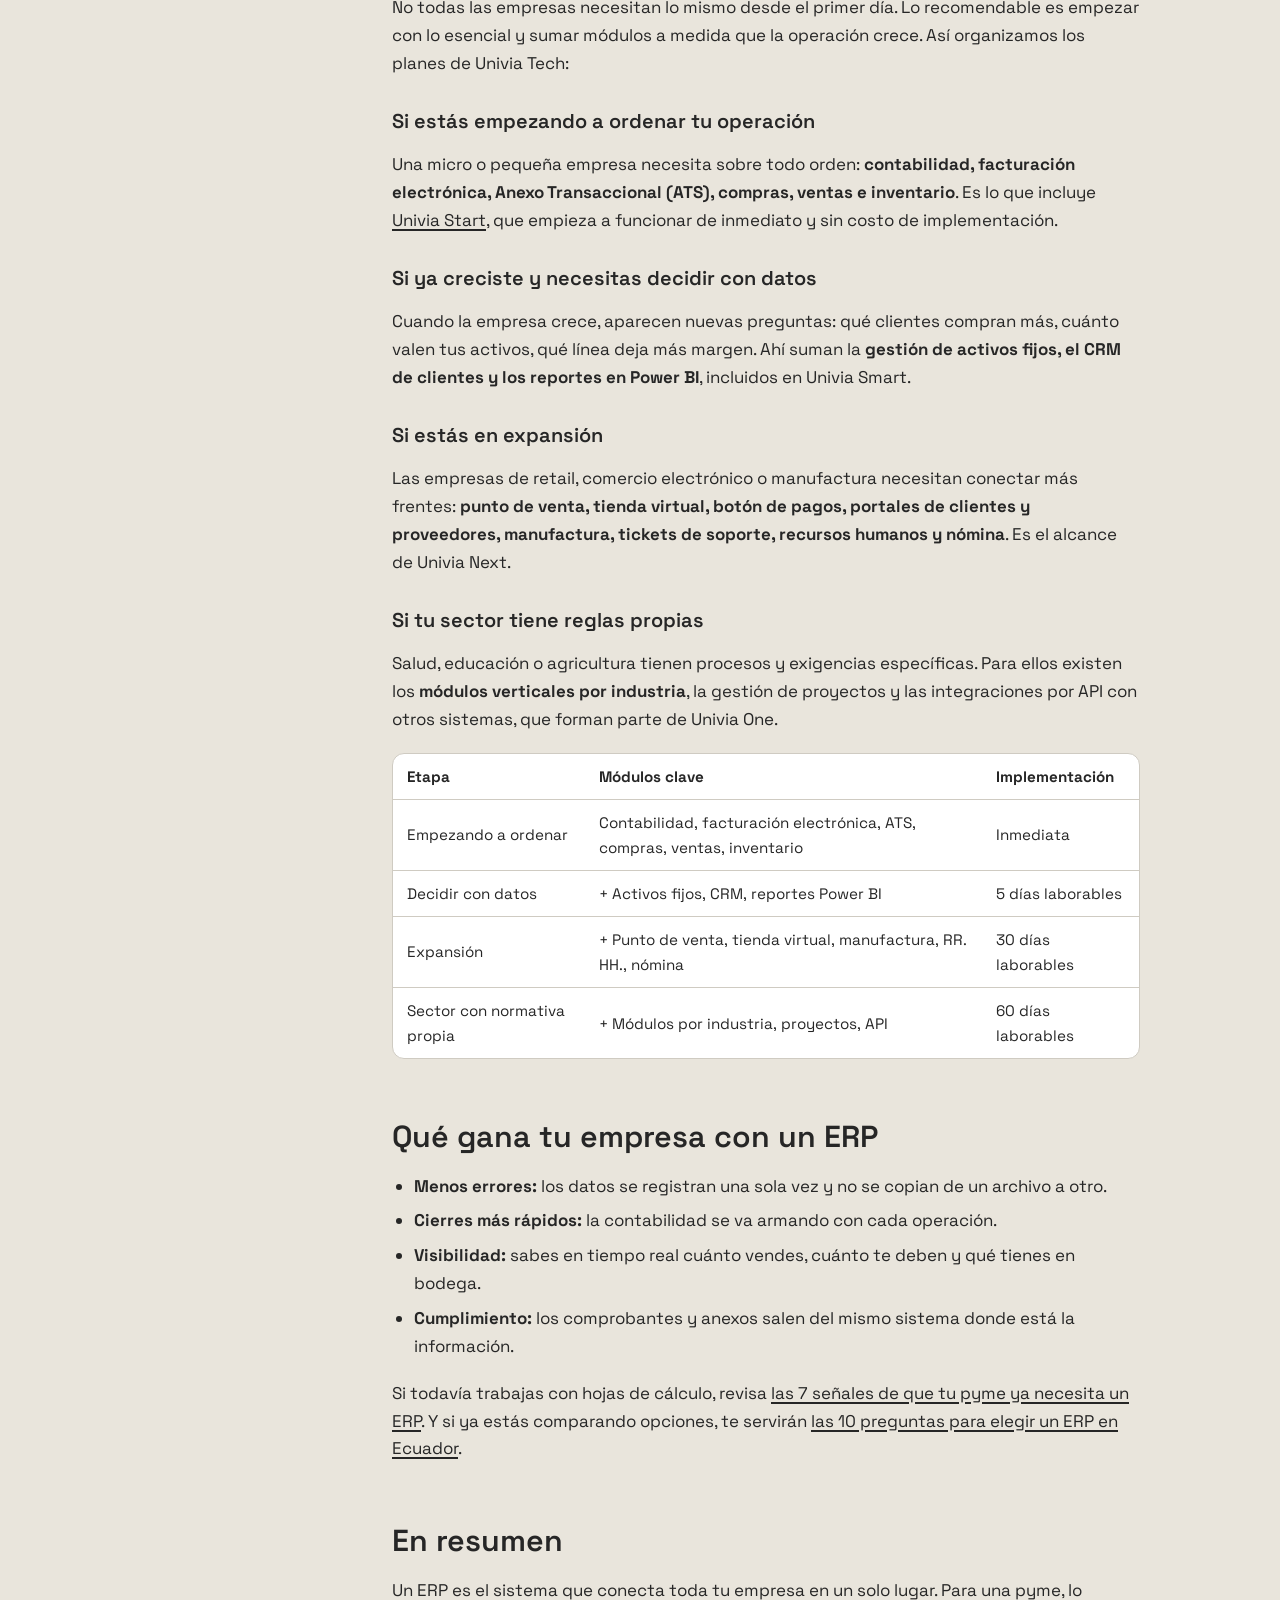
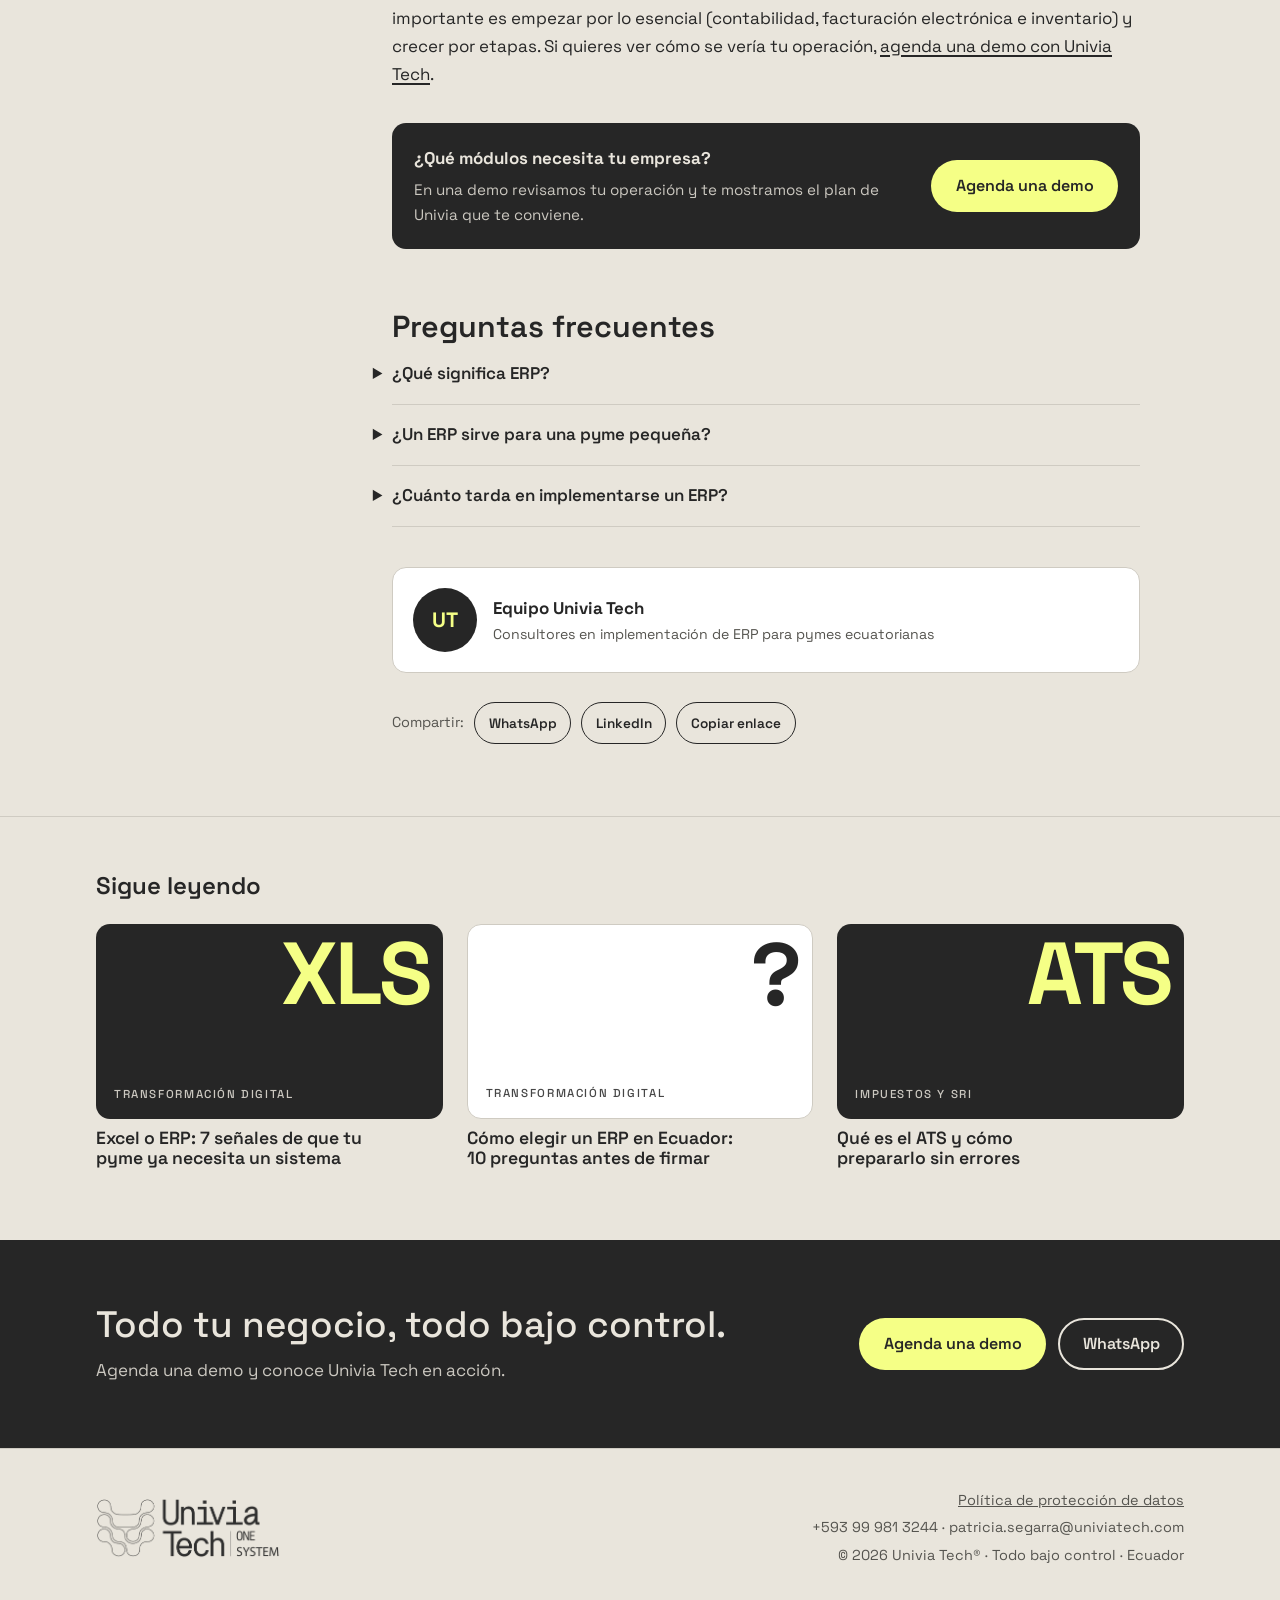
<file: blog/que-es-un-erp/index.html>
<!doctype html>
<html lang="es">
<head>
<meta charset="utf-8">
<meta name="viewport" content="width=device-width,initial-scale=1,viewport-fit=cover">
<title>Qué es un ERP · Blog Univia</title>
<meta name="description" content="Qué es un ERP, cómo funciona y qué módulos necesita tu pyme según su etapa: contabilidad, facturación electrónica, inventario, CRM, nómina y más.">

<link rel="canonical" href="https://landing.univiatech.com/blog/que-es-un-erp/">
<meta property="og:type" content="article">
<meta property="og:site_name" content="Univia Tech">
<meta property="og:locale" content="es_EC">
<meta property="og:title" content="Qué es un ERP y qué módulos necesita tu pyme en Ecuador">
<meta property="og:description" content="Qué es un ERP, cómo funciona y qué módulos necesita tu pyme según su etapa: contabilidad, facturación electrónica, inventario, CRM, nómina y más.">
<meta property="og:url" content="https://landing.univiatech.com/blog/que-es-un-erp/">
<meta property="og:image" content="https://landing.univiatech.com/media/portada-lanzamiento.jpg">
<meta property="article:published_time" content="2026-11-06">
<meta property="article:section" content="Transformación digital">
<meta name="twitter:card" content="summary_large_image">
<meta name="theme-color" content="#262626">
<link rel="preconnect" href="https://fonts.googleapis.com">
<link rel="preconnect" href="https://fonts.gstatic.com" crossorigin>
<link rel="stylesheet" href="https://fonts.googleapis.com/css2?family=Space+Grotesk:wght@300;400;500;600;700&display=swap">
<meta name="robots" content="noindex,nofollow">
</head>
<body>
<link rel="stylesheet" href="../../assets/css/blog.css">
<script type="application/ld+json">
{
 "@context": "https://schema.org",
 "@graph": [
  {
   "@type": "BlogPosting",
   "headline": "Qué es un ERP y qué módulos necesita tu pyme en Ecuador",
   "description": "Qué es un ERP, cómo funciona y qué módulos necesita tu pyme según su etapa: contabilidad, facturación electrónica, inventario, CRM, nómina y más.",
   "image": "https://univiatech.com/media/portada-lanzamiento.jpg",
   "datePublished": "2026-11-06",
   "dateModified": "2026-11-06",
   "inLanguage": "es-EC",
   "wordCount": 725,
   "author": {
    "@type": "Organization",
    "name": "Equipo Univia Tech",
    "url": "https://univiatech.com/"
   },
   "publisher": {
    "@type": "Organization",
    "name": "Univia Tech",
    "url": "https://univiatech.com/",
    "logo": {
     "@type": "ImageObject",
     "url": "https://univiatech.com/favicon-512.png"
    }
   },
   "mainEntityOfPage": "https://univiatech.com/blog/que-es-un-erp/",
   "articleSection": "Transformación digital",
   "isPartOf": {
    "@id": "https://univiatech.com/blog/#blog"
   }
  },
  {
   "@type": "BreadcrumbList",
   "itemListElement": [
    {
     "@type": "ListItem",
     "position": 1,
     "name": "Inicio",
     "item": "https://univiatech.com/"
    },
    {
     "@type": "ListItem",
     "position": 2,
     "name": "Blog",
     "item": "https://univiatech.com/blog/"
    },
    {
     "@type": "ListItem",
     "position": 3,
     "name": "Qué es un ERP",
     "item": "https://univiatech.com/blog/que-es-un-erp/"
    }
   ]
  },
  {
   "@type": "FAQPage",
   "mainEntity": [
    {
     "@type": "Question",
     "name": "¿Qué significa ERP?",
     "acceptedAnswer": {
      "@type": "Answer",
      "text": "ERP viene del inglés Enterprise Resource Planning, planificación de recursos empresariales. Es un sistema que centraliza en una sola base de datos la contabilidad, las ventas, las compras, el inventario y otras áreas de la empresa."
     }
    },
    {
     "@type": "Question",
     "name": "¿Un ERP sirve para una pyme pequeña?",
     "acceptedAnswer": {
      "@type": "Answer",
      "text": "Sí. Una pyme pequeña puede empezar solo con contabilidad, facturación electrónica, compras, ventas e inventario, y sumar módulos como CRM, nómina o comercio electrónico cuando crezca."
     }
    },
    {
     "@type": "Question",
     "name": "¿Cuánto tarda en implementarse un ERP?",
     "acceptedAnswer": {
      "@type": "Answer",
      "text": "Depende del alcance. En Univia Tech con Univia Start empiezas de inmediato y Univia One, que incluye módulos por industria, toma 60 días laborables."
     }
    }
   ]
  }
 ]
}
</script>
<link rel="stylesheet" href="../../assets/css/articulo.css">


<header class="top">
  <div class="wrap nav">
    <a class="logo" href="../../" aria-label="Univia Tech, inicio"><span class="brand" role="img" aria-label="Univia Tech One System"></span></a>
    <ul>
      <li><a href="../../plataforma/">Plataforma</a></li>
      <li><a href="../../#como">Cómo trabajamos</a></li>
      <li><a href="../../planes/">Planes</a></li>
      <li><a href="../../blog/" aria-current="page">Blog</a></li>
      <li><a href="../../#preguntas">Preguntas</a></li>
      <li><a href="../../#contacto">Contacto</a></li>
    </ul>
    <div class="nav-right">
      <a class="btn btn-primary" href="../../#contacto">Agenda una demo</a>
      <button type="button" class="burger" id="burger" aria-expanded="false" aria-controls="mobile-menu" aria-label="Abrir menú">
        <svg class="bars" viewBox="0 0 24 24" aria-hidden="true"><path d="M4 7h16M4 12h16M4 17h16" stroke="currentColor" stroke-width="2" stroke-linecap="round"/></svg>
        <svg class="x" viewBox="0 0 24 24" aria-hidden="true"><path d="M6 6l12 12M18 6 6 18" stroke="currentColor" stroke-width="2" stroke-linecap="round"/></svg>
      </button>
    </div>
  </div>
  <nav class="mobile-menu" id="mobile-menu" aria-label="Menú" hidden>
    <div class="wrap">
      <ul>
        <li><a href="../../plataforma/">Plataforma</a></li>
        <li><a href="../../#como">Cómo trabajamos</a></li>
        <li><a href="../../planes/">Planes</a></li>
        <li><a href="../../blog/" aria-current="page">Blog</a></li>
        <li><a href="../../#preguntas">Preguntas</a></li>
        <li><a href="../../#contacto">Contacto</a></li>
      </ul>
      <a class="btn btn-primary" href="../../#contacto">Agenda una demo</a>
    </div>
  </nav>
</header>

<main>
  <article>
    <div class="wrap">
      <nav class="crumbs" aria-label="Estás en"><ol><li><a href="../../">Inicio</a></li><li><a href="../../blog/">Blog</a></li><li aria-current="page">Qué es un ERP</li></ol></nav>
      <header class="art-head">
        <span class="tag">Transformación digital</span>
        <h1>Qué es un ERP y qué módulos necesita tu pyme en Ecuador</h1>
        <p class="dek">Un ERP reúne en un solo sistema lo que hoy tienes repartido entre hojas de cálculo, el sistema de facturación y el correo. Te explicamos qué es y qué módulos necesitas según el tamaño de tu empresa.</p>
        <div class="meta">
          <span>Por <strong>Equipo Univia Tech</strong></span><span>·</span>
          <time datetime="2026-11-06">6 de noviembre de 2026</time><span>·</span>
          <span id="rt">4 min de lectura</span>
        </div>
      </header>
      
      <div class="layout">
        <aside class="toc" aria-label="Contenido del artículo"><h2>En este artículo</h2><ol id="toc"></ol></aside>
        <div class="prose" id="prose">
          <details class="toc-mobile"><summary>En este artículo</summary><ol id="toc-m"></ol></details>

<p>Si en tu empresa la facturación va por un lado, el inventario vive en una hoja de Excel y la contabilidad se arma a fin de mes con lo que llegue por correo, ya conoces el problema que resuelve un <strong>ERP</strong>: información repartida, reprocesos y decisiones tomadas a ciegas. En esta guía te explicamos qué es un ERP, cómo funciona y qué módulos necesita una pyme en Ecuador según su etapa.</p>

<h2 id="que-es">Qué es un ERP</h2>
<p>Un ERP (del inglés <em>Enterprise Resource Planning</em>) es un sistema de gestión que <strong>centraliza en un solo lugar la información de toda la empresa</strong>: finanzas, ventas, compras, inventario, clientes y personas. Todas las áreas trabajan sobre los mismos datos, así que lo que registra una se refleja de inmediato en las demás.</p>
<p>Un ejemplo sencillo: cuando vendes un producto, el ERP emite la factura electrónica, descuenta el producto del inventario, registra la cuenta por cobrar y genera el asiento contable. Sin un ERP, esas cuatro tareas suelen hacerse por separado y a mano.</p>

<h2 id="como-funciona">Cómo funciona en el día a día</h2>
<p>El corazón de un ERP es su <strong>base de datos única</strong>. Sobre ella trabajan los módulos, que son las partes del sistema dedicadas a cada área. Los más comunes son:</p>
<ul>
  <li><strong>Contabilidad:</strong> plan de cuentas, asientos, estados financieros y cierres.</li>
  <li><strong>Facturación electrónica:</strong> emisión de comprobantes autorizados por el SRI.</li>
  <li><strong>Compras y ventas:</strong> pedidos, proveedores, clientes y cuentas por pagar y cobrar.</li>
  <li><strong>Inventario:</strong> existencias, movimientos entre bodegas y alertas de reposición.</li>
  <li><strong>Reportes:</strong> tableros con el desempeño del negocio en tiempo real.</li>
</ul>
<div class="note"><strong>La diferencia con un sistema contable</strong>Un sistema contable registra lo que ya pasó. Un ERP conecta la operación completa, así que la contabilidad se alimenta sola a partir de las ventas, las compras y el inventario.</div>

<h2 id="modulos-por-etapa">Qué módulos necesita tu pyme según su etapa</h2>
<p>No todas las empresas necesitan lo mismo desde el primer día. Lo recomendable es empezar con lo esencial y sumar módulos a medida que la operación crece. Así organizamos los planes de Univia Tech:</p>

<h3>Si estás empezando a ordenar tu operación</h3>
<p>Una micro o pequeña empresa necesita sobre todo orden: <strong>contabilidad, facturación electrónica, Anexo Transaccional (ATS), compras, ventas e inventario</strong>. Es lo que incluye <a href="../../#planes">Univia Start</a>, que empieza a funcionar de inmediato y sin costo de implementación.</p>

<h3>Si ya creciste y necesitas decidir con datos</h3>
<p>Cuando la empresa crece, aparecen nuevas preguntas: qué clientes compran más, cuánto valen tus activos, qué línea deja más margen. Ahí suman la <strong>gestión de activos fijos, el CRM de clientes y los reportes en Power BI</strong>, incluidos en Univia Smart.</p>

<h3>Si estás en expansión</h3>
<p>Las empresas de retail, comercio electrónico o manufactura necesitan conectar más frentes: <strong>punto de venta, tienda virtual, botón de pagos, portales de clientes y proveedores, manufactura, tickets de soporte, recursos humanos y nómina</strong>. Es el alcance de Univia Next.</p>

<h3>Si tu sector tiene reglas propias</h3>
<p>Salud, educación o agricultura tienen procesos y exigencias específicas. Para ellos existen los <strong>módulos verticales por industria</strong>, la gestión de proyectos y las integraciones por API con otros sistemas, que forman parte de Univia One.</p>

<div class="tbl"><table>
  <thead><tr><th>Etapa</th><th>Módulos clave</th><th>Implementación</th></tr></thead>
  <tbody>
    <tr><td>Empezando a ordenar</td><td>Contabilidad, facturación electrónica, ATS, compras, ventas, inventario</td><td>Inmediata</td></tr>
    <tr><td>Decidir con datos</td><td>+ Activos fijos, CRM, reportes Power BI</td><td>5 días laborables</td></tr>
    <tr><td>Expansión</td><td>+ Punto de venta, tienda virtual, manufactura, RR. HH., nómina</td><td>30 días laborables</td></tr>
    <tr><td>Sector con normativa propia</td><td>+ Módulos por industria, proyectos, API</td><td>60 días laborables</td></tr>
  </tbody>
</table></div>

<h2 id="beneficios">Qué gana tu empresa con un ERP</h2>
<ul>
  <li><strong>Menos errores:</strong> los datos se registran una sola vez y no se copian de un archivo a otro.</li>
  <li><strong>Cierres más rápidos:</strong> la contabilidad se va armando con cada operación.</li>
  <li><strong>Visibilidad:</strong> sabes en tiempo real cuánto vendes, cuánto te deben y qué tienes en bodega.</li>
  <li><strong>Cumplimiento:</strong> los comprobantes y anexos salen del mismo sistema donde está la información.</li>
</ul>
<p>Si todavía trabajas con hojas de cálculo, revisa <a href="../../blog/excel-o-erp/">las 7 señales de que tu pyme ya necesita un ERP</a>. Y si ya estás comparando opciones, te servirán <a href="../../blog/como-elegir-un-erp/">las 10 preguntas para elegir un ERP en Ecuador</a>.</p>

<h2 id="conclusion">En resumen</h2>
<p>Un ERP es el sistema que conecta toda tu empresa en un solo lugar. Para una pyme, lo importante es empezar por lo esencial (contabilidad, facturación electrónica e inventario) y crecer por etapas. Si quieres ver cómo se vería tu operación, <a href="../../#contacto">agenda una demo con Univia Tech</a>.</p>

          <aside class="inline-cta">
            <div><strong>¿Qué módulos necesita tu empresa?</strong><p>En una demo revisamos tu operación y te mostramos el plan de Univia que te conviene.</p></div>
            <a class="btn" href="../../#contacto">Agenda una demo</a>
          </aside>
          <section class="faq" aria-labelledby="faq">
            <h2 id="faq">Preguntas frecuentes</h2>
            <details><summary>¿Qué significa ERP?</summary><p>ERP viene del inglés Enterprise Resource Planning, planificación de recursos empresariales. Es un sistema que centraliza en una sola base de datos la contabilidad, las ventas, las compras, el inventario y otras áreas de la empresa.</p></details>
            <details><summary>¿Un ERP sirve para una pyme pequeña?</summary><p>Sí. Una pyme pequeña puede empezar solo con contabilidad, facturación electrónica, compras, ventas e inventario, y sumar módulos como CRM, nómina o comercio electrónico cuando crezca.</p></details>
            <details><summary>¿Cuánto tarda en implementarse un ERP?</summary><p>Depende del alcance. En Univia Tech con Univia Start empiezas de inmediato y Univia One, que incluye módulos por industria, toma 60 días laborables.</p></details>
          </section>
          <div class="author">
            <span class="av" aria-hidden="true">UT</span>
            <div><strong>Equipo Univia Tech</strong><small>Consultores en implementación de ERP para pymes ecuatorianas</small></div>
          </div>
          <div class="share">
            <span>Compartir:</span>
            <a id="sh-wa" href="#" target="_blank" rel="noopener">WhatsApp</a>
            <a id="sh-li" href="#" target="_blank" rel="noopener">LinkedIn</a>
            <button type="button" id="sh-copy">Copiar enlace</button>
          </div>
        </div>
      </div>
    </div>
  </article>

  <section class="related" aria-labelledby="t-rel">
    <div class="wrap">
      <h2 id="t-rel">Sigue leyendo</h2>
      <ul>
        <li><a href="../../blog/excel-o-erp/" style="text-decoration:none;display:grid;gap:10px"><div class="cover"><small>Transformación digital</small><b>XLS</b></div><h3>Excel o ERP: 7 señales de que tu pyme ya necesita un sistema</h3></a></li>
        <li><a href="../../blog/como-elegir-un-erp/" style="text-decoration:none;display:grid;gap:10px"><div class="cover alt"><small>Transformación digital</small><b>?</b></div><h3>Cómo elegir un ERP en Ecuador: 10 preguntas antes de firmar</h3></a></li>
        <li><a href="../../blog/que-es-el-ats/" style="text-decoration:none;display:grid;gap:10px"><div class="cover"><small>Impuestos y SRI</small><b>ATS</b></div><h3>Qué es el ATS y cómo prepararlo sin errores</h3></a></li>
      </ul>
    </div>
  </section>
  <section class="cta-band">
    <div class="wrap">
      <div>
        <h2>Todo tu negocio, todo bajo control.</h2>
        <p>Agenda una demo y conoce Univia Tech en acción.</p>
      </div>
      <div class="acts">
        <a class="btn btn-primary" href="../../#contacto">Agenda una demo</a>
        <a class="btn btn-ghost" href="https://wa.me/593999813244?text=Hola%2C%20vengo%20del%20blog%20y%20quiero%20conocer%20Univia%20Tech." target="_blank" rel="noopener">WhatsApp</a>
      </div>
    </div>
  </section>
</main>

<footer>
  <div class="wrap">
    <span class="brand" role="img" aria-label="Univia Tech One System"></span>
    <div class="fcontact">
      <span><a href="../../politica-de-datos/">Política de protección de datos</a></span>
      <span>+593 99 981 3244 · patricia.segarra@univiatech.com</span>
      <span>© 2026 Univia Tech® · Todo bajo control · Ecuador</span>
    </div>
  </div>
</footer>
<div class="toast" id="toast" role="status" hidden></div>

<script src="../../assets/js/articulo.js?v=2026-11-17b"></script>

<script src="../../seguimiento.js?v=2026-11-17b" defer></script>


<script src="https://qa.univiatech.com/assets/app_univia_plataforma/js/lead.js?v=2026-11-17b" data-erp="https://qa.univiatech.com" data-canal="landing-univia" defer></script>
</body>
</html>
</file>
<file: assets/css/landing.css>
/* Estilos de inicio, plataforma y planes. Fuente principal: este repositorio (antes: artefactos de claude.ai). */
/* Layout: portada en dos columnas (mensaje + panel del ERP), luego bandas de contenido a ancho completo con contenedor central de 1120px.
   Colores y tipografía del Manual de Marca Univia Tech. El Yellow Lime solo en elementos pequeños (máx. 30 %). */
:root{
  --ink:#262626;        /* Eerie Black */
  --bg:#e9e5dc;         /* Alabaster */
  --surface:#ffffff;    /* White */
  --line:#cfcbc2;
  --muted:#55544f;      /* Battleship Gray oscurecido para que se lea */
  --accent:#f5ff86;     /* Yellow Lime */
  --accent-text:#262626;
  --btn-bg:#262626; --btn-fg:#f5ff86;
  --band:#262626; --band-fg:#e9e5dc;
  --silver:#bfbfbd;
  --em-mark:#f5ff86;
  --danger:#a1281f;
  --f-display:"Space Grotesk", "Avenir Next", "Segoe UI", system-ui, sans-serif;
  --f-body:"Space Grotesk", "Helvetica Neue", "Segoe UI", system-ui, sans-serif;
  --max:1120px;
  --r:14px;
}
@media (prefers-color-scheme: dark){
  :root:not([data-theme="light"]){
    --ink:#e9e5dc; --bg:#1c1c1c; --surface:#262626; --line:#3a3a37; --muted:#bfbfbd;
    --accent-text:#f5ff86; --btn-bg:#f5ff86; --btn-fg:#262626; --em-mark:transparent;
    --band:#111111; --band-fg:#e9e5dc; --danger:#ff9b8f;
    color-scheme:dark;
  }
}
:root[data-theme="dark"]{
  --ink:#e9e5dc; --bg:#1c1c1c; --surface:#262626; --line:#3a3a37; --muted:#bfbfbd;
  --accent-text:#f5ff86; --btn-bg:#f5ff86; --btn-fg:#262626; --em-mark:transparent;
  --band:#111111; --band-fg:#e9e5dc; --danger:#ff9b8f;
  color-scheme:dark;
}

*{box-sizing:border-box}
html{scroll-behavior:smooth;-webkit-text-size-adjust:100%;text-size-adjust:100%}
main section{scroll-margin-top:84px}
@media (min-width:1440px){body{font-size:18px}:root{--max:1240px}}
@media (max-width:600px){body{font-size:16px}}
@media (prefers-reduced-motion: reduce){html{scroll-behavior:auto}*{transition:none!important}}
body{background:var(--bg);color:var(--ink);font-family:var(--f-body);font-size:17px;line-height:1.6}
body::before{content:"";position:fixed;inset:0 0 auto;height:env(safe-area-inset-top,0px);z-index:10;background:var(--bg)}
.wrap{max-width:var(--max);margin:0 auto;padding-left:max(16px, env(safe-area-inset-left,0px));padding-right:max(16px, env(safe-area-inset-right,0px))}
h1,h2,h3{font-family:var(--f-display);line-height:1.08;text-wrap:balance;margin:0}
p{margin:0}
a{color:inherit}
:focus-visible{outline:3px solid var(--ink);outline-offset:3px;border-radius:6px}
.eyebrow{display:inline-flex;align-items:center;gap:.6em;font:500 .8rem var(--f-body);letter-spacing:.14em;text-transform:uppercase;color:var(--accent-text)}
.eyebrow::before{content:"";width:.7em;height:.7em;border-radius:50%;background:var(--accent);box-shadow:0 0 0 1px var(--ink)}

/* Logo oficial (máscara: toma el color del texto en cada tema) */
.brand{display:block;aspect-ratio:750/244;background:var(--ink);
  -webkit-mask:url("../../media/logo-mask.png") center/contain no-repeat;
          mask:url("../../media/logo-mask.png") center/contain no-repeat}
.logo{display:block;text-decoration:none;padding:4px 0}
.logo .brand{height:52px}
@media (max-width:520px){.logo .brand{height:44px}}

/* Botones */
.btn{display:inline-flex;align-items:center;justify-content:center;gap:.55em;font:600 1rem var(--f-body);padding:.85em 1.4em;border-radius:999px;text-decoration:none;border:2px solid transparent;cursor:pointer;transition:transform .15s ease;background:none;color:inherit}
.btn:hover{transform:translateY(-1px)}
.btn-primary{background:var(--btn-bg);color:var(--btn-fg)}
.btn-ghost{border-color:var(--ink);color:var(--ink)}
.btn svg{width:1.15em;height:1.15em;flex:none}

/* Menú */
header.top{position:sticky;top:env(safe-area-inset-top,0px);z-index:8;background:color-mix(in srgb, var(--bg) 92%, transparent);backdrop-filter:blur(8px);-webkit-backdrop-filter:blur(8px);border-bottom:1px solid var(--line)}
.nav{display:flex;align-items:center;justify-content:space-between;gap:16px;padding-block:10px}
.nav > ul{display:flex;gap:6px;list-style:none;margin:0;padding:0;font-weight:500;font-size:.95rem}
.nav > ul a{display:block;padding:.5em .95em;border:1px solid var(--line);border-radius:999px;background:var(--surface);color:var(--ink);text-decoration:none;white-space:nowrap;transition:border-color .15s,box-shadow .15s}
.nav > ul a:hover{border-color:var(--ink);box-shadow:0 2px 8px rgba(0,0,0,.1)}
.nav > ul a[aria-current]{background:var(--accent);color:#262626;border-color:#262626}
@media (max-width:1439px){.nav > ul{gap:4px;font-size:.88rem}.nav > ul a{padding:.45em .75em}}
@media (max-width:1100px){.nav > ul{font-size:.85rem}.nav > ul a{padding:.45em .7em}}
.nav-right{display:flex;align-items:center;gap:10px;flex:none}
.nav-right .btn{white-space:nowrap}
.burger{display:none;width:46px;height:46px;border-radius:50%;border:1px solid var(--line);background:var(--surface);color:var(--ink);cursor:pointer;place-items:center;flex:none}
.burger svg{width:22px;height:22px}
.burger .x{display:none}
.burger[aria-expanded="true"] .x{display:block}
.burger[aria-expanded="true"] .bars{display:none}
.mobile-menu{border-top:1px solid var(--line);background:var(--bg)}
.mobile-menu .wrap{padding-block:4px 20px}
.mobile-menu ul{list-style:none;margin:0;padding:0;display:grid}
.mobile-menu li a{display:block;padding:14px 0;font-size:1.15rem;font-weight:500;text-decoration:none;border-bottom:1px solid var(--line)}
.mobile-menu [aria-current]{font-weight:700}
.mobile-menu .btn{margin-top:18px;width:100%}
@media (max-width:940px){.nav > ul{display:none}.burger{display:grid}}
@media (min-width:941px){.mobile-menu{display:none}}
@media (max-width:480px){.nav-right .btn{display:none}}

/* Portada */
.hero{padding-block:72px 64px}
.hero-grid{display:grid;grid-template-columns:1.05fr 1fr;gap:56px;align-items:center}
.hero-grid > *{min-width:0}
.hero h1{font-size:clamp(2.1rem,7.5vw,4rem);font-weight:700;letter-spacing:-.03em;margin-top:14px}
.hero h1 em{font-style:normal;background:linear-gradient(transparent 58%, var(--em-mark) 58%, var(--em-mark) 92%, transparent 92%);color:var(--accent-text);padding:0 .08em}
.hero .lead{font-size:1.15rem;color:var(--muted);margin-top:20px;max-width:34em}
.hero .ctas{display:flex;flex-wrap:wrap;gap:12px;margin-top:32px}
.hero .chips{display:flex;flex-wrap:wrap;gap:8px;margin-top:28px;padding:0;list-style:none}
.hero .chips li{font:500 .8rem var(--f-body);padding:.4em .8em;border:1px solid var(--line);border-radius:999px;color:var(--muted)}
@media (max-width:900px){.hero-grid{grid-template-columns:1fr;gap:40px}.hero{padding-block:48px}}
@media (max-width:480px){.hero{padding-block:32px 40px}.hero .ctas .btn{width:100%}.hero .lead{font-size:1.05rem}}

/* Panel ilustrativo del ERP */
.panel{background:var(--surface);border:1px solid var(--line);border-radius:18px;box-shadow:0 30px 60px -30px rgba(38,38,38,.35);overflow:hidden;margin:0}
.panel-bar{display:flex;align-items:center;gap:8px;padding:12px 16px;border-bottom:1px solid var(--line);font:500 .78rem var(--f-body);color:var(--muted)}
.panel-bar i{width:9px;height:9px;border-radius:50%;background:var(--line);display:inline-block}
.panel-bar span{margin-left:auto}
.panel-body{padding:20px;display:grid;gap:14px}
.kpis{display:grid;grid-template-columns:repeat(3,1fr);gap:10px}
.kpi{border:1px solid var(--line);border-radius:10px;padding:12px;min-width:0}
.kpi small{display:block;font-size:.72rem;color:var(--muted)}
.kpi b{font:700 1.1rem var(--f-display);font-variant-numeric:tabular-nums}
.rows{border:1px solid var(--line);border-radius:10px;overflow:hidden}
.row{display:grid;grid-template-columns:1fr auto auto;gap:12px;align-items:center;padding:10px 12px;font-size:.85rem;border-top:1px solid var(--line)}
.row:first-child{border-top:0}
.row > *{min-width:0}
.row .n{font-size:.76rem;color:var(--muted);font-variant-numeric:tabular-nums}
.row .amt{font-variant-numeric:tabular-nums;font-weight:600}
.pill{font:600 .7rem var(--f-body);padding:.25em .6em;border-radius:999px;background:var(--accent);color:#262626;white-space:nowrap}
.pill.wait{background:color-mix(in srgb, var(--muted) 18%, transparent);color:var(--muted)}
.ats{display:flex;align-items:center;justify-content:space-between;gap:12px;padding:12px;border-radius:10px;background:var(--bg);font-size:.85rem}
.ats b{font-weight:600}
.panel-note{font-size:.72rem;color:var(--muted);text-align:center;padding:0 16px 14px}
@media (max-width:460px){.kpis{grid-template-columns:1fr 1fr}.kpis .kpi:last-child{grid-column:span 2}.row{grid-template-columns:1fr auto}.row .pill{grid-column:span 2;justify-self:start}}

/* Secciones */
section.block{padding-block:88px}
.sec-head{max-width:46em;margin-bottom:44px}
.sec-head h2{font-size:clamp(1.75rem,3.2vw,2.5rem);font-weight:500;letter-spacing:-.02em;margin-top:12px}
.sec-head p{color:var(--muted);margin-top:14px;font-size:1.06rem}
@media (max-width:600px){section.block{padding-block:56px}.sec-head{margin-bottom:28px}.band .wrap{padding-block:52px}}

/* Qué hacemos */
.pillars{display:grid;grid-template-columns:repeat(4,1fr);border-top:2px solid var(--ink)}
.pillar{padding:26px 22px 8px 0;min-width:0}
.pillar + .pillar{padding-left:22px;border-left:1px solid var(--line)}
.pillar h3{font-size:1.35rem;font-weight:600}
.pillar p{color:var(--muted);margin-top:10px;font-size:.98rem}
.pillar .verb{font:500 .75rem var(--f-body);color:var(--muted);letter-spacing:.14em;text-transform:uppercase;display:block;margin-bottom:10px}
@media (max-width:900px){.pillars{grid-template-columns:1fr 1fr}.pillar:nth-child(3){padding-left:0;border-left:0}.pillar:nth-child(n+3){border-top:1px solid var(--line)}}
@media (max-width:520px){.pillars{grid-template-columns:1fr}.pillar,.pillar + .pillar{padding-left:0;border-left:0}.pillar + .pillar{border-top:1px solid var(--line)}}

/* Videos */
.vid{position:relative;margin:0;border-radius:18px;overflow:hidden;background:#262626;box-shadow:0 30px 60px -30px rgba(38,38,38,.45)}
.vid video{display:block;width:100%;height:100%;object-fit:cover;background:#262626}
.vid-wide{aspect-ratio:16/9;max-width:100%}
.vid-square{aspect-ratio:1/1;max-width:100%}
.vid-vertical{aspect-ratio:9/16;width:min(100%,400px);width:min(100%,400px,calc(74vh * 9 / 16));width:min(100%,400px,calc(74svh * 9 / 16));margin-inline:auto;display:none}
/* Botón de reproducir: centrado sobre la portada, nunca encima de los controles */
.play{position:absolute;inset:0;display:flex;flex-direction:column;align-items:center;justify-content:center;gap:14px;border:0;padding:16px;background:linear-gradient(180deg, rgba(38,38,38,0) 40%, rgba(38,38,38,.45) 100%);color:#262626;font:600 1rem var(--f-body);cursor:pointer;width:100%}
.play svg{width:76px;height:76px;padding:20px 18px 20px 24px;border-radius:50%;background:#f5ff86;color:#262626;box-shadow:0 10px 30px rgba(0,0,0,.35);transition:transform .15s ease}
.play span{background:#262626;color:#f5ff86;padding:.45em 1em;border-radius:999px;font-size:.92rem;box-shadow:0 6px 16px rgba(0,0,0,.25)}
@media (hover:hover){.play:hover svg{transform:scale(1.07)}}
.play:focus-visible svg{outline:3px solid #f5ff86;outline-offset:4px}
@media (max-width:420px){.play svg{width:68px;height:68px;padding:18px 16px 18px 22px}}
.vid.playing .play{display:none}
.demo-grid{display:grid;grid-template-columns:1fr 1fr;gap:56px;align-items:center}
.demo-grid > *{min-width:0}
.demo-title{font-size:clamp(1.9rem,3.6vw,2.8rem);font-weight:500;letter-spacing:-.02em;margin-top:12px}
.pills-list{list-style:none;margin:28px 0 0;padding:0;display:grid;border-top:2px solid var(--ink)}
.pills-list li{padding:16px 0;border-bottom:1px solid var(--line);font-size:1.08rem;color:var(--muted)}
.pills-list b{color:var(--ink);font-weight:600;margin-right:.25em}
@media (max-width:900px){.demo-grid{grid-template-columns:1fr;gap:28px}.demo-media{order:2}.pills-list{margin-top:20px}}
/* Celular de pie: video vertical. Celular acostado o tableta: video cuadrado, que cabe en la altura */
@media (max-width:700px) and (orientation:portrait){.vid-square{display:none}.vid-vertical{display:block}}
@media (orientation:landscape) and (max-height:600px){.vid-square{width:min(100%,85vh);margin-inline:auto}.vid-wide{width:min(100%,calc(85vh * 16 / 9));margin-inline:auto}}
@media (max-width:480px){.pills-list li{font-size:1rem;padding:13px 0}}

/* Banda de cifras */
.band{background:var(--band);color:var(--band-fg)}
.band .wrap{padding-block:72px}
.band .eyebrow{color:var(--accent)}
.band .eyebrow::before{box-shadow:none}
.band h2{font-size:clamp(1.7rem,3vw,2.3rem);font-weight:500;margin-top:12px;max-width:22em}
.stats{display:grid;grid-template-columns:repeat(4,1fr);gap:32px;margin-top:44px}
.stat{min-width:0;border-top:1px solid color-mix(in srgb, var(--band-fg) 25%, transparent);padding-top:18px}
.stat b{display:block;font:700 clamp(2.6rem,5vw,3.6rem) var(--f-display);letter-spacing:-.03em;font-variant-numeric:tabular-nums;color:var(--accent)}
.stat span{display:block;margin-top:6px;opacity:.85}
@media (max-width:820px){.stats{grid-template-columns:1fr 1fr;gap:28px 20px}}
@media (max-width:340px){.stats{grid-template-columns:1fr}}

/* Proceso */
.steps{display:grid;grid-template-columns:repeat(3,1fr);gap:24px;list-style:none;margin:0;padding:0;counter-reset:paso}
.step{position:relative;padding:28px 24px 26px;border:1px solid var(--line);border-radius:var(--r);background:var(--surface);min-width:0}
.step .num{display:inline-grid;place-items:center;width:2.4em;height:2.4em;border-radius:50%;background:var(--btn-bg);color:var(--btn-fg);font-weight:700;font-variant-numeric:tabular-nums}
.step h3{font-size:1.25rem;font-weight:600;margin-top:18px}
.step p{color:var(--muted);margin-top:10px;font-size:.98rem}
@media (max-width:820px){.steps{grid-template-columns:1fr;gap:14px}.step{display:grid;grid-template-columns:auto 1fr;column-gap:16px;padding:20px}.step .num{grid-row:span 2}.step h3{margin-top:4px}.step p{margin-top:4px}}

/* Planes */
.billing{display:inline-flex;max-width:100%;border:1px solid var(--line);border-radius:999px;padding:4px;background:var(--surface);margin-bottom:28px}
.billing button{font:600 .92rem var(--f-body);border:0;background:none;color:var(--muted);padding:.55em 1.2em;border-radius:999px;cursor:pointer;min-height:44px}
@media (max-width:480px){.billing{display:flex;width:100%}.billing button{flex:1;padding:.55em .6em;font-size:.85rem}}
.billing button[aria-pressed="true"]{background:var(--btn-bg);color:var(--btn-fg)}
.plans{display:grid;grid-template-columns:repeat(4,1fr);gap:16px}
.plan{display:flex;flex-direction:column;gap:14px;padding:24px 20px;border:1px solid var(--line);border-radius:var(--r);background:var(--surface);min-width:0}
.plan.featured{border:2px solid var(--ink)}
.plan .tag{align-self:flex-start;font:600 .7rem var(--f-body);letter-spacing:.08em;text-transform:uppercase;padding:.3em .7em;border-radius:999px;background:var(--accent);color:#262626}
.plan h3{font-size:1.4rem;font-weight:700}
.plan .for{color:var(--muted);font-size:.92rem;min-height:3.2em}
.price b{display:block;font:700 2.1rem var(--f-display);letter-spacing:-.02em;font-variant-numeric:tabular-nums;line-height:1.1}
.price small{color:var(--muted);font-size:.85rem;display:block;margin-top:4px;min-height:2.6em}
.plan ul{list-style:none;margin:0;padding:14px 0 0;border-top:1px solid var(--line);display:grid;gap:7px;font-size:.92rem}
.plan li{display:grid;grid-template-columns:1.1em 1fr;gap:6px}
.plan li::before{content:"";width:.55em;height:.55em;margin-top:.5em;border-radius:50%;background:var(--ink)}
.plan li.inherit{font-weight:600}
.plan .btn{margin-top:auto;width:100%}
@media (max-width:1000px){.plans{grid-template-columns:1fr 1fr}}
@media (max-width:560px){.plans{grid-template-columns:1fr}.plan .for,.price small{min-height:0}}

.table-wrap{margin-top:40px;overflow-x:auto;-webkit-overflow-scrolling:touch;border:1px solid var(--line);border-radius:var(--r);background:var(--surface)}
table{width:100%;border-collapse:collapse;min-width:720px;font-size:.94rem}
tbody th,thead th:first-child{position:sticky;left:0;z-index:1;background:var(--surface);box-shadow:1px 0 0 var(--line)}
.swipe-hint{display:none;font-size:.82rem;color:var(--muted);padding:0 20px 8px}
@media (max-width:760px){.swipe-hint{display:block}table{font-size:.88rem;min-width:620px}th,td{padding:10px 14px}tbody th{max-width:9.5em}}
caption{text-align:left;padding:18px 20px 6px;font-weight:600;font-size:1.05rem}
th,td{padding:12px 20px;text-align:left;border-top:1px solid var(--line);vertical-align:top}
thead th{border-top:0;font-weight:700}
tbody th{font-weight:500;color:var(--muted)}
td{font-variant-numeric:tabular-nums}
.pay-note{display:grid;grid-template-columns:repeat(2,1fr);gap:16px;margin-top:20px;font-size:.92rem;color:var(--muted)}
.pay-note p{border-left:3px solid var(--accent);padding-left:12px}
:root .pay-note p{border-left-color:var(--ink)}
@media (max-width:700px){.pay-note{grid-template-columns:1fr}}

/* Bolsa de horas */

/* Del blog */
.blog-head{display:flex;flex-wrap:wrap;justify-content:space-between;align-items:flex-end;gap:20px;margin-bottom:32px}
.posts{list-style:none;margin:0;padding:0;display:grid;grid-template-columns:repeat(3,1fr);gap:24px}
.posts a{display:grid;gap:10px;text-decoration:none;min-width:0}
.posts a:hover strong{text-decoration:underline}
.pcover{display:flex;align-items:center;justify-content:center;aspect-ratio:16/9;border-radius:var(--r);background:var(--band);color:var(--accent);font:700 clamp(2.4rem,6vw,3.6rem) var(--f-display);letter-spacing:-.04em}
.pcover.alt{background:var(--surface);color:var(--ink);border:1px solid var(--line)}
.ptag{font:600 .72rem var(--f-body);letter-spacing:.08em;text-transform:uppercase;color:var(--muted)}
.posts strong{font-size:1.12rem;font-weight:600;line-height:1.3}
@media (max-width:900px){.posts{grid-template-columns:1fr 1fr}.posts li:last-child{grid-column:span 2}}
@media (max-width:600px){.posts{grid-template-columns:1fr;gap:28px}.posts li:last-child{grid-column:auto}.blog-head .btn{width:100%}}

/* Contacto */
.contact{display:grid;grid-template-columns:1fr 1.3fr;gap:48px;align-items:start}
.contact > *{min-width:0}
.direct{display:grid;gap:14px;margin-top:28px}
.chan{display:grid;grid-template-columns:auto 1fr;gap:4px 14px;align-items:center;padding:18px;border:1px solid var(--line);border-radius:var(--r);background:var(--surface)}
.chan .ico{grid-row:span 2;width:44px;height:44px;border-radius:50%;display:grid;place-items:center;background:var(--btn-bg);color:var(--btn-fg)}
.chan .ico svg{width:22px;height:22px}
.chan small{color:var(--muted);font-size:.8rem}
.chan .val{font-weight:600;word-break:break-all;user-select:all}
.chan .acts{grid-column:2;display:flex;flex-wrap:wrap;gap:8px;margin-top:8px}
.mini{display:inline-flex;align-items:center;min-height:40px;font:600 .85rem var(--f-body);padding:.45em 1em;border-radius:999px;border:1px solid var(--ink);background:none;color:var(--ink);cursor:pointer;text-decoration:none}
@media (max-width:400px){.chan{grid-template-columns:1fr}.chan .ico{grid-row:auto}.chan .acts{grid-column:1}}
.mini.solid{background:var(--btn-bg);color:var(--btn-fg);border-color:var(--btn-bg)}

form.lead{padding:28px;border:1px solid var(--line);border-radius:18px;background:var(--surface);display:grid;grid-template-columns:1fr 1fr;gap:16px}
.field{display:grid;gap:6px;min-width:0}
.field.full{grid-column:1/-1}
.field label{font-weight:600;font-size:.88rem}
.field label span{color:var(--muted);font-weight:400}
.field input,.field select,.field textarea{font:400 16px var(--f-body);min-height:48px;color:var(--ink);background:var(--bg);border:1px solid var(--line);border-radius:10px;padding:.75em .9em;width:100%}
.field textarea{min-height:96px;resize:vertical}
.field input:focus,.field select:focus,.field textarea:focus{outline:2px solid var(--ink);outline-offset:1px}
.field .err{color:var(--danger);font-size:.8rem;min-height:1em}
.field.bad input,.field.bad select{border-color:var(--danger)}
.form-actions{grid-column:1/-1;display:flex;flex-wrap:wrap;gap:12px;margin-top:4px}
.form-actions .btn{flex:1 1 200px}
.faq-wrap{display:grid;grid-template-columns:minmax(0,1fr) minmax(0,1.7fr);gap:clamp(32px,6vw,72px);align-items:start}
.faq-side{position:sticky;top:96px;display:grid;gap:20px;justify-items:start}
.faq-group + .faq-group{margin-top:36px}
.faq-group h3{font-size:.85rem;font-weight:600;color:var(--muted);margin:0 0 6px}
.faq-list details{border-bottom:1px solid var(--line)}
.faq-list summary{list-style:none;cursor:pointer;display:flex;justify-content:space-between;align-items:center;gap:16px;min-height:56px;padding:12px 0;font-weight:500;font-size:1.05rem}
.faq-list summary::-webkit-details-marker{display:none}
.faq-list summary::after{content:"+";flex:none;font-size:1.5rem;line-height:1;font-weight:400}
.faq-list details[open] summary::after{content:"−"}
.faq-list summary:focus-visible{outline:2px solid var(--ink);outline-offset:2px}
.faq-list details p{margin:0;padding:0 32px 18px 0;color:var(--muted);max-width:62ch}
@media (max-width:860px){.faq-wrap{grid-template-columns:1fr}.faq-side{position:static}.faq-side .btn{display:none}.faq-list details p{padding-right:0}}
.consent .check{display:flex;gap:10px;align-items:flex-start;font-weight:400;cursor:pointer}
.consent .check a{color:inherit}
.field.consent input{flex:none;width:22px;height:22px;min-height:0;padding:0;margin:1px 0 0;accent-color:var(--ink)}
.consent.bad .check span{color:var(--danger)}
.page-intro h1{font-size:clamp(2.3rem,5.4vw,4rem);font-weight:700;margin:12px 0 16px;max-width:18em}
.page-intro .lead{max-width:40em}
.page-intro .ctas{margin-top:24px;display:flex;flex-wrap:wrap;gap:12px}
.crumbs-mini{font-size:.85rem;color:var(--muted);margin-bottom:22px}
.ps{list-style:none;margin:0;padding:0;display:grid;gap:12px}
.ps li{display:grid;grid-template-columns:1fr 1fr;border:1px solid var(--line);border-radius:var(--r);overflow:hidden}
.ps li > div{padding:20px 24px;min-width:0}
.ps li > div + div{background:var(--surface)}
.ps small{display:block;font-size:.8rem;font-weight:600;color:var(--muted);margin-bottom:4px}
.ps p{font-size:1.05rem}
.ps li > div + div p{font-weight:500}
.mods{display:grid;grid-template-columns:repeat(3,1fr);gap:20px}
.mod{background:var(--surface);border:1px solid var(--line);border-radius:var(--r);padding:24px;min-width:0}
.mod h3{font-size:1.2rem;margin-bottom:12px}
.mod ul{list-style:none;margin:0;padding:0}
.mod li{display:flex;justify-content:space-between;gap:12px;padding:8px 0;border-top:1px solid var(--line);font-size:.95rem}
.mod i{font-style:normal;flex:none;font-size:.75rem;color:var(--muted);align-self:center}
.difs{display:grid;grid-template-columns:repeat(3,1fr);gap:28px 32px}
.difs > div{border-top:2px solid var(--ink);padding-top:14px;min-width:0}
.difs h3{font-size:1.15rem;margin-bottom:6px}
.difs p{color:var(--muted)}
.camp-grid{display:grid;grid-template-columns:1.05fr .95fr;gap:clamp(28px,5vw,64px);align-items:center}
.camp-ben{margin:20px 0 26px;padding:0;list-style:none;display:grid;gap:8px}
.camp-ben li::before{content:"✓";font-weight:700;margin-right:10px}
.ver-detalle{margin-top:32px;text-align:center}
.page-intro + #planes{margin-top:56px}
.erp-top{white-space:nowrap}
.hp{position:absolute;left:-9999px;width:1px;height:1px;overflow:hidden}
@media (max-width:1160px){.erp-top{display:none}}
@media (max-width:860px){.mods,.difs{grid-template-columns:1fr 1fr}.camp-grid{grid-template-columns:1fr}.page-intro .ctas .btn{flex:1 1 220px}}
@media (max-width:600px){.mods,.difs{grid-template-columns:1fr}.ps li{grid-template-columns:1fr}.ps li > div{padding:16px 18px}}
.mobile-menu .js-erp{margin-top:10px;width:100%}
.agenda{grid-column:1/-1;min-width:0}
.paso2{grid-column:1/-1;display:grid;grid-template-columns:inherit;gap:inherit;min-width:0}
.ag-paso{font-size:.8rem;font-weight:600;color:var(--muted)}
.ag-tit{font-size:1.25rem;font-weight:500;margin:4px 0 4px}
.ag-nota{font-size:.88rem;color:var(--muted);margin-bottom:14px}
.ag-cab{display:flex;align-items:center;justify-content:space-between;gap:8px;margin-bottom:8px}
.ag-cab strong{font-weight:600}
.ag-cab strong::first-letter{text-transform:uppercase}
.ag-nav{width:44px;height:44px;border:1px solid var(--line);border-radius:50%;background:none;color:var(--ink);font:400 1.4rem/1 var(--f-body);cursor:pointer}
.ag-nav:disabled{opacity:.3;cursor:default}
.ag-grid{display:grid;grid-template-columns:repeat(7,minmax(0,1fr));gap:4px}
.ag-sem{text-align:center;font-size:.78rem;font-weight:600;color:var(--muted);padding:4px 0}
.ag-dia{min-height:44px;border:1px solid var(--line);border-radius:10px;background:var(--bg);color:var(--ink);font:500 .95rem var(--f-body);cursor:pointer;padding:0}
.ag-dia:disabled{background:none;border-color:transparent;color:var(--muted);opacity:.45;cursor:default;font-weight:400}
.ag-dia:not(:disabled):hover,.ag-hora:hover{border-color:var(--ink)}
.ag-dia[aria-pressed="true"]{background:var(--btn-bg);color:var(--btn-fg);border-color:var(--btn-bg)}
.ag-sub{font-weight:600;margin:18px 0 8px}
.ag-sub::first-letter{text-transform:uppercase}
.ag-horas{display:grid;grid-template-columns:repeat(3,minmax(0,1fr));gap:8px}
.ag-hora{min-height:46px;border:1px solid var(--line);border-radius:10px;background:var(--bg);color:var(--ink);font:500 .95rem var(--f-body);cursor:pointer}
.ag-sin{display:flex;width:100%;margin-top:18px;justify-content:center;text-align:center}
.ag-res{display:flex;align-items:center;justify-content:space-between;gap:12px;background:var(--bg);border:1px solid var(--line);border-radius:12px;padding:12px 14px;margin:6px 0 16px}
.ag-res small{display:block;font-size:.78rem;color:var(--muted)}
.ag-res strong{font-weight:600;display:block}
.ag-res strong:first-letter{text-transform:uppercase}
.ag-res strong:focus{outline:none}
.hours{display:grid;grid-template-columns:repeat(3,1fr);gap:20px;align-items:stretch}
.hour-card{position:relative;display:flex;flex-direction:column;background:var(--surface);border:1px solid var(--line);border-radius:var(--r);padding:26px;min-width:0}
.hour-card.top{border:2px solid var(--ink)}
.hour-card .tag{position:absolute;top:-13px;left:22px;background:var(--accent);color:#262626;font-size:.76rem;font-weight:600;padding:.3em .8em;border-radius:999px;border:1px solid #262626}
.hour-card h3{font-size:1.1rem;font-weight:500}
.hp-precio{display:flex;align-items:baseline;gap:8px;margin:12px 0 6px}
.hp-precio b{font:700 2.3rem/1.1 var(--f-display)}
.hp-precio small{color:var(--muted);font-size:.92rem}
.hc-nota{color:var(--muted);font-size:.9rem;margin-bottom:20px;flex:1}
.conds{margin-top:20px;padding:28px;border-radius:var(--r);border:1px solid var(--line);background:var(--surface)}
.conds h3{font-size:1.15rem;font-weight:500;margin-bottom:18px}
.conds ul{list-style:none;margin:0;padding:0;display:grid;grid-template-columns:repeat(5,minmax(0,1fr));gap:20px}
.conds li{font-size:.93rem;line-height:1.4;font-weight:500}
.conds li::before{content:"✓";display:grid;place-items:center;width:30px;height:30px;margin-bottom:10px;border-radius:50%;background:var(--accent);color:#262626;font-size:.9rem;font-weight:700}
.conds-letra{display:grid;grid-template-columns:1fr 1fr;gap:16px 40px;margin-top:24px;padding-top:20px;border-top:1px solid var(--line)}
.conds-letra p{font-size:.9rem;line-height:1.5;color:var(--muted)}
.conds-letra strong{display:block;color:var(--ink);font-weight:600;margin-bottom:2px}
@media (max-width:860px){.hours{grid-template-columns:1fr;gap:18px}.conds ul{grid-template-columns:repeat(2,minmax(0,1fr))}}
@media (max-width:560px){.conds{padding:22px}.conds ul{grid-template-columns:1fr;gap:12px}.conds li{display:flex;align-items:center;gap:12px}.conds li::before{flex:none;margin:0}.conds-letra{grid-template-columns:1fr}}
.form-note{grid-column:1/-1;font-size:.8rem;color:var(--muted)}
.result{grid-column:1/-1;padding:16px;border-radius:12px;background:var(--bg);font-size:.92rem;display:grid;gap:10px}
.result [hidden]{display:none}
.result.falla{border:1px solid #a1281f}
#result-acciones{display:flex;flex-wrap:wrap;gap:8px}
.result pre{margin:0;white-space:pre-wrap;font:400 .85rem var(--f-body);color:var(--muted);max-height:180px;overflow:auto}
@media (max-width:900px){.contact{grid-template-columns:1fr}}
@media (max-width:560px){form.lead{grid-template-columns:1fr;padding:20px}}

/* Botón flotante de WhatsApp */
.wa-float{position:fixed;right:calc(20px + env(safe-area-inset-right,0px));bottom:calc(20px + env(safe-area-inset-bottom,0px));z-index:6;width:58px;height:58px;border-radius:50%;display:grid;place-items:center;background:var(--btn-bg);color:var(--btn-fg);box-shadow:0 10px 24px rgba(0,0,0,.25);text-decoration:none;transition:opacity .2s ease, transform .2s ease}
.wa-float svg{width:28px;height:28px}
.wa-float.away{opacity:0;transform:scale(.8);pointer-events:none}
@media (max-width:480px){.wa-float{width:52px;height:52px;right:calc(14px + env(safe-area-inset-right,0px));bottom:calc(14px + env(safe-area-inset-bottom,0px))}}

footer{border-top:1px solid var(--line);padding-block:40px;color:var(--muted);font-size:.9rem}
footer .wrap{display:flex;flex-wrap:wrap;justify-content:space-between;align-items:center;gap:20px}
footer .brand{height:64px;max-width:100%}
footer .fcontact{display:grid;gap:4px;text-align:right;min-width:0;overflow-wrap:anywhere}
@media (max-width:600px){footer .wrap{flex-direction:column;align-items:flex-start}footer .fcontact{text-align:left}footer{padding-bottom:calc(88px + env(safe-area-inset-bottom,0px))}}
@media (hover:none){.btn:hover{transform:none}}

#err{position:fixed;left:16px;right:16px;bottom:90px;z-index:99;background:#a1281f;color:#fff;padding:16px 20px;border-radius:12px;font:600 1rem var(--f-body);box-shadow:0 10px 30px rgba(0,0,0,.3)}
.toast{position:fixed;left:50%;bottom:calc(24px + env(safe-area-inset-bottom,0px));transform:translateX(-50%);z-index:20;background:var(--btn-bg);color:var(--btn-fg);padding:.7em 1.2em;border-radius:999px;font-weight:600;font-size:.92rem}
</file>
<file: assets/css/blog.css>
/* Estilos base del blog, artículos y política de datos. Fuente principal: este repositorio (antes: artefactos de claude.ai). */
/* Blog Univia Tech · estilos compartidos por la portada del blog y los artículos.
   Colores y tipografía del Manual de Marca (Space Grotesk; Alabaster, Eerie Black, Yellow Lime en detalles). */
:root{
  --ink:#262626; --bg:#e9e5dc; --surface:#ffffff; --line:#cfcbc2; --muted:#55544f;
  --accent:#f5ff86; --accent-text:#262626; --btn-bg:#262626; --btn-fg:#f5ff86;
  --band:#262626; --band-fg:#e9e5dc; --em-mark:#f5ff86;
  --f:"Space Grotesk","Helvetica Neue","Segoe UI",system-ui,sans-serif;
  --max:1120px; --r:14px;
  color-scheme:light;
}
@media (prefers-color-scheme: dark){
  :root:not([data-theme="light"]){
    --ink:#e9e5dc; --bg:#1c1c1c; --surface:#262626; --line:#3a3a37; --muted:#bfbfbd;
    --accent-text:#f5ff86; --btn-bg:#f5ff86; --btn-fg:#262626; --band:#111111; --em-mark:transparent;
    color-scheme:dark;
  }
}
:root[data-theme="dark"]{
  --ink:#e9e5dc; --bg:#1c1c1c; --surface:#262626; --line:#3a3a37; --muted:#bfbfbd;
  --accent-text:#f5ff86; --btn-bg:#f5ff86; --btn-fg:#262626; --band:#111111; --em-mark:transparent;
  color-scheme:dark;
}
*{box-sizing:border-box}
html{scroll-behavior:smooth;-webkit-text-size-adjust:100%;text-size-adjust:100%}
@media (prefers-reduced-motion: reduce){html{scroll-behavior:auto}*{transition:none!important}}
body{margin:0;background:var(--bg);color:var(--ink);font:400 17px/1.65 var(--f);padding-top:env(safe-area-inset-top,0px);padding-bottom:env(safe-area-inset-bottom,0px)}
@media (max-width:600px){body{font-size:16px}}
@media (min-width:1440px){body{font-size:18px}:root{--max:1240px}}
img{max-width:100%}
[hidden]{display:none!important}
a{color:inherit}
h1,h2,h3,h4{line-height:1.12;text-wrap:balance;margin:0}
p{margin:0}
:focus-visible{outline:3px solid var(--ink);outline-offset:3px;border-radius:6px}
.wrap{max-width:var(--max);margin:0 auto;padding-left:max(16px, env(safe-area-inset-left,0px));padding-right:max(16px, env(safe-area-inset-right,0px))}
.eyebrow{display:inline-flex;align-items:center;gap:.6em;font:500 .8rem var(--f);letter-spacing:.14em;text-transform:uppercase;color:var(--accent-text)}
.eyebrow::before{content:"";width:.7em;height:.7em;border-radius:50%;background:var(--accent);box-shadow:0 0 0 1px var(--ink)}
.btn{display:inline-flex;align-items:center;justify-content:center;gap:.55em;font:600 1rem var(--f);padding:.85em 1.4em;border-radius:999px;text-decoration:none;border:2px solid transparent;cursor:pointer;background:none;color:inherit;min-height:48px}
.btn-primary{background:var(--btn-bg);color:var(--btn-fg)}
.btn-ghost{border-color:var(--ink);color:var(--ink)}

/* Logo oficial como máscara: toma el color del texto */
.brand{display:block;aspect-ratio:750/244;background:var(--ink);
  -webkit-mask:url("../../media/logo-mask.png") center/contain no-repeat;mask:url("../../media/logo-mask.png") center/contain no-repeat}

/* Encabezado */
body::before{content:"";position:fixed;inset:0 0 auto;height:env(safe-area-inset-top,0px);z-index:10;background:var(--bg)}
header.top{position:sticky;top:env(safe-area-inset-top,0px);z-index:8;background:color-mix(in srgb, var(--bg) 92%, transparent);backdrop-filter:blur(8px);-webkit-backdrop-filter:blur(8px);border-bottom:1px solid var(--line)}
.nav{display:flex;align-items:center;justify-content:space-between;gap:16px;padding-block:10px}
.nav .logo{display:block;padding:4px 0}
.nav .logo .brand{height:52px}
.nav > ul{display:flex;gap:6px;list-style:none;margin:0;padding:0;font-weight:500;font-size:.95rem}
.nav > ul a{display:block;padding:.5em .95em;border:1px solid var(--line);border-radius:999px;background:var(--surface);color:var(--ink);text-decoration:none;white-space:nowrap;transition:border-color .15s,box-shadow .15s}
.nav > ul a:hover{border-color:var(--ink);box-shadow:0 2px 8px rgba(0,0,0,.1)}
.nav > ul a[aria-current]{background:var(--accent);color:#262626;border-color:#262626}
@media (max-width:1439px){.nav > ul{gap:4px;font-size:.88rem}.nav > ul a{padding:.45em .75em}}
@media (max-width:1100px){.nav > ul{font-size:.85rem}.nav > ul a{padding:.45em .7em}}
.nav-right{display:flex;align-items:center;gap:10px;flex:none}
.nav-right .btn{white-space:nowrap}
.burger{display:none;width:46px;height:46px;border-radius:50%;border:1px solid var(--line);background:var(--surface);color:var(--ink);cursor:pointer;place-items:center}
.burger svg{width:22px;height:22px}
.burger .x{display:none}
.burger[aria-expanded="true"] .x{display:block}
.burger[aria-expanded="true"] .bars{display:none}
.mobile-menu{border-top:1px solid var(--line);background:var(--bg)}
.mobile-menu .wrap{padding-block:4px 20px}
.mobile-menu ul{list-style:none;margin:0;padding:0}
.mobile-menu li a{display:block;padding:14px 0;font-size:1.15rem;font-weight:500;text-decoration:none;border-bottom:1px solid var(--line)}
.mobile-menu .btn{margin-top:18px;width:100%}
@media (max-width:940px){.nav > ul{display:none}.burger{display:grid}}
@media (min-width:941px){.mobile-menu{display:none}}
@media (max-width:520px){.nav .logo .brand{height:44px}.nav-right .btn{display:none}}

/* Migas de pan */
.crumbs{font-size:.85rem;color:var(--muted);padding-top:20px}
.crumbs ol{list-style:none;margin:0;padding:0;display:flex;flex-wrap:wrap;gap:6px}
.crumbs li+li::before{content:"/";margin-right:6px;opacity:.6}
.crumbs a{text-decoration:none}
.crumbs a:hover{text-decoration:underline}

/* Portadas tipográficas de artículos (sin fotos: se reemplazan por imagen cuando la tengan) */
.cover{position:relative;aspect-ratio:16/9;border-radius:var(--r);overflow:hidden;background:var(--band);color:var(--band-fg);display:flex;align-items:flex-end;padding:18px}
.cover b{position:absolute;right:14px;top:6px;font:700 clamp(3rem,9vw,5.5rem)/1 var(--f);letter-spacing:-.04em;color:var(--accent)}
.cover small{font:500 .72rem var(--f);letter-spacing:.14em;text-transform:uppercase;opacity:.85}
.cover.alt{background:var(--surface);color:var(--ink);border:1px solid var(--line)}
.cover.alt b{color:var(--ink)}
.cover img{position:absolute;inset:0;width:100%;height:100%;object-fit:cover}

/* Etiquetas */
.tag{display:inline-block;font:600 .72rem var(--f);letter-spacing:.08em;text-transform:uppercase;padding:.3em .7em;border-radius:999px;border:1px solid var(--line);color:var(--muted)}
.soon{display:inline-block;font:600 .72rem var(--f);padding:.3em .7em;border-radius:999px;background:var(--accent);color:#262626}

/* Banda de llamado a la acción */
.cta-band{background:var(--band);color:var(--band-fg)}
.cta-band .wrap{padding-block:64px;display:grid;grid-template-columns:1.4fr auto;gap:32px;align-items:center}
.cta-band h2{font-size:clamp(1.6rem,3vw,2.3rem);font-weight:500}
.cta-band p{opacity:.85;margin-top:10px}
.cta-band .acts{display:flex;flex-wrap:wrap;gap:12px}
.cta-band .btn-primary{background:var(--accent);color:#262626}
.cta-band .btn-ghost{border-color:var(--band-fg);color:var(--band-fg)}
@media (max-width:760px){.cta-band .wrap{grid-template-columns:1fr;padding-block:48px}.cta-band .btn{width:100%}}

footer{border-top:1px solid var(--line);padding-block:40px;color:var(--muted);font-size:.9rem}
footer .wrap{display:flex;flex-wrap:wrap;justify-content:space-between;align-items:center;gap:20px}
footer .brand{height:60px}
footer .fcontact{display:grid;gap:4px;text-align:right;overflow-wrap:anywhere}
@media (max-width:600px){footer .wrap{flex-direction:column;align-items:flex-start}footer .fcontact{text-align:left}}
</file>
<file: assets/css/blog-indice.css>
/* Estilos del índice del blog. Fuente principal: este repositorio (antes: artefactos de claude.ai). */
/* Layout: encabezado del blog con buscador; artículo destacado a lo ancho; rejilla de 3 columnas que baja a 2 y a 1. */
.blog-hero{padding-block:40px 32px}
.blog-hero h1{font-size:clamp(2.2rem,5.6vw,3.8rem);font-weight:700;letter-spacing:-.03em;margin-top:14px}
.blog-hero h1 em{font-style:normal;background:linear-gradient(transparent 58%, var(--em-mark) 58%, var(--em-mark) 92%, transparent 92%);color:var(--accent-text)}
.blog-hero p{color:var(--muted);font-size:1.12rem;margin-top:16px;max-width:38em}
.tools{display:grid;gap:14px;margin-top:28px}
.search{position:relative;max-width:520px}
.search svg{position:absolute;left:16px;top:50%;transform:translateY(-50%);width:20px;height:20px;color:var(--muted)}
.search input{width:100%;font:400 16px var(--f);color:var(--ink);background:var(--surface);border:1px solid var(--line);border-radius:999px;padding:.85em 1em .85em 46px;min-height:50px}
.search input:focus{outline:2px solid var(--ink);outline-offset:1px}
.chips{display:flex;gap:8px;overflow-x:auto;padding-bottom:4px;scrollbar-width:none;-webkit-overflow-scrolling:touch}
.chips::-webkit-scrollbar{display:none}
.chips button{flex:none;font:600 .88rem var(--f);padding:.55em 1.05em;min-height:42px;border-radius:999px;border:1px solid var(--line);background:var(--surface);color:var(--ink);cursor:pointer;white-space:nowrap}
.chips button[aria-pressed="true"]{background:var(--btn-bg);color:var(--btn-fg);border-color:var(--btn-bg)}

.featured{display:grid;grid-template-columns:1.2fr 1fr;gap:32px;align-items:center;padding:24px;border:1px solid var(--line);border-radius:18px;background:var(--surface);margin-bottom:40px}
.featured > *{min-width:0}
.featured h2{font-size:clamp(1.5rem,3vw,2.2rem);font-weight:600;margin-top:12px}
.featured p{color:var(--muted);margin-top:12px}
.featured .meta{display:flex;flex-wrap:wrap;gap:8px;align-items:center}
.featured .btn{margin-top:22px}
@media (max-width:820px){.featured{grid-template-columns:1fr;padding:16px;gap:20px}}

.grid{display:grid;grid-template-columns:repeat(3,1fr);gap:24px;list-style:none;margin:0;padding:0}
.card{display:flex;flex-direction:column;gap:12px;min-width:0}
.card h3{font-size:1.2rem;font-weight:600}
.card h3 a:hover,.featured h2 a:hover{text-decoration:underline}
.card p{color:var(--muted);font-size:.95rem}
.card .meta{display:flex;flex-wrap:wrap;gap:8px;align-items:center}
@media (max-width:980px){.grid{grid-template-columns:1fr 1fr}}
@media (max-width:600px){.grid{grid-template-columns:1fr;gap:32px}}
.empty{padding:32px;border:2px dashed var(--line);border-radius:var(--r);text-align:center;color:var(--muted)}
.empty button{margin-top:12px}
section.list{padding-block:16px 80px}
.count{font-size:.9rem;color:var(--muted);margin-bottom:18px}
</file>
<file: assets/css/politica.css>
/* Política de protección de datos: solo lo propio de la página. La base (encabezado, menú, pie) viene de blog.css. */
.legal{max-width:68ch;padding-block:32px 72px}
.legal h1{font-size:clamp(2rem,5vw,3rem);margin:14px 0 8px}
.legal h2{font-size:1.35rem;margin-top:2em}
.legal p,.legal li{color:var(--muted)}
.legal > * + *{margin-top:1em}
.legal ul{padding-left:1.2em}
.legal table{border-collapse:collapse;width:100%;min-width:620px;font-size:.92rem}
.legal th,.legal td{text-align:left;vertical-align:top;padding:12px 10px;border-bottom:1px solid var(--line)}
.legal th{color:var(--ink)}
.legal .tabla{overflow-x:auto}
.legal .resumen{border:1px solid var(--line);border-radius:14px;padding:16px 18px}
.legal mark.falta{background:var(--danger,#b3261e);color:#fff;padding:0 .3em}
.legal a{color:inherit}
</file>
<file: assets/css/articulo.css>
/* Estilos de los artículos del blog. Fuente principal: este repositorio (antes: artefactos de claude.ai). */
/* Layout: cabecera del artículo a lo ancho; debajo, índice fijo a la izquierda y texto de 68 caracteres de ancho a la derecha. */
.art-head{padding-block:28px 32px;max-width:52em}
.art-head .meta{display:flex;flex-wrap:wrap;gap:10px 16px;align-items:center;color:var(--muted);font-size:.9rem;margin-top:18px}
.art-head h1{font-size:clamp(2rem,5vw,3.3rem);font-weight:700;letter-spacing:-.025em;margin-top:14px}
.art-head .dek{font-size:1.18rem;color:var(--muted);margin-top:16px}
.hero-cover{margin-bottom:40px}
.hero-cover .cover{aspect-ratio:21/9}
@media (max-width:600px){.hero-cover .cover{aspect-ratio:16/10}}
.layout{display:grid;grid-template-columns:240px minmax(0,1fr);gap:56px;align-items:start;padding-bottom:72px}
.toc{position:sticky;top:96px;font-size:.92rem}
.toc h2{font-size:.78rem;letter-spacing:.14em;text-transform:uppercase;font-weight:600;color:var(--muted);margin-bottom:10px}
.toc ol{list-style:none;margin:0;padding:0;border-left:2px solid var(--line)}
.toc a{display:block;padding:7px 0 7px 14px;margin-left:-2px;border-left:2px solid transparent;text-decoration:none;color:var(--muted)}
.toc a.on{color:var(--ink);border-left-color:var(--ink);font-weight:600}
.toc-mobile{display:none}
@media (max-width:900px){.layout{grid-template-columns:minmax(0,1fr);gap:24px}.toc{display:none}
  .toc-mobile{display:block;border:1px solid var(--line);border-radius:var(--r);background:var(--surface);padding:4px 16px}
  .toc-mobile summary{cursor:pointer;font-weight:600;padding:12px 0;min-height:44px}
  .toc-mobile ol{margin:0 0 12px;padding-left:1.2em;color:var(--muted)}
  .toc-mobile li{padding:5px 0}}
.prose{max-width:68ch;font-size:1.06rem}
.prose > * + *{margin-top:1.1em}
.prose h2{font-size:clamp(1.5rem,3vw,1.9rem);font-weight:600;margin-top:2em;scroll-margin-top:96px}
.prose h3{font-size:1.25rem;font-weight:600;margin-top:1.6em}
.prose ul,.prose ol{padding-left:1.3em}
.prose li+li{margin-top:.4em}
.prose blockquote{margin:1.6em 0;padding:4px 0 4px 18px;border-left:4px solid var(--ink);font-size:1.15rem}
.prose a{text-decoration-thickness:2px;text-underline-offset:3px}
.prose table{width:100%;border-collapse:collapse;font-size:.95rem}
.prose .tbl{overflow-x:auto;border:1px solid var(--line);border-radius:12px;background:var(--surface)}
.prose th,.prose td{padding:10px 14px;border-top:1px solid var(--line);text-align:left}
.prose thead th{border-top:0}
/* Bloques por llenar: se ven punteados para que nadie publique la plantilla sin querer */
.ph{border:2px dashed var(--line);border-radius:10px;padding:12px 14px;color:var(--muted);background:color-mix(in srgb, var(--accent) 12%, transparent)}
.note{padding:18px 20px;border-radius:var(--r);background:var(--surface);border:1px solid var(--line)}
.note strong{display:block;margin-bottom:4px}
.inline-cta{display:grid;grid-template-columns:1fr auto;gap:18px;align-items:center;padding:22px;border-radius:var(--r);background:var(--band);color:var(--band-fg);margin-block:2em}
.inline-cta p{opacity:.85;font-size:.95rem;margin-top:4px}
.inline-cta .btn{background:var(--accent);color:#262626}
@media (max-width:600px){.inline-cta{grid-template-columns:1fr}.inline-cta .btn{width:100%}}
.faq details{border-bottom:1px solid var(--line);padding:4px 0}
.faq summary{cursor:pointer;font-weight:600;padding:12px 0;min-height:44px;list-style-position:outside}
.faq details p{color:var(--muted);padding-bottom:12px}
.author{display:grid;grid-template-columns:64px 1fr;gap:16px;align-items:center;padding:20px;border:1px solid var(--line);border-radius:var(--r);background:var(--surface);margin-top:2.4em}
.author .av{width:64px;height:64px;border-radius:50%;background:var(--btn-bg);color:var(--btn-fg);display:grid;place-items:center;font-weight:700;font-size:1.3rem}
.author small{color:var(--muted);display:block}
.share{display:flex;flex-wrap:wrap;gap:10px;align-items:center;margin-top:2em;font-size:.9rem;color:var(--muted)}
.share a,.share button{font:600 .85rem var(--f);padding:.5em 1em;min-height:42px;border-radius:999px;border:1px solid var(--ink);background:none;color:var(--ink);text-decoration:none;cursor:pointer;display:inline-flex;align-items:center}
.related{border-top:1px solid var(--line);padding-block:56px 72px}
.related h2{font-size:1.5rem;font-weight:600;margin-bottom:24px}
.related ul{display:grid;grid-template-columns:repeat(3,1fr);gap:24px;list-style:none;margin:0;padding:0}
.related li{display:grid;gap:10px;min-width:0}
.related h3{font-size:1.1rem;font-weight:600}
@media (max-width:900px){.related ul{grid-template-columns:1fr 1fr}}
@media (max-width:600px){.related ul{grid-template-columns:1fr}}
.toast{position:fixed;left:50%;bottom:calc(24px + env(safe-area-inset-bottom,0px));transform:translateX(-50%);background:var(--btn-bg);color:var(--btn-fg);padding:.7em 1.2em;border-radius:999px;font-weight:600;z-index:20}
</file>
